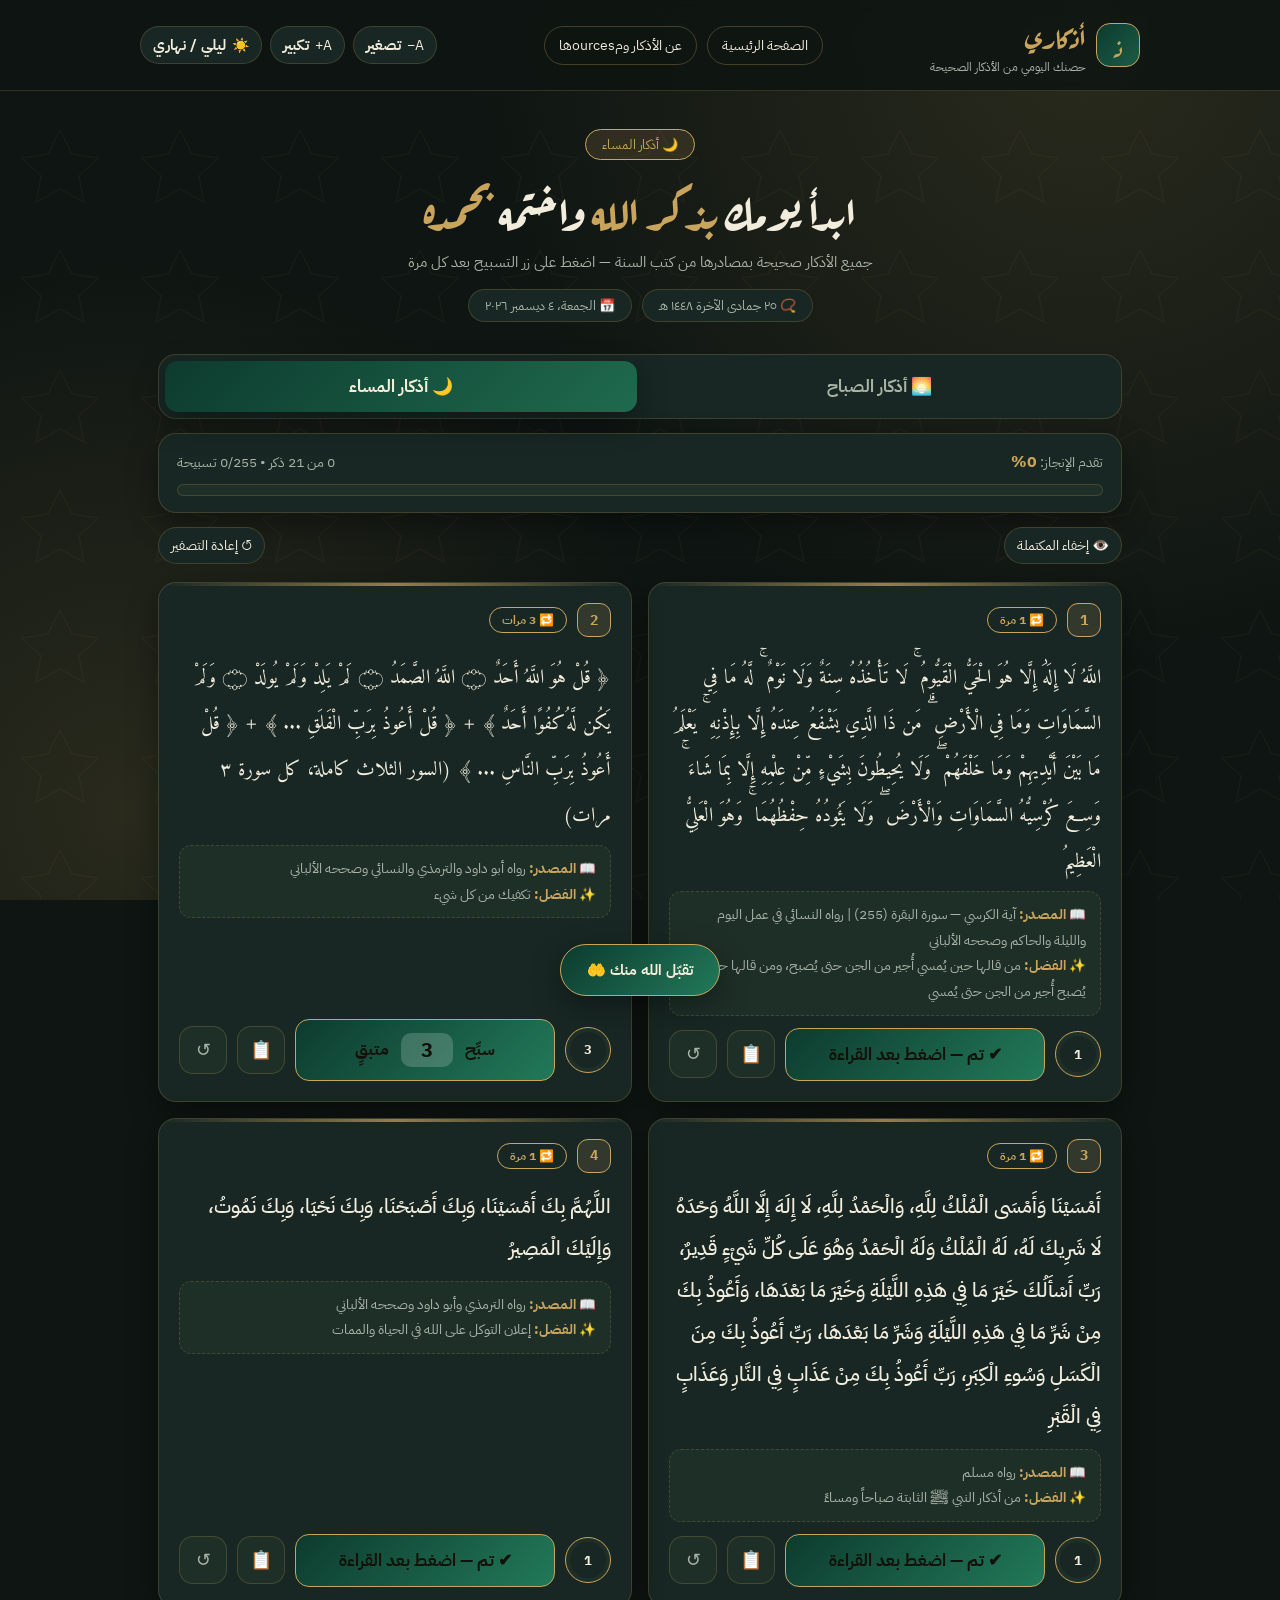
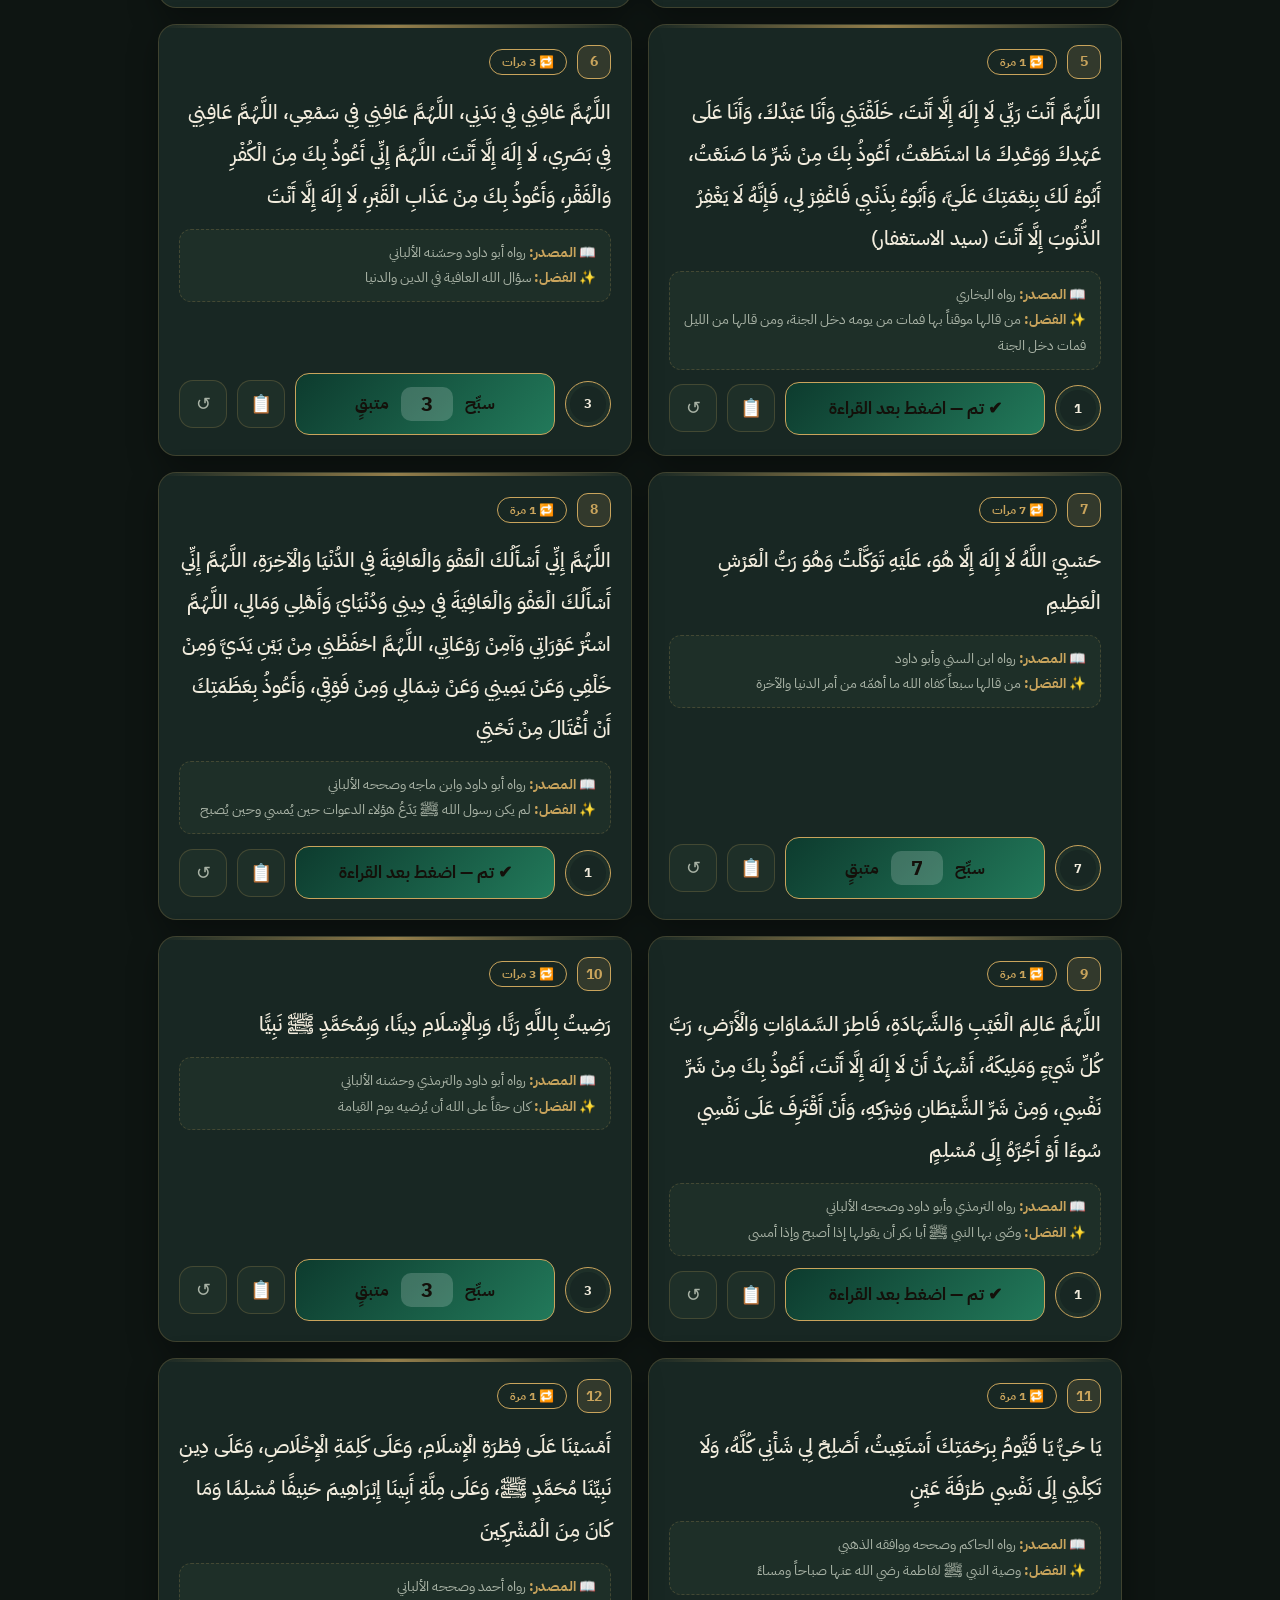
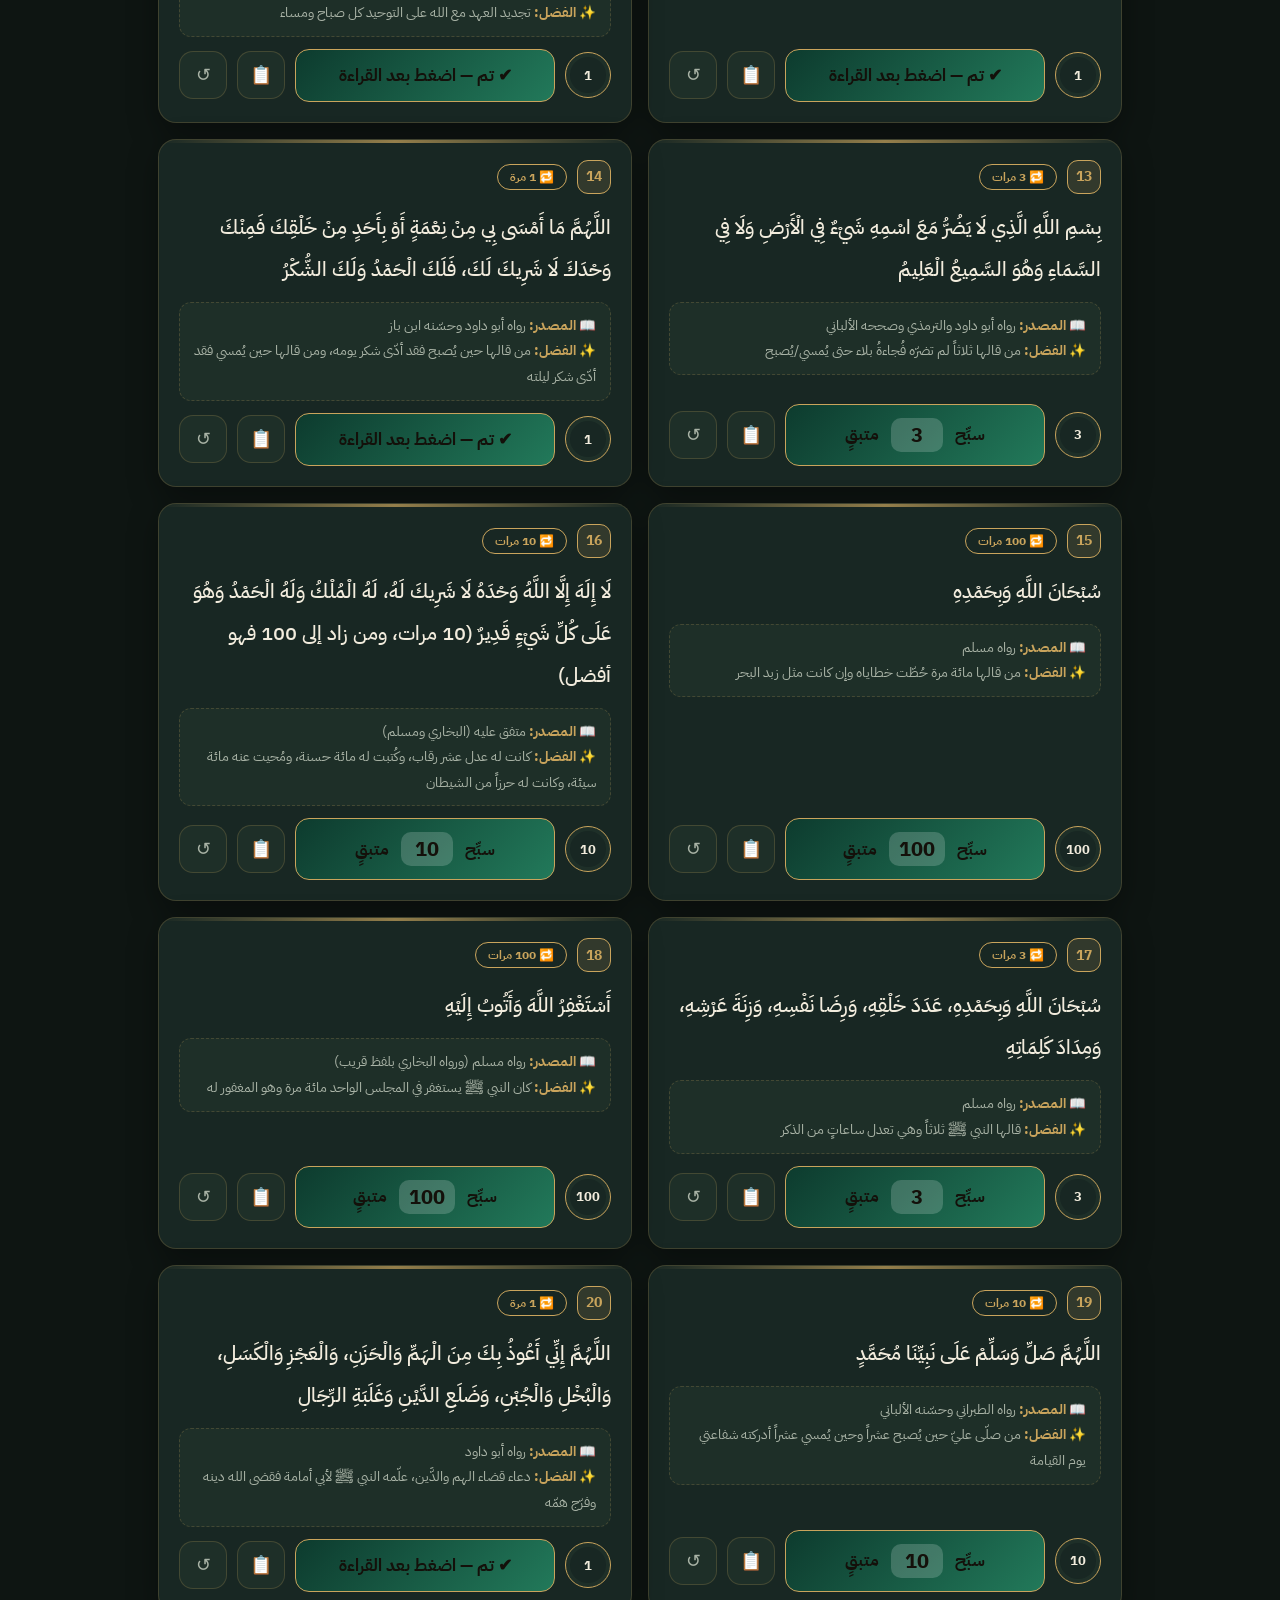
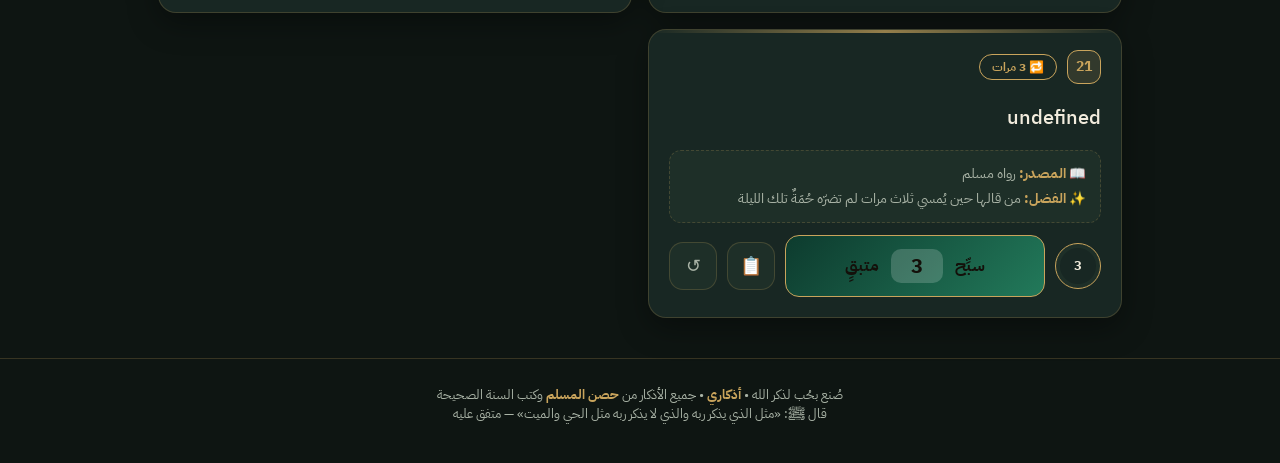
<file: index.html>
<!DOCTYPE html>
<html lang="ar" dir="rtl" data-theme="dark">
<head>
<meta charset="UTF-8">
<meta name="viewport" content="width=device-width, initial-scale=1.0">
<title>أذكاري | أذكار الصباح والمساء</title>
<meta name="description" content="موقع أذكاري - أذكار الصباح والمساء الصحيحة بمصادرها مع مسبحة إلكترونية لكل ذكر">
<meta name="theme-color" content="#0d3b2e">
<link rel="manifest" href="manifest.json">
<link rel="apple-touch-icon" href="icon.svg">
<link rel="preconnect" href="https://fonts.googleapis.com">
<link rel="preconnect" href="https://fonts.gstatic.com" crossorigin>
<!-- خط ثمانية: IBM Plex Sans Arabic (الخط المعتمد في هوية ثمانية) + خط أميري للنصوص القرآنية -->
<link href="https://fonts.googleapis.com/css2?family=IBM+Plex+Sans+Arabic:wght@300;400;500;600;700&family=Amiri+Quran&family=Aref+Ruqaa:wght@400;700&display=swap" rel="stylesheet">
<style>
  :root{
    --text-size: 20px;
    --radius: 18px;
    --gold: #c9a45c;
    --gold-soft: rgba(201,164,92,.15);
    --transition: .25s ease;
  }
  html[data-theme="dark"]{
    --bg: #0e1512;
    --bg2: #14201a;
    --card: #182723;
    --card2: #1e2f28;
    --ink: #f2ecdd;
    --muted: #a9b3a6;
    --line: rgba(201,164,92,.22);
    --shadow: 0 10px 30px rgba(0,0,0,.35);
    --header-bg: rgba(14,21,18,.88);
    --pattern-opacity: .05;
    --btn-ink: #14100a;
  }
  html[data-theme="light"]{
    --bg: #f7f3e8;
    --bg2: #fffdf6;
    --card: #ffffff;
    --card2: #faf5e9;
    --ink: #2b2620;
    --muted: #7a7264;
    --line: rgba(160,120,50,.28);
    --shadow: 0 10px 25px rgba(120,90,30,.12);
    --header-bg: rgba(247,243,232,.92);
    --pattern-opacity: .06;
    --btn-ink: #fffdf6;
  }
  *{box-sizing:border-box;margin:0;padding:0}
  body{
    font-family:'IBM Plex Sans Arabic',Tahoma,sans-serif;
    background:var(--bg);
    color:var(--ink);
    min-height:100vh;
    transition:background var(--transition),color var(--transition);
    background-image:
      radial-gradient(circle at 85% 5%, var(--gold-soft), transparent 45%),
      radial-gradient(circle at 10% 90%, var(--gold-soft), transparent 40%);
    background-attachment:fixed;
  }
  body::before{
    content:"";
    position:fixed;inset:0;pointer-events:none;z-index:0;
    opacity:var(--pattern-opacity);
    background-image:url("data:image/svg+xml,%3Csvg xmlns='http://www.w3.org/2000/svg' width='120' height='120' viewBox='0 0 120 120'%3E%3Cpath d='M60 10l12 24 26 4-19 18 5 26-24-13-24 13 5-26-19-18 26-4z' fill='none' stroke='%23c9a45c' stroke-width='1.5'/%3E%3C/svg%3E");
    background-size:120px 120px;
  }
  header{
    position:sticky;top:0;z-index:50;
    background:var(--header-bg);
    backdrop-filter:blur(12px);
    border-bottom:1px solid var(--line);
  }
  .wrap{max-width:1000px;margin:0 auto;padding:0 18px;position:relative;z-index:1}
  .topbar{display:flex;align-items:center;justify-content:space-between;gap:10px;padding:14px 0;flex-wrap:wrap}
  .page-nav{display:flex;gap:10px}
  .page-nav a{
    color:#f2ecdd;text-decoration:none;padding:8px 14px;border:1px solid rgba(201,164,92,.3);
    border-radius:50px;font-size:14px;transition:.2s;font-family:inherit;
  }
  .page-nav a:hover{border-color:#c9a45c;color:#c9a45c;background:rgba(201,164,92,.15)}
  .logo{display:flex;align-items:center;gap:10px}
  .logo .mark{
    width:44px;height:44px;border-radius:14px;display:grid;place-items:center;
    background:linear-gradient(135deg,#0d3b2e,#1c5c46);
    border:1px solid var(--gold);color:var(--gold);
    font-family:'Aref Ruqaa',serif;font-size:26px;line-height:1;
  }
  html[data-theme="light"] .logo .mark{color:#f7f3e8}
  .logo h1{font-family:'Aref Ruqaa',serif;font-size:28px;color:var(--gold)}
  .logo small{display:block;font-family:'IBM Plex Sans Arabic';font-size:12px;color:var(--muted);font-weight:400}
  .controls{display:flex;align-items:center;gap:8px;flex-wrap:wrap}
  .ctl{
    display:flex;align-items:center;gap:6px;
    background:var(--card);border:1px solid var(--line);color:var(--ink);
    border-radius:999px;padding:7px 12px;font-size:14px;cursor:pointer;
    font-family:inherit;transition:var(--transition);
  }
  .ctl:hover{border-color:var(--gold);transform:translateY(-1px)}
  .ctl b{font-size:15px}
  .hero{text-align:center;padding:38px 18px 10px}
  .hero .pill{
    display:inline-block;border:1px solid var(--gold);color:var(--gold);
    border-radius:999px;padding:5px 16px;font-size:13px;margin-bottom:14px;background:var(--gold-soft);
  }
  .hero h2{font-family:'Aref Ruqaa',serif;font-size:clamp(30px,5vw,46px);line-height:1.5}
  .hero h2 span{color:var(--gold)}
  .hero p{color:var(--muted);margin-top:8px;font-size:15px}
  .dates{display:flex;gap:10px;justify-content:center;margin-top:16px;flex-wrap:wrap}
  .dates span{background:var(--card);border:1px solid var(--line);border-radius:999px;padding:6px 16px;font-size:13px;color:var(--muted)}
  .tabs{
    display:flex;background:var(--card);border:1px solid var(--line);
    border-radius:18px;padding:6px;margin:22px 0 6px;gap:6px;
  }
  .tab{
    flex:1;border:none;background:transparent;color:var(--muted);
    font-family:inherit;font-size:17px;font-weight:700;
    padding:13px;border-radius:13px;cursor:pointer;transition:var(--transition);
    display:flex;align-items:center;justify-content:center;gap:8px;
  }
  .tab.active{background:linear-gradient(135deg,#0d3b2e,#1f6a4e);color:#f5eeda;box-shadow:var(--shadow)}
  html[data-theme="light"] .tab.active{color:#fff}
  .progress-box{background:var(--card);border:1px solid var(--line);border-radius:var(--radius);padding:16px 18px;margin:14px 0;box-shadow:var(--shadow)}
  .progress-row{display:flex;justify-content:space-between;align-items:center;font-size:14px;color:var(--muted);margin-bottom:10px;gap:8px;flex-wrap:wrap}
  .progress-row strong{color:var(--gold);font-size:16px}
  .bar{height:12px;background:var(--card2);border:1px solid var(--line);border-radius:999px;overflow:hidden}
  .bar i{display:block;height:100%;width:0;border-radius:999px;background:linear-gradient(90deg,#8a6d2f,var(--gold),#e8cf8f);transition:width .5s ease}
  .tools{display:flex;gap:8px;margin:12px 0 4px;flex-wrap:wrap}
  .tools .ghost{margin-inline-start:auto}
  .grid{display:grid;gap:16px;padding:14px 0 40px}
  @media(min-width:700px){.grid{grid-template-columns:1fr 1fr}}
  .card{
    background:var(--card);border:1px solid var(--line);border-radius:var(--radius);
    padding:20px;box-shadow:var(--shadow);position:relative;overflow:hidden;
    transition:var(--transition);display:flex;flex-direction:column;gap:12px;
  }
  .card::before{content:"";position:absolute;top:0;right:0;left:0;height:3px;background:linear-gradient(90deg,transparent,var(--gold),transparent);opacity:.7}
  .card.done{border-color:var(--gold);background:linear-gradient(180deg,var(--card),var(--gold-soft))}
  .card.done .dhikr{opacity:.75}
  .card-top{display:flex;align-items:center;gap:10px}
  .num{
    min-width:34px;height:34px;border-radius:11px;display:grid;place-items:center;
    background:var(--gold-soft);border:1px solid var(--gold);color:var(--gold);
    font-weight:700;font-size:14px;
  }
  .badge{font-size:12px;color:var(--muted);border:1px solid var(--line);border-radius:999px;padding:3px 12px}
  .badge.rep{color:var(--gold);border-color:var(--gold);font-weight:700}
  .done-tag{margin-inline-start:auto;font-size:12px;color:#2e7d4f;font-weight:700;display:none}
  html[data-theme="dark"] .done-tag{color:#7fd6a4}
  .card.done .done-tag{display:inline}
  .dhikr{font-size:var(--text-size);line-height:2.1;font-weight:500}
  .dhikr.quran{font-family:'Amiri Quran',serif;line-height:2.3}
  .meta{background:var(--card2);border:1px dashed var(--line);border-radius:12px;padding:10px 14px;font-size:13.5px;color:var(--muted);line-height:1.9}
  .meta strong{color:var(--gold)}
  .actions{display:flex;align-items:center;gap:10px;margin-top:auto;flex-wrap:wrap}
  .counter{
    flex:1;display:flex;align-items:center;justify-content:center;gap:12px;
    border:none;cursor:pointer;font-family:inherit;color:var(--btn-ink);
    background:linear-gradient(135deg,#0d3b2e,#22795a);
    border-radius:14px;padding:13px;font-size:17px;font-weight:700;
    transition:var(--transition);border:1px solid var(--gold);
  }
  html[data-theme="light"] .counter{color:#fff}
  .counter:hover{transform:translateY(-2px);box-shadow:var(--shadow)}
  .counter:active{transform:scale(.97)}
  .counter:disabled{opacity:.55;cursor:default;transform:none}
  .counter .left{
    background:rgba(255,255,255,.18);border-radius:10px;min-width:52px;padding:2px 10px;font-size:20px;
  }
  .icon-btn{
    width:48px;height:48px;border-radius:14px;border:1px solid var(--line);
    background:var(--card2);color:var(--muted);cursor:pointer;font-size:18px;transition:var(--transition);
  }
  .icon-btn:hover{color:var(--gold);border-color:var(--gold)}
  .ring{width:46px;height:46px;border-radius:50%;display:grid;place-items:center;font-size:13px;font-weight:700;flex-shrink:0;
    background:conic-gradient(var(--gold) calc(var(--p,0)*1%), var(--card2) 0);border:1px solid var(--gold)}
  .ring span{background:var(--card);border-radius:50%;width:36px;height:36px;display:grid;place-items:center}
  footer{text-align:center;color:var(--muted);font-size:13px;padding:26px 16px 40px;border-top:1px solid var(--line)}
  footer b{color:var(--gold)}
  .toast{
    position:fixed;bottom:24px;right:50%;transform:translateX(50%) translateY(120px);
    background:linear-gradient(135deg,#0d3b2e,#22795a);color:#f5eeda;
    padding:14px 26px;border-radius:999px;border:1px solid var(--gold);
    font-weight:700;z-index:99;transition:transform .4s ease;box-shadow:var(--shadow);font-size:15px;
  }
  .toast.show{transform:translateX(50%) translateY(0)}
  .empty{text-align:center;color:var(--muted);padding:50px 20px;font-size:16px}
</style>
</head>
<body>
<header>
  <div class="wrap topbar">
    <div class="logo">
      <div class="mark">ذ</div>
      <h1>أذكاري<small>حصنك اليومي من الأذكار الصحيحة</small></h1>
    </div>
    <nav class="page-nav">
      <a href="welcome.html">الصفحة الرئيسية</a>
      <a href="about.html">عن الأذكار ومourcesها</a>
    </nav>
    <div class="controls">
      <button class="ctl" id="fontMinus" title="تصغير الخط">A− <b>تصغير</b></button>
      <button class="ctl" id="fontPlus" title="تكبير الخط">A+ <b>تكبير</b></button>
      <button class="ctl" id="themeBtn" title="تبديل الثيم">🌙 <b>ليلي / نهاري</b></button>
    </div>
  </div>
</header>

<div class="wrap">
  <section class="hero">
    <div class="pill" id="greeting">🌅 أذكار الصباح</div>
    <h2>ابدأ يومك <span>بذكر الله</span> واختمه <span>بحمده</span></h2>
    <p>جميع الأذكار صحيحة بمصادرها من كتب السنة — اضغط على زر التسبيح بعد كل مرة</p>
    <div class="dates"><span id="hijri">—</span><span id="greg">—</span></div>
  </section>

  <nav class="tabs">
    <button class="tab active" data-tab="morning">🌅 أذكار الصباح</button>
    <button class="tab" data-tab="evening">🌙 أذكار المساء</button>
  </nav>

  <div class="progress-box">
    <div class="progress-row">
      <span>تقدم الإنجاز: <strong id="pct">0%</strong></span>
      <span id="count">0 من 0 ذكر</span>
    </div>
    <div class="bar"><i id="barFill"></i></div>
  </div>

  <div class="tools">
    <button class="ctl" id="hideDone">👁️ إخفاء المكتملة</button>
    <button class="ctl ghost" id="resetBtn">↺ إعادة التصفير</button>
  </div>

  <main class="grid" id="grid"></main>
</div>

<footer>
  صُنع بحُب لذكر الله • <b>أذكاري</b> • جميع الأذكار من <b>حصن المسلم</b> وكتب السنة الصحيحة<br>
  قال ﷺ: «مثل الذي يذكر ربه والذي لا يذكر ربه مثل الحي والميت» — متفق عليه
</footer>

<div class="toast" id="toast">تقبّل الله منك 🤲</div>

<script>
const ADHKAR = [
 {id:"kursi", quran:true, repeat:1, both:true,
  text:"اللَّهُ لَا إِلَٰهَ إِلَّا هُوَ الْحَيُّ الْقَيُّومُ ۚ لَا تَأْخُذُهُ سِنَةٌ وَلَا نَوْمٌ ۚ لَّهُ مَا فِي السَّمَاوَاتِ وَمَا فِي الْأَرْضِ ۗ مَن ذَا الَّذِي يَشْفَعُ عِندَهُ إِلَّا بِإِذْنِهِ ۚ يَعْلَمُ مَا بَيْنَ أَيْدِيهِمْ وَمَا خَلْفَهُمْ ۖ وَلَا يُحِيطُونَ بِشَيْءٍ مِّنْ عِلْمِهِ إِلَّا بِمَا شَاءَ ۚ وَسِعَ كُرْسِيُّهُ السَّمَاوَاتِ وَالْأَرْضَ ۖ وَلَا يَئُودُهُ حِفْظُهُمَا ۚ وَهُوَ الْعَلِيُّ الْعَظِيمُ",
  source:"آية الكرسي — سورة البقرة (255) | رواه النسائي في عمل اليوم والليلة والحاكم وصححه الألباني",
  virtue:"من قالها حين يُمسي أُجير من الجن حتى يُصبح، ومن قالها حين يُصبح أُجير من الجن حتى يُمسي"},
 {id:"ikhlas", quran:true, repeat:3, both:true,
  text:"﴿ قُلْ هُوَ اللَّهُ أَحَدٌ ۝ اللَّهُ الصَّمَدُ ۝ لَمْ يَلِدْ وَلَمْ يُولَدْ ۝ وَلَمْ يَكُن لَّهُ كُفُوًا أَحَدٌ ﴾ + ﴿ قُلْ أَعُوذُ بِرَبِّ الْفَلَقِ ... ﴾ + ﴿ قُلْ أَعُوذُ بِرَبِّ النَّاسِ ... ﴾ (السور الثلاث كاملة، كل سورة ٣ مرات)",
  source:"رواه أبو داود والترمذي والنسائي وصححه الألباني",
  virtue:"تكفيك من كل شيء"},
 {id:"malik", repeat:1,
  m:"أَصْبَحْنَا وَأَصْبَحَ الْمُلْكُ لِلَّهِ، وَالْحَمْدُ لِلَّهِ، لَا إِلَهَ إِلَّا اللَّهُ وَحْدَهُ لَا شَرِيكَ لَهُ، لَهُ الْمُلْكُ وَلَهُ الْحَمْدُ وَهُوَ عَلَى كُلِّ شَيْءٍ قَدِيرٌ، رَبِّ أَسْأَلُكَ خَيْرَ مَا فِي هَذَا الْيَوْمِ وَخَيْرَ مَا بَعْدَهُ، وَأَعُوذُ بِكَ مِنْ شَرِّ مَا فِي هَذَا الْيَوْمِ وَشَرِّ مَا بَعْدَهُ، رَبِّ أَعُوذُ بِكَ مِنَ الْكَسَلِ وَسُوءِ الْكِبَرِ، رَبِّ أَعُوذُ بِكَ مِنْ عَذَابٍ فِي النَّارِ وَعَذَابٍ فِي الْقَبْرِ",
  e:"أَمْسَيْنَا وَأَمْسَى الْمُلْكُ لِلَّهِ، وَالْحَمْدُ لِلَّهِ، لَا إِلَهَ إِلَّا اللَّهُ وَحْدَهُ لَا شَرِيكَ لَهُ، لَهُ الْمُلْكُ وَلَهُ الْحَمْدُ وَهُوَ عَلَى كُلِّ شَيْءٍ قَدِيرٌ، رَبِّ أَسْأَلُكَ خَيْرَ مَا فِي هَذِهِ اللَّيْلَةِ وَخَيْرَ مَا بَعْدَهَا، وَأَعُوذُ بِكَ مِنْ شَرِّ مَا فِي هَذِهِ اللَّيْلَةِ وَشَرِّ مَا بَعْدَهَا، رَبِّ أَعُوذُ بِكَ مِنَ الْكَسَلِ وَسُوءِ الْكِبَرِ، رَبِّ أَعُوذُ بِكَ مِنْ عَذَابٍ فِي النَّارِ وَعَذَابٍ فِي الْقَبْرِ",
  source:"رواه مسلم", virtue:"من أذكار النبي ﷺ الثابتة صباحاً ومساءً"},
 {id:"bika", repeat:1,
  m:"اللَّهُمَّ بِكَ أَصْبَحْنَا، وَبِكَ أَمْسَيْنَا، وَبِكَ نَحْيَا، وَبِكَ نَمُوتُ، وَإِلَيْكَ النُّشُورُ",
  e:"اللَّهُمَّ بِكَ أَمْسَيْنَا، وَبِكَ أَصْبَحْنَا، وَبِكَ نَحْيَا، وَبِكَ نَمُوتُ، وَإِلَيْكَ الْمَصِيرُ",
  source:"رواه الترمذي وأبو داود وصححه الألباني", virtue:"إعلان التوكل على الله في الحياة والممات"},
 {id:"sayyid", repeat:1, both:true,
  text:"اللَّهُمَّ أَنْتَ رَبِّي لَا إِلَهَ إِلَّا أَنْتَ، خَلَقْتَنِي وَأَنَا عَبْدُكَ، وَأَنَا عَلَى عَهْدِكَ وَوَعْدِكَ مَا اسْتَطَعْتُ، أَعُوذُ بِكَ مِنْ شَرِّ مَا صَنَعْتُ، أَبُوءُ لَكَ بِنِعْمَتِكَ عَلَيَّ، وَأَبُوءُ بِذَنْبِي فَاغْفِرْ لِي، فَإِنَّهُ لَا يَغْفِرُ الذُّنُوبَ إِلَّا أَنْتَ (سيد الاستغفار)",
  source:"رواه البخاري", virtue:"من قالها موقناً بها فمات من يومه دخل الجنة، ومن قالها من الليل فمات دخل الجنة"},
 {id:"aafini", repeat:3, both:true,
  text:"اللَّهُمَّ عَافِنِي فِي بَدَنِي، اللَّهُمَّ عَافِنِي فِي سَمْعِي، اللَّهُمَّ عَافِنِي فِي بَصَرِي، لَا إِلَهَ إِلَّا أَنْتَ، اللَّهُمَّ إِنِّي أَعُوذُ بِكَ مِنَ الْكُفْرِ وَالْفَقْرِ، وَأَعُوذُ بِكَ مِنْ عَذَابِ الْقَبْرِ، لَا إِلَهَ إِلَّا أَنْتَ",
  source:"رواه أبو داود وحسّنه الألباني", virtue:"سؤال الله العافية في الدين والدنيا"},
 {id:"hasbi", repeat:7, both:true,
  text:"حَسْبِيَ اللَّهُ لَا إِلَهَ إِلَّا هُوَ، عَلَيْهِ تَوَكَّلْتُ وَهُوَ رَبُّ الْعَرْشِ الْعَظِيمِ",
  source:"رواه ابن السني وأبو داود", virtue:"من قالها سبعاً كفاه الله ما أهمّه من أمر الدنيا والآخرة"},
 {id:"aafiyah", repeat:1, both:true,
  text:"اللَّهُمَّ إِنِّي أَسْأَلُكَ الْعَفْوَ وَالْعَافِيَةَ فِي الدُّنْيَا وَالْآخِرَةِ، اللَّهُمَّ إِنِّي أَسْأَلُكَ الْعَفْوَ وَالْعَافِيَةَ فِي دِينِي وَدُنْيَايَ وَأَهْلِي وَمَالِي، اللَّهُمَّ اسْتُرْ عَوْرَاتِي وَآمِنْ رَوْعَاتِي، اللَّهُمَّ احْفَظْنِي مِنْ بَيْنِ يَدَيَّ وَمِنْ خَلْفِي وَعَنْ يَمِينِي وَعَنْ شِمَالِي وَمِنْ فَوْقِي، وَأَعُوذُ بِعَظَمَتِكَ أَنْ أُغْتَالَ مِنْ تَحْتِي",
  source:"رواه أبو داود وابن ماجه وصححه الألباني", virtue:"لم يكن رسول الله ﷺ يَدَعُ هؤلاء الدعوات حين يُمسي وحين يُصبح"},
 {id:"aalim", repeat:1, both:true,
  text:"اللَّهُمَّ عَالِمَ الْغَيْبِ وَالشَّهَادَةِ، فَاطِرَ السَّمَاوَاتِ وَالْأَرْضِ، رَبَّ كُلِّ شَيْءٍ وَمَلِيكَهُ، أَشْهَدُ أَنْ لَا إِلَهَ إِلَّا أَنْتَ، أَعُوذُ بِكَ مِنْ شَرِّ نَفْسِي، وَمِنْ شَرِّ الشَّيْطَانِ وَشِرْكِهِ، وَأَنْ أَقْتَرِفَ عَلَى نَفْسِي سُوءًا أَوْ أَجُرَّهُ إِلَى مُسْلِمٍ",
  source:"رواه الترمذي وأبو داود وصححه الألباني", virtue:"وصّى بها النبي ﷺ أبا بكر أن يقولها إذا أصبح وإذا أمسى"},
 {id:"raditu", repeat:3, both:true,
  text:"رَضِيتُ بِاللَّهِ رَبًّا، وَبِالْإِسْلَامِ دِينًا، وَبِمُحَمَّدٍ ﷺ نَبِيًّا",
  source:"رواه أبو داود والترمذي وحسّنه الألباني", virtue:"كان حقاً على الله أن يُرضيه يوم القيامة"},
 {id:"hayyu", repeat:1, both:true,
  text:"يَا حَيُّ يَا قَيُّومُ بِرَحْمَتِكَ أَسْتَغِيثُ، أَصْلِحْ لِي شَأْنِي كُلَّهُ، وَلَا تَكِلْنِي إِلَى نَفْسِي طَرْفَةَ عَيْنٍ",
  source:"رواه الحاكم وصححه ووافقه الذهبي", virtue:"وصية النبي ﷺ لفاطمة رضي الله عنها صباحاً ومساءً"},
 {id:"fitrah", repeat:1,
  m:"أَصْبَحْنَا عَلَى فِطْرَةِ الْإِسْلَامِ، وَعَلَى كَلِمَةِ الْإِخْلَاصِ، وَعَلَى دِينِ نَبِيِّنَا مُحَمَّدٍ ﷺ، وَعَلَى مِلَّةِ أَبِينَا إِبْرَاهِيمَ حَنِيفًا مُسْلِمًا وَمَا كَانَ مِنَ الْمُشْرِكِينَ",
  e:"أَمْسَيْنَا عَلَى فِطْرَةِ الْإِسْلَامِ، وَعَلَى كَلِمَةِ الْإِخْلَاصِ، وَعَلَى دِينِ نَبِيِّنَا مُحَمَّدٍ ﷺ، وَعَلَى مِلَّةِ أَبِينَا إِبْرَاهِيمَ حَنِيفًا مُسْلِمًا وَمَا كَانَ مِنَ الْمُشْرِكِينَ",
  source:"رواه أحمد وصححه الألباني", virtue:"تجديد العهد مع الله على التوحيد كل صباح ومساء"},
 {id:"bismillah", repeat:3, both:true,
  text:"بِسْمِ اللَّهِ الَّذِي لَا يَضُرُّ مَعَ اسْمِهِ شَيْءٌ فِي الْأَرْضِ وَلَا فِي السَّمَاءِ وَهُوَ السَّمِيعُ الْعَلِيمُ",
  source:"رواه أبو داود والترمذي وصححه الألباني", virtue:"من قالها ثلاثاً لم تضرّه فُجاءةُ بلاء حتى يُمسي/يُصبح"},
 {id:"niamah", repeat:1,
  m:"اللَّهُمَّ مَا أَصْبَحَ بِي مِنْ نِعْمَةٍ أَوْ بِأَحَدٍ مِنْ خَلْقِكَ فَمِنْكَ وَحْدَكَ لَا شَرِيكَ لَكَ، فَلَكَ الْحَمْدُ وَلَكَ الشُّكْرُ",
  e:"اللَّهُمَّ مَا أَمْسَى بِي مِنْ نِعْمَةٍ أَوْ بِأَحَدٍ مِنْ خَلْقِكَ فَمِنْكَ وَحْدَكَ لَا شَرِيكَ لَكَ، فَلَكَ الْحَمْدُ وَلَكَ الشُّكْرُ",
  source:"رواه أبو داود وحسّنه ابن باز", virtue:"من قالها حين يُصبح فقد أدّى شكر يومه، ومن قالها حين يُمسي فقد أدّى شكر ليلته"},
 {id:"subhan100", repeat:100, both:true,
  text:"سُبْحَانَ اللَّهِ وَبِحَمْدِهِ",
  source:"رواه مسلم", virtue:"من قالها مائة مرة حُطّت خطاياه وإن كانت مثل زبد البحر"},
 {id:"tahlil", repeat:10, both:true,
  text:"لَا إِلَهَ إِلَّا اللَّهُ وَحْدَهُ لَا شَرِيكَ لَهُ، لَهُ الْمُلْكُ وَلَهُ الْحَمْدُ وَهُوَ عَلَى كُلِّ شَيْءٍ قَدِيرٌ (10 مرات، ومن زاد إلى 100 فهو أفضل)",
  source:"متفق عليه (البخاري ومسلم)", virtue:"كانت له عدل عشر رقاب، وكُتبت له مائة حسنة، ومُحيت عنه مائة سيئة، وكانت له حرزاً من الشيطان"},
 {id:"subhan3", repeat:3, both:true,
  text:"سُبْحَانَ اللَّهِ وَبِحَمْدِهِ، عَدَدَ خَلْقِهِ، وَرِضَا نَفْسِهِ، وَزِنَةَ عَرْشِهِ، وَمِدَادَ كَلِمَاتِهِ",
  source:"رواه مسلم", virtue:"قالها النبي ﷺ ثلاثاً وهي تعدل ساعاتٍ من الذكر"},
 {id:"istighfar", repeat:100, both:true,
  text:"أَسْتَغْفِرُ اللَّهَ وَأَتُوبُ إِلَيْهِ",
  source:"رواه مسلم (ورواه البخاري بلفظ قريب)", virtue:"كان النبي ﷺ يستغفر في المجلس الواحد مائة مرة وهو المغفور له"},
 {id:"salah", repeat:10, both:true,
  text:"اللَّهُمَّ صَلِّ وَسَلِّمْ عَلَى نَبِيِّنَا مُحَمَّدٍ",
  source:"رواه الطبراني وحسّنه الألباني", virtue:"من صلّى عليّ حين يُصبح عشراً وحين يُمسي عشراً أدركته شفاعتي يوم القيامة"},
 {id:"hamm", repeat:1, both:true,
  text:"اللَّهُمَّ إِنِّي أَعُوذُ بِكَ مِنَ الْهَمِّ وَالْحَزَنِ، وَالْعَجْزِ وَالْكَسَلِ، وَالْبُخْلِ وَالْجُبْنِ، وَضَلَعِ الدَّيْنِ وَغَلَبَةِ الرِّجَالِ",
  source:"رواه أبو داود", virtue:"دعاء قضاء الهم والدَّين، علّمه النبي ﷺ لأبي أمامة فقضى الله دينه وفرّج همّه"},
 {id:"kalimat", repeat:3, eveningOnly:true,
  text:"أَعُوذُ بِكَلِمَاتِ اللَّهِ التَّامَّاتِ مِنْ شَرِّ مَا خَلَقَ",
  source:"رواه مسلم", virtue:"من قالها حين يُمسي ثلاث مرات لم تضرّه حُمَةٌ تلك الليلة"},
 {id:"ilm", repeat:1, morningOnly:true,
  text:"اللَّهُمَّ إِنِّي أَسْأَلُكَ عِلْمًا نَافِعًا، وَرِزْقًا طَيِّبًا، وَعَمَلًا مُتَقَبَّلًا",
  source:"رواه ابن ماجه وصححه الألباني", virtue:"كان النبي ﷺ يقولها إذا صلّى الصبح حين يُسلّم"}
];

const $ = s => document.querySelector(s);
const grid = $("#grid");
let tab = (new Date().getHours() >= 4 && new Date().getHours() < 17) ? "morning" : "evening";
let hideDone = false;
let fontSize = parseInt(localStorage.getItem("adhkari-font") || "20", 10);
if(!Number.isFinite(fontSize)) fontSize = 20;
fontSize = Math.min(30, Math.max(14, fontSize));
let left = {}; // remaining per dhikr id

function todayKey(){
  const d = new Date();
  const mm = String(d.getMonth()+1).padStart(2,"0");
  const dd = String(d.getDate()).padStart(2,"0");
  return d.getFullYear()+"-"+mm+"-"+dd;
}
function storeKey(){ return "adhkari-"+todayKey()+"-"+tab; }
function loadLeft(list){
  try{
    const saved = JSON.parse(localStorage.getItem(storeKey()) || "{}");
    left = {};
    list.forEach(d => { left[d.id] = (typeof saved[d.id] === "number") ? saved[d.id] : d.repeat; });
  }catch{ left = {}; list.forEach(d => left[d.id] = d.repeat); }
}
function save(){ localStorage.setItem(storeKey(), JSON.stringify(left)); }

function visibleList(){
  return ADHKAR.filter(d => {
    if(tab === "morning" && d.eveningOnly) return false;
    if(tab === "evening" && d.morningOnly) return false;
    return true;
  });
}
function textOf(d){ return d.both ? d.text : (tab === "morning" ? d.m : d.e); }

function applyFont(){ document.documentElement.style.setProperty("--text-size", fontSize + "px"); }
function applyTheme(t){
  document.documentElement.dataset.theme = t;
  localStorage.setItem("adhkari-theme", t);
  const btn = $("#themeBtn");
  const icon = t === "dark" ? "☀️ " : "🌙 ";
  const first = btn.childNodes[0];
  if(first && first.nodeType === 3){ first.textContent = icon; }
  else{ btn.insertBefore(document.createTextNode(icon), btn.firstChild); }
}

function toast(msg){
  const t = $("#toast"); t.textContent = msg; t.classList.add("show");
  clearTimeout(t._h); t._h = setTimeout(()=>t.classList.remove("show"), 2200);
}

function render(){
  const list = visibleList();
  loadLeftIfNeeded(list);
  grid.innerHTML = "";
  let shown = 0;
  list.forEach((d, i) => {
    const rem = left[d.id];
    const done = rem <= 0;
    if(hideDone && done) return;
    shown++;
    const card = document.createElement("article");
    card.className = "card" + (done ? " done" : "");
    const pctRing = Math.round(((d.repeat - rem) / d.repeat) * 100);
    card.innerHTML = `
      <div class="card-top">
        <div class="num">${i+1}</div>
        <span class="badge rep">🔁 ${d.repeat} ${d.repeat === 1 ? "مرة" : "مرات"}</span>
        <span class="done-tag">✔ تم بحمد الله</span>
      </div>
      <p class="dhikr ${d.quran ? "quran" : ""}">${textOf(d)}</p>
      <div class="meta"><strong>📖 المصدر:</strong> ${d.source}<br><strong>✨ الفضل:</strong> ${d.virtue}</div>
      <div class="actions">
        <div class="ring" style="--p:${pctRing}"><span>${done ? "✔" : rem}</span></div>
        <button class="counter" ${done ? "disabled" : ""}>
          ${d.repeat === 1 ? (done ? "تم الذكر بحمد الله" : "✔ تم — اضغط بعد القراءة")
            : (done ? "اكتمل العدد بحمد الله" : `سبِّح <span class="left">${rem}</span> متبقٍ`)}
        </button>
        <button class="icon-btn" title="نسخ الذكر">📋</button>
        <button class="icon-btn" title="إعادة هذا الذكر">↺</button>
      </div>`;
    const [btn, copyBtn, resetOne] = card.querySelectorAll("button");
    btn.onclick = () => {
      if(left[d.id] > 0){
        left[d.id]--;
        if(navigator.vibrate) navigator.vibrate(15);
        save(); render();
        if(left[d.id] === 0){
          toast("✔ أحسنت! أتممت هذا الذكر");
          checkAllDone();
        }
      }
    };
    copyBtn.onclick = async () => {
      const txt = textOf(d);
      try{
        if(navigator.clipboard && window.isSecureContext !== false){
          await navigator.clipboard.writeText(txt);
        }else{ throw new Error("no-clipboard"); }
        toast("📋 تم نسخ الذكر");
      }catch{
        try{
          const ta = document.createElement("textarea");
          ta.value = txt;
          ta.style.position = "fixed"; ta.style.opacity = "0";
          document.body.appendChild(ta); ta.select();
          document.execCommand("copy"); ta.remove();
          toast("📋 تم نسخ الذكر");
        }catch{ toast("تعذّر النسخ"); }
      }
    };
    resetOne.onclick = () => { left[d.id] = d.repeat; save(); render(); };
    grid.appendChild(card);
  });
  if(shown === 0){
    grid.innerHTML = `<div class="empty">🎉 ما شاء الله! أتممت جميع الأذكار<br>تقبّل الله منك وجعله في ميزان حسناتك</div>`;
  }
  updateProgress(list);
}

let loadedFor = "";
function loadLeftIfNeeded(list){
  const k = storeKey();
  if(loadedFor !== k){ loadLeft(list); loadedFor = k; }
}

function updateProgress(list){
  const total = list.reduce((s,d)=>s+d.repeat,0);
  const doneCount = list.reduce((s,d)=>s+(d.repeat - left[d.id]),0);
  const finished = list.filter(d=>left[d.id] <= 0).length;
  const pct = total ? Math.round(doneCount/total*100) : 0;
  $("#pct").textContent = pct + "%";
  $("#barFill").style.width = pct + "%";
  $("#count").textContent = `${finished} من ${list.length} ذكر • ${doneCount}/${total} تسبيحة`;
}

function checkAllDone(){
  const list = visibleList();
  if(list.every(d => left[d.id] <= 0)) setTimeout(()=>toast("🎉 تقبّل الله! أتممت أذكار " + (tab === "morning" ? "الصباح" : "المساء")), 400);
}

// tabs
document.querySelectorAll(".tab").forEach(b => b.onclick = () => {
  document.querySelectorAll(".tab").forEach(x => x.classList.remove("active"));
  b.classList.add("active");
  tab = b.dataset.tab;
  $("#greeting").textContent = tab === "morning" ? "🌅 أذكار الصباح" : "🌙 أذكار المساء";
  render();
});

// controls
$("#fontPlus").onclick = () => { if(fontSize < 30){ fontSize += 2; localStorage.setItem("adhkari-font", fontSize); applyFont(); } };
$("#fontMinus").onclick = () => { if(fontSize > 14){ fontSize -= 2; localStorage.setItem("adhkari-font", fontSize); applyFont(); } };
$("#themeBtn").onclick = () => applyTheme(document.documentElement.dataset.theme === "dark" ? "light" : "dark");
$("#resetBtn").onclick = () => {
  visibleList().forEach(d => left[d.id] = d.repeat);
  save(); render(); toast("↺ تم تصفير العدادات");
};
$("#hideDone").onclick = (e) => {
  hideDone = !hideDone;
  e.currentTarget.innerHTML = hideDone ? "👁️ إظهار الكل" : "👁️ إخفاء المكتملة";
  render();
};

// dates
try{
  $("#hijri").textContent = "📿 " + new Intl.DateTimeFormat("ar-SA-u-ca-islamic",{day:"numeric",month:"long",year:"numeric"}).format(new Date());
}catch{ $("#hijri").textContent = "📿 التاريخ الهجري"; }
$("#greg").textContent = "📅 " + new Intl.DateTimeFormat("ar-EG",{weekday:"long",day:"numeric",month:"long",year:"numeric"}).format(new Date());

// init
applyFont();
applyTheme(localStorage.getItem("adhkari-theme") || "dark");
document.querySelector(`.tab[data-tab="${tab}"]`).classList.add("active");
document.querySelector(`.tab[data-tab="${tab === "morning" ? "evening" : "morning"}"]`).classList.remove("active");
$("#greeting").textContent = tab === "morning" ? "🌅 أذكار الصباح" : "🌙 أذكار المساء";
render();

// تثبيت خدمة العمل (Service Worker) لجعل التطبيق يعمل بدون إنترنت ويتيح تثبيته كتطبيق
if ("serviceWorker" in navigator) {
  navigator.serviceWorker.register("./service-worker.js")
    .then((reg) => console.log("✅ Service Worker تم تفعيله:", reg.scope))
    .catch((err) => console.log("❌ خطأ في تفعيل Service Worker:", err));
}

// إظهار رسالة تثبيت التطبيق على الجوال (PWA Install Prompt)
let deferredPrompt;
window.addEventListener("beforeinstallprompt", (e) => {
  e.preventDefault();
  deferredPrompt = e;
  const btn = document.createElement("button");
  btn.textContent = "📲 تثبيت تطبيق أذكاري";
  btn.style.cssText = "position:fixed;bottom:24px;right:50%;transform:translateX(50%);z-index:100;padding:12px 24px;background:#0d3b2e;color:#f5eeda;border:none;border-radius:50px;font-size:15px;font-weight:700;cursor:pointer;box-shadow:0 4px 12px rgba(0,0,0,.3);font-family:inherit;";
  btn.onclick = async () => {
    if (deferredPrompt) {
      deferredPrompt.prompt();
      const { outcome } = await deferredPrompt.userChoice;
      if (outcome === "accepted") console.log("✅ المستخدم وافق على تثبيت التطبيق");
      deferredPrompt = null;
      btn.remove();
    }
  };
  document.body.appendChild(btn);
});
</script>
</body>
</html>
</file>
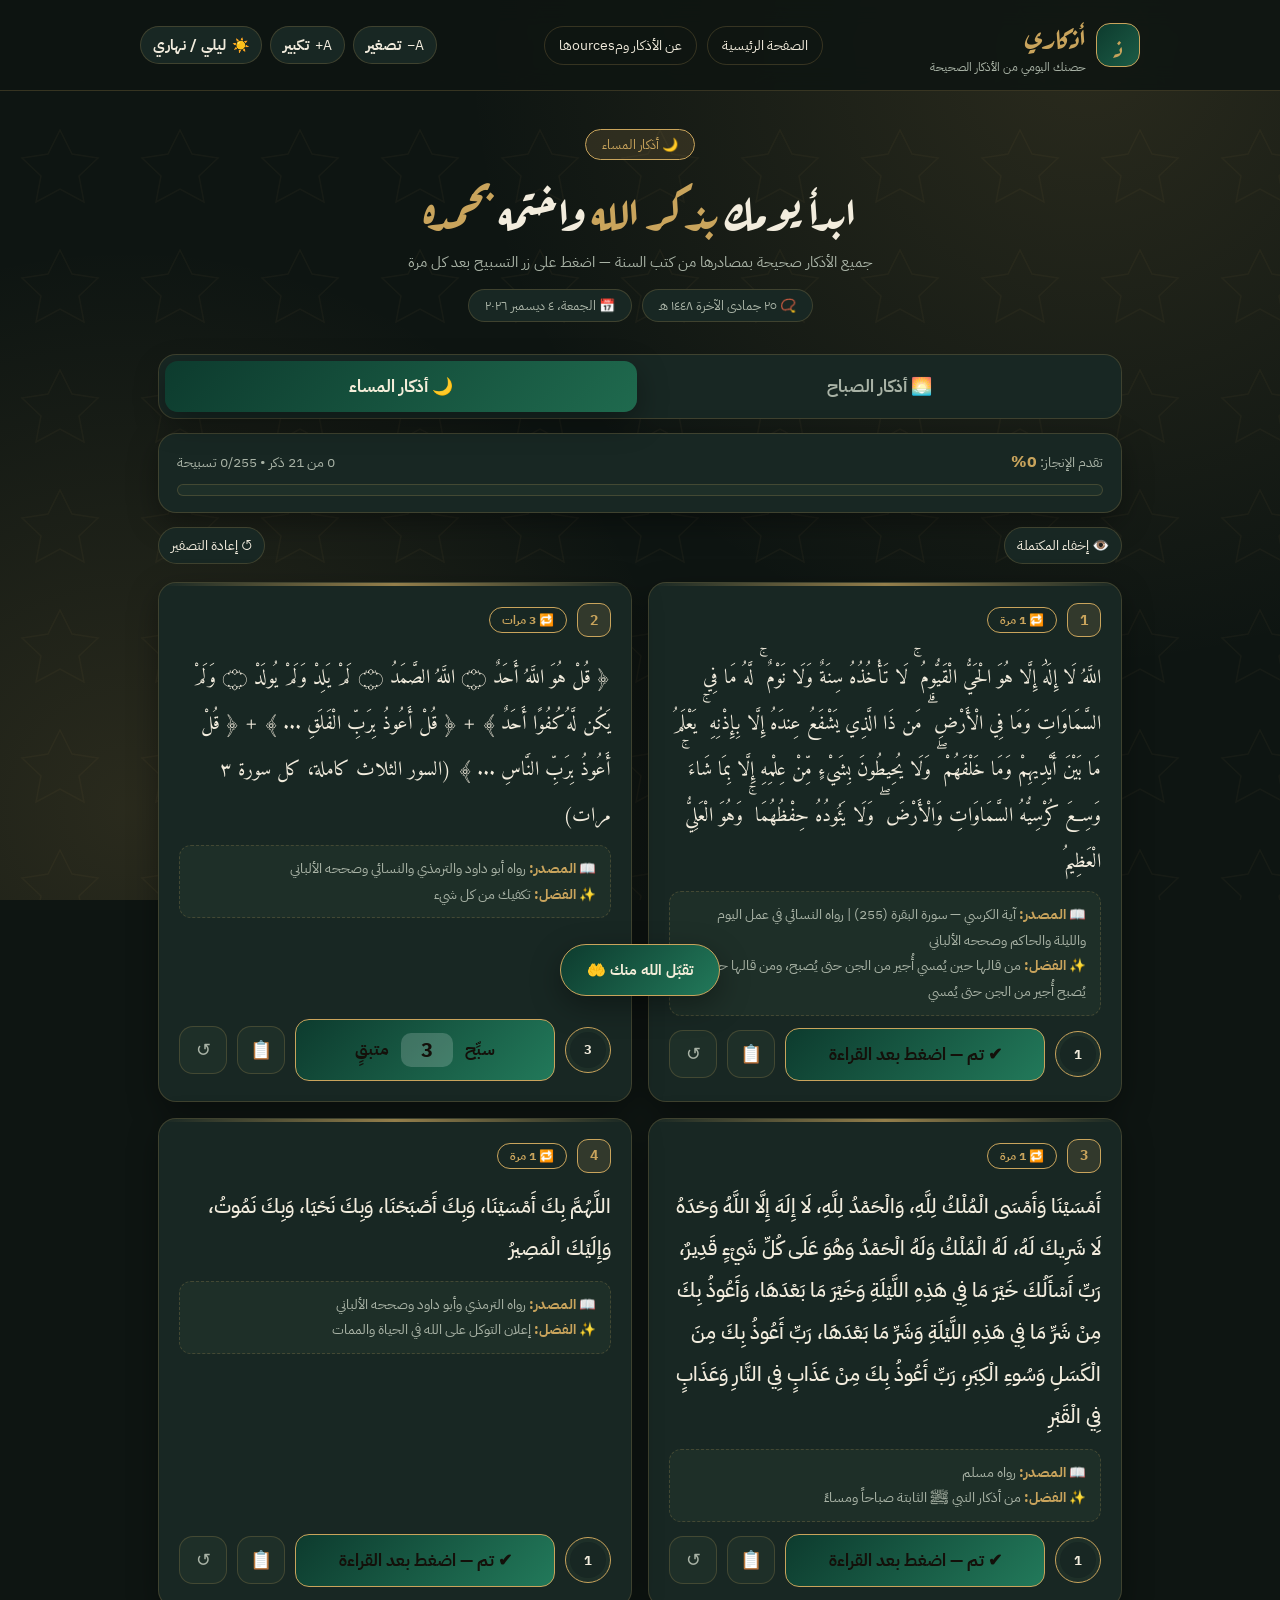
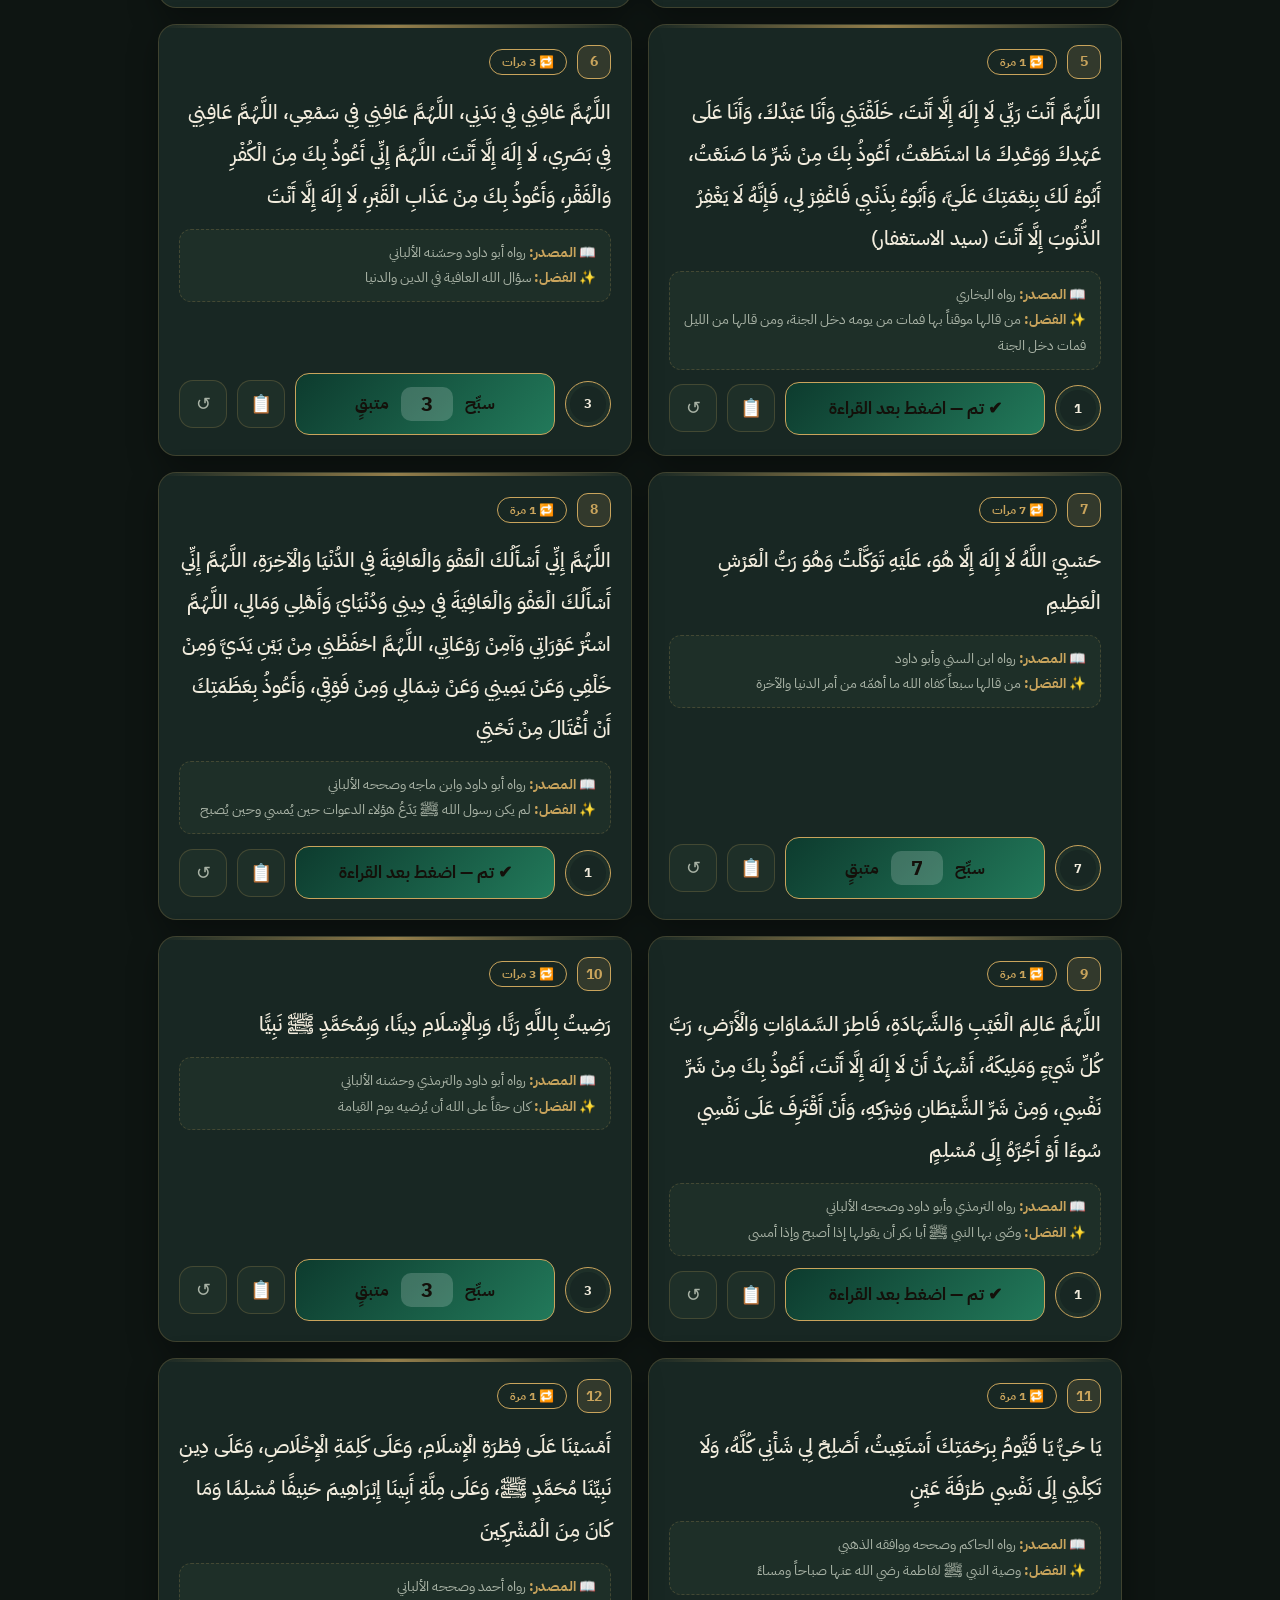
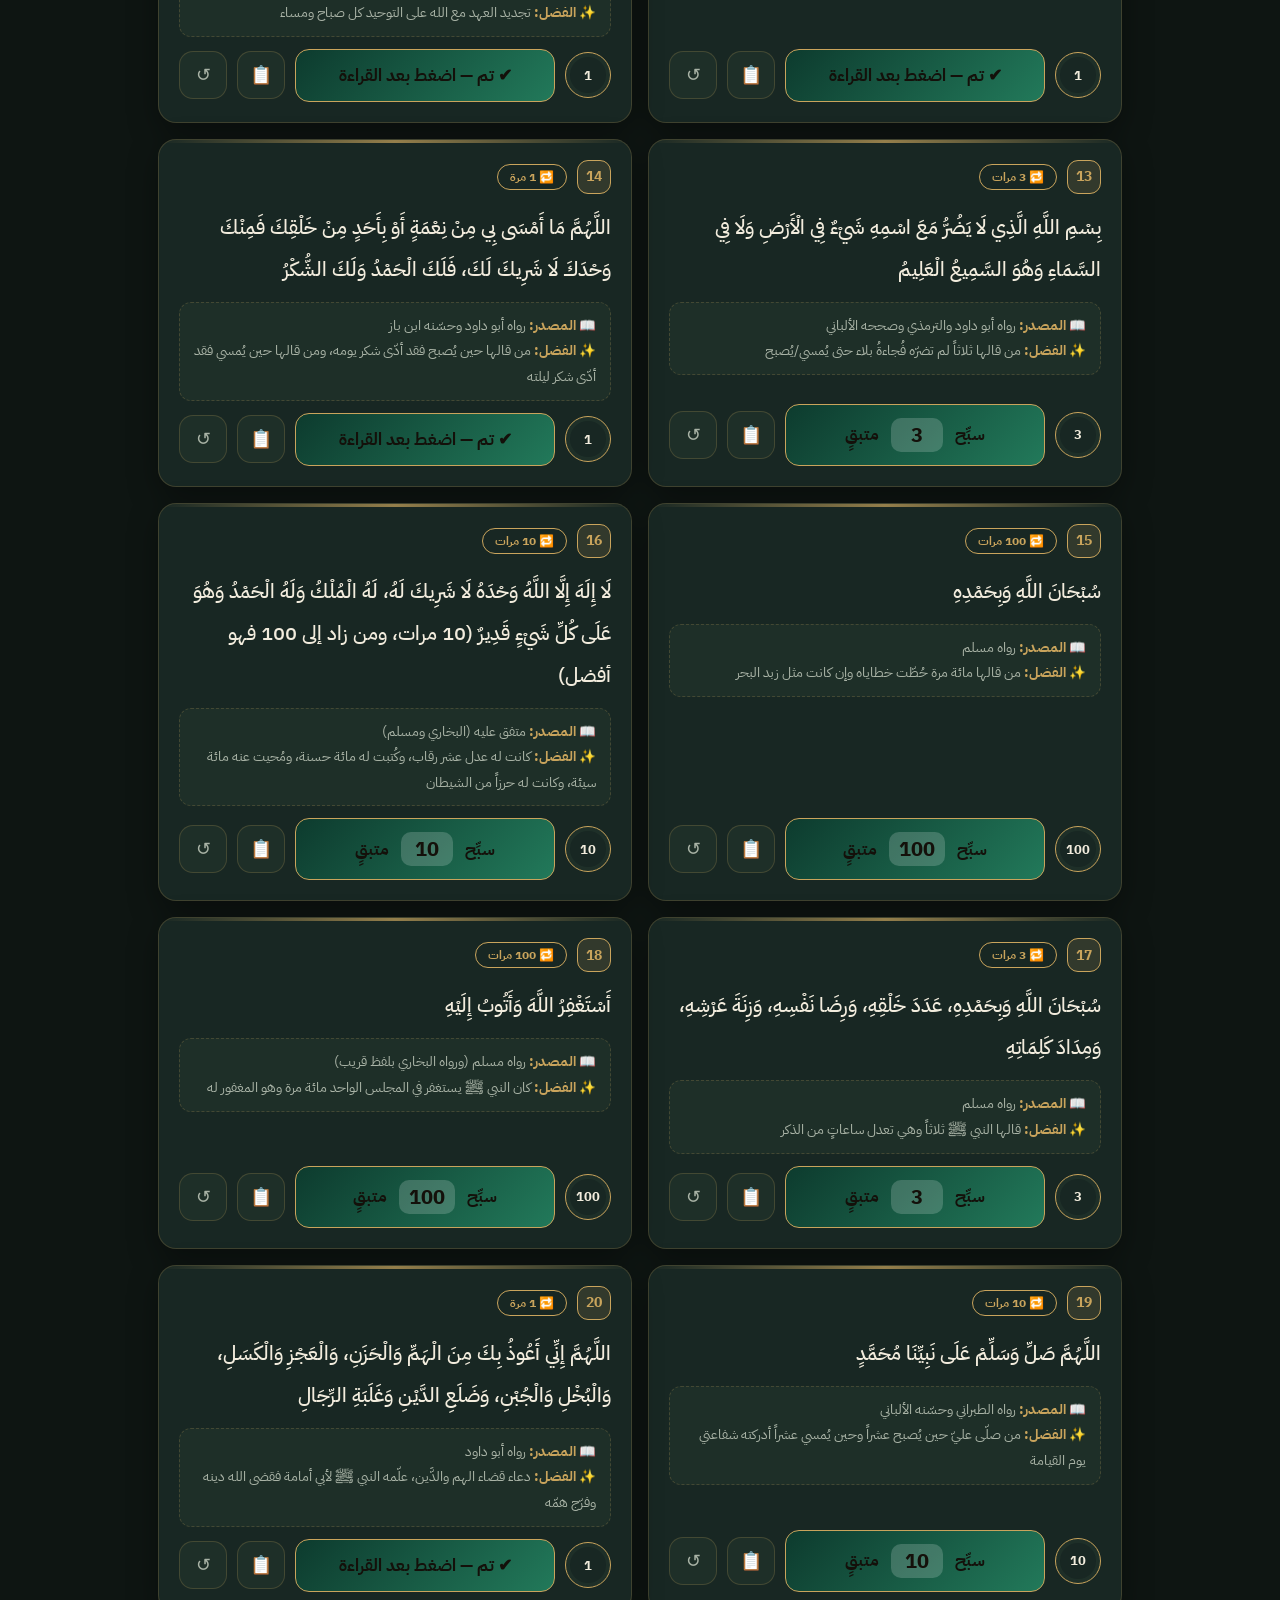
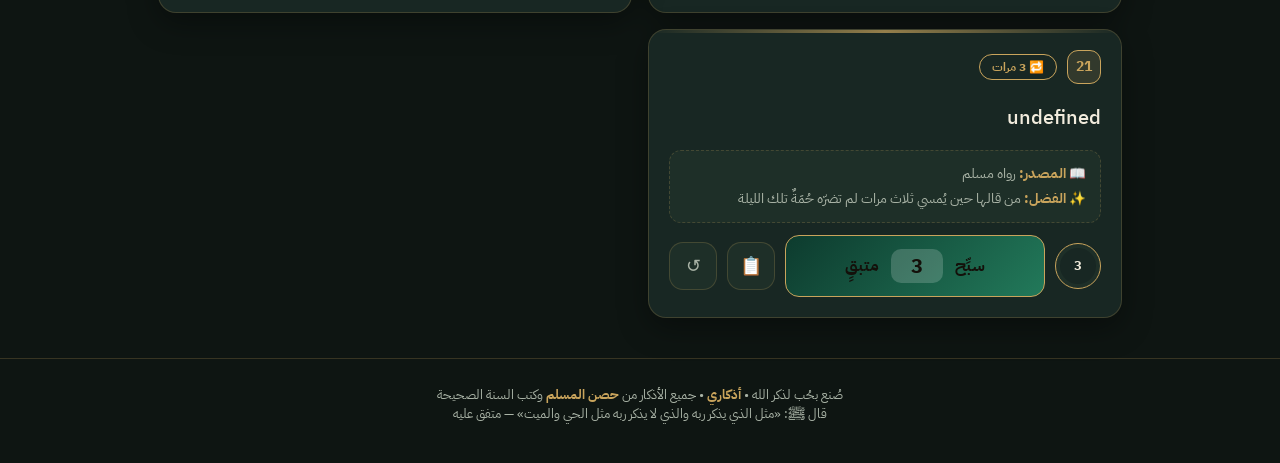
<file: azkari-upload/index.html>
<!DOCTYPE html>
<html lang="ar" dir="rtl" data-theme="dark">
<head>
<meta charset="UTF-8">
<meta name="viewport" content="width=device-width, initial-scale=1.0">
<title>أذكاري | أذكار الصباح والمساء</title>
<meta name="description" content="موقع أذكاري - أذكار الصباح والمساء الصحيحة بمصادرها مع مسبحة إلكترونية لكل ذكر">
<meta name="theme-color" content="#0d3b2e">
<link rel="manifest" href="manifest.json">
<link rel="apple-touch-icon" href="icon.svg">
<link rel="preconnect" href="https://fonts.googleapis.com">
<link rel="preconnect" href="https://fonts.gstatic.com" crossorigin>
<!-- خط ثمانية: IBM Plex Sans Arabic (الخط المعتمد في هوية ثمانية) + خط أميري للنصوص القرآنية -->
<link href="https://fonts.googleapis.com/css2?family=IBM+Plex+Sans+Arabic:wght@300;400;500;600;700&family=Amiri+Quran&family=Aref+Ruqaa:wght@400;700&display=swap" rel="stylesheet">
<style>
  :root{
    --text-size: 20px;
    --radius: 18px;
    --gold: #c9a45c;
    --gold-soft: rgba(201,164,92,.15);
    --transition: .25s ease;
  }
  html[data-theme="dark"]{
    --bg: #0e1512;
    --bg2: #14201a;
    --card: #182723;
    --card2: #1e2f28;
    --ink: #f2ecdd;
    --muted: #a9b3a6;
    --line: rgba(201,164,92,.22);
    --shadow: 0 10px 30px rgba(0,0,0,.35);
    --header-bg: rgba(14,21,18,.88);
    --pattern-opacity: .05;
    --btn-ink: #14100a;
  }
  html[data-theme="light"]{
    --bg: #f7f3e8;
    --bg2: #fffdf6;
    --card: #ffffff;
    --card2: #faf5e9;
    --ink: #2b2620;
    --muted: #7a7264;
    --line: rgba(160,120,50,.28);
    --shadow: 0 10px 25px rgba(120,90,30,.12);
    --header-bg: rgba(247,243,232,.92);
    --pattern-opacity: .06;
    --btn-ink: #fffdf6;
  }
  *{box-sizing:border-box;margin:0;padding:0}
  body{
    font-family:'IBM Plex Sans Arabic',Tahoma,sans-serif;
    background:var(--bg);
    color:var(--ink);
    min-height:100vh;
    transition:background var(--transition),color var(--transition);
    background-image:
      radial-gradient(circle at 85% 5%, var(--gold-soft), transparent 45%),
      radial-gradient(circle at 10% 90%, var(--gold-soft), transparent 40%);
    background-attachment:fixed;
  }
  body::before{
    content:"";
    position:fixed;inset:0;pointer-events:none;z-index:0;
    opacity:var(--pattern-opacity);
    background-image:url("data:image/svg+xml,%3Csvg xmlns='http://www.w3.org/2000/svg' width='120' height='120' viewBox='0 0 120 120'%3E%3Cpath d='M60 10l12 24 26 4-19 18 5 26-24-13-24 13 5-26-19-18 26-4z' fill='none' stroke='%23c9a45c' stroke-width='1.5'/%3E%3C/svg%3E");
    background-size:120px 120px;
  }
  header{
    position:sticky;top:0;z-index:50;
    background:var(--header-bg);
    backdrop-filter:blur(12px);
    border-bottom:1px solid var(--line);
  }
  .wrap{max-width:1000px;margin:0 auto;padding:0 18px;position:relative;z-index:1}
  .topbar{display:flex;align-items:center;justify-content:space-between;gap:10px;padding:14px 0;flex-wrap:wrap}
  .logo{display:flex;align-items:center;gap:10px}
  .logo .mark{
    width:44px;height:44px;border-radius:14px;display:grid;place-items:center;
    background:linear-gradient(135deg,#0d3b2e,#1c5c46);
    border:1px solid var(--gold);color:var(--gold);
    font-family:'Aref Ruqaa',serif;font-size:26px;line-height:1;
  }
  html[data-theme="light"] .logo .mark{color:#f7f3e8}
  .logo h1{font-family:'Aref Ruqaa',serif;font-size:28px;color:var(--gold)}
  .logo small{display:block;font-family:'IBM Plex Sans Arabic';font-size:12px;color:var(--muted);font-weight:400}
  .controls{display:flex;align-items:center;gap:8px;flex-wrap:wrap}
  .ctl{
    display:flex;align-items:center;gap:6px;
    background:var(--card);border:1px solid var(--line);color:var(--ink);
    border-radius:999px;padding:7px 12px;font-size:14px;cursor:pointer;
    font-family:inherit;transition:var(--transition);
  }
  .ctl:hover{border-color:var(--gold);transform:translateY(-1px)}
  .ctl b{font-size:15px}
  .hero{text-align:center;padding:38px 18px 10px}
  .hero .pill{
    display:inline-block;border:1px solid var(--gold);color:var(--gold);
    border-radius:999px;padding:5px 16px;font-size:13px;margin-bottom:14px;background:var(--gold-soft);
  }
  .hero h2{font-family:'Aref Ruqaa',serif;font-size:clamp(30px,5vw,46px);line-height:1.5}
  .hero h2 span{color:var(--gold)}
  .hero p{color:var(--muted);margin-top:8px;font-size:15px}
  .dates{display:flex;gap:10px;justify-content:center;margin-top:16px;flex-wrap:wrap}
  .dates span{background:var(--card);border:1px solid var(--line);border-radius:999px;padding:6px 16px;font-size:13px;color:var(--muted)}
  .tabs{
    display:flex;background:var(--card);border:1px solid var(--line);
    border-radius:18px;padding:6px;margin:22px 0 6px;gap:6px;
  }
  .tab{
    flex:1;border:none;background:transparent;color:var(--muted);
    font-family:inherit;font-size:17px;font-weight:700;
    padding:13px;border-radius:13px;cursor:pointer;transition:var(--transition);
    display:flex;align-items:center;justify-content:center;gap:8px;
  }
  .tab.active{background:linear-gradient(135deg,#0d3b2e,#1f6a4e);color:#f5eeda;box-shadow:var(--shadow)}
  html[data-theme="light"] .tab.active{color:#fff}
  .progress-box{background:var(--card);border:1px solid var(--line);border-radius:var(--radius);padding:16px 18px;margin:14px 0;box-shadow:var(--shadow)}
  .progress-row{display:flex;justify-content:space-between;align-items:center;font-size:14px;color:var(--muted);margin-bottom:10px;gap:8px;flex-wrap:wrap}
  .progress-row strong{color:var(--gold);font-size:16px}
  .bar{height:12px;background:var(--card2);border:1px solid var(--line);border-radius:999px;overflow:hidden}
  .bar i{display:block;height:100%;width:0;border-radius:999px;background:linear-gradient(90deg,#8a6d2f,var(--gold),#e8cf8f);transition:width .5s ease}
  .tools{display:flex;gap:8px;margin:12px 0 4px;flex-wrap:wrap}
  .tools .ghost{margin-inline-start:auto}
  .grid{display:grid;gap:16px;padding:14px 0 40px}
  @media(min-width:700px){.grid{grid-template-columns:1fr 1fr}}
  .card{
    background:var(--card);border:1px solid var(--line);border-radius:var(--radius);
    padding:20px;box-shadow:var(--shadow);position:relative;overflow:hidden;
    transition:var(--transition);display:flex;flex-direction:column;gap:12px;
  }
  .card::before{content:"";position:absolute;top:0;right:0;left:0;height:3px;background:linear-gradient(90deg,transparent,var(--gold),transparent);opacity:.7}
  .card.done{border-color:var(--gold);background:linear-gradient(180deg,var(--card),var(--gold-soft))}
  .card.done .dhikr{opacity:.75}
  .card-top{display:flex;align-items:center;gap:10px}
  .num{
    min-width:34px;height:34px;border-radius:11px;display:grid;place-items:center;
    background:var(--gold-soft);border:1px solid var(--gold);color:var(--gold);
    font-weight:700;font-size:14px;
  }
  .badge{font-size:12px;color:var(--muted);border:1px solid var(--line);border-radius:999px;padding:3px 12px}
  .badge.rep{color:var(--gold);border-color:var(--gold);font-weight:700}
  .done-tag{margin-inline-start:auto;font-size:12px;color:#2e7d4f;font-weight:700;display:none}
  html[data-theme="dark"] .done-tag{color:#7fd6a4}
  .card.done .done-tag{display:inline}
  .dhikr{font-size:var(--text-size);line-height:2.1;font-weight:500}
  .dhikr.quran{font-family:'Amiri Quran',serif;line-height:2.3}
  .meta{background:var(--card2);border:1px dashed var(--line);border-radius:12px;padding:10px 14px;font-size:13.5px;color:var(--muted);line-height:1.9}
  .meta strong{color:var(--gold)}
  .actions{display:flex;align-items:center;gap:10px;margin-top:auto;flex-wrap:wrap}
  .counter{
    flex:1;display:flex;align-items:center;justify-content:center;gap:12px;
    border:none;cursor:pointer;font-family:inherit;color:var(--btn-ink);
    background:linear-gradient(135deg,#0d3b2e,#22795a);
    border-radius:14px;padding:13px;font-size:17px;font-weight:700;
    transition:var(--transition);border:1px solid var(--gold);
  }
  html[data-theme="light"] .counter{color:#fff}
  .counter:hover{transform:translateY(-2px);box-shadow:var(--shadow)}
  .counter:active{transform:scale(.97)}
  .counter:disabled{opacity:.55;cursor:default;transform:none}
  .counter .left{
    background:rgba(255,255,255,.18);border-radius:10px;min-width:52px;padding:2px 10px;font-size:20px;
  }
  .icon-btn{
    width:48px;height:48px;border-radius:14px;border:1px solid var(--line);
    background:var(--card2);color:var(--muted);cursor:pointer;font-size:18px;transition:var(--transition);
  }
  .icon-btn:hover{color:var(--gold);border-color:var(--gold)}
  .ring{width:46px;height:46px;border-radius:50%;display:grid;place-items:center;font-size:13px;font-weight:700;flex-shrink:0;
    background:conic-gradient(var(--gold) calc(var(--p,0)*1%), var(--card2) 0);border:1px solid var(--gold)}
  .ring span{background:var(--card);border-radius:50%;width:36px;height:36px;display:grid;place-items:center}
  footer{text-align:center;color:var(--muted);font-size:13px;padding:26px 16px 40px;border-top:1px solid var(--line)}
  footer b{color:var(--gold)}
  .toast{
    position:fixed;bottom:24px;right:50%;transform:translateX(50%) translateY(120px);
    background:linear-gradient(135deg,#0d3b2e,#22795a);color:#f5eeda;
    padding:14px 26px;border-radius:999px;border:1px solid var(--gold);
    font-weight:700;z-index:99;transition:transform .4s ease;box-shadow:var(--shadow);font-size:15px;
  }
  .toast.show{transform:translateX(50%) translateY(0)}
  .empty{text-align:center;color:var(--muted);padding:50px 20px;font-size:16px}
  .page-nav{display:flex;gap:10px}
  .page-nav a{
    color:var(--ink);text-decoration:none;padding:8px 14px;border:1px solid var(--line);
    border-radius:50px;font-size:14px;transition:var(--transition);font-family:inherit;
  }
  .page-nav a:hover{border-color:var(--gold);color:var(--gold);background:var(--gold-soft)}
</style>
</head>
<body>
<header>
  <div class="wrap topbar">
    <div class="logo">
      <div class="mark">ذ</div>
      <h1>أذكاري<small>حصنك اليومي من الأذكار الصحيحة</small></h1>
    </div>
    <nav class="page-nav">
      <a href="../welcome.html">الصفحة الرئيسية</a>
      <a href="../about.html">عن الأذكار ومourcesها</a>
    </nav>
    <div class="controls">
      <button class="ctl" id="fontMinus" title="تصغير الخط">A− <b>تصغير</b></button>
      <button class="ctl" id="fontPlus" title="تكبير الخط">A+ <b>تكبير</b></button>
      <button class="ctl" id="themeBtn" title="تبديل الثيم">🌙 <b>ليلي / نهاري</b></button>
    </div>
  </div>
</header>

<div class="wrap">
  <section class="hero">
    <div class="pill" id="greeting">🌅 أذكار الصباح</div>
    <h2>ابدأ يومك <span>بذكر الله</span> واختمه <span>بحمده</span></h2>
    <p>جميع الأذكار صحيحة بمصادرها من كتب السنة — اضغط على زر التسبيح بعد كل مرة</p>
    <div class="dates"><span id="hijri">—</span><span id="greg">—</span></div>
  </section>

  <nav class="tabs">
    <button class="tab active" data-tab="morning">🌅 أذكار الصباح</button>
    <button class="tab" data-tab="evening">🌙 أذكار المساء</button>
  </nav>

  <div class="progress-box">
    <div class="progress-row">
      <span>تقدم الإنجاز: <strong id="pct">0%</strong></span>
      <span id="count">0 من 0 ذكر</span>
    </div>
    <div class="bar"><i id="barFill"></i></div>
  </div>

  <div class="tools">
    <button class="ctl" id="hideDone">👁️ إخفاء المكتملة</button>
    <button class="ctl ghost" id="resetBtn">↺ إعادة التصفير</button>
  </div>

  <main class="grid" id="grid"></main>
</div>

<footer>
  صُنع بحُب لذكر الله • <b>أذكاري</b> • جميع الأذكار من <b>حصن المسلم</b> وكتب السنة الصحيحة<br>
  قال ﷺ: «مثل الذي يذكر ربه والذي لا يذكر ربه مثل الحي والميت» — متفق عليه
</footer>

<div class="toast" id="toast">تقبّل الله منك 🤲</div>

<script>
const ADHKAR = [
 {id:"kursi", quran:true, repeat:1, both:true,
  text:"اللَّهُ لَا إِلَٰهَ إِلَّا هُوَ الْحَيُّ الْقَيُّومُ ۚ لَا تَأْخُذُهُ سِنَةٌ وَلَا نَوْمٌ ۚ لَّهُ مَا فِي السَّمَاوَاتِ وَمَا فِي الْأَرْضِ ۗ مَن ذَا الَّذِي يَشْفَعُ عِندَهُ إِلَّا بِإِذْنِهِ ۚ يَعْلَمُ مَا بَيْنَ أَيْدِيهِمْ وَمَا خَلْفَهُمْ ۖ وَلَا يُحِيطُونَ بِشَيْءٍ مِّنْ عِلْمِهِ إِلَّا بِمَا شَاءَ ۚ وَسِعَ كُرْسِيُّهُ السَّمَاوَاتِ وَالْأَرْضَ ۖ وَلَا يَئُودُهُ حِفْظُهُمَا ۚ وَهُوَ الْعَلِيُّ الْعَظِيمُ",
  source:"آية الكرسي — سورة البقرة (255) | رواه النسائي في عمل اليوم والليلة والحاكم وصححه الألباني",
  virtue:"من قالها حين يُمسي أُجير من الجن حتى يُصبح، ومن قالها حين يُصبح أُجير من الجن حتى يُمسي"},
 {id:"ikhlas", quran:true, repeat:3, both:true,
  text:"﴿ قُلْ هُوَ اللَّهُ أَحَدٌ ۝ اللَّهُ الصَّمَدُ ۝ لَمْ يَلِدْ وَلَمْ يُولَدْ ۝ وَلَمْ يَكُن لَّهُ كُفُوًا أَحَدٌ ﴾ + ﴿ قُلْ أَعُوذُ بِرَبِّ الْفَلَقِ ... ﴾ + ﴿ قُلْ أَعُوذُ بِرَبِّ النَّاسِ ... ﴾ (السور الثلاث كاملة، كل سورة ٣ مرات)",
  source:"رواه أبو داود والترمذي والنسائي وصححه الألباني",
  virtue:"تكفيك من كل شيء"},
 {id:"malik", repeat:1,
  m:"أَصْبَحْنَا وَأَصْبَحَ الْمُلْكُ لِلَّهِ، وَالْحَمْدُ لِلَّهِ، لَا إِلَهَ إِلَّا اللَّهُ وَحْدَهُ لَا شَرِيكَ لَهُ، لَهُ الْمُلْكُ وَلَهُ الْحَمْدُ وَهُوَ عَلَى كُلِّ شَيْءٍ قَدِيرٌ، رَبِّ أَسْأَلُكَ خَيْرَ مَا فِي هَذَا الْيَوْمِ وَخَيْرَ مَا بَعْدَهُ، وَأَعُوذُ بِكَ مِنْ شَرِّ مَا فِي هَذَا الْيَوْمِ وَشَرِّ مَا بَعْدَهُ، رَبِّ أَعُوذُ بِكَ مِنَ الْكَسَلِ وَسُوءِ الْكِبَرِ، رَبِّ أَعُوذُ بِكَ مِنْ عَذَابٍ فِي النَّارِ وَعَذَابٍ فِي الْقَبْرِ",
  e:"أَمْسَيْنَا وَأَمْسَى الْمُلْكُ لِلَّهِ، وَالْحَمْدُ لِلَّهِ، لَا إِلَهَ إِلَّا اللَّهُ وَحْدَهُ لَا شَرِيكَ لَهُ، لَهُ الْمُلْكُ وَلَهُ الْحَمْدُ وَهُوَ عَلَى كُلِّ شَيْءٍ قَدِيرٌ، رَبِّ أَسْأَلُكَ خَيْرَ مَا فِي هَذِهِ اللَّيْلَةِ وَخَيْرَ مَا بَعْدَهَا، وَأَعُوذُ بِكَ مِنْ شَرِّ مَا فِي هَذِهِ اللَّيْلَةِ وَشَرِّ مَا بَعْدَهَا، رَبِّ أَعُوذُ بِكَ مِنَ الْكَسَلِ وَسُوءِ الْكِبَرِ، رَبِّ أَعُوذُ بِكَ مِنْ عَذَابٍ فِي النَّارِ وَعَذَابٍ فِي الْقَبْرِ",
  source:"رواه مسلم", virtue:"من أذكار النبي ﷺ الثابتة صباحاً ومساءً"},
 {id:"bika", repeat:1,
  m:"اللَّهُمَّ بِكَ أَصْبَحْنَا، وَبِكَ أَمْسَيْنَا، وَبِكَ نَحْيَا، وَبِكَ نَمُوتُ، وَإِلَيْكَ النُّشُورُ",
  e:"اللَّهُمَّ بِكَ أَمْسَيْنَا، وَبِكَ أَصْبَحْنَا، وَبِكَ نَحْيَا، وَبِكَ نَمُوتُ، وَإِلَيْكَ الْمَصِيرُ",
  source:"رواه الترمذي وأبو داود وصححه الألباني", virtue:"إعلان التوكل على الله في الحياة والممات"},
 {id:"sayyid", repeat:1, both:true,
  text:"اللَّهُمَّ أَنْتَ رَبِّي لَا إِلَهَ إِلَّا أَنْتَ، خَلَقْتَنِي وَأَنَا عَبْدُكَ، وَأَنَا عَلَى عَهْدِكَ وَوَعْدِكَ مَا اسْتَطَعْتُ، أَعُوذُ بِكَ مِنْ شَرِّ مَا صَنَعْتُ، أَبُوءُ لَكَ بِنِعْمَتِكَ عَلَيَّ، وَأَبُوءُ بِذَنْبِي فَاغْفِرْ لِي، فَإِنَّهُ لَا يَغْفِرُ الذُّنُوبَ إِلَّا أَنْتَ (سيد الاستغفار)",
  source:"رواه البخاري", virtue:"من قالها موقناً بها فمات من يومه دخل الجنة، ومن قالها من الليل فمات دخل الجنة"},
 {id:"aafini", repeat:3, both:true,
  text:"اللَّهُمَّ عَافِنِي فِي بَدَنِي، اللَّهُمَّ عَافِنِي فِي سَمْعِي، اللَّهُمَّ عَافِنِي فِي بَصَرِي، لَا إِلَهَ إِلَّا أَنْتَ، اللَّهُمَّ إِنِّي أَعُوذُ بِكَ مِنَ الْكُفْرِ وَالْفَقْرِ، وَأَعُوذُ بِكَ مِنْ عَذَابِ الْقَبْرِ، لَا إِلَهَ إِلَّا أَنْتَ",
  source:"رواه أبو داود وحسّنه الألباني", virtue:"سؤال الله العافية في الدين والدنيا"},
 {id:"hasbi", repeat:7, both:true,
  text:"حَسْبِيَ اللَّهُ لَا إِلَهَ إِلَّا هُوَ، عَلَيْهِ تَوَكَّلْتُ وَهُوَ رَبُّ الْعَرْشِ الْعَظِيمِ",
  source:"رواه ابن السني وأبو داود", virtue:"من قالها سبعاً كفاه الله ما أهمّه من أمر الدنيا والآخرة"},
 {id:"aafiyah", repeat:1, both:true,
  text:"اللَّهُمَّ إِنِّي أَسْأَلُكَ الْعَفْوَ وَالْعَافِيَةَ فِي الدُّنْيَا وَالْآخِرَةِ، اللَّهُمَّ إِنِّي أَسْأَلُكَ الْعَفْوَ وَالْعَافِيَةَ فِي دِينِي وَدُنْيَايَ وَأَهْلِي وَمَالِي، اللَّهُمَّ اسْتُرْ عَوْرَاتِي وَآمِنْ رَوْعَاتِي، اللَّهُمَّ احْفَظْنِي مِنْ بَيْنِ يَدَيَّ وَمِنْ خَلْفِي وَعَنْ يَمِينِي وَعَنْ شِمَالِي وَمِنْ فَوْقِي، وَأَعُوذُ بِعَظَمَتِكَ أَنْ أُغْتَالَ مِنْ تَحْتِي",
  source:"رواه أبو داود وابن ماجه وصححه الألباني", virtue:"لم يكن رسول الله ﷺ يَدَعُ هؤلاء الدعوات حين يُمسي وحين يُصبح"},
 {id:"aalim", repeat:1, both:true,
  text:"اللَّهُمَّ عَالِمَ الْغَيْبِ وَالشَّهَادَةِ، فَاطِرَ السَّمَاوَاتِ وَالْأَرْضِ، رَبَّ كُلِّ شَيْءٍ وَمَلِيكَهُ، أَشْهَدُ أَنْ لَا إِلَهَ إِلَّا أَنْتَ، أَعُوذُ بِكَ مِنْ شَرِّ نَفْسِي، وَمِنْ شَرِّ الشَّيْطَانِ وَشِرْكِهِ، وَأَنْ أَقْتَرِفَ عَلَى نَفْسِي سُوءًا أَوْ أَجُرَّهُ إِلَى مُسْلِمٍ",
  source:"رواه الترمذي وأبو داود وصححه الألباني", virtue:"وصّى بها النبي ﷺ أبا بكر أن يقولها إذا أصبح وإذا أمسى"},
 {id:"raditu", repeat:3, both:true,
  text:"رَضِيتُ بِاللَّهِ رَبًّا، وَبِالْإِسْلَامِ دِينًا، وَبِمُحَمَّدٍ ﷺ نَبِيًّا",
  source:"رواه أبو داود والترمذي وحسّنه الألباني", virtue:"كان حقاً على الله أن يُرضيه يوم القيامة"},
 {id:"hayyu", repeat:1, both:true,
  text:"يَا حَيُّ يَا قَيُّومُ بِرَحْمَتِكَ أَسْتَغِيثُ، أَصْلِحْ لِي شَأْنِي كُلَّهُ، وَلَا تَكِلْنِي إِلَى نَفْسِي طَرْفَةَ عَيْنٍ",
  source:"رواه الحاكم وصححه ووافقه الذهبي", virtue:"وصية النبي ﷺ لفاطمة رضي الله عنها صباحاً ومساءً"},
 {id:"fitrah", repeat:1,
  m:"أَصْبَحْنَا عَلَى فِطْرَةِ الْإِسْلَامِ، وَعَلَى كَلِمَةِ الْإِخْلَاصِ، وَعَلَى دِينِ نَبِيِّنَا مُحَمَّدٍ ﷺ، وَعَلَى مِلَّةِ أَبِينَا إِبْرَاهِيمَ حَنِيفًا مُسْلِمًا وَمَا كَانَ مِنَ الْمُشْرِكِينَ",
  e:"أَمْسَيْنَا عَلَى فِطْرَةِ الْإِسْلَامِ، وَعَلَى كَلِمَةِ الْإِخْلَاصِ، وَعَلَى دِينِ نَبِيِّنَا مُحَمَّدٍ ﷺ، وَعَلَى مِلَّةِ أَبِينَا إِبْرَاهِيمَ حَنِيفًا مُسْلِمًا وَمَا كَانَ مِنَ الْمُشْرِكِينَ",
  source:"رواه أحمد وصححه الألباني", virtue:"تجديد العهد مع الله على التوحيد كل صباح ومساء"},
 {id:"bismillah", repeat:3, both:true,
  text:"بِسْمِ اللَّهِ الَّذِي لَا يَضُرُّ مَعَ اسْمِهِ شَيْءٌ فِي الْأَرْضِ وَلَا فِي السَّمَاءِ وَهُوَ السَّمِيعُ الْعَلِيمُ",
  source:"رواه أبو داود والترمذي وصححه الألباني", virtue:"من قالها ثلاثاً لم تضرّه فُجاءةُ بلاء حتى يُمسي/يُصبح"},
 {id:"niamah", repeat:1,
  m:"اللَّهُمَّ مَا أَصْبَحَ بِي مِنْ نِعْمَةٍ أَوْ بِأَحَدٍ مِنْ خَلْقِكَ فَمِنْكَ وَحْدَكَ لَا شَرِيكَ لَكَ، فَلَكَ الْحَمْدُ وَلَكَ الشُّكْرُ",
  e:"اللَّهُمَّ مَا أَمْسَى بِي مِنْ نِعْمَةٍ أَوْ بِأَحَدٍ مِنْ خَلْقِكَ فَمِنْكَ وَحْدَكَ لَا شَرِيكَ لَكَ، فَلَكَ الْحَمْدُ وَلَكَ الشُّكْرُ",
  source:"رواه أبو داود وحسّنه ابن باز", virtue:"من قالها حين يُصبح فقد أدّى شكر يومه، ومن قالها حين يُمسي فقد أدّى شكر ليلته"},
 {id:"subhan100", repeat:100, both:true,
  text:"سُبْحَانَ اللَّهِ وَبِحَمْدِهِ",
  source:"رواه مسلم", virtue:"من قالها مائة مرة حُطّت خطاياه وإن كانت مثل زبد البحر"},
 {id:"tahlil", repeat:10, both:true,
  text:"لَا إِلَهَ إِلَّا اللَّهُ وَحْدَهُ لَا شَرِيكَ لَهُ، لَهُ الْمُلْكُ وَلَهُ الْحَمْدُ وَهُوَ عَلَى كُلِّ شَيْءٍ قَدِيرٌ (10 مرات، ومن زاد إلى 100 فهو أفضل)",
  source:"متفق عليه (البخاري ومسلم)", virtue:"كانت له عدل عشر رقاب، وكُتبت له مائة حسنة، ومُحيت عنه مائة سيئة، وكانت له حرزاً من الشيطان"},
 {id:"subhan3", repeat:3, both:true,
  text:"سُبْحَانَ اللَّهِ وَبِحَمْدِهِ، عَدَدَ خَلْقِهِ، وَرِضَا نَفْسِهِ، وَزِنَةَ عَرْشِهِ، وَمِدَادَ كَلِمَاتِهِ",
  source:"رواه مسلم", virtue:"قالها النبي ﷺ ثلاثاً وهي تعدل ساعاتٍ من الذكر"},
 {id:"istighfar", repeat:100, both:true,
  text:"أَسْتَغْفِرُ اللَّهَ وَأَتُوبُ إِلَيْهِ",
  source:"رواه مسلم (ورواه البخاري بلفظ قريب)", virtue:"كان النبي ﷺ يستغفر في المجلس الواحد مائة مرة وهو المغفور له"},
 {id:"salah", repeat:10, both:true,
  text:"اللَّهُمَّ صَلِّ وَسَلِّمْ عَلَى نَبِيِّنَا مُحَمَّدٍ",
  source:"رواه الطبراني وحسّنه الألباني", virtue:"من صلّى عليّ حين يُصبح عشراً وحين يُمسي عشراً أدركته شفاعتي يوم القيامة"},
 {id:"hamm", repeat:1, both:true,
  text:"اللَّهُمَّ إِنِّي أَعُوذُ بِكَ مِنَ الْهَمِّ وَالْحَزَنِ، وَالْعَجْزِ وَالْكَسَلِ، وَالْبُخْلِ وَالْجُبْنِ، وَضَلَعِ الدَّيْنِ وَغَلَبَةِ الرِّجَالِ",
  source:"رواه أبو داود", virtue:"دعاء قضاء الهم والدَّين، علّمه النبي ﷺ لأبي أمامة فقضى الله دينه وفرّج همّه"},
 {id:"kalimat", repeat:3, eveningOnly:true,
  text:"أَعُوذُ بِكَلِمَاتِ اللَّهِ التَّامَّاتِ مِنْ شَرِّ مَا خَلَقَ",
  source:"رواه مسلم", virtue:"من قالها حين يُمسي ثلاث مرات لم تضرّه حُمَةٌ تلك الليلة"},
 {id:"ilm", repeat:1, morningOnly:true,
  text:"اللَّهُمَّ إِنِّي أَسْأَلُكَ عِلْمًا نَافِعًا، وَرِزْقًا طَيِّبًا، وَعَمَلًا مُتَقَبَّلًا",
  source:"رواه ابن ماجه وصححه الألباني", virtue:"كان النبي ﷺ يقولها إذا صلّى الصبح حين يُسلّم"}
];

const $ = s => document.querySelector(s);
const grid = $("#grid");
let tab = (new Date().getHours() >= 4 && new Date().getHours() < 17) ? "morning" : "evening";
let hideDone = false;
let fontSize = parseInt(localStorage.getItem("adhkari-font") || "20", 10);
if(!Number.isFinite(fontSize)) fontSize = 20;
fontSize = Math.min(30, Math.max(14, fontSize));
let left = {}; // remaining per dhikr id

function todayKey(){
  const d = new Date();
  const mm = String(d.getMonth()+1).padStart(2,"0");
  const dd = String(d.getDate()).padStart(2,"0");
  return d.getFullYear()+"-"+mm+"-"+dd;
}
function storeKey(){ return "adhkari-"+todayKey()+"-"+tab; }
function loadLeft(list){
  try{
    const saved = JSON.parse(localStorage.getItem(storeKey()) || "{}");
    left = {};
    list.forEach(d => { left[d.id] = (typeof saved[d.id] === "number") ? saved[d.id] : d.repeat; });
  }catch{ left = {}; list.forEach(d => left[d.id] = d.repeat); }
}
function save(){ localStorage.setItem(storeKey(), JSON.stringify(left)); }

function visibleList(){
  return ADHKAR.filter(d => {
    if(tab === "morning" && d.eveningOnly) return false;
    if(tab === "evening" && d.morningOnly) return false;
    return true;
  });
}
function textOf(d){ return d.both ? d.text : (tab === "morning" ? d.m : d.e); }

function applyFont(){ document.documentElement.style.setProperty("--text-size", fontSize + "px"); }
function applyTheme(t){
  document.documentElement.dataset.theme = t;
  localStorage.setItem("adhkari-theme", t);
  const btn = $("#themeBtn");
  const icon = t === "dark" ? "☀️ " : "🌙 ";
  const first = btn.childNodes[0];
  if(first && first.nodeType === 3){ first.textContent = icon; }
  else{ btn.insertBefore(document.createTextNode(icon), btn.firstChild); }
}

function toast(msg){
  const t = $("#toast"); t.textContent = msg; t.classList.add("show");
  clearTimeout(t._h); t._h = setTimeout(()=>t.classList.remove("show"), 2200);
}

function render(){
  const list = visibleList();
  loadLeftIfNeeded(list);
  grid.innerHTML = "";
  let shown = 0;
  list.forEach((d, i) => {
    const rem = left[d.id];
    const done = rem <= 0;
    if(hideDone && done) return;
    shown++;
    const card = document.createElement("article");
    card.className = "card" + (done ? " done" : "");
    const pctRing = Math.round(((d.repeat - rem) / d.repeat) * 100);
    card.innerHTML = `
      <div class="card-top">
        <div class="num">${i+1}</div>
        <span class="badge rep">🔁 ${d.repeat} ${d.repeat === 1 ? "مرة" : "مرات"}</span>
        <span class="done-tag">✔ تم بحمد الله</span>
      </div>
      <p class="dhikr ${d.quran ? "quran" : ""}">${textOf(d)}</p>
      <div class="meta"><strong>📖 المصدر:</strong> ${d.source}<br><strong>✨ الفضل:</strong> ${d.virtue}</div>
      <div class="actions">
        <div class="ring" style="--p:${pctRing}"><span>${done ? "✔" : rem}</span></div>
        <button class="counter" ${done ? "disabled" : ""}>
          ${d.repeat === 1 ? (done ? "تم الذكر بحمد الله" : "✔ تم — اضغط بعد القراءة")
            : (done ? "اكتمل العدد بحمد الله" : `سبِّح <span class="left">${rem}</span> متبقٍ`)}
        </button>
        <button class="icon-btn" title="نسخ الذكر">📋</button>
        <button class="icon-btn" title="إعادة هذا الذكر">↺</button>
      </div>`;
    const [btn, copyBtn, resetOne] = card.querySelectorAll("button");
    btn.onclick = () => {
      if(left[d.id] > 0){
        left[d.id]--;
        if(navigator.vibrate) navigator.vibrate(15);
        save(); render();
        if(left[d.id] === 0){
          toast("✔ أحسنت! أتممت هذا الذكر");
          checkAllDone();
        }
      }
    };
    copyBtn.onclick = async () => {
      const txt = textOf(d);
      try{
        if(navigator.clipboard && window.isSecureContext !== false){
          await navigator.clipboard.writeText(txt);
        }else{ throw new Error("no-clipboard"); }
        toast("📋 تم نسخ الذكر");
      }catch{
        try{
          const ta = document.createElement("textarea");
          ta.value = txt;
          ta.style.position = "fixed"; ta.style.opacity = "0";
          document.body.appendChild(ta); ta.select();
          document.execCommand("copy"); ta.remove();
          toast("📋 تم نسخ الذكر");
        }catch{ toast("تعذّر النسخ"); }
      }
    };
    resetOne.onclick = () => { left[d.id] = d.repeat; save(); render(); };
    grid.appendChild(card);
  });
  if(shown === 0){
    grid.innerHTML = `<div class="empty">🎉 ما شاء الله! أتممت جميع الأذكار<br>تقبّل الله منك وجعله في ميزان حسناتك</div>`;
  }
  updateProgress(list);
}

let loadedFor = "";
function loadLeftIfNeeded(list){
  const k = storeKey();
  if(loadedFor !== k){ loadLeft(list); loadedFor = k; }
}

function updateProgress(list){
  const total = list.reduce((s,d)=>s+d.repeat,0);
  const doneCount = list.reduce((s,d)=>s+(d.repeat - left[d.id]),0);
  const finished = list.filter(d=>left[d.id] <= 0).length;
  const pct = total ? Math.round(doneCount/total*100) : 0;
  $("#pct").textContent = pct + "%";
  $("#barFill").style.width = pct + "%";
  $("#count").textContent = `${finished} من ${list.length} ذكر • ${doneCount}/${total} تسبيحة`;
}

function checkAllDone(){
  const list = visibleList();
  if(list.every(d => left[d.id] <= 0)) setTimeout(()=>toast("🎉 تقبّل الله! أتممت أذكار " + (tab === "morning" ? "الصباح" : "المساء")), 400);
}

// tabs
document.querySelectorAll(".tab").forEach(b => b.onclick = () => {
  document.querySelectorAll(".tab").forEach(x => x.classList.remove("active"));
  b.classList.add("active");
  tab = b.dataset.tab;
  $("#greeting").textContent = tab === "morning" ? "🌅 أذكار الصباح" : "🌙 أذكار المساء";
  render();
});

// controls
$("#fontPlus").onclick = () => { if(fontSize < 30){ fontSize += 2; localStorage.setItem("adhkari-font", fontSize); applyFont(); } };
$("#fontMinus").onclick = () => { if(fontSize > 14){ fontSize -= 2; localStorage.setItem("adhkari-font", fontSize); applyFont(); } };
$("#themeBtn").onclick = () => applyTheme(document.documentElement.dataset.theme === "dark" ? "light" : "dark");
$("#resetBtn").onclick = () => {
  visibleList().forEach(d => left[d.id] = d.repeat);
  save(); render(); toast("↺ تم تصفير العدادات");
};
$("#hideDone").onclick = (e) => {
  hideDone = !hideDone;
  e.currentTarget.innerHTML = hideDone ? "👁️ إظهار الكل" : "👁️ إخفاء المكتملة";
  render();
};

// dates
try{
  $("#hijri").textContent = "📿 " + new Intl.DateTimeFormat("ar-SA-u-ca-islamic",{day:"numeric",month:"long",year:"numeric"}).format(new Date());
}catch{ $("#hijri").textContent = "📿 التاريخ الهجري"; }
$("#greg").textContent = "📅 " + new Intl.DateTimeFormat("ar-EG",{weekday:"long",day:"numeric",month:"long",year:"numeric"}).format(new Date());

// init
applyFont();
applyTheme(localStorage.getItem("adhkari-theme") || "dark");
document.querySelector(`.tab[data-tab="${tab}"]`).classList.add("active");
document.querySelector(`.tab[data-tab="${tab === "morning" ? "evening" : "morning"}"]`).classList.remove("active");
$("#greeting").textContent = tab === "morning" ? "🌅 أذكار الصباح" : "🌙 أذكار المساء";
render();

// تثبيت خدمة العمل (Service Worker) لجعل التطبيق يعمل بدون إنترنت ويتيح تثبيته كتطبيق
if ("serviceWorker" in navigator) {
  navigator.serviceWorker.register("./service-worker.js")
    .then((reg) => console.log("✅ Service Worker تم تفعيله:", reg.scope))
    .catch((err) => console.log("❌ خطأ في تفعيل Service Worker:", err));
}

// إظهار رسالة تثبيت التطبيق على الجوال (PWA Install Prompt)
let deferredPrompt;
window.addEventListener("beforeinstallprompt", (e) => {
  e.preventDefault();
  deferredPrompt = e;
  const btn = document.createElement("button");
  btn.textContent = "📲 تثبيت تطبيق أذكاري";
  btn.style.cssText = "position:fixed;bottom:24px;right:50%;transform:translateX(50%);z-index:100;padding:12px 24px;background:#0d3b2e;color:#f5eeda;border:none;border-radius:50px;font-size:15px;font-weight:700;cursor:pointer;box-shadow:0 4px 12px rgba(0,0,0,.3);font-family:inherit;";
  btn.onclick = async () => {
    if (deferredPrompt) {
      deferredPrompt.prompt();
      const { outcome } = await deferredPrompt.userChoice;
      if (outcome === "accepted") console.log("✅ المستخدم وافق على تثبيت التطبيق");
      deferredPrompt = null;
      btn.remove();
    }
  };
  document.body.appendChild(btn);
});
</script>
</body>
</html>
</file>
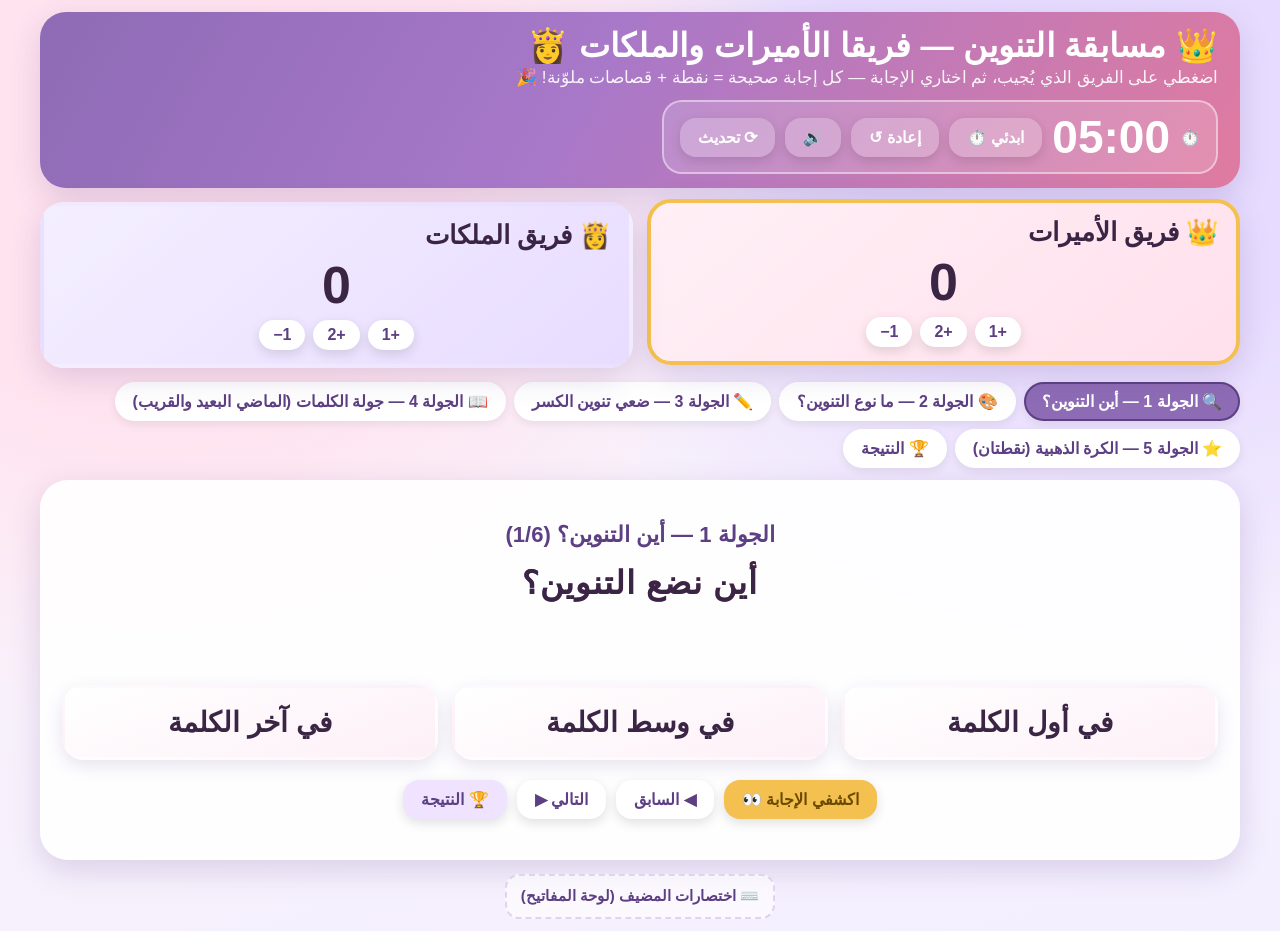
<file: competition-app/index.html>
<!DOCTYPE html>
<html lang="ar" dir="rtl">
<head>
<meta charset="UTF-8" />
<meta name="viewport" content="width=device-width, initial-scale=1.0, maximum-scale=1.0, user-scalable=no, viewport-fit=cover" />
<title>مسابقة التنوين | الأميرات × الملكات</title>

<!-- ===== خصائص التطبيق على الآيباد (PWA) ===== -->
<link rel="manifest" href="manifest.webmanifest" />
<meta name="theme-color" content="#8e6bb5" />
<meta name="mobile-web-app-capable" content="yes" />
<meta name="apple-mobile-web-app-capable" content="yes" />
<meta name="apple-mobile-web-app-status-bar-style" content="black-translucent" />
<meta name="apple-mobile-web-app-title" content="مسابقة التنوين" />
<meta name="description" content="مسابقة تفاعلية للبنات: أين التنوين؟ وما نوعه؟ مع مؤقت وتصفيق ونقاط لفريقَي الأميرات والملكات." />
<link rel="apple-touch-icon" href="icons/icon-180.png" />
<link rel="icon" href="icons/icon-192.png" />
<link rel="apple-touch-startup-image" href="icons/icon-512.png" />
<style>
  :root{
    --pink:#f7b2c4; --pink-d:#e07ba0; --purple:#8e6bb5; --purple-d:#5d3f83;
    --cream:#fff6fb; --ink:#3b2545; --gold:#f4c04f; --ok:#2e9e6b; --no:#d9534f;
    --shadow:0 10px 30px rgba(93,63,131,.18);
  }
  *{box-sizing:border-box}
  body{
    margin:0; font-family:"Tajawal","IBM Plex Sans Arabic","Segoe UI",Tahoma,sans-serif;
    background:
      radial-gradient(circle at 12% 10%, #ffe3ef 0 22%, transparent 45%),
      radial-gradient(circle at 88% 6%, #e7dcff 0 20%, transparent 45%),
      linear-gradient(160deg,#fdf3f8 0%, #f3efff 100%);
    color:var(--ink); min-height:100vh;
    padding:calc(12px + env(safe-area-inset-top)) calc(12px + env(safe-area-inset-right))
            calc(12px + env(safe-area-inset-bottom)) calc(12px + env(safe-area-inset-left));
    -webkit-text-size-adjust:100%;
  }
  button{
    -webkit-tap-highlight-color:transparent; touch-action:manipulation;
    user-select:none; -webkit-user-select:none; -webkit-touch-callout:none;
  }
  .wrap{max-width:1200px;margin:0 auto}
  header{
    display:flex;flex-wrap:wrap;gap:12px;align-items:center;justify-content:space-between;
    background:linear-gradient(120deg,var(--purple) 0%, #a878c9 45%, var(--pink-d) 100%);
    color:#fff;border-radius:26px;padding:14px 22px;box-shadow:var(--shadow);
  }
  header h1{margin:0;font-size:clamp(20px,2.6vw,34px);letter-spacing:.2px}
  header p{margin:2px 0 0;opacity:.92;font-size:clamp(13px,1.4vw,17px)}
  .timer{
    display:flex;align-items:center;gap:10px;background:rgba(255,255,255,.16);
    border:2px solid rgba(255,255,255,.45);border-radius:20px;padding:8px 16px;
  }
  .timer .t{font-size:clamp(28px,4.4vw,46px);font-weight:800;font-variant-numeric:tabular-nums;min-width:110px;text-align:center}
  .timer.warn{background:rgba(217,83,79,.85);border-color:#ffd9d7;animation:pulse .9s infinite}
  @keyframes pulse{50%{transform:scale(1.04)}}
  .btn{
    border:0;border-radius:16px;padding:10px 18px;font:inherit;font-weight:700;cursor:pointer;
    background:#fff;color:var(--purple-d);box-shadow:0 4px 12px rgba(0,0,0,.12);transition:.15s;
  }
  .btn:hover{transform:translateY(-2px)}
  .btn:active{transform:translateY(0)}
  .btn.ghost{background:rgba(255,255,255,.22);color:#fff}
  .btn.gold{background:var(--gold);color:#6b4a00}
  .teams{display:grid;grid-template-columns:1fr 1fr;gap:14px;margin:14px 0}
  .team{
    border-radius:24px;padding:14px 18px;box-shadow:var(--shadow);cursor:pointer;position:relative;
    border:4px solid transparent;transition:.2s;background:#fff;
  }
  .team.sel{border-color:var(--gold);transform:translateY(-3px)}
  .team.a{background:linear-gradient(140deg,#fff0f6,#ffe0ec)}
  .team.b{background:linear-gradient(140deg,#f4efff,#e8dcff)}
  .team h2{margin:0;font-size:clamp(18px,2.2vw,26px);display:flex;align-items:center;gap:8px}
  .score{font-size:clamp(30px,5vw,52px);font-weight:900;line-height:1.1;text-align:center;margin:6px 0}
  .pts{display:flex;gap:8px;justify-content:center;flex-wrap:wrap}
  .pts .btn{padding:6px 14px;font-size:16px}
  .roundbar{display:flex;gap:8px;flex-wrap:wrap;margin:6px 0 12px}
  .chip{
    border:2px solid #fff;background:#fff;color:var(--purple-d);border-radius:999px;
    padding:8px 16px;font:inherit;font-weight:700;cursor:pointer;box-shadow:0 3px 10px rgba(0,0,0,.08)
  }
  .chip.on{background:var(--purple);color:#fff;border-color:var(--purple-d)}
  .stage{
    background:rgba(255,255,255,.92);border-radius:28px;box-shadow:var(--shadow);padding:22px;min-height:380px;
    display:flex;flex-direction:column;gap:14px;align-items:center;justify-content:center;text-align:center
  }
  .qtitle{font-size:clamp(16px,1.8vw,22px);color:var(--purple-d);font-weight:800;margin:0}
  .word{
    font-size:clamp(38px,7.4vw,86px);font-weight:800;letter-spacing:1px;line-height:1.35;
    background:linear-gradient(120deg,var(--purple-d),var(--pink-d));-webkit-background-clip:text;background-clip:text;color:transparent;
  }
  .word.q{color:var(--ink);-webkit-text-fill-color:var(--ink);font-size:clamp(20px,2.8vw,32px);font-weight:700}
  .opts{display:grid;grid-template-columns:repeat(auto-fit,minmax(210px,1fr));gap:14px;width:100%;margin-top:6px}
  .opt{
    border:0;border-radius:22px;padding:18px 16px;font:inherit;font-weight:800;cursor:pointer;color:var(--ink);
    background:linear-gradient(160deg,#fff,#fdf0f7);box-shadow:0 6px 18px rgba(93,63,131,.14);
    font-size:clamp(18px,2.4vw,28px);transition:.15s;border:3px solid transparent
  }
  .opt:hover{border-color:var(--pink);transform:translateY(-3px)}
  .opt.right{background:linear-gradient(160deg,#d8f5e6,#b6ecd1);border-color:var(--ok);color:#0f5b3d}
  .opt.wrong{background:linear-gradient(160deg,#ffe0df,#ffd2d0);border-color:var(--no);animation:shake .35s}
  @keyframes shake{25%{transform:translateX(-7px)}75%{transform:translateX(7px)}}
  .note{margin-top:12px;font-size:clamp(14px,1.7vw,19px);color:#6b4f7d;background:#fdf3fb;border:1px dashed #d9c3ea;border-radius:16px;padding:8px 16px;display:none}
  .note.on{display:block}
  .bar{display:flex;gap:10px;flex-wrap:wrap;justify-content:center;margin-top:6px}
  .banner{font-size:clamp(20px,3.4vw,40px);font-weight:900;min-height:46px}
  .banner.ok{color:var(--ok)} .banner.no{color:var(--no)}
  .final{text-align:center;display:none}
  .final.on{display:block}
  .final h1{font-size:clamp(28px,5.6vw,64px);margin:10px 0;background:linear-gradient(120deg,var(--purple-d),var(--pink-d));-webkit-background-clip:text;background-clip:text;color:transparent}
  #tieBox{display:none;margin-top:16px}
  #tieBox.on{display:block}
  .tietxt{font-size:clamp(16px,2.2vw,24px);font-weight:800;color:#a06a1f;background:#fff6e2;border:3px dashed var(--gold);border-radius:18px;padding:10px 18px;margin:0 0 12px}
  .keys{margin-top:14px;font-size:14px;color:#7a6a86;text-align:center;line-height:1.9}
  .keys summary{cursor:pointer;font-weight:700;color:var(--purple-d);font-size:15px;padding:6px 14px;border:2px dashed #e0d3ee;border-radius:14px;display:inline-block;background:rgba(255,255,255,.6)}
  .keys .klist{margin-top:8px}
  kbd{background:#fff;border:1px solid #e0d3ee;border-bottom-width:3px;border-radius:8px;padding:2px 9px;font-family:inherit;font-weight:700;color:var(--purple-d)}
  #confetti{position:fixed;inset:0;pointer-events:none;z-index:50}
  /* ===== لافتة تثبيت التطبيق على الآيباد ===== */
  #install{
    display:none;position:fixed;left:50%;transform:translateX(-50%);
    bottom:calc(14px + env(safe-area-inset-bottom));z-index:60;width:min(92%,520px);
    background:#fff;border:3px solid var(--gold);border-radius:20px;padding:12px 16px;
    box-shadow:0 12px 30px rgba(0,0,0,.22);font-size:15px;line-height:1.6;text-align:center
  }
  #install.on{display:block}
  #install b{color:var(--purple-d)}
  #install .x{position:absolute;top:6px;left:10px;background:none;border:0;font-size:20px;color:#a08bb5;cursor:pointer}
  @media (max-width:640px){
    .teams{grid-template-columns:1fr}
    header{border-radius:20px}
  }
</style>
</head>
<body>
<canvas id="confetti"></canvas>
<div id="install">
  <button class="x" onclick="document.getElementById('install').classList.remove('on')">✕</button>
  <b>📲 تثبيت المسابقة على الآيباد:</b> اضغطي زر <b>المشاركة</b> ↑ ثم <b>«إضافة إلى الشاشة الرئيسية»</b> — بعدها تفتحينها كتطبيق كامل بدون إنترنت.
</div>
<div class="wrap">

  <header>
    <div>
      <h1>👑 مسابقة التنوين — فريقا الأميرات والملكات 👸</h1>
      <p>اضغطي على الفريق الذي يُجيب، ثم اختاري الإجابة — كل إجابة صحيحة = نقطة + قصاصات ملوّنة! 🎉</p>
    </div>
    <div class="timer" id="timerBox">
      <span>⏱️</span>
      <span class="t" id="tDisp">05:00</span>
      <button class="btn ghost" id="tStart">ابدئي ⏱️</button>
      <button class="btn ghost" id="tReset">إعادة ↺</button>
      <button class="btn ghost" id="sndBtn" title="تشغيل/إيقاف الصوت">🔊</button>
      <button class="btn ghost" id="installBtn" title="تثبيت التطبيق على الجهاز" style="display:none">📲 تثبيت</button>
      <button class="btn ghost" id="refresh" title="تحديث نسخة التطبيق">⟳ تحديث</button>
    </div>
  </header>

  <div class="teams">
    <div class="team a sel" id="teamA" data-team="A">
      <h2>👑 فريق الأميرات</h2>
      <div class="score" id="scoreA">0</div>
      <div class="pts">
        <button class="btn" data-add="1" data-team="A">+1</button>
        <button class="btn" data-add="2" data-team="A">+2</button>
        <button class="btn" data-add="-1" data-team="A"><span dir="ltr">−1</span></button>
      </div>
    </div>
    <div class="team b" id="teamB" data-team="B">
      <h2>👸 فريق الملكات</h2>
      <div class="score" id="scoreB">0</div>
      <div class="pts">
        <button class="btn" data-add="1" data-team="B">+1</button>
        <button class="btn" data-add="2" data-team="B">+2</button>
        <button class="btn" data-add="-1" data-team="B"><span dir="ltr">−1</span></button>
      </div>
    </div>
  </div>

  <div class="roundbar" id="roundbar"></div>

  <div class="stage" id="stage">
    <p class="qtitle" id="qTitle">—</p>
    <div class="word" id="qWord"></div>
    <div class="banner" id="banner"></div>
    <div class="opts" id="opts"></div>
    <div class="note" id="note"></div>
    <div class="bar">
      <button class="btn gold" id="reveal">اكشفي الإجابة 👀</button>
      <button class="btn" id="prev">◀ السابق</button>
      <button class="btn" id="next">التالي ▶</button>
      <button class="btn ghost" id="toFinal" style="background:#efe3ff;color:#5d3f83">🏆 النتيجة</button>
    </div>
  </div>

  <div class="stage final" id="final">
    <h1 id="finalTitle">🏆🏆 🏆</h1>
    <div class="word" id="finalWord"></div>
    <div id="tieBox">
      <p class="tietxt">🤝 تعادلٌ في النقاط! 🏆🏆 <b>فوزٌ للفريقين معًا</b> 🏆🏆 — أحسنتوا جميعًا!</p>
    </div>
    <div class="bar">
      <button class="btn gold" id="again">🔄 مسابقة جديدة</button>
    </div>
  </div>

  <details class="keys">
    <summary>⌨️ اختصارات المضيف (لوحة المفاتيح)</summary>
    <div class="klist">
      <kbd>مسافة</kbd> تشغيل/إيقاف المؤقّت · <kbd>F</kbd> ملء الشاشة · <kbd>Enter</kbd> السؤال التالي ·
      <kbd>A</kbd> كشف الإجابة · <kbd>1</kbd> نقطة للأميرات · <kbd>2</kbd> نقطة للملكات · <kbd>0</kbd> تصفير النقاط
    </div>
  </details>
</div>

<script>
/* ================== البيانات ================== */
const ROUNDS = [
  { title:"الجولة 1 — أين التنوين؟", emoji:"🔍", qs:[
    { q:"أين نضع التنوين؟", word:"", options:["في أول الكلمة","في وسط الكلمة","في آخر الكلمة"], a:2,
      note:"التنوين يُكتب في آخر الاسم دائمًا." },
    { q:"أيُّ كلمةٍ فيها تنوين؟", word:"", options:["دَافِقَ","جَفَانَ","نَحْو"], a:1,
      note:"جَفَانَ فيها تنوين، وننطقها: جَفَانٍ" },
    { q:"في كلمة (سَمَاءٍ) أين وُضعت علامة التنوين؟", word:"سَمَاءٍ", options:["على الألف","على الحرف الذي قبل الألف","في وسط الكلمة"], a:1,
      note:"نكتب تنوين الكسر على الحرف قبل الألف: سَمَاءٍ" },
    { q:"التنوين: ننطقه أم نكتبه؟", word:"", options:["ننطقه مثل النون ونكتبه","ننطقه مثل النون ولا نكتبه","لا ننطقه ولا نكتبه"], a:1,
      note:"التنوين نونٌ ساكنة تُنطق ولا تُكتب." },
    { q:"أيُّ جملةٍ فيها تنوين كسر؟", word:"", options:["فَكِيدُونِي جَمِيعًا","مِنْ جُوعٍ","قَدَّمَ لِشَعْرِكَ"], a:1,
      note:"مِنْ جُوعٍ فيها تنوين الكسر." },
    { q:"أيُّ كلمةٍ فيها تنوين كسر؟", word:"", options:["جَمِيعًا","خَمْسَةٍ","خَاشِعَةٌ"], a:1,
      note:"خَمْسَةٍ فيها تنوين كسر." }
  ]},
  { title:"الجولة 2 — ما نوع التنوين؟", emoji:"🎨", qs:[
    { q:"ما نوع التنوين في (جَمِيعًا)؟", word:"جَمِيعًا", options:["تنوين فتح","تنوين ضم","تنوين كسر"], a:0, note:"فتحتان فوق الحرف الأخير." },
    { q:"ما نوع التنوين في (خَاشِعَةٌ)؟", word:"خَاشِعَةٌ", options:["تنوين فتح","تنوين ضم","تنوين كسر"], a:1, note:"ضمّتان فوق الحرف الأخير." },
    { q:"ما نوع التنوين في (خَمْسَةٍ)؟", word:"خَمْسَةٍ", options:["تنوين فتح","تنوين ضم","تنوين كسر"], a:2, note:"كسرتان تحت الحرف الأخير." },
    { q:"ما نوع التنوين في (مِنْ جُوعٍ)؟", word:"مِنْ جُوعٍ", options:["تنوين فتح","تنوين ضم","تنوين كسر"], a:2, note:"كسرتان تحت الحرف الأخير." },
    { q:"ما نوع التنوين في (تَارًا)؟", word:"تَارًا", options:["تنوين فتح","تنوين ضم","تنوين كسر"], a:0, note:"فتحتان فوق الألف." }
  ]},
  { title:"الجولة 3 — ضعي تنوين الكسر", emoji:"✏️", qs:[
    { q:"اختاري الكلمة الصحيحة:", word:"دَافِقَ", options:["دَافِقٍ","دَافِقًا","دَافِقٌ"], a:0, note:"كسرتان: دَافِقٍ" },
    { q:"اختاري الكلمة الصحيحة:", word:"جَفَانَ", options:["جَفَانٍ","جَفَانًا","جَفَانٌ"], a:0, note:"كسرتان: جَفَانٍ" },
    { q:"اختاري الكلمة الصحيحة:", word:"سَمَاء", options:["سَمَاءٍ","سَمَاءً","سَمَاءٌ"], a:0, note:"نكتب الكسرة على الحرف قبل الألف: سَمَاءٍ" },
    { q:"اختاري الكلمة الصحيحة:", word:"غُيُورَ", options:["غُيُورٍ","غُيُورًا","غُيُورٌ"], a:0, note:"كسرتان: غُيُورٍ" },
    { q:"اختاري الكلمة الصحيحة:", word:"قُدُورَ", options:["قُدُورٍ","قُدُورًا","قُدُورٌ"], a:0, note:"كسرتان: قُدُورٍ" }
  ]},
  { title:"الجولة 4 — جولة الكلمات (الماضي البعيد والقريب)", emoji:"📖", qs:[
    { q:"هل في هذه الكلمة تنوين؟", word:"عَظُمَ حِكْمَتَهُ", options:["نعم — فتح","نعم — كسر","لا يوجد تنوين"], a:2,
      note:"لا تنوين فيها: عَظُمَ حِكْمَتَهُ." },
    { q:"هل في هذه الكلمة تنوين؟", word:"لَا أُضِيعُ عَمَلَ", options:["نعم — فتح","نعم — كسر","لا يوجد تنوين"], a:2,
      note:"لا تنوين فيها: لَا أُضِيعُ عَمَلَ." },
    { q:"هل في هذه الكلمة تنوين؟", word:"وَلَا يَغُوتُ وَيَغُوثُ", options:["نعم — فتح","نعم — كسر","لا يوجد تنوين"], a:2,
      note:"لا تنوين فيها." },
    { q:"هل في هذه الكلمة تنوين؟", word:"يَسْأَلُكَ", options:["نعم — فتح","نعم — كسر","لا يوجد تنوين"], a:2,
      note:"لا تنوين فيها." },
    { q:"هل في هذه الكلمة تنوين؟", word:"سَمَاءً", options:["نعم — فتح","نعم — كسر","لا يوجد تنوين"], a:0,
      note:"تنوين فتح." },
    { q:"هل في هذه الكلمة تنوين؟", word:"جَمِيعًا", options:["نعم — فتح","نعم — كسر","لا يوجد تنوين"], a:0,
      note:"تنوين فتح." },
    { q:"هل في هذه الجملة تنوين؟", word:"فَكِيدُونِي جَمِيعًا", options:["نعم — فتح","نعم — كسر","لا يوجد تنوين"], a:0,
      note:"جَمِيعًا حالٌ منصوبة، وتنوينها فتح." },
    { q:"هل في هذه الكلمة تنوين؟", word:"خَمْسَةٍ", options:["نعم — فتح","نعم — كسر","لا يوجد تنوين"], a:1,
      note:"تنوين كسر." }
  ]},
  { title:"الجولة 5 — الكرة الذهبية (نقطتان)", emoji:"⭐", pts:2, qs:[
    { q:"اختاري الكلمة التي فيها تنوين كسر:", word:"", options:["خَاشِعَةٌ","خَمْسَةٍ","جَمِيعًا"], a:1, note:"خَمْسَةٍ" },
    { q:"اختاري الكلمة التي فيها تنوين فتح:", word:"", options:["عَيْنٍ","تَارًا","مِنْ جُوعٍ"], a:1, note:"تَارًا" },
    { q:"اختاري الجملة التي فيها تنوين كسر:", word:"", options:["فَكِيدُونِي جَمِيعًا","مِنْ جُوعٍ","نَاصِيَةٌ"], a:1, note:"مِنْ جُوعٍ" }
  ]}
];

/* ================== الحالة ================== */
let rIdx=0, qIdx=0, answered=false, selected="A";
const scores={A:0,B:0};
const $=id=>document.getElementById(id);
const stage=$("stage"), finalBox=$("final");

/* ============ المؤقّت ============ */
let timeLeft=300, timerId=null;
function drawTime(){const m=Math.floor(Math.abs(timeLeft)/60), s=Math.abs(timeLeft)%60;
  $("tDisp").textContent=String(m).padStart(2,"0")+":"+String(s).padStart(2,"0");
  $("timerBox").classList.toggle("warn", timeLeft<=30 && timeLeft>0);}
function tick(){ if(timeLeft>0){timeLeft--; drawTime(); if(timeLeft===0){ stopTimer(); } } }
function startTimer(){ if(timerId) return; timerId=setInterval(tick,1000); $("tStart").textContent="إيقاف ⏸️"; }
function stopTimer(){ clearInterval(timerId); timerId=null; $("tStart").textContent="ابدئي ⏱️"; }
$("tStart").onclick=()=>timerId?stopTimer():startTimer();
$("tReset").onclick=()=>{stopTimer(); timeLeft=300; drawTime();};

/* ============ النقاط والفريق ============ */
function drawScores(){ $("scoreA").textContent=scores.A; $("scoreB").textContent=scores.B; }
function pickTeam(t){ selected=t; $("teamA").classList.toggle("sel",t==="A"); $("teamB").classList.toggle("sel",t==="B"); }
$("teamA").onclick=()=>pickTeam("A"); $("teamB").onclick=()=>pickTeam("B");
document.querySelectorAll("[data-add]").forEach(b=>b.onclick=e=>{
  e.stopPropagation(); const t=b.dataset.team, v=parseInt(b.dataset.add,10);
  scores[t]=Math.max(0,scores[t]+v); drawScores();
  if(tieWinner!==null || (scores.A===scores.B && finalBox.classList.contains("on"))){ tieWinner=null; showFinal(); }
});

/* ============ العرض ============ */
function buildRounds(){
  $("roundbar").innerHTML=ROUNDS.map((r,i)=>`<button class="chip ${i===0?"on":""}" data-i="${i}">${r.emoji} ${r.title}</button>`).join("")
   + `<button class="chip" data-final="1">🏆 النتيجة</button>`;
  $("roundbar").querySelectorAll(".chip").forEach(c=>c.onclick=()=>{
    if(c.dataset.final){ showFinal(); return; }
    rIdx=+c.dataset.i; qIdx=0; render();
    document.querySelectorAll("#roundbar .chip").forEach(x=>x.classList.remove("on")); c.classList.add("on");
  });
}
function render(){
  const r=ROUNDS[rIdx], q=r.qs[qIdx];
  stage.style.display="flex"; finalBox.classList.remove("on");
  $("qTitle").textContent=`${r.title}  (${qIdx+1}/${r.qs.length})`;
  const w=$("qWord");
  if(q.word){ w.textContent=q.word; w.classList.remove("q"); } else { w.textContent=q.q; w.classList.add("q"); }
  $("banner").textContent=""; $("banner").className="banner";
  $("note").classList.remove("on");
  $("opts").innerHTML=q.options.map((o,i)=>`<button class="opt" data-i="${i}">${o}</button>`).join("");
  $("opts").querySelectorAll(".opt").forEach(b=>b.onclick=()=>choose(b));
  answered=false;
}
function choose(btn){
  if(answered) return;
  const r=ROUNDS[rIdx], q=r.qs[qIdx], i=+btn.dataset.i;
  if(i===q.a){
    answered=true; btn.classList.add("right");
    const pts=r.pts||1; scores[selected]+=pts; drawScores();
    $("banner").textContent="🎉 أحسنتِ! إجابة صحيحة — "+(selected==="A"?"الأميرات":"الملكات")+" +"+pts;
    $("banner").className="banner ok";
    $("note").textContent="✅ "+q.note; $("note").classList.add("on");
    clapSound(); confetti();
  }else{
    btn.classList.add("wrong");
    $("banner").textContent="🙂 حاولي مرة أخرى…"; $("banner").className="banner no";
    setTimeout(()=>btn.classList.remove("wrong"),500);
  }
}
$("reveal").onclick=()=>{ const q=ROUNDS[rIdx].qs[qIdx];
  $("opts").querySelectorAll(".opt").forEach(b=>{ if(+b.dataset.i===q.a) b.classList.add("right"); });
  $("note").textContent="✅ "+q.note; $("note").classList.add("on"); };
$("next").onclick=()=>{ const r=ROUNDS[rIdx]; if(qIdx<r.qs.length-1){qIdx++;render();} else if(rIdx<ROUNDS.length-1){rIdx++;qIdx=0;render();
  document.querySelectorAll("#roundbar .chip").forEach((x,i)=>x.classList.toggle("on",i===rIdx));} else showFinal(); };
$("prev").onclick=()=>{ if(qIdx>0){qIdx--;render();} };
$("toFinal").onclick=()=>showFinal();
$("again").onclick=()=>{ scores.A=scores.B=0; tieWinner=null; drawScores(); timeLeft=300; drawTime(); rIdx=0;qIdx=0; render();
  document.querySelectorAll("#roundbar .chip").forEach((x,i)=>x.classList.toggle("on",i===0)); stage.style.display="flex"; };

/* ============ النتيجة (والتعادل = فوز للفريقين) ============ */
let tieWinner=null, tieHow="", rolling=false;
function showFinal(){
  stage.style.display="none"; finalBox.classList.add("on");
  const tie = scores.A===scores.B;
  $("tieBox").classList.toggle("on", tie);
  if(tie){
    $("finalWord").textContent = "🤝 تعادل " + scores.A + " : " + scores.B + " — 🏆🏆 فوزٌ للفريقين معًا! 🏆🏆";
    winnerSound();
  }else{
    const w = scores.A>scores.B ? "الأميرات" : "الملكات";
    $("finalWord").textContent = (w==="الأميرات"?"👑 فريق الأميرات فاز! 👑":"👸 فريق الملكات فازت! 👸") + "  —  " + scores.A + " : " + scores.B;
    winnerSound(); confetti();
  }
}

/* ============ الأصوات: تصفيق خفيف للإجابة + نغمة الفائز ============ */
let AC=null;
const ac=()=>{ if(!AC){ try{ AC=new (window.AudioContext||window.webkitAudioContext)(); }catch(e){} } return AC; };
let soundOn=true;
try{ soundOn = localStorage.getItem("mos_sound") !== "off"; }catch(e){}
function setSound(on){
  soundOn=!!on;
  try{ localStorage.setItem("mos_sound", soundOn?"on":"off"); }catch(e){}
  $("sndBtn").textContent = soundOn ? "🔊" : "🔇";
  $("sndBtn").title = soundOn ? "إيقاف الصوت" : "تشغيل الصوت";
}
$("sndBtn").onclick = ()=> setSound(!soundOn);
setSound(soundOn);

/* تصفيق خفيف (نقرات يد هادئة) عند الإجابة الصحيحة */
function clap(vol, freq){
  const c=ac(); if(!c) return;
  const dur=0.07, len=Math.floor(c.sampleRate*dur);
  const buf=c.createBuffer(1,len,c.sampleRate), d=buf.getChannelData(0);
  for(let i=0;i<len;i++){ d[i]=(Math.random()*2-1)*Math.pow(1-i/len,2.4); }
  const src=c.createBufferSource(); src.buffer=buf;
  const hp=c.createBiquadFilter(); hp.type="bandpass"; hp.frequency.value=freq; hp.Q.value=0.8;
  const g=c.createGain(); g.gain.value=vol;
  src.connect(hp); hp.connect(g); g.connect(c.destination); src.start();
}
function clapSound(){
  if(!soundOn) return;
  const c=ac(); if(!c) return;
  if(c.state==="suspended") c.resume();
  const N=9;
  for(let i=0;i<N;i++){
    const t = 0.02 + i*0.055 + Math.random()*0.03;
    setTimeout(()=>clap(0.10+Math.random()*0.07, 1400+Math.random()*1800), t*1000);
  }
}

/* نغمة انتصار هادئة عند حسم النتيجة */
function winnerSound(){
  if(!soundOn) return;
  const c=ac(); if(!c) return;
  if(c.state==="suspended") c.resume();
  const notes=[523.25, 659.25, 783.99, 1046.50];   // دو - مي - صول - دو (أعلى)
  notes.forEach((f,i)=>{
    const t0=c.currentTime+i*0.14;
    const o=c.createOscillator(), g=c.createGain();
    o.type="triangle"; o.frequency.setValueAtTime(f,t0);
    g.gain.setValueAtTime(0.0001,t0);
    g.gain.exponentialRampToValueAtTime(0.16,t0+0.04);
    g.gain.exponentialRampToValueAtTime(0.0001,t0+0.5);
    o.connect(g); g.connect(c.destination); o.start(t0); o.stop(t0+0.55);
  });
  // جرس خفيف في النهاية
  const t1=c.currentTime+0.62;
  const b=c.createOscillator(), bg=c.createGain();
  b.type="sine"; b.frequency.setValueAtTime(1568,t1);
  bg.gain.setValueAtTime(0.0001,t1);
  bg.gain.exponentialRampToValueAtTime(0.14,t1+0.03);
  bg.gain.exponentialRampToValueAtTime(0.0001,t1+0.9);
  b.connect(bg); bg.connect(c.destination); b.start(t1); b.stop(t1+1);
}

/* ============ القصاصات ============ */
const cv=$("confetti"), ctx=cv.getContext("2d"); let parts=[], rafId=null;
function sizeCanvas(){ cv.width=innerWidth; cv.height=innerHeight; }
addEventListener("resize",sizeCanvas); sizeCanvas();
const COLORS=["#f7b2c4","#8e6bb5","#f4c04f","#6fd3a0","#7fb8ff","#ff9a8b"];
function confetti(){
  for(let i=0;i<140;i++) parts.push({
    x:Math.random()*cv.width, y:-20-Math.random()*120, w:8+Math.random()*9, h:8+Math.random()*9,
    vy:2.5+Math.random()*3.5, vx:(Math.random()-0.5)*2.4, a:Math.random()*Math.PI, va:(Math.random()-0.5)*0.25,
    c:COLORS[(Math.random()*COLORS.length)|0] });
  if(!rafId) loop();
}
function loop(){
  ctx.clearRect(0,0,cv.width,cv.height);
  parts=parts.filter(p=>p.y<cv.height+40);
  for(const p of parts){ p.x+=p.vx; p.y+=p.vy; p.a+=p.va; p.vy+=0.02;
    ctx.save(); ctx.translate(p.x,p.y); ctx.rotate(p.a); ctx.fillStyle=p.c; ctx.fillRect(-p.w/2,-p.h/2,p.w,p.h); ctx.restore(); }
  if(parts.length){ rafId=requestAnimationFrame(loop); } else { rafId=null; ctx.clearRect(0,0,cv.width,cv.height); }
}

/* ============ لوحة المفاتيح ============ */
addEventListener("keydown",e=>{
  if(e.code==="Space"){ e.preventDefault(); timerId?stopTimer():startTimer(); }
  if(e.key==="Enter"){ $("next").click(); }
  if(e.key.toLowerCase()==="a"){ $("reveal").click(); }
  if(e.key.toLowerCase()==="f"){ if(!document.fullscreenElement) document.documentElement.requestFullscreen?.(); else document.exitFullscreen?.(); }
  if(e.key==="1"){ scores.A++; drawScores(); }
  if(e.key==="2"){ scores.B++; drawScores(); }
  if(e.key==="0"){ scores.A=scores.B=0; tieWinner=null; drawScores(); }
});

/* ============ التطبيق على الآيباد (PWA) ============ */
const APP_VERSION = "v5";
if ("serviceWorker" in navigator) {
  window.addEventListener("load", () => {
    navigator.serviceWorker.register("sw.js?v=" + APP_VERSION).catch(()=>{});
  });
}
$("refresh").onclick = async () => {
  try{
    if(window.caches){ const ks=await caches.keys(); await Promise.all(ks.map(k=>caches.delete(k))); }
    if(navigator.serviceWorker){ const rs=await navigator.serviceWorker.getRegistrations(); await Promise.all(rs.map(r=>r.unregister())); }
  }catch(e){}
  location.reload();
};
(function(){
  const ua = navigator.userAgent;
  const isIOS = /iPad|iPhone|iPod/.test(ua) || (navigator.platform === "MacIntel" && navigator.maxTouchPoints > 1);
  const standalone = window.navigator.standalone || (navigator.matchMedia && navigator.matchMedia("(display-mode: standalone)").matches);
  const online = location.protocol === "https:" || location.protocol === "http:";
  if (isIOS && !standalone && online) {
    setTimeout(() => document.getElementById("install").classList.add("on"), 1500);
  }
})();

/* ============ تثبيت التطبيق على الجهاز ============ */
let deferredPrompt=null;
const isIOSDevice = ()=> /iPad|iPhone|iPod/.test(navigator.userAgent) || (navigator.platform==="MacIntel" && navigator.maxTouchPoints>1);
const isStandalone = ()=> window.navigator.standalone || (navigator.matchMedia && navigator.matchMedia("(display-mode: standalone)").matches);
function syncInstallBtn(){
  const show = (isIOSDevice() && !isStandalone()) || !!deferredPrompt;
  $("installBtn").style.display = show ? "inline-block" : "none";
}
window.addEventListener("beforeinstallprompt", e=>{ e.preventDefault(); deferredPrompt=e; syncInstallBtn(); });
$("installBtn").onclick = async ()=>{
  if(isStandalone()){ alert("التطبيق مثبَّت بالفعل على جهازك ✅\nافتحيه من أيقونة الشاشة الرئيسية."); return; }
  if(isIOSDevice()){
    alert("لتثبيت المسابقة على الآيباد:\n\n1) اضغطي زر المشاركة ↑ (أعلى يسار الشاشة في سفاري)\n2) اختاري «إضافة إلى الشاشة الرئيسية»\n3) اضغطي «إضافة»\n\nثم ستجدينها بأيقونة التاج 👑 على شاشتك، وتعمل بدون إنترنت.");
    return;
  }
  if(deferredPrompt){ deferredPrompt.prompt(); try{ await deferredPrompt.userChoice; }catch(e){} deferredPrompt=null; syncInstallBtn(); return; }
  alert("لتثبيت التطبيق: افتحي قائمة المتصفح (⋮) واختاري «تثبيت التطبيق» أو «إضافة إلى الشاشة الرئيسية».");
};
syncInstallBtn();

/* ============ البداية ============ */
buildRounds(); drawScores(); drawTime(); pickTeam("A"); render();
</script>
</body>
</html>
</file>
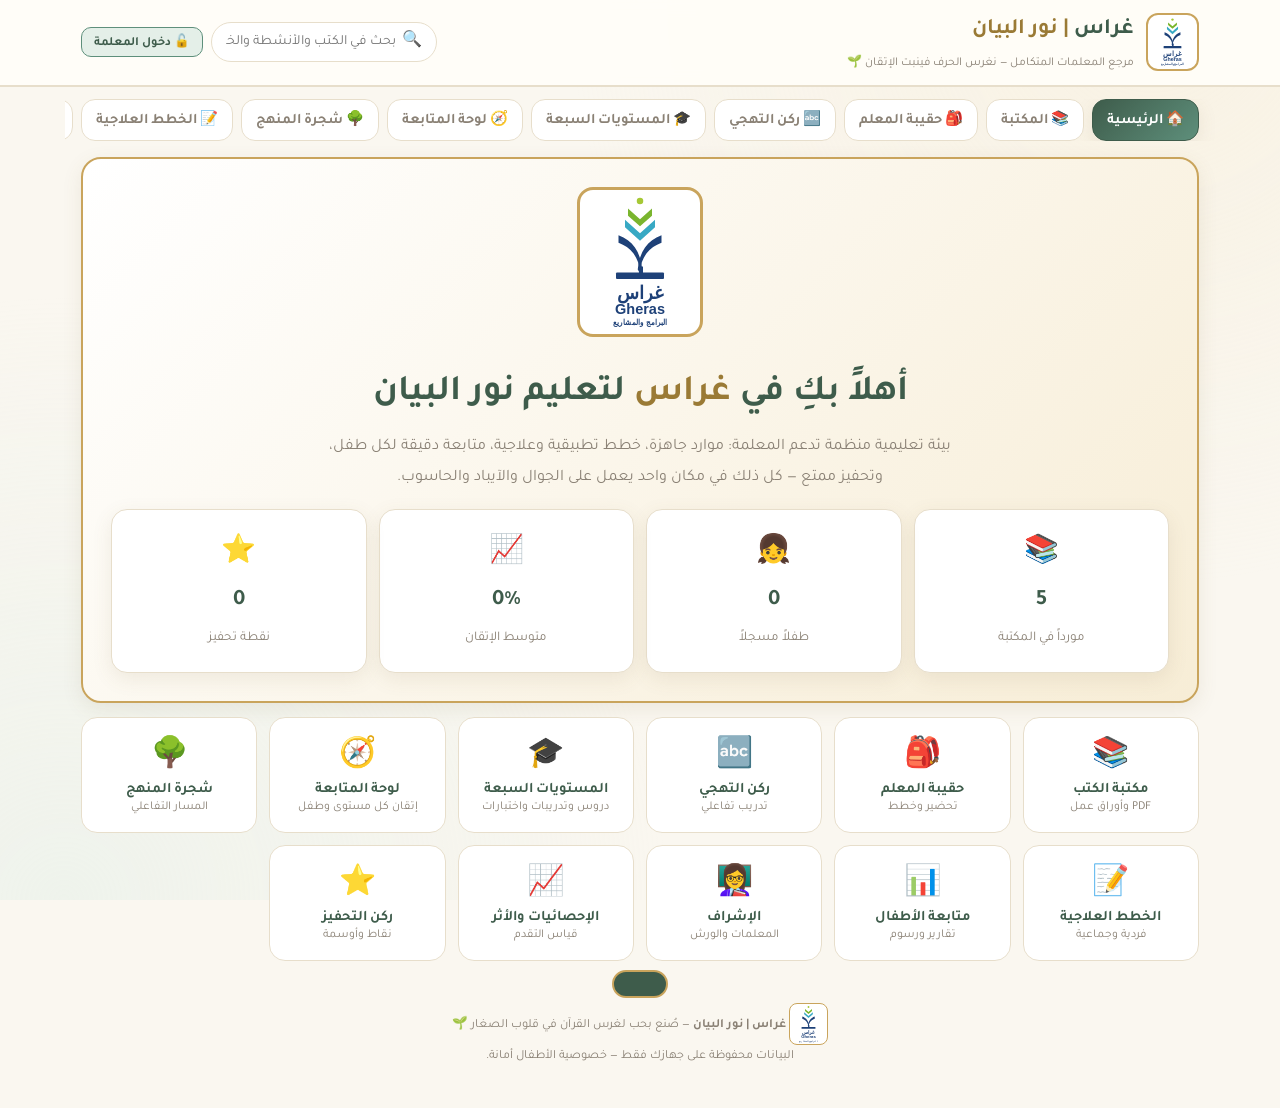
<file: nour-albayan/index.html>
<!DOCTYPE html>
<html lang="ar" dir="rtl">
<head>
<meta charset="UTF-8">
<meta name="viewport" content="width=device-width, initial-scale=1.0">
<title>غراس | منهج نور البيان — مرجع المعلمات المتكامل</title>
<meta name="description" content="موقع غراس التعليمي: مكتبة نور البيان، حقيبة المعلم، ركن التهجي، الخطط العلاجية، متابعة الأطفال، ركن التحفيز">
<link rel="icon" href="assets/ghiras-logo.svg">
<link rel="preconnect" href="https://fonts.googleapis.com">
<link rel="preconnect" href="https://fonts.gstatic.com" crossorigin>
<link href="https://fonts.googleapis.com/css2?family=Cairo:wght@400;600;700;800&family=Tajawal:wght@400;500;700;800&display=swap" rel="stylesheet">
<link rel="stylesheet" href="css/style.css">
</head>
<body>

<header class="top">
  <div class="top-in">
    <div class="brand">
      <img id="logoImg" src="assets/ghiras-logo.svg" alt="شعار غراس">
      <h1>غراس <span>| نور البيان</span><small>مرجع المعلمات المتكامل — نغرس الحرف فينبت الإتقان 🌱</small></h1>
    </div>
    <div class="top-tools">
      <div class="search">🔍 <input id="globalSearch" placeholder="بحث في الكتب والأنشطة والخطط..."></div>
      <button class="btn small soft" id="lockBtn" title="وضع المعلمة">🔓 دخول المعلمة</button>
    </div>
  </div>
</header>

<nav class="tabs" id="tabs">
  <button class="tab active" data-page="home">🏠 الرئيسية</button>
  <button class="tab" data-page="library">📚 المكتبة</button>
  <button class="tab" data-page="bag">🎒 حقيبة المعلم</button>
  <button class="tab" data-page="spelling">🔤 ركن التهجي</button>
  <button class="tab" data-page="levels">🎓 المستويات السبعة</button>
  <button class="tab" data-page="dashboard">🧭 لوحة المتابعة</button>
  <button class="tab" data-page="method">🌳 شجرة المنهج</button>
  <button class="tab" data-page="plans">📝 الخطط العلاجية</button>
  <button class="tab" data-page="tracking">📊 متابعة الأطفال</button>
  <button class="tab" data-page="supervisor">👩‍🏫 الإشراف</button>
  <button class="tab" data-page="analytics">📈 الإحصائيات والأثر</button>
  <button class="tab" data-page="motivation">⭐ التحفيز</button>
  <button class="tab" data-page="admin">⚙️ الإدارة</button>
</nav>

<main>
  <!-- الرئيسية -->
  <section class="page active" id="page-home">
    <div class="hero">
      <img id="heroLogo" src="assets/ghiras-logo.svg" alt="شعار غراس">
      <h2>أهلاً بكِ في <span>غراس</span> لتعليم نور البيان</h2>
      <p>بيئة تعليمية منظمة تدعم المعلمة: موارد جاهزة، خطط تطبيقية وعلاجية، متابعة دقيقة لكل طفل، وتحفيز ممتع — كل ذلك في مكان واحد يعمل على الجوال والآيباد والحاسوب.</p>
      <div class="quick" id="homeStats"></div>
    </div>
    <div class="quick" style="margin-top:14px">
      <button class="qcard" data-go="library"><span class="ic">📚</span><b>مكتبة الكتب</b><small>PDF وأوراق عمل</small></button>
      <button class="qcard" data-go="bag"><span class="ic">🎒</span><b>حقيبة المعلم</b><small>تحضير وخطط</small></button>
      <button class="qcard" data-go="spelling"><span class="ic">🔤</span><b>ركن التهجي</b><small>تدريب تفاعلي</small></button>
      <button class="qcard" data-go="levels"><span class="ic">🎓</span><b>المستويات السبعة</b><small>دروس وتدريبات واختبارات</small></button>
      <button class="qcard" data-go="dashboard"><span class="ic">🧭</span><b>لوحة المتابعة</b><small>إتقان كل مستوى وطفل</small></button>
      <button class="qcard" data-go="method"><span class="ic">🌳</span><b>شجرة المنهج</b><small>المسار التفاعلي</small></button>
      <button class="qcard" data-go="plans"><span class="ic">📝</span><b>الخطط العلاجية</b><small>فردية وجماعية</small></button>
      <button class="qcard" data-go="tracking"><span class="ic">📊</span><b>متابعة الأطفال</b><small>تقارير ورسوم</small></button>
      <button class="qcard" data-go="supervisor"><span class="ic">👩‍🏫</span><b>الإشراف</b><small>المعلمات والورش</small></button>
      <button class="qcard" data-go="analytics"><span class="ic">📈</span><b>الإحصائيات والأثر</b><small>قياس التقدم</small></button>
      <button class="qcard" data-go="motivation"><span class="ic">⭐</span><b>ركن التحفيز</b><small>نقاط وأوسمة</small></button>
    </div>
  </section>

  <!-- المكتبة -->
  <section class="page" id="page-library">
    <div class="sec-head"><h2>📚 مكتبة الكتب والموارد</h2><span class="hint">معاينة قبل التحميل — تنظيم حسب المستوى + بحث فوري شامل</span></div>
    <div class="card" style="margin-bottom:12px"><h3>🔍 بحث متطور</h3>
      <div class="frow">
        <div><label class="fl">كلمة البحث</label><input class="in" id="advSearch" placeholder="مثال: مد، شدة، بطاقات خاطفة، بيت الحروف..."></div>
        <div><label class="fl">نوع المحتوى</label><select class="in" id="advType"><option value="all">الكل</option><option value="library">كتب وملفات</option><option value="guide">أدلة التهجي</option><option value="strat">استراتيجيات</option><option value="workshop">ورش تدريبية</option><option value="audio">وسائط صوتية</option></select></div>
      </div>
      <div id="advResults" style="margin-top:10px"></div>
    </div>
    <div class="filters" id="libFilters"></div>
    <div class="grid3" id="libGrid"></div>
    <div class="card" style="margin-top:14px"><h3>🖼️ مكتبة الملفات المصورة — أركان الصف</h3>
      <p style="font-size:13px;color:var(--muted)">صور عالية الدقة: بيت الحروف، البطاقات الخاطفة، بطاقات التلوين والخط. اضغطي معاينة ثم حمّلي أو اطبعي.</p>
      <div class="filters" id="picFilters"></div>
      <div class="grid3" id="picGrid"></div>
    </div>
    <div class="card" style="margin-top:14px"><h3>➕ إضافة مورد (للمعلمة)</h3>
      <div class="frow">
        <div><label class="fl">عنوان المورد</label><input class="in" id="libTitle" placeholder="مثال: كتاب نور البيان — المستوى الثاني"></div>
        <div><label class="fl">المستوى</label><select class="in" id="libLevel"><option>المستوى الأول — الحروف</option><option>المستوى الثاني — الحركات</option><option>المستوى الثالث — المدود والتنوين</option><option>المستوى الرابع — اللامات والقراءة</option><option>أوراق عمل وأنشطة</option><option>أدلة وخطط</option></select></div>
      </div>
      <label class="fl">وصف مختصر</label><input class="in" id="libDesc" placeholder="نبذة عن المحتوى">
      <label class="fl">ملف PDF (اختياري — يُحفظ على جهازك)</label><input type="file" id="libFile" accept=".pdf,.png,.jpg,.jpeg,.doc,.docx,.xlsx" class="in">
      <div style="margin-top:10px"><button class="btn primary" id="libAdd">📥 إضافة للمكتبة</button></div>
    </div>
  </section>

  <!-- حقيبة المعلم -->
  <section class="page" id="page-bag">
    <div class="sec-head"><h2>🎒 حقيبة المعلم</h2><span class="hint">دليل + تحضير + استراتيجيات + تقييم — كلها قابلة للطباعة</span></div>
    <div class="grid2">
      <div class="card"><h3>📖 دليل المعلمة في نور البيان</h3><div id="guideList"></div></div>
      <div class="card"><h3>🗓️ الخطط التدريسية وتوزيع الدروس</h3><div id="termPlans"></div>
        <div style="margin-top:10px"><button class="btn soft small" id="printTerm">🖨️ طباعة الخطة الفصلية</button></div></div>
    </div>
    <div class="grid2" style="margin-top:14px">
      <div class="card"><h3>📝 نموذج تحضير درس (يطبع)</h3>
        <div class="frow">
          <div><label class="fl">الدرس</label><input class="in" id="prepLesson" placeholder="مثال: حرف الباء مع الفتح"></div>
          <div><label class="fl">التاريخ</label><input class="in" type="date" id="prepDate"></div>
        </div>
        <div class="frow">
          <div><label class="fl">الأهداف</label><textarea class="in" id="prepGoals" placeholder="أن يتعرف الطفل على..."></textarea></div>
          <div><label class="fl">الأنشطة والوسائل</label><textarea class="in" id="prepActs" placeholder="بطاقات، سبورة، لعب..."></textarea></div>
        </div>
        <label class="fl">التقويم والواجب</label><input class="in" id="prepEval" placeholder="تسميع + ورقة عمل">
        <div style="margin-top:10px;display:flex;gap:8px"><button class="btn primary" id="printPrep">🖨️ طباعة التحضير</button><button class="btn" id="savePrep">💾 حفظ في المكتبة</button></div>
      </div>
      <div class="card"><h3>💡 استراتيجيات تبسيط المعلومة</h3><div id="stratList"></div>
        <h3 style="margin-top:12px">📋 نماذج التقييم والاختبارات</h3><div id="evalList"></div></div>
      <div class="card"><h3>🖨️ نماذج جاهزة للطباعة — المتابعة الميدانية</h3>
        <p style="font-size:13px;color:var(--muted)">كل نموذج يطبع فوراً بمقاس A4.</p>
        <div class="grid2" id="printModels"></div>
      </div>
    </div>
    <div class="card" style="margin-top:14px"><h3>📅 سير الخطط الأسبوعية للمعلمات</h3>
      <p style="font-size:13px;color:var(--muted)">تُعبأ من صفحة «الإشراف» وتُعرض هنا للمعلمة للمتابعة والطباعة.</p>
      <div id="bagWeekly"></div>
      <div style="margin-top:8px"><button class="btn soft small" id="printWeekly">🖨️ طباعة الخطط الأسبوعية</button></div>
    </div>
  </section>

  <!-- ركن التهجي -->
  <section class="page" id="page-spelling">
    <div class="sec-head"><h2>🔤 ركن التهجي</h2><span class="hint">من الحرف إلى الكلمة — تدريب تفاعلي ناطق</span></div>
    <div class="card"><h3>١) بطاقات الحروف — اضغطي الحرف ليسمعه الطفل 🔊</h3><div class="letters" id="letterCards"></div>
      <div style="text-align:center"><button class="btn soft" id="speakAbjad">🔊 تسميع الحروف كاملة</button></div></div>
    <div class="grid2" style="margin-top:14px">
      <div class="card"><h3>٢) لعبة: أين الحرف؟ 🎯</h3><p style="font-size:13px;color:var(--muted)">اسمعي الصوت واختاري الحرف الصحيح من البطاقات.</p>
        <div style="text-align:center"><button class="btn gold" id="quizNew">▶️ سؤال جديد</button> <button class="btn soft" id="quizHear">🔊 استمعي مجدداً</button></div>
        <div class="quiz-opts" id="quizOpts"></div><div class="score" id="quizScore"></div></div>
      <div class="card"><h3>٣) ركّبي المقطع 🧩</h3>
        <div class="frow">
          <div><label class="fl">الحرف</label><select class="in" id="sylLetter"></select></div>
          <div><label class="fl">الحركة</label><select class="in" id="sylHarakah"><option value="َ">فتحة ( َ )</option><option value="ُ">ضمة ( ُ )</option><option value="ِ">كسرة ( ِ )</option><option value="ْ">سكون ( ْ )</option><option value="ً">تنوين فتح</option><option value="ٌ">تنوين ضم</option><option value="ٍ">تنوين كسر</option></select></div>
        </div>
        <div style="text-align:center;margin:10px 0"><div id="sylOut" style="font-size:56px;color:var(--green-dark)">بَ</div>
        <button class="btn soft" id="sylSpeak">🔊 انطقي المقطع</button> <button class="btn" id="sylPrint">🖨️ ورقة عمل مقاطع</button></div></div>
    </div>
    <div class="grid2" style="margin-top:14px">
      <div class="card"><h3>٤) تهجية كلمات 🌟</h3><div id="wordSteps"></div>
        <div style="text-align:center;margin-top:8px"><button class="btn gold" id="wordNew">🔄 كلمة جديدة</button> <button class="btn soft" id="wordSpeak">🔊 استمعي للكلمة</button></div></div>
      <div class="card"><h3>٥) تقييم سريع لمستوى التهجي ✅</h3>
        <label class="fl">اسم الطفل (يُحفظ عند المعلمة فقط)</label><input class="in" id="evName" placeholder="اسم الطفل">
        <div id="evChecks"></div>
        <div style="margin-top:10px;display:flex;gap:8px"><button class="btn primary" id="evSave">💾 حفظ التقييم</button><button class="btn" id="evPrint">🖨️ طباعة ورقة التقييم</button></div>
        <h3 style="margin-top:12px">⚠️ معالجة الأخطاء الشائعة</h3><div id="mistakes"></div></div>
    </div>
    <div class="grid2" style="margin-top:14px">
      <div class="card"><h3>📖 بنك أدلة التهجي التفاعلية</h3><p style="font-size:13px;color:var(--muted)">الركائز الأساسية: شرح ركيزة التهجي، مواضع الحروف، الحركات، المدود، الشدات — حمّلي الدليل أو اعرضيه وشاركيه.</p><div id="spellGuides"></div></div>
      <div class="card"><h3>🎧 وسائط التهجي المسموعة — عزل صوتي (بدون موسيقى) 🎙️</h3>
        <p style="font-size:13px;color:var(--muted)">نطق بشري عبر جهازك (أكابيلا، بلا مؤثرات) لتدريب المعلمات والأطفال على النطق والتجويد. يمكن رفع مقطع صوتي خاص بك.</p>
        <div id="audioList"></div>
        <div class="frow"><div><label class="fl">عنوان المقطع</label><input class="in" id="audTitle" placeholder="مثال: نطق الحروف المفخمة"></div>
        <div><label class="fl">نص النطق / الوصف</label><input class="in" id="audText" placeholder="النص الذي سيُنطق عند الضغط"></div></div>
        <div style="display:flex;gap:8px;margin-top:8px;flex-wrap:wrap"><button class="btn primary small" id="audAdd">➕ إضافة مقطع ناطق</button>
        <label class="btn small" style="cursor:pointer">🎤 رفع ملف صوتي<input type="file" id="audFile" accept="audio/*" hidden></label></div>
      </div>
    </div>
  </section>

  <!-- المستويات السبعة -->
  <section class="page" id="page-levels">
    <div class="sec-head"><h2>🎓 المستويات السبعة لنور البيان</h2><span class="hint">كل مستوى قسم مستقل: دروس مرتبة ← تدريبات تفاعلية ← اختبار ← تقرير إتقان</span></div>
    <div id="levelsHub"></div>
    <div id="levelDetail" style="display:none"></div>
  </section>

  <!-- لوحة المتابعة -->
  <section class="page" id="page-dashboard">
    <div class="sec-head"><h2>🧭 لوحة المتابعة الشاملة</h2><span class="hint">تربط المستويات السبعة بالأطفال والمعلمات — صورة واحدة واضحة</span></div>
    <div id="dashZone"></div>
  </section>

  <!-- شجرة المنهج -->
  <section class="page" id="page-method">
    <div class="sec-head"><h2>🌳 شجرة منهجية نور البيان</h2><span class="hint">مسار تفاعلي من فتح الحروف حتى التهجي السريع — اعرضي المهارة الحالية وشاركيها</span></div>
    <div class="card"><h3>المسار التفاعلي للطالب</h3>
      <p style="font-size:13px;color:var(--muted)">اضغطي أي مرحلة لعرض مهاراتها وأنشطتها، وحددي «المهارة الحالية» لتُحفظ وتُشارك مع الأهل أو الموجهة.</p>
      <div class="tree" id="methodTree"></div>
      <div id="methodDetail" style="margin-top:12px"></div>
      <div style="display:flex;gap:8px;margin-top:10px;flex-wrap:wrap"><button class="btn gold small" id="methodShare">📤 مشاركة المهارة الحالية</button><button class="btn soft small" id="methodPrint">🖨️ طباعة المسار</button></div>
    </div>
  </section>

  <!-- الخطط العلاجية -->
  <section class="page" id="page-plans">
    <div class="sec-head"><h2>📝 الخطط العلاجية</h2><span class="hint">خطة فردية لكل طفل: مهارات ← أهداف ← أنشطة ← مدة ← نتائج</span></div>
    <div class="grid2">
      <div class="card"><h3>➕ إعداد خطة علاجية جديدة</h3>
        <div class="frow">
          <div><label class="fl">الطفل</label><select class="in" id="planChild"></select></div>
          <div><label class="fl">المدة (أسابيع)</label><input class="in" type="number" id="planWeeks" value="4" min="1" max="12"></div>
        </div>
        <label class="fl">المهارات المحتاجة علاجاً</label><div id="planSkills"></div>
        <label class="fl">الأهداف العلاجية</label><textarea class="in" id="planGoals" placeholder="مثال: إتقان الحروف المتشابهة (ب ت ث) نطقاً وكتابة خلال 4 أسابيع"></textarea>
        <label class="fl">الأنشطة المناسبة</label><textarea class="in" id="planActs" placeholder="بطاقات + لعبة + ورقة عمل يومية..."></textarea>
        <div style="margin-top:10px;display:flex;gap:8px;flex-wrap:wrap">
          <button class="btn primary" id="planSave">💾 حفظ الخطة</button>
          <button class="btn" id="planTemplate1">📄 نموذج: الحروف المتشابهة</button>
          <button class="btn" id="planTemplate2">📄 نموذج: المدود</button>
        </div></div>
      <div class="card"><h3>📂 الخطط المحفوظة</h3><div id="planList" class="grid2"></div></div>
    </div>
  </section>

  <!-- المتابعة -->
  <section class="page" id="page-tracking">
    <div class="sec-head"><h2>📊 متابعة الأطفال</h2><span class="hint">بيانات محمية — تظهر بعد دخول المعلمة 🔒</span></div>
    <div id="trackingZone"></div>
  </section>

  <!-- التحفيز -->
  <section class="page" id="page-motivation">
    <div class="sec-head"><h2>⭐ ركن تحفيز الأطفال</h2><span class="hint">نقاط • أوسمة • تحديات • شهادات فورية • صدارة • بطاقات يومية 🎉</span></div>
    <div class="card" style="margin-bottom:14px"><h3>🏆 لوحة الصدارة والتميز — فصل الشهر / معلمة الشهر / الطفل المتقن</h3><div id="leaderboard"></div></div>
    <div class="grid2">
      <div class="card"><h3>🏆 لوحة الإنجازات (بالأسماء المستعارة)</h3><div class="board" id="achBoard"></div>
        <h3 style="margin-top:12px">🎯 التحدي الأسبوعي</h3><div id="challengeBox"></div></div>
      <div class="card"><h3>➕ منح نقاط وأوسمة + شهادة فورية</h3>
        <div class="frow">
          <div><label class="fl">الطفل</label><select class="in" id="motChild"></select></div>
          <div><label class="fl">النقاط</label><input class="in" type="number" id="motPts" value="5" min="1" max="50"></div>
        </div>
        <label class="fl">السبب</label><input class="in" id="motReason" placeholder="مثال: أتقن تهجية كلمات الدرس">
        <div style="display:flex;gap:8px;margin-top:10px;flex-wrap:wrap"><button class="btn gold" id="motAdd">⭐ منح النقاط</button><button class="btn primary" id="certAuto">🎓 إصدار شهادة إتقان فورية</button></div>
        <label class="fl">الأوسمة</label><div class="filters" id="badgeBtns"></div>
        <h3 style="margin-top:12px">💬 عبارات تشجيعية</h3><div id="praiseBox" style="font-size:20px;text-align:center;color:var(--gold-dark);min-height:60px"></div>
        <div style="text-align:center"><button class="btn soft small" id="praiseNew">💬 عبارة جديدة</button> <button class="btn small" id="certPrint">🖨️ طباعة شهادة تقدير</button></div></div>
    </div>
    <div class="card" style="margin-top:14px"><h3>💌 بطاقات التحفيز اليومية — جاهزة للطباعة والمشاركة</h3>
      <p style="font-size:13px;color:var(--muted)">ملصقات شكر لمسابقات القراءة والخط — اطبعيها أو شاركيها واتساب.</p>
      <div class="grid3" id="dailyCards"></div>
    </div>
  </section>

  <!-- الإشراف -->
  <section class="page" id="page-supervisor">
    <div class="sec-head"><h2>👩‍🏫 لوحة الإشراف (الموجهة / المدربة)</h2><span class="hint">متابعة المعلمات • الخطط الأسبوعية • السجل المهني • تقييم الأداء • ورش التطوير المهني</span></div>
    <div id="supervisorZone"></div>
    <div class="card" style="margin-top:14px"><h3>📁 السجل المهني لكل معلمة — متابعة قابلة للقياس</h3>
      <p style="font-size:13px;color:var(--muted)">ليس مجرد رفع ملفات: ٥ محاور مُدرَّجة + توصيات تتحول لخطوات تُتابَع + مقارنة الأول باللاحق + تقرير مهني يطبع.</p>
      <div id="trecordZone"></div>
    </div>
    <div class="card" style="margin-top:14px"><h3>🎥 ورش العمل والتطوير المهني — مكتبة الفيديو</h3>
      <p style="font-size:13px;color:var(--muted)">حقائب وتسجيلات: كيفية تدريس المنهج وإدارة الصفوف لرفع كفاءة المعلمات المستجدات.</p>
      <div class="grid3" id="workshopGrid"></div>
      <div class="frow"><div><label class="fl">عنوان الورشة</label><input class="in" id="wsTitle" placeholder="مثال: إدارة الحلقة بفعالية"></div>
      <div><label class="fl">رابط الفيديو (يوتيوب / درايف)</label><input class="in" id="wsUrl" placeholder="https://..."></div></div>
      <label class="fl">الوصف والمدة</label><input class="in" id="wsDesc" placeholder="نبذة + المدة">
      <div style="margin-top:8px"><button class="btn primary small" id="wsAdd">➕ إضافة ورشة</button></div>
    </div>
  </section>

  <!-- الإحصائيات -->
  <section class="page" id="page-analytics">
    <div class="sec-head"><h2>📈 إحصائيات الأداء وقياس الأثر</h2><span class="hint">إتقان كل طفل لكل مهارة • تحويل تلقائي للعلاجي • تقدم المعلمات فصلياً</span></div>
    <div class="grid2">
      <div class="card"><h3>👧 نسبة إتقان كل طفل لكل مهارة</h3><div id="anKids"></div></div>
      <div class="card"><h3>👩‍🏫 مؤشرات تقدم المعلمات — التقرير الفصلي</h3><div id="anTeachers"></div>
        <div style="margin-top:8px"><button class="btn soft small" id="anPrint">🖨️ طباعة تقرير الأثر</button></div></div>
    </div>
    <div class="card" style="margin-top:14px"><h3>⚠️ تحويل تلقائي للخطط العلاجية</h3><p style="font-size:13px;color:var(--muted)">أي طفل تقل نسبة إتقانه عن 60٪ في مهارة يُقترح له خطة علاجية بنقرة واحدة.</p><div id="anReferral"></div></div>
  </section>

  <!-- الإدارة -->
  <section class="page" id="page-admin">
    <div class="sec-head"><h2>⚙️ لوحة تحكم المسؤولة</h2><span class="hint">إضافة المحتوى • الشعار • النسخ الاحتياطي • كلمة الدخول</span></div>
    <div id="adminZone"></div>
  </section>
</main>

<div class="modal-bg" id="modalBg"><div class="modal" id="modalBox"></div></div>
<div class="toast" id="toast"></div>
<div id="print-area"></div>

<footer>
  <img id="footLogo" src="assets/ghiras-logo.svg" alt="غراس"> <b>غراس | نور البيان</b> — صُنع بحب لغرس القرآن في قلوب الصغار 🌱<br>
  البيانات محفوظة على جهازك فقط — خصوصية الأطفال أمانة.
</footer>

<script src="js/app.js"></script>
</body>
</html>
</file>
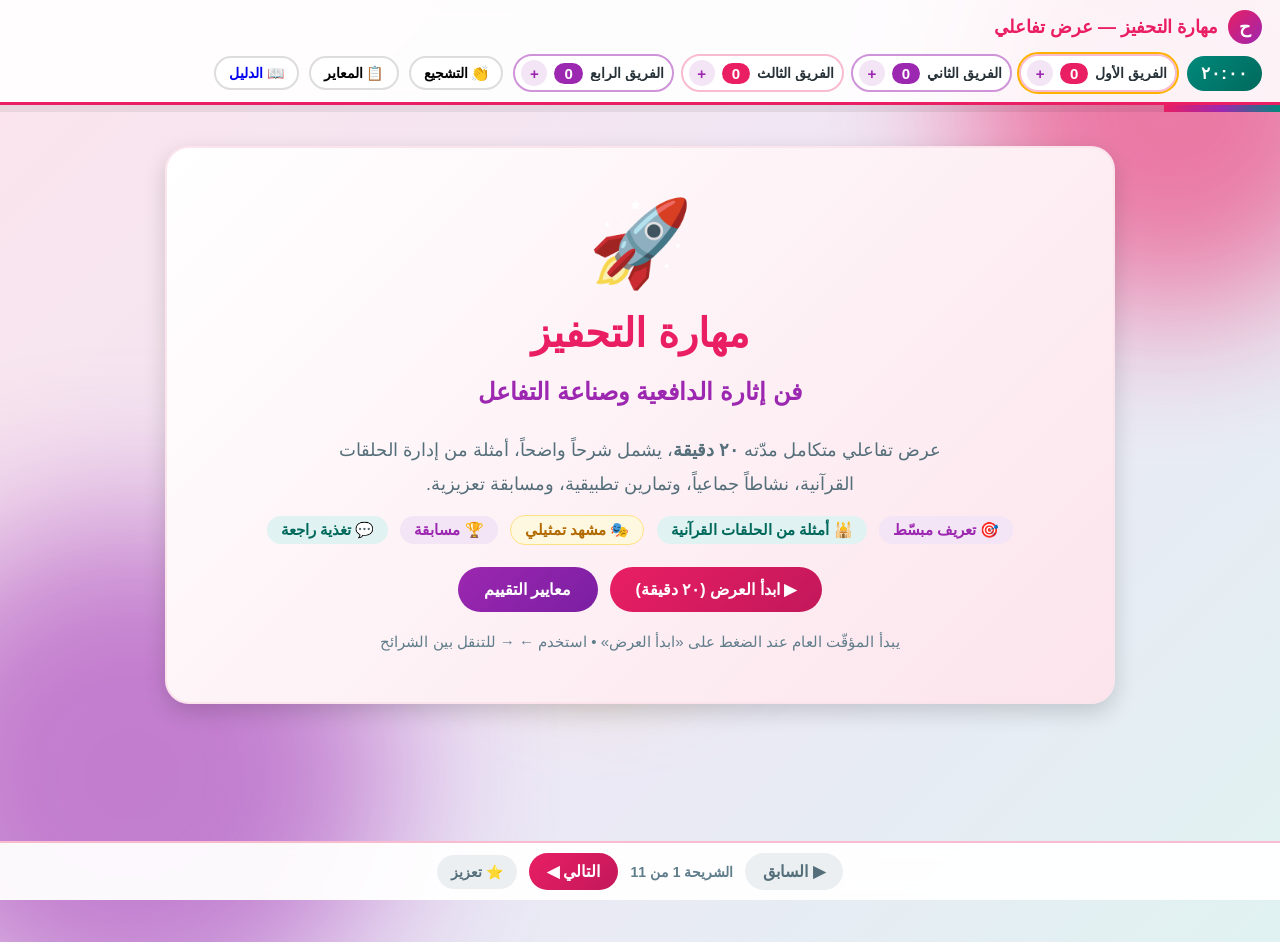
<file: tarhim/index.html>
<!DOCTYPE html>
<html lang="ar" dir="rtl">
<head>
<meta charset="UTF-8">
<meta name="viewport" content="width=device-width, initial-scale=1.0">
<title>عرض تفاعلي: مهارة التحفيز (٢٠ دقيقة)</title>
<style>
  * { box-sizing: border-box; margin: 0; padding: 0; }
  :root {
    --pink: #e91e63;
    --pink-light: #f8bbd0;
    --purple: #9c27b0;
    --teal: #00897b;
    --gold: #ffb300;
    --green: #2e7d32;
    --red: #c62828;
    --dark: #263238;
    --cream: #fff8e1;
    --white: #ffffff;
    --shadow: 0 8px 22px rgba(0,0,0,0.16);
  }
  html { scroll-behavior: smooth; }
  body {
    font-family: 'Segoe UI', 'Tahoma', 'Arial', sans-serif;
    background: linear-gradient(135deg, #fce4ec 0%, #ede7f6 55%, #e0f2f1 100%);
    min-height: 100vh;
    direction: rtl;
    color: var(--dark);
    overflow-x: hidden;
  }
  .deco { position: fixed; z-index: -1; border-radius: 50%; opacity: .55; pointer-events: none; }
  .d1 { top: -12%; right: -8%; width: 420px; height: 420px; background: var(--pink); filter: blur(70px); }
  .d2 { bottom: -15%; left: -10%; width: 520px; height: 520px; background: var(--purple); filter: blur(80px); }
  .d3 { top: 40%; left: 35%; width: 300px; height: 300px; background: var(--gold); filter: blur(60px); opacity: .35; }

  /* ===== Header ===== */
  header {
    background: rgba(255,255,255,.9);
    backdrop-filter: blur(10px);
    border-bottom: 3px solid var(--pink);
    padding: 10px 18px;
    position: sticky; top: 0; z-index: 100;
    display: flex; justify-content: space-between; align-items: center;
    flex-wrap: wrap; gap: 10px;
  }
  .logo { display: flex; align-items: center; gap: 10px; font-weight: 800; font-size: 18px; color: var(--pink); }
  .mark { width: 34px; height: 34px; border-radius: 50%; background: linear-gradient(135deg,var(--pink),var(--purple)); color:#fff; display: grid; place-items: center; font-weight: bold; }
  .head-tools { display: flex; align-items: center; gap: 10px; flex-wrap: wrap; }
  .timer-badge {
    font-weight: 800; font-size: 17px; color: #fff; background: linear-gradient(135deg,var(--teal),#00695c);
    padding: 7px 14px; border-radius: 40px; letter-spacing: 1px;
  }
  .timer-badge.warn { background: linear-gradient(135deg,#ef6c00,#e65100); animation: pulse 1s infinite; }
  .timer-badge.over { background: linear-gradient(135deg,#c62828,#b71c1c); animation: pulse .6s infinite; }
  @keyframes pulse { 50% { transform: scale(1.06); } }
  .mini-team {
    display:flex; align-items:center; gap:7px; background:#fff; border:2px solid var(--pink-light);
    border-radius: 40px; padding: 4px 8px 4px 6px; font-weight: 800; font-size: 14px;
  }
  .mini-team.b { border-color: #ce93d8; }
  .mini-team .pts { background: var(--pink); color:#fff; border-radius: 20px; padding: 2px 10px; font-size: 15px; }
  .mini-team.b .pts { background: var(--purple); }
  .mini-team .plus {
    border:none; background:#f3e5f5; color:var(--purple); border-radius:50%; width:26px; height:26px;
    cursor:pointer; font-weight:900; font-size:15px; transition:.2s;
  }
  .mini-team .plus:hover { background: var(--purple); color:#fff; transform: scale(1.15); }
  .header-teams { display:flex; gap:7px; flex-wrap:wrap; align-items:center; }
  .mini-team .tn { max-width:96px; overflow:hidden; text-overflow:ellipsis; white-space:nowrap; }
  .tool-btn {
    border: 2px solid #ddd; background: #fff; border-radius: 40px; padding: 7px 13px;
    font-family: inherit; font-weight: 700; font-size: 14px; cursor: pointer; transition: .2s;
  }
  .tool-btn:hover { border-color: var(--pink); color: var(--pink); }
  .tool-btn.on { background: var(--pink); color: #fff; border-color: var(--pink); }

  /* slide progress */
  .topbar { position: sticky; top: 0; z-index: 99; height: 7px; background: rgba(0,0,0,.07); }
  .topbar > div { height: 100%; width: 0%; background: linear-gradient(90deg,var(--pink),var(--purple),var(--teal)); transition: width .5s; }

  /* ===== Slides ===== */
  .slide { display: none; min-height: calc(100vh - 70px); padding: 34px 18px 110px; animation: fade .5s; }
  .slide.active { display: block; }
  @keyframes fade { from { opacity: 0; transform: translateY(22px); } to { opacity: 1; transform: none; } }

  .wrap { max-width: 950px; margin: 0 auto; }
  .card {
    background: #fff; border-radius: 24px; padding: 28px; box-shadow: var(--shadow);
    border: 2px solid #fce4ec; margin-bottom: 22px;
  }
  .card.gold { border-color: var(--gold); background: #fffdf5; }
  .card.teal { border-color: var(--teal); }
  .card.purple { border-color: var(--purple); }

  h1 { font-size: 40px; line-height: 1.4; color: var(--pink); }
  h2 { font-size: 28px; color: var(--purple); margin-bottom: 14px; line-height: 1.5; }
  h3 { font-size: 20px; color: var(--teal); margin-bottom: 10px; }
  p, li { font-size: 18px; line-height: 1.9; }
  ul { padding-right: 22px; }
  .muted { color: #607d8b; font-size: 15px; }
  .chip { display:inline-block; background:#f3e5f5; color:var(--purple); border-radius:30px; padding:5px 14px; font-weight:700; font-size:15px; margin:4px; }
  .chip.gold { background:#fff8e1; color:#b26a00; border:1px solid #ffe082; }
  .chip.teal { background:#e0f2f1; color:#00695c; }

  .slide-head { display:flex; justify-content:space-between; align-items:center; gap:12px; flex-wrap:wrap; margin-bottom:18px; }
  .time-tag { background:#e0f2f1; color:#00695c; border:2px solid #80cbc4; border-radius:30px; padding:5px 14px; font-weight:800; font-size:15px; white-space:nowrap; }
  .step-tag { background:#fce4ec; color:var(--pink); border-radius:30px; padding:5px 14px; font-weight:800; font-size:14px; }

  .btn {
    padding: 13px 26px; border: none; border-radius: 50px; font-size: 16px;
    font-weight: 700; cursor: pointer; transition: .22s; font-family: inherit;
    display: inline-flex; align-items: center; gap: 8px; color: #fff;
  }
  .btn-pink { background: linear-gradient(135deg,var(--pink),#c2185b); }
  .btn-purple { background: linear-gradient(135deg,var(--purple),#7b1fa2); }
  .btn-teal { background: linear-gradient(135deg,var(--teal),#00695c); }
  .btn-gold { background: linear-gradient(135deg,#fbc02d,#f9a825); color: var(--dark); }
  .btn-ghost { background:#eceff1; color:#546e7a; }
  .btn:hover { transform: translateY(-3px); box-shadow: 0 8px 18px rgba(0,0,0,.2); }
  .btn-group { display:flex; gap:12px; justify-content:center; flex-wrap:wrap; margin-top:18px; }

  /* navigation */
  .nav {
    position: fixed; bottom: 0; left: 0; right: 0; z-index: 98;
    background: rgba(255,255,255,.95); backdrop-filter: blur(8px);
    border-top: 2px solid #f8bbd0; padding: 10px 16px;
    display:flex; justify-content:center; align-items:center; gap:12px; flex-wrap:wrap;
  }
  .nav .label { font-weight:800; font-size:14px; color:#607d8b; }

  /* ===== elements ===== */
  .grid2 { display:grid; grid-template-columns: repeat(auto-fit, minmax(230px,1fr)); gap: 16px; }
  .grid3 { display:grid; grid-template-columns: repeat(auto-fit, minmax(200px,1fr)); gap: 14px; }

  .flip {
    background: linear-gradient(135deg,#fff,#fce4ec); border: 2px solid var(--pink-light);
    border-radius: 20px; padding: 20px; cursor: pointer; transition: .3s; text-align:center;
  }
  .flip:hover { transform: translateY(-6px); box-shadow: var(--shadow); }
  .flip .ico { font-size: 42px; display:block; margin-bottom: 8px; }
  .flip .ttl { font-weight: 900; font-size: 20px; color: var(--pink); }
  .flip .back { display:none; margin-top: 12px; font-size: 16px; line-height: 1.8; color:#455a64; }
  .flip.open .back { display:block; animation: fade .3s; }
  .flip.open { background: linear-gradient(135deg,#fff8e1,#fff); border-color: var(--gold); }

  .poll-row { display:flex; gap:10px; flex-wrap:wrap; justify-content:center; margin-top:14px; }
  .poll {
    background:#fff; border:2px solid #e0e0e0; border-radius:18px; padding:14px 18px; cursor:pointer;
    font-size:30px; transition:.2s; text-align:center; min-width:96px;
  }
  .poll small { display:block; font-size:13px; font-weight:700; color:#607d8b; margin-top:4px; }
  .poll:hover { border-color: var(--pink); transform: translateY(-4px); }
  .poll .cnt { display:none; font-weight:900; color:var(--pink); font-size:20px; }

  /* scenario cards */
  .scen { background:#fff; border:2px solid #b2dfdb; border-radius:20px; padding:18px; }
  .scen .q { font-weight:800; color:#00695c; margin-bottom:8px; font-size:17px; }
  .scen .a { display:none; background:#e8f5e9; border:1px dashed #81c784; border-radius:14px; padding:12px; margin-top:10px; font-size:16px; line-height:1.8; }
  .scen.open .a { display:block; animation: fade .35s; }
  .scen .q::before { content:"🧭 "; }

  /* matching game */
  .match { background:#fff; border:2px solid #e1bee7; border-radius:18px; padding:16px; }
  .match.done { border-color: var(--green); background:#f1f8e9; }
  .match .ex { font-size:19px; font-weight:800; margin-bottom:10px; color:#4a148c; }
  .match .opts { display:flex; gap:7px; flex-wrap:wrap; }
  .match .opts button {
    border:2px solid #e0e0e0; background:#fafafa; border-radius:30px; padding:7px 12px;
    font-family:inherit; font-size:14px; font-weight:700; cursor:pointer; transition:.2s;
  }
  .match .opts button:hover { border-color: var(--purple); color: var(--purple); }
  .match .opts button.ok { background:#e8f5e9; border-color:var(--green); color:var(--green); }
  .match .opts button.no { background:#ffebee; border-color:var(--red); color:var(--red); animation: shake .3s; }
  @keyframes shake { 25%{transform:translateX(-5px)} 75%{transform:translateX(5px)} }

  /* roles */
  .roles { display:grid; grid-template-columns: repeat(auto-fit,minmax(170px,1fr)); gap:12px; }
  .role { background:linear-gradient(135deg,#f3e5f5,#fff); border:2px dashed var(--purple); border-radius:18px; padding:16px; text-align:center; }
  .role .nm { font-weight:900; font-size:18px; color:var(--purple); min-height:28px; }
  .role .em { font-size:34px; }

  .checklist label { display:flex; gap:10px; align-items:flex-start; background:#fff; border:2px solid #eceff1;
    border-radius:14px; padding:12px 14px; margin-bottom:9px; cursor:pointer; font-size:16px; line-height:1.7; transition:.2s; }
  .checklist label:hover { border-color: var(--teal); }
  .checklist input { margin-top:6px; width:19px; height:19px; accent-color: var(--teal); }
  .checklist label.done { background:#e0f2f1; border-color:var(--teal); }

  .big-timer { font-size: 54px; font-weight: 900; color: var(--purple); text-align:center; letter-spacing:3px; }
  .big-timer.small { font-size: 34px; }

  /* feedback notes */
  .note-input { display:flex; gap:10px; flex-wrap:wrap; }
  .note-input input[type=text] {
    flex:1; min-width:200px; padding:13px 16px; border:2px solid #e0e0e0; border-radius:16px;
    font-family:inherit; font-size:16px;
  }
  .note-input input[type=text]:focus { outline:none; border-color: var(--pink); }
  .notes { display:flex; flex-wrap:wrap; gap:10px; margin-top:14px; }
  .note {
    background:#fffde7; border:2px solid #ffe082; border-radius:16px; padding:12px 14px;
    font-size:16px; max-width:300px; animation: fade .35s; position:relative;
  }
  .note b { color:#b26a00; }
  .reacts { display:flex; gap:8px; flex-wrap:wrap; margin-top:14px; }
  .react { border:2px solid #eceff1; background:#fff; border-radius:30px; padding:8px 14px;
    font-family:inherit; font-size:15px; font-weight:700; cursor:pointer; transition:.2s; }
  .react:hover { border-color:var(--pink); transform:translateY(-3px); }

  /* quiz */
  .quiz-q { background:#fff3e0; border:3px solid #ffe082; border-radius:20px; padding:24px; }
  .quiz-text { font-size:23px; font-weight:900; margin-bottom:20px; min-height:60px; }
  .quiz-opts { display:grid; grid-template-columns:repeat(auto-fit,minmax(210px,1fr)); gap:12px; }
  .qopt {
    background:#fff; border:2px solid #e0e0e0; border-radius:16px; padding:15px;
    font-size:17px; font-weight:700; cursor:pointer; transition:.2s; font-family:inherit; color:var(--dark);
  }
  .qopt:hover { border-color: var(--pink); color: var(--pink); transform: translateY(-3px); }
  .qopt.correct { border-color: var(--green); color: var(--green); background:#e8f5e9; }
  .qopt.wrong { border-color: var(--red); color: var(--red); background:#ffebee; animation: shake .3s; }
  .quiz-fb { font-size:20px; font-weight:900; text-align:center; margin-top:16px; min-height:32px; }
  .quiz-fb.ok { color: var(--green); }
  .quiz-fb.no { color: var(--red); }
  .turn-tag { font-weight:900; font-size:16px; color:#fff; background:var(--pink); border-radius:30px; padding:6px 16px; display:inline-block; }
  .turn-tag.b { background: var(--purple); }

  /* plan */
  .plan-item { display:flex; gap:12px; align-items:flex-start; background:#fff; border:2px solid #f3e5f5;
    border-radius:16px; padding:14px; margin-bottom:10px; cursor:pointer; transition:.2s; }
  .plan-item:hover { border-color: var(--purple); }
  .plan-item.done { background:#f3e5f5; border-color: var(--purple); }
  .plan-item .n { background:var(--purple); color:#fff; width:30px; height:30px; border-radius:50%;
    display:grid; place-items:center; font-weight:900; flex:none; }
  .plan-item.done .n { background: var(--green); }

  .result-row { display:flex; justify-content:space-between; align-items:center; background:#fff;
    border:2px solid #fce4ec; border-radius:18px; padding:16px 20px; margin-bottom:12px; font-weight:800; font-size:19px; }
  .result-row .v { font-size:30px; color: var(--pink); }
  .result-row.b .v { color: var(--purple); }

  /* modal */
  .modal {
    position: fixed; inset:0; background: rgba(0,0,0,.6); z-index: 200;
    display:none; padding: 24px; overflow:auto;
  }
  .modal.open { display:block; }
  .modal .box { background:#fff; max-width: 860px; margin: 30px auto; border-radius: 24px; padding: 26px; animation: fade .3s; }
  .modal table { width:100%; border-collapse: collapse; margin-top: 14px; }
  .modal th, .modal td { border: 1px solid #e0e0e0; padding: 10px; font-size: 15px; line-height: 1.7; text-align: right; }
  .modal th { background: linear-gradient(135deg,var(--pink),var(--purple)); color:#fff; font-size:16px; }
  .modal tr:nth-child(even) td { background:#faf7fc; }
  .modal .pts { font-weight:900; color:var(--pink); }

  .confetti { position: fixed; width: 11px; height: 11px; top: -12px; z-index: 999; pointer-events: none; animation: fall 2.4s linear forwards; }
  @keyframes fall { to { transform: translateY(112vh) rotate(760deg); opacity:.9; } }
  .hidden { display: none !important; }

  .banner { background: linear-gradient(135deg,#fff8e1,#fff); border: 2px dashed var(--gold);
    border-radius: 18px; padding: 14px 18px; font-weight: 700; color:#b26a00; margin-bottom: 18px; font-size:16px; }
  .banner b { color:#e65100; }

  /* ===== زخارف هندسية وشرائط ===== */
  .ribbon-strip { height:10px; border-radius:10px; margin:0 0 16px;
    background: linear-gradient(90deg,var(--pink) 0%,var(--pink-light) 25%,#f3e5f5 50%,#ce93d8 75%,var(--pink) 100%); }
  .geo { display:inline-grid; place-items:center; width:44px; height:44px; border-radius:50%; background:#f3e5f5; vertical-align:middle; margin-left:8px; }
  .role .geo { margin:0 auto 8px; display:grid; }

  /* ===== إدارة أسماء المشاركين (شريحة ٧) ===== */
  .pname-row { display:flex; gap:10px; flex-wrap:wrap; margin-top:12px; }
  .pname-row input { flex:1; min-width:220px; padding:13px 16px; border:2px solid #e1bee7; border-radius:16px; font-family:inherit; font-size:16px; background:#fff; }
  .pname-row input:focus { outline:none; border-color:var(--purple); }
  .plist { display:flex; flex-direction:column; gap:8px; margin-top:12px; }
  .prow { display:flex; align-items:center; gap:10px; background:linear-gradient(135deg,#f3e5f5,#fff); border:2px solid #e1bee7; border-radius:14px; padding:9px 14px; animation:fade .3s; }
  .prow .idx { background:var(--purple); color:#fff; width:28px; height:28px; border-radius:50%; display:grid; place-items:center; font-weight:900; font-size:14px; flex:none; }
  .prow .pn { flex:1; font-weight:800; font-size:17px; color:#4a148c; word-break:break-word; }
  .prow .pempty { color:#9e9e9e; font-size:15px; font-style:italic; }
  .mini-btn { border:2px solid #e0e0e0; background:#fff; border-radius:30px; padding:6px 13px; font-family:inherit; font-size:14px; font-weight:700; cursor:pointer; transition:.2s; flex:none; }
  .mini-btn:hover { transform:translateY(-2px); }
  .mini-btn.edit { border-color:#ffb300; color:#b26a00; } .mini-btn.edit:hover { background:#fff8e1; }
  .mini-btn.del { border-color:var(--red); color:var(--red); } .mini-btn.del:hover { background:#ffebee; }
  .mini-btn.clear { border-color:var(--red); color:var(--red); margin-top:12px; } .mini-btn.clear:hover { background:#ffebee; }

  /* ===== الفرق الأربعة (شريحة ٩) ===== */
  .teams { display:grid; grid-template-columns:repeat(auto-fit,minmax(215px,1fr)); gap:12px; margin-bottom:16px; }
  .tm-card { border-radius:18px; padding:14px; background:#fff; border:2px solid #f8bbd0; transition:.2s; }
  .tm-card.tm0 { border-color:var(--pink); background:linear-gradient(150deg,#fff,#fce4ec); }
  .tm-card.tm1 { border-color:#ce93d8; background:linear-gradient(150deg,#fff,#f3e5f5); }
  .tm-card.tm2 { border-style:dashed; border-color:#f48fb1; background:#fff; }
  .tm-card.tm3 { border-style:dashed; border-color:#ba68c8; background:#fff; }
  .tm-card.turn { box-shadow:0 0 0 3px rgba(233,30,99,.25), var(--shadow); transform:translateY(-3px); }
  .tm-head { display:flex; align-items:center; gap:8px; margin-bottom:8px; }
  .tm-name { flex:1; min-width:0; border:none; border-bottom:2px dashed #e1bee7; background:transparent; font-family:inherit; font-weight:900; font-size:17px; color:#4a148c; padding:4px 2px; }
  .tm-name:focus { outline:none; border-bottom-color:var(--pink); }
  .tm-pts { background:var(--pink); color:#fff; border-radius:20px; padding:2px 11px; font-weight:900; font-size:15px; flex:none; }
  .tm-card.tm1 .tm-pts, .tm-card.tm3 .tm-pts { background:var(--purple); }
  .mem-row { display:flex; gap:7px; margin:8px 0; }
  .mem-row input { flex:1; min-width:0; padding:9px 12px; border:2px solid #eceff1; border-radius:12px; font-family:inherit; font-size:14px; }
  .mem-row input:focus { outline:none; border-color:var(--pink); }
  .mlist { display:flex; flex-direction:column; gap:5px; margin-bottom:8px; }
  .mrow { display:flex; align-items:center; gap:7px; background:#fff; border:1.5px solid #f3e5f5; border-radius:12px; padding:5px 10px; font-size:14px; animation:fade .25s; }
  .mrow .mn { flex:1; font-weight:700; color:#546e7a; word-break:break-word; }
  .tm-card .mini-btn { padding:4px 10px; font-size:13px; }
  .reg-line { font-size:13.5px; font-weight:700; color:#9e9e9e; background:#fafafa; border:1.5px dashed #e0e0e0;
    border-radius:12px; padding:7px 10px; margin-bottom:8px; transition:.2s; }
  .reg-line.on { color:var(--green); background:#e8f5e9; border-color:#a5d6a7; }

  @media (max-width: 640px) {
    h1 { font-size: 30px; }
    h2 { font-size: 22px; }
    .card { padding: 20px; }
    .big-timer { font-size: 42px; }
  }
</style>
</head>
<body>

<div class="deco d1"></div>
<div class="deco d2"></div>
<div class="deco d3"></div>

<header>
  <div class="logo"><div class="mark">ح</div>مهارة التحفيز — عرض تفاعلي</div>
  <div class="head-tools">
    <span class="timer-badge" id="globalTimer" title="الوقت المحدد: ٢٠ دقيقة">٢٠:٠٠</span>
    <span class="header-teams" id="headerTeams"></span>
    <button class="tool-btn" id="cheerBtn" onclick="toggleCheer()">👏 التشجيع</button>
    <button class="tool-btn" onclick="openModal()">📋 المعاير</button>
    <a class="tool-btn" href="guide.html" target="_blank" style="text-decoration:none;display:inline-block;">📖 الدليل</a>
  </div>
</header>
<div class="topbar"><div id="slideBar"></div></div>

<!-- ============ 1) الافتتاح ============ -->
<section class="slide active" id="s1" data-min="1">
  <div class="wrap">
    <div class="card" style="text-align:center; padding-top:46px; padding-bottom:46px; background:linear-gradient(135deg,#ffffff,#fce4ec);">
      <div style="font-size:84px; margin-bottom:12px;">🚀</div>
      <h1>مهارة التحفيز</h1>
      <p style="font-size:24px; color:var(--purple); font-weight:800; margin:8px 0 18px;">فن إثارة الدافعية وصناعة التفاعل</p>
      <p style="max-width:620px; margin:0 auto 10px; color:#546e7a;">
        عرض تفاعلي متكامل مدّته <b>٢٠ دقيقة</b>، يشمل شرحاً واضحاً، أمثلة من إدارة الحلقات القرآنية،
        نشاطاً جماعياً، وتمارين تطبيقية، ومسابقة تعزيزية.
      </p>
      <div>
        <span class="chip">🎯 تعريف مبسّط</span>
        <span class="chip teal">🕌 أمثلة من الحلقات القرآنية</span>
        <span class="chip gold">🎭 مشهد تمثيلي</span>
        <span class="chip">🏆 مسابقة</span>
        <span class="chip teal">💬 تغذية راجعة</span>
      </div>
      <div class="btn-group">
        <button class="btn btn-pink" onclick="begin()">▶ ابدأ العرض (٢٠ دقيقة)</button>
        <button class="btn btn-purple" onclick="openModal()">معايير التقييم</button>
      </div>
      <p class="muted" style="margin-top:16px;">يبدأ المؤقّت العام عند الضغط على «ابدأ العرض» • استخدم ← → للتنقل بين الشرائح</p>
    </div>
  </div>
</section>

<!-- ============ 2) التهيئة ============ -->
<section class="slide" id="s2" data-min="2">
  <div class="wrap">
    <div class="slide-head">
      <span class="step-tag">الشريحة ٢ · تهيئة وتسخين</span>
      <span class="time-tag">⏱ ٢:٠٠ دقيقة</span>
    </div>
    <div class="card teal" style="text-align:center;">
      <h2>🤝 مشاركة الجميع تبدأ من هنا</h2>
      <p style="margin-bottom:6px;"><b>سؤال التهيئة:</b> ما الموقف الصغير الذي رفع دافعيتِ/دافعيتك اليوم؟</p>
      <p class="muted">اضغط على الانطباع الذي يناسبك — تظهر نتائج الجميع فوراً على الشاشة (تغذية راجعة مباشرة).</p>
      <div class="poll-row">
        <div class="poll" onclick="vote(this)">😊<small>تشجيع وصلني</small><span class="cnt">0</span></div>
        <div class="poll" onclick="vote(this)">🎯<small>هدف واضح</small><span class="cnt">0</span></div>
        <div class="poll" onclick="vote(this)">👥<small>عمل جماعي</small><span class="cnt">0</span></div>
        <div class="poll" onclick="vote(this)">🏅<small>تقدير ونجمة</small><span class="cnt">0</span></div>
        <div class="poll" onclick="vote(this)">☕<small>راحة كافية</small><span class="cnt">0</span></div>
      </div>
      <div id="pollSummary" class="banner hidden" style="margin-top:18px; text-align:right;"></div>
      <div class="btn-group">
        <button class="btn btn-teal" onclick="award(10,turn())">⭐ تعزيز للمشارك الأول</button>
        <button class="btn btn-ghost" onclick="go(2)">التالي ←</button>
      </div>
    </div>
  </div>
</section>

<!-- ============ 3) التعريف والأهداف ============ -->
<section class="slide" id="s3" data-min="2">
  <div class="wrap">
    <div class="slide-head">
      <span class="step-tag">الشريحة ٣ · وضوح عرض المهارة</span>
      <span class="time-tag">⏱ ٢:٠٠ دقيقة</span>
    </div>
    <div class="card">
      <h2>📖 ما مهارة التحفيز؟ <span class="chip gold">لغة مبسّطة</span></h2>
      <p style="background:#f8f9fa; border-radius:16px; padding:16px; border-right:6px solid var(--pink);">
        <b>تعريف مبسّط:</b> قدرة معلّم الحلقة ومشرفها على <b>إيقاظ الدافع الداخلي</b> لدى الحافظين وتوجيه طاقتهم
        نحو هدف معلوم، عبر كلمات وتقدير وفرص نجاح <b>متكررة</b>، لا عبر التهديد أو الإجبار.
      </p>
      <div class="grid2" style="margin-top:16px;">
        <div class="scen" style="border-color:#f8bbd0;">
          <div class="q" style="color:var(--pink);">أمثلة من الحلقة القرآنية</div>
          <ul style="font-size:16px;">
            <li>«لاحظتُ انتظام حفظك يا خالد… واصل بحفظك الجديد».</li>
            <li>«من أخطأ في التلاوة نمنحة فرصة ثانية بعد الاستماع».</li>
            <li>وسام حفظ على لوحة الحلقة + ذكر إسمهم في كشف المتميزين.</li>
          </ul>
        </div>
        <div class="scen" style="border-color:#b2dfdb;">
          <div class="q">أهداف المهارة (ما سيتقنه المتدرب)</div>
          <ul style="font-size:16px;">
            <li>أن يميّز بين التحفيز الداخلي والخارجي.</li>
            <li>أن يختار أسلوب التحفيز المناسب لكل موقف.</li>
            <li>أن يبني جملة تحفيزية فعّالة في ١٠ ثوانٍ.</li>
          </ul>
        </div>
      </div>
      <div class="btn-group">
        <button class="btn btn-pink" onclick="quickCheck()">⚡ تمرين سريع (١٠ ثوانٍ)</button>
        <button class="btn btn-ghost" onclick="go(3)">التالي ←</button>
      </div>
      <div id="quickBox" class="banner hidden" style="margin-top:14px; text-align:right;"></div>
    </div>
  </div>
</section>

<!-- ============ 4) العناصر ============ -->
<section class="slide" id="s4" data-min="2">
  <div class="wrap">
    <div class="slide-head">
      <span class="step-tag">الشريحة ٤ · مرونة وأساليب إبداعية</span>
      <span class="time-tag">⏱ ٢:٠٠ دقيقة</span>
    </div>
    <div class="card purple">
      <h2>🧩 عناصر التحفيز الأربعة <span class="muted">اضغط على كل بطاقة لقلبها</span></h2>
      <div class="grid2">
        <div class="flip" onclick="this.classList.toggle('open')">
          <span class="ico">👁️</span><div class="ttl">الاعتراف الفردي</div>
          <div class="back">أن يشعر كل متعلم بأنك <b>رأيته شخصياً</b>.<br>مثال: «الفكرة من فمك يا نورة، سجّلناها على اللوحة».</div>
        </div>
        <div class="flip" onclick="this.classList.toggle('open')">
          <span class="ico">👏</span><div class="ttl">التقدير العلني</div>
          <div class="back">إشادة علنية بالمحاولة لا بالنتيجة فقط.<br>مثال: «أقدّر تعب جدول أسبوعيّك… تقدّم واضح».</div>
        </div>
        <div class="flip" onclick="this.classList.toggle('open')">
          <span class="ico">⛰️</span><div class="ttl">التحدي الممكن</div>
          <div class="back">هدف <b>قريب الإمكانية</b> يثير الحماس دون إحباط.<br>مثال: «٩ من ١٠ حافظين ختموا… هل نلحق بالعاشر؟».</div>
        </div>
        <div class="flip" onclick="this.classList.toggle('open')">
          <span class="ico">⚖️</span><div class="ttl">الإنصاف والاستمرارية</div>
          <div class="back">عدالة في الفرص وثبات في التقدير.<br>مثال: منح «نجمة محاولة» لمن أخطأ لكنه جرّب.</div>
        </div>
      </div>
      <div class="btn-group">
        <button class="btn btn-gold" onclick="award(10,turn()); toast('👏 تعزيز: مشارك فتح البطاقة الأولى')">🌟 تعزيز للمشارك الأول</button>
        <button class="btn btn-ghost" onclick="go(4)">التالي ←</button>
      </div>
    </div>
  </div>
</section>

<!-- ============ 5) الأنماط + تطبيق مطابقة ============ -->
<section class="slide" id="s5" data-min="2">
  <div class="wrap">
    <div class="slide-head">
      <span class="step-tag">الشريحة ٥ · تطبيق عملي (مطابقة)</span>
      <span class="time-tag">⏱ ٢:٠٠ دقيقة</span>
    </div>
    <div class="card gold">
      <h2>🎯 أنماط التحفيز: صِل المثال بنمطه</h2>
      <p class="muted">أمام كل مثال أربعة أنماط — اختر النمط الصحيح. الإجابة الصحيحة = <b>٥ نقاط</b> للفريق الحاضر.</p>
      <div class="grid2" id="matchWrap" style="margin-top:14px;"></div>
      <div class="btn-group">
        <span class="turn-tag" id="turnTag">الدور: الفريق الأول</span>
        <button class="btn btn-purple" onclick="switchTurn()">🔁 تبديل الدور</button>
        <button class="btn btn-ghost" onclick="go(5)">التالي ←</button>
      </div>
    </div>
  </div>
</section>

<!-- ============ 6) الربط بالواقع المدرسي ============ -->
<section class="slide" id="s6" data-min="3">
  <div class="wrap">
    <div class="slide-head">
      <span class="step-tag">الشريحة ٦ · التطبيق العملي في الحلقات القرآنية</span>
      <span class="time-tag">⏱ ٣:٠٠ دقيقة</span>
    </div>
    <div class="card teal">
      <h2>🕌 مواقف من إدارة حلقاتنا القرآنية… ما الحلّ التحفيزي؟</h2>
      <p class="muted">اقرأ الموقف، اطلب من المتدربين اقتراح حلّهم، ثم اضغط «الحلّ الموصى به» للمقارنة.</p>
      <div class="grid3" style="margin-top:14px;">
        <div class="scen">
          <div class="q">حافظٌ متقن لكنه يتلكّأ في الإقراء أمام الحلقة خوفاً من الخطأ.</div>
          <button class="btn btn-teal" style="padding:8px 16px; font-size:14px;" onclick="this.parentElement.classList.add('open')">الحلّ الموصى به</button>
          <div class="a">«لا نصحّح أمام الجميع الآن… أقرِئني بهدوء، ثم نقرأ سوياً. الخطأ <b>دليل محاولة</b>».<br>+ تدريب خاص معه قبل الإقراء العلني بدقائق.</div>
        </div>
        <div class="scen">
          <div class="q">فوضى وضجيج في حلقة تحفيظ الأطفال النشطين قبل حفظهم.</div>
          <button class="btn btn-teal" style="padding:8px 16px; font-size:14px;" onclick="this.parentElement.classList.add('open')">الحلّ الموصى به</button>
          <div class="a">اتفاق مكتوب بين الحافظين + <b>نقاط جماعية للحلقة</b> تُضاف عند الإتقان وتُخصم عند الضجيج، مع مهلة ٣ دقائق للهدوء قبل بدء الحفظ.</div>
        </div>
        <div class="scen">
          <div class="q">معلّم حلقة مبتدئ متحفّظ ولا يشارك في لقاء المشرفين.</div>
          <button class="btn btn-teal" style="padding:8px 16px; font-size:14px;" onclick="this.parentElement.classList.add('open')">الحلّ الموصى به</button>
          <div class="a">تكليفه بـ<b>أدوار صغيرة</b> (إقحام حافظ معيّن، تسجيل الحفظ)، ثم تقدير علني لدوره: «التزامك جعل الحلقة منضبطة».</div>
        </div>
      </div>
      <div class="btn-group">
        <button class="btn btn-pink" onclick="award(15,turn()); toast('🏅 تعزيز: ١٥ نقطة لاقتراح واقعي من ميدان الحلقة')">🏅 تعزيز اقتراح ميداني</button>
        <button class="btn btn-ghost" onclick="go(6)">التالي ←</button>
      </div>
    </div>
  </div>
</section>

<!-- ============ 7) النشاط الجماعي ============ -->
<section class="slide" id="s7" data-min="4">
  <div class="wrap">
    <div class="slide-head">
      <span class="step-tag">الشريحة ٧ · التكامل والتفاعل الجماعي</span>
      <span class="time-tag">⏱ ٤:٠٠ دقيقة</span>
    </div>
    <div class="card purple">
      <div class="ribbon-strip"></div>
      <h2><span class="geo"><svg width="24" height="24" viewBox="0 0 24 24"><polygon points="12,2 15,9 22,9 16.5,13.5 18.5,21 12,16.5 5.5,21 7.5,13.5 2,9 9,9" fill="#e91e63"/></svg></span>ورشة عمل: مشهد تمثيلي «حلقة تحفيظ محفّزة»</h2>
      <p>تُقسَّم المتدربات إلى مجموعات، وتُضاف أسماء المشاركين في القائمة أدناه، ثم تُوزَّع الأدوار بينهن يدوياً ليمثّلن موقفاً في <b>٣ دقائق</b>:</p>

      <div class="roles" style="margin:14px 0;">
        <div class="role"><span class="geo"><svg width="30" height="30" viewBox="0 0 24 24"><polygon points="12,2 15,9 22,9 16.5,13.5 18.5,21 12,16.5 5.5,21 7.5,13.5 2,9 9,9" fill="none" stroke="#9c27b0" stroke-width="2" stroke-linejoin="round"/></svg></span><div class="nm">معلّم الحلقة</div><small class="muted">يصنع الأمان ويبتكر التعزيز</small></div>
        <div class="role"><span class="geo"><svg width="30" height="30" viewBox="0 0 24 24"><circle cx="12" cy="12" r="9" fill="none" stroke="#e91e63" stroke-width="2"/><circle cx="12" cy="12" r="3.5" fill="#e91e63"/></svg></span><div class="nm">حافظ متردّد</div><small class="muted">يحتاج فرصة ثانية وتشجيعاً</small></div>
        <div class="role"><span class="geo"><svg width="30" height="30" viewBox="0 0 24 24"><path d="M4 5 h16 v10 l-8 4 -8 -4 z" fill="none" stroke="#9c27b0" stroke-width="2" stroke-linejoin="round"/></svg></span><div class="nm">مشرف الحلقة والملاحظ</div><small class="muted">يرصد ويوثّق الملاحظات</small></div>
      </div>

      <h3>◆ أسماء المشاركين — أنتِ تتحكمين بها بالكامل</h3>
      <p class="muted">أضيفي الأسماء يدوياً، وعدّليها أو احذفيها في أي وقت — لا تُدرج أي أسماء تلقائياً عند فتح العرض أو تحديثه.</p>
      <div class="pname-row">
        <input type="text" id="pName" placeholder="اكتبي الاسم هنا" onkeydown="if(event.key==='Enter')addParticipant()">
        <button class="btn btn-purple" id="pAddBtn" onclick="addParticipant()">➕ إضافة الاسم</button>
        <button class="btn btn-ghost hidden" id="pCancelBtn" onclick="cancelEdit()">إلغاء التعديل</button>
      </div>
      <div class="plist" id="pList"></div>
      <button class="mini-btn clear" onclick="clearParticipants()">🗑 حذف جميع الأسماء</button>

      <div class="btn-group" style="margin-top:14px;">
        <button class="btn btn-gold" onclick="startRoleTimer()">⏱ ابدأ ٣ دقائق</button>
        <button class="btn btn-ghost" onclick="resetRoleTimer()">إعادة</button>
      </div>
      <div class="big-timer" id="roleTimer" style="margin:12px 0;">٠٣:٠٠</div>

      <div class="checklist">
        <h3>✅ معايير نجاح المشهد (يحددها الملاحظ)</h3>
        <label onclick="this.classList.toggle('done')"><input type="checkbox"> استخدم المعلّم جملة تحفيزية واحدة على الأقل.</label>
        <label onclick="this.classList.toggle('done')"><input type="checkbox"> قدّم «فرصة ثانية» بعد الخطأ في التلاوة بدل التصحيح المباشر.</label>
        <label onclick="this.classList.toggle('done')"><input type="checkbox"> شمل التحفيز كل الأدوار لا طالباً واحداً.</label>
        <label onclick="this.classList.toggle('done')"><input type="checkbox"> اختُتم المشهد بتقدير علني وواضح.</label>
      </div>

      <div class="btn-group">
        <button class="btn btn-pink" onclick="award(20, quizTurn); toast('⭐ ٢٠ نقطة لـ' + teamName(quizTurn))">⭐ تعزيز ٢٠ نقطة للفريق الحالي</button>
        <button class="btn btn-purple" onclick="switchTurn(); toast('🔁 الدور الآن لـ' + teamName(quizTurn))">🔁 تبديل الدور</button>
        <button class="btn btn-ghost" onclick="go(7)">التالي ←</button>
      </div>
    </div>
  </div>
</section>

<!-- ============ 8) التغذية الراجعة ============ -->
<section class="slide" id="s8" data-min="2">
  <div class="wrap">
    <div class="slide-head">
      <span class="step-tag">الشريحة ٨ · الاستفادة من التغذية الراجعة</span>
      <span class="time-tag">⏱ ٢:٠٠ دقيقة</span>
    </div>
    <div class="card">
      <h2>💬 لوحة التغذية الراجعة المباشرة</h2>
      <p class="muted">سجّل ملاحظة أحد المتدربين فتظهر للجميع فوراً، واستجب لها بردّ فوري إيجابي (هذا هو الاستفادة من التغذية الراجعة).</p>
      <div class="note-input" style="margin-top:12px;">
        <input type="text" id="noteTxt" placeholder="اكتب ملاحظة/اقتراح المتدرب أو المتدربة…" onkeydown="if(event.key==='Enter')addNote()">
        <button class="btn btn-pink" onclick="addNote()">➕ إضافة الملاحظة</button>
      </div>
      <div class="notes" id="notesBox">
        <div class="note"><b>مثال:</b> «أرى أن نقاط الحلقة الجماعية أنفع من المقارنة الفردية للحافظين»</div>
      </div>
      <h3 style="margin-top:18px;">⚡ ردود الاستجابة الفورية (اضغط لتوثيقها)</h3>
      <div class="reacts">
        <button class="react" onclick="react(this,'أُعجبت بالاقتراح وسأطبّقه')">👏 أعجبت بالاقتراح</button>
        <button class="react" onclick="react(this,'سأعيد صياغته أمام الجميع')">🔄 أعِد صياغته</button>
        <button class="react" onclick="react(this,'ملاحظة مبنية على تجربة ميدانية — نوثّقها')">📌 نوثّقها كأفضل ممارسة</button>
        <button class="react" onclick="react(this,'سؤال ممتاز — نخصّص له دقيقة')">❓ سؤال ممتاز</button>
      </div>
      <div class="btn-group">
        <button class="btn btn-gold" onclick="award(5,turn()); toast('⭐ ٥ نقاط: مشاركة في التغذية الراجعة')">⭐ تعزيز كل مشارك</button>
        <button class="btn btn-ghost" onclick="go(8)">التالي ←</button>
      </div>
    </div>
  </div>
</section>

<!-- ============ 9) المسابقة ============ -->
<section class="slide" id="s9" data-min="2">
  <div class="wrap">
    <div class="slide-head">
      <span class="step-tag">الشريحة ٩ · أنشطة وتطبيقات ومسابقة</span>
      <span class="time-tag">⏱ ٢:٠٠ دقيقة</span>
    </div>
    <div class="card gold">
      <div style="display:flex; justify-content:space-between; align-items:center; flex-wrap:wrap; gap:10px; margin-bottom:14px;">
        <h2 style="margin:0;">🏆 مسابقة سريعة (أسئلة تفاعلية)</h2>
        <span class="turn-tag" id="turnTag2">الدور: الفريق الأول</span>
      </div>

      <h3>◆ الفرق الأربعة (سمّي كل فريق وأضيفي أعضاءه بنفسك)</h3>
      <p class="muted">بطاقات الفرق قابلة للتعديل في أي وقت — لا توجد أسماء أو أعضاء تلقائيين، ولا تُحفظ الأسماء الافتراضية كأسماء نهائية.</p>
      <div class="teams" id="teamsBox"></div>
      <div style="text-align:center;">
        <button class="mini-btn clear" onclick="resetTeams()">🔄 تصفير الفرق الأربعة وتجهيز مجموعة جديدة</button>
      </div>

      <div class="quiz-q" style="margin-top:16px;">
        <div class="quiz-text" id="qText"></div>
        <div class="quiz-opts" id="qOpts"></div>
        <div class="quiz-fb" id="qFb"></div>
      </div>
      <div class="btn-group">
        <button class="btn btn-pink" id="nextQ" style="display:none;" onclick="loadQ()">السؤال التالي ▶</button>
        <button class="btn btn-ghost" onclick="go(9)">التالي ←</button>
      </div>
    </div>
  </div>
</section>

<!-- ============ 10) الخلاصة والخطة ============ -->
<section class="slide" id="s10" data-min="1">
  <div class="wrap">
    <div class="slide-head">
      <span class="step-tag">الشريحة ١٠ · الخلاصة وخطة التطبيق</span>
      <span class="time-tag">⏱ ١:٠٠ دقيقة</span>
    </div>
    <div class="card teal">
      <h2>📅 خطة التحفيز في حلقتنا خلال أسبوع (اختر ما ستبدأ به)</h2>
      <div class="plan-item" onclick="this.classList.toggle('done')"><span class="n">١</span><div><b>اليوم ١:</b> جملة تقدير علني واحدة لكل حافظ في الحلقة.</div></div>
      <div class="plan-item" onclick="this.classList.toggle('done')"><span class="n">٢</span><div><b>اليوم ٢:</b> لوحة نقاط جماعية للحلقة بدل المقارنة الفردية.</div></div>
      <div class="plan-item" onclick="this.classList.toggle('done')"><span class="n">٣</span><div><b>اليوم ٣:</b> «فرصة ثانية» واحدة على الأقل بعد الخطأ في التلاوة.</div></div>
      <div class="plan-item" onclick="this.classList.toggle('done')"><span class="n">٤</span><div><b>اليوم ٤:</b> تسليم دور قيادي (إمامة/إقحام) لحافظ متحفّظ.</div></div>
      <div class="plan-item" onclick="this.classList.toggle('done')"><span class="n">٥</span><div><b>اليوم ٥:</b> جمع تغذية راجعة من الحافظين وأولياء الأمور وتسجيلها.</div></div>
      <div class="btn-group">
        <button class="btn btn-teal" onclick="finishPlan()">✅ اعتماد الخطة</button>
        <button class="btn btn-ghost" onclick="go(10)">النتيجة النهائية ←</button>
      </div>
    </div>
  </div>
</section>

<!-- ============ 11) النتيجة ============ -->
<section class="slide" id="s11" data-min="1">
  <div class="wrap">
    <div class="slide-head">
      <span class="step-tag">الشريحة ١١ · النتيجة والختام</span>
      <span class="time-tag">⏱ ١:٠٠ دقيقة</span>
    </div>
    <div class="card" style="text-align:center; background:linear-gradient(135deg,#fff,#fff8e1); border-color:var(--gold);">
      <div style="font-size:70px;">🏅</div>
      <h2>نتيجة المشاركة والتعزيزات</h2>
      <div id="resRows"></div>
      <p id="resMsg" style="font-weight:900; font-size:20px; color:var(--purple); min-height:30px;"></p>
      <div class="banner" style="text-align:right; margin-top:16px;">
        💡 <b>خلاصة المهارة:</b> تحفيزٌ = رؤية الفرد + فرصة نجاح قريبة + تقدير متكرر + عدالة مستمرة.
      </div>
      <div class="btn-group">
        <button class="btn btn-gold" onclick="showResults()">🏆 عرض النتيجة</button>
        <button class="btn btn-purple" onclick="openModal()">📋 مراجعة معاير التقييم</button>
        <button class="btn btn-ghost" onclick="location.reload()">↺ عرض العرض من جديد</button>
      </div>
    </div>
  </div>
</section>

<!-- ====== التنقل ====== -->
<div class="nav">
  <button class="btn btn-ghost" style="padding:9px 18px;" onclick="prev()">▶ السابق</button>
  <span class="label" id="navLabel">الشريحة ١ من ١١</span>
  <button class="btn btn-pink" style="padding:9px 18px;" onclick="next()">التالي ◀</button>
  <button class="btn btn-ghost" style="padding:9px 14px; font-size:14px;" onclick="award(5,turn()); toast('⭐ تعزيز ٥ نقاط')">⭐ تعزيز</button>
</div>

<!-- ====== نافذة المعاير ====== -->
<div class="modal" id="modal" onclick="if(event.target===this)closeModal()">
  <div class="box">
    <div style="display:flex; justify-content:space-between; align-items:center; flex-wrap:wrap; gap:10px;">
      <h2 style="margin:0;">📋 ربط العرض بمعايير التقييم (٣٠ نقطة)</h2>
      <button class="btn btn-ghost" onclick="closeModal()">✕ إغلاق</button>
    </div>
    <table>
      <tr><th style="width:30%">المعيار</th><th style="width:12%">الدرجة</th><th>أين يستوفيه هذا العرض</th></tr>
      <tr><td>وضوح عرض المهارة</td><td class="pts">٤</td><td>الشريحة ٣: تعريف مبسّط بلغة سهلة + أمثلة واقعية من الحلقات القرآنية + أهداف تعلّم واضحة.</td></tr>
      <tr><td>التطبيق العملي والربط بالواقع الإداري في الحلقات القرآنية الناشئة</td><td class="pts">٤</td><td>الشريحة ٦: ثلاثة مواقف من إدارة الحلقات القرآنية (حافظ متردّد، فوضى حلقة الأطفال، معلّم مبتدئ) مع الحلول التحفيزية الموصى بها، والشريحة ١٠: خطة تطبيق ميداني أسبوعية داخل الحلقة.</td></tr>
      <tr><td>مرونة الأساليب والإبداع في العرض واختيار طرائق التقييم المبتكرة</td><td class="pts">٤</td><td>بطاقات مقلوبة (٤)، مسابقة اختيار من متعدد (٩)، تمرين سريع ١٠ ثوانٍ (٣)، استطلاع تفاعلي (٢)، مشهد تمثيلي (٧) — بدائل تقليدية للسؤال اللفظي.</td></tr>
      <tr><td>التكامل والتفاعل الجماعي</td><td class="pts">٤</td><td>استطلاع مشاركة الجميع (٢)، مطابقة تعاونية (٥)، توزيع أدوار وعمل جماعي (٧)، لوحة تغذية راجعة (٨)، تنافس بين أربعة فرق (٩).</td></tr>
      <tr><td>الالتزام بالوقت المحدد (٢٠ دقيقة)</td><td class="pts">٢</td><td>مؤقّت عام ٢٠:٠٠ في الترويسة مع إنذار لوني، وبطاقة زمنية محددة لكل شريحة مجموعها ٢٠ دقيقة.</td></tr>
      <tr><td>الاستفادة من التغذية الراجعة والمتكررة</td><td class="pts">٣</td><td>استطلاع فوري بنتائج مرئية (٢)، لوحة ملاحظات مع ردود استجابة فورية (٨)، مراجعة إجابات المسابقة لحظياً (٩).</td></tr>
      <tr><td>الضوئية التقنية والفنية</td><td class="pts">٣</td><td>ألوان متدرّجة وانتقالات ورسوم متحركة، زخارف هندسية ونجوم ودوائر وشرائط ملوّنة، صوت تصفيق تشجيع اختياري، كونفيتي للفوز.</td></tr>
      <tr><td>توفر النشاطات والتطبيقات</td><td class="pts">٣</td><td>تمرين ١٠ ثوانٍ (٣)، تطبيق مطابقة (٥)، مواقف تطبيقية (٦)، ورشة بمعايير نجاح (٧)، مسابقة (٩).</td></tr>
      <tr><td>الأنشطة التحفيزية والتعزيزات</td><td class="pts">٣</td><td>نقاط وتعزيزات لأربعة فرق في كل شريحة، نجوم وشارة تعزيز في الترويسة والتنقل، عرض نهائي للنتيجة مع كونفيتي.</td></tr>
      <tr><th>المجموع</th><th class="pts">٣٠</th><th>—</th></tr>
    </table>
    <p class="muted" style="margin-top:12px;">💡 نصيحة للتقديم: ابدأ بزر «▶ ابدأ العرض» لتشغيل المؤقّت، ووزّع التعزيزات أثناء العرض لا في نهايته.</p>
  </div>
</div>

<div id="toast" style="position:fixed; bottom:80px; right:50%; transform:translateX(50%); background:linear-gradient(135deg,var(--purple),var(--pink)); color:#fff; font-weight:800; padding:13px 24px; border-radius:40px; box-shadow:var(--shadow); z-index:300; display:none; font-size:16px;"></div>

<script>
/* ================= State ================= */
let idx = 0;
const slides = document.querySelectorAll('.slide');
/* النقاط محفوظة في الفرق الأربعة: teams (شريحة ٩) */
let started = false;
let globalLeft = 20 * 60;   // 20 minutes
let gTimer = null;

/* ================= Navigation ================= */
function render() {
  slides.forEach((s, i) => s.classList.toggle('active', i === idx));
  document.getElementById('navLabel').textContent = 'الشريحة ' + (idx + 1) + ' من ' + slides.length;
  document.getElementById('slideBar').style.width = ((idx + 1) / slides.length * 100) + '%';
  window.scrollTo({ top: 0, behavior: 'smooth' });
}
function go(i) { idx = Math.min(Math.max(i, 0), slides.length - 1); render(); }
function next() { go(idx + 1); }
function prev() { go(idx - 1); }
document.addEventListener('keydown', e => {
  if (document.getElementById('modal').classList.contains('open')) { if (e.key === 'Escape') closeModal(); return; }
  if (e.key === 'ArrowLeft') next();
  if (e.key === 'ArrowRight') prev();
});
render();

/* ================= Global timer (20 min) ================= */
function ar(n) { return String(n).replace(/\d/g, d => '٠١٢٣٤٥٦٧٨٩'[d]); }
function fmt(s) {
  const m = Math.floor(Math.abs(s) / 60), sec = Math.abs(s) % 60;
  return ar(m) + ':' + ar(String(sec).padStart(2, '0'));
}
function begin() {
  if (!started) {
    started = true;
    gTimer = setInterval(() => {
      globalLeft--;
      const el = document.getElementById('globalTimer');
      el.textContent = (globalLeft < 0 ? '+' : '') + fmt(globalLeft);
      el.classList.remove('warn', 'over');
      if (globalLeft <= 0) el.classList.add('over');
      else if (globalLeft <= 180) el.classList.add('warn');
      if (globalLeft === 0) { toast('⏱ انتهى الوقت المحدد: ٢٠ دقيقة — اختم العرض'); timeUpChime(); }
      if (globalLeft === -60) toast('⚠ تجاوزت الدقيقة الإضافية، انتقل للخلاصة');
    }, 1000);
  }
  play('start');
  go(1);
}

/* ================= Scoring / reinforcement ================= */
function award(n, team) {
  teams[team].pts += n;
  updateTeamPts();
  play('correct');
  confetti(12);
}
function turn() { return quizTurn; }
function switchTurn() {
  quizTurn = (quizTurn + 1) % teams.length;
  updateTurnTag();
}
function toast(msg) {
  const t = document.getElementById('toast');
  t.textContent = msg;
  t.style.display = 'block';
  clearTimeout(t._h);
  t._h = setTimeout(() => t.style.display = 'none', 2600);
}

/* ================= Modal ================= */
function openModal() { document.getElementById('modal').classList.add('open'); }
function closeModal() { document.getElementById('modal').classList.remove('open'); }

/* ================= Slide 2: poll ================= */
function vote(el) {
  const cnt = el.querySelector('.cnt');
  cnt.style.display = 'block';
  cnt.textContent = (parseInt(cnt.textContent) || 0) + 1;
  el.style.borderColor = '#e91e63';
  el.style.transform = 'translateY(-5px)';
  play('correct');
  const s = document.getElementById('pollSummary');
  s.classList.remove('hidden');
  s.innerHTML = '📊 <b>التغذية الراجعة المباشرة:</b> شارك ' + totalVotes() + ' من المتدربين — نبدأ التحفيز من احتياجهم الحقيقي.';
  awardSilent();
}
function totalVotes() {
  let t = 0;
  document.querySelectorAll('.poll .cnt').forEach(c => t += (parseInt(c.textContent) || 0));
  return t;
}
let silentGiven = false;
function awardSilent() { if (!silentGiven) { silentGiven = true; teams[quizTurn].pts += 5; updateTeamPts(); } }

/* ================= Slide 3: quick check ================= */
function quickCheck() {
  const b = document.getElementById('quickBox');
  b.classList.remove('hidden');
  b.innerHTML = '⚡ <b>التمرين (١٠ ثوانٍ):</b> اكتب في دفترك جملة تحفيزية واحدة لطالب تحفّظ على المشاركة — من يقرأها вслух يحصل على تعزيز.';
  play('start');
}

/* ================= Slide 5: matching game ================= */
const MATCH = [
  { ex: '«وسام حفظ على لوحة الحلقة + إشادة بالاسم»', ans: 'مادي' },
  { ex: '«كلمة شكر علنية: تعبتَ واستحققتَ التلاوة»', ans: 'معنوي' },
  { ex: '«تحدي جماعي: نختم جزء عمّ قبل الخميس»', ans: 'اجتماعي' },
  { ex: '«اختر أنت مراجعة الحفظ: جماعية أم فردية»', ans: 'ذاتي' }
];
const TYPES = ['مادي', 'معنوي', 'اجتماعي', 'ذاتي'];
function buildMatch() {
  const w = document.getElementById('matchWrap');
  w.innerHTML = '';
  MATCH.forEach((m, i) => {
    const d = document.createElement('div');
    d.className = 'match';
    d.innerHTML = '<div class="ex">' + m.ex + '</div><div class="opts"></div>';
    const o = d.querySelector('.opts');
    TYPES.forEach(t => {
      const b = document.createElement('button');
      b.textContent = t;
      b.onclick = () => answerMatch(d, b, t === m.ans, i);
      o.appendChild(b);
    });
    w.appendChild(d);
  });
}
function answerMatch(card, btn, ok, i) {
  if (card.classList.contains('done')) return;
  if (ok) {
    card.classList.add('done');
    btn.classList.add('ok');
    award(5, quizTurn);
    toast('✅ إجابة صحيحة! النمط: ' + MATCH[i].ans);
    const all = document.querySelectorAll('.match.done').length;
    if (all === MATCH.length) { toast('🎉 أتممتَ المطابقة كاملة!'); confetti(60); }
  } else {
    btn.classList.add('no');
    play('wrong');
    setTimeout(() => btn.classList.remove('no'), 600);
  }
}
buildMatch();

/* ================= Slide 7: أسماء المشاركين + مؤقّت المشهد ================= */
let pNames = [];      /* قائمة الأسماء — بلا أي أسماء افتراضية أو تلقائية */
let pEditId = null;   /* الاسم قيد التعديل حالياً */
let pSeq = 0;
function addParticipant() {
  const inp = document.getElementById('pName');
  const v = inp.value.trim();
  if (!v) { inp.focus(); return; }
  if (pEditId != null) {
    const p = pNames.find(x => x.id === pEditId);
    if (p) p.text = v;
    pEditId = null;
    document.getElementById('pAddBtn').textContent = '➕ إضافة الاسم';
    document.getElementById('pCancelBtn').classList.add('hidden');
    toast('✏️ تم تعديل الاسم');
  } else {
    pNames.push({ id: ++pSeq, text: v });
    toast('✅ تمت إضافة الاسم');
  }
  inp.value = '';
  inp.focus();
  renderP();
}
function editParticipant(id) {
  const p = pNames.find(x => x.id === id);
  if (!p) return;
  pEditId = id;
  document.getElementById('pName').value = p.text;
  document.getElementById('pAddBtn').textContent = '💾 تحديث الاسم';
  document.getElementById('pCancelBtn').classList.remove('hidden');
  document.getElementById('pName').focus();
}
function cancelEdit() {
  pEditId = null;
  document.getElementById('pName').value = '';
  document.getElementById('pAddBtn').textContent = '➕ إضافة الاسم';
  document.getElementById('pCancelBtn').classList.add('hidden');
}
function delParticipant(id) {
  pNames = pNames.filter(x => x.id !== id);
  if (pEditId === id) cancelEdit();
  renderP();
}
function clearParticipants() {
  if (!pNames.length) { toast('القائمة فارغة أصلاً'); return; }
  if (!confirm('هل تريدين حذف جميع الأسماء (' + pNames.length + ')؟')) return;
  pNames = [];
  cancelEdit();
  renderP();
  toast('🗑 تم حذف جميع الأسماء');
}
function renderP() {
  const box = document.getElementById('pList');
  box.innerHTML = '';
  if (!pNames.length) {
    const d = document.createElement('div');
    d.className = 'prow';
    const s = document.createElement('span');
    s.className = 'pempty';
    s.textContent = 'لا توجد أسماء بعد — أضيفي الاسم الأول من الخانة أعلاه';
    d.appendChild(s);
    box.appendChild(d);
    return;
  }
  pNames.forEach((p, i) => {
    const row = document.createElement('div');
    row.className = 'prow';
    const idx = document.createElement('span'); idx.className = 'idx'; idx.textContent = i + 1;
    const nm = document.createElement('span'); nm.className = 'pn'; nm.textContent = p.text;
    const be = document.createElement('button'); be.className = 'mini-btn edit'; be.textContent = '✏ تعديل'; be.onclick = () => editParticipant(p.id);
    const bd = document.createElement('button'); bd.className = 'mini-btn del'; bd.textContent = '✕ حذف'; bd.onclick = () => delParticipant(p.id);
    row.append(idx, nm, be, bd);
    box.appendChild(row);
  });
}
renderP();
let roleLeft = 180, roleIv = null;
function startRoleTimer() {
  clearInterval(roleIv);
  roleIv = setInterval(() => {
    roleLeft--;
    const el = document.getElementById('roleTimer');
    el.textContent = fmt(roleLeft);
    if (roleLeft <= 0) {
      clearInterval(roleIv);
      el.textContent = 'انتهى الوقت!';
      timeUpChime();
      confetti(50);
    }
    if (roleLeft <= 30) el.classList.add('small');
  }, 1000);
}
function resetRoleTimer() { clearInterval(roleIv); roleLeft = 180; const el = document.getElementById('roleTimer'); el.textContent = fmt(roleLeft); el.classList.remove('small'); }

/* ================= Slide 8: feedback ================= */
function addNote() {
  const i = document.getElementById('noteTxt');
  const v = i.value.trim();
  if (!v) { i.focus(); return; }
  const box = document.getElementById('notesBox');
  const n = document.createElement('div');
  n.className = 'note';
  n.innerHTML = '<b>ملاحظة:</b> ' + v.replace(/</g, '&lt;');
  box.appendChild(n);
  i.value = '';
  play('correct');
  awardSilent();
}
function react(btn, txt) {
  btn.style.borderColor = '#2e7d32';
  btn.style.background = '#e8f5e9';
  const box = document.getElementById('notesBox');
  const n = document.createElement('div');
  n.className = 'note';
  n.style.background = '#e8f5e9';
  n.style.borderColor = '#a5d6a7';
  n.innerHTML = '<b>ردّنا:</b> ' + txt;
  box.appendChild(n);
  play('correct');
}

/* ================= Slide 9: الفرق الأربعة + quiz ================= */
const TEAM_DEFAULTS = ['الفريق الأول', 'الفريق الثاني', 'الفريق الثالث', 'الفريق الرابع'];
const TEAM_SHAPES = [
  '<svg width="22" height="22" viewBox="0 0 24 24"><polygon points="12,2 15,9 22,9 16.5,13.5 18.5,21 12,16.5 5.5,21 7.5,13.5 2,9 9,9" fill="#e91e63"/></svg>',
  '<svg width="22" height="22" viewBox="0 0 24 24"><circle cx="12" cy="12" r="9" fill="none" stroke="#9c27b0" stroke-width="2.4"/><circle cx="12" cy="12" r="3.4" fill="#9c27b0"/></svg>',
  '<svg width="22" height="22" viewBox="0 0 24 24"><rect x="5" y="5" width="14" height="14" transform="rotate(45 12 12)" fill="none" stroke="#f48fb1" stroke-width="2.4"/></svg>',
  '<svg width="22" height="22" viewBox="0 0 24 24"><path d="M4 5 h16 v10 l-8 4 -8 -4 z" fill="none" stroke="#ba68c8" stroke-width="2.2" stroke-linejoin="round"/></svg>'
];
let teams = TEAM_DEFAULTS.map(n => ({ name: n, members: [], pts: 0 }));
let quizTurn = 0, mSeq = 0;
function teamName(i) { return (teams[i].name || '').trim() || TEAM_DEFAULTS[i]; }
function buildTeams() {
  const box = document.getElementById('teamsBox');
  box.innerHTML = '';
  teams.forEach((t, i) => {
    const c = document.createElement('div');
    c.className = 'tm-card tm' + i;
    c.id = 'tmCard' + i;
    const head = document.createElement('div'); head.className = 'tm-head';
    const badge = document.createElement('span'); badge.innerHTML = TEAM_SHAPES[i];
    const nameIn = document.createElement('input'); nameIn.className = 'tm-name'; nameIn.type = 'text'; nameIn.value = t.name;
    nameIn.title = 'اسم الفريق — اكتبيه بنفسك، قابل للتعديل في أي وقت';
    nameIn.oninput = () => { teams[i].name = nameIn.value; updateTurnTag(); };
    const pts = document.createElement('span'); pts.className = 'tm-pts'; pts.id = 'tmPts' + i; pts.textContent = t.pts;
    head.append(badge, nameIn, pts);
    const memRow = document.createElement('div'); memRow.className = 'mem-row';
    const mIn = document.createElement('input'); mIn.type = 'text'; mIn.id = 'mIn' + i; mIn.placeholder = 'اسم العضوة';
    mIn.onkeydown = e => { if (e.key === 'Enter') addMember(i); };
    const mAdd = document.createElement('button'); mAdd.className = 'mini-btn'; mAdd.textContent = 'إضافة عضو'; mAdd.onclick = () => addMember(i);
    memRow.append(mIn, mAdd);
    const mList = document.createElement('div'); mList.className = 'mlist'; mList.id = 'mList' + i;
    const reg = document.createElement('div'); reg.className = 'reg-line'; reg.id = 'regLine' + i;
    const clr = document.createElement('button'); clr.className = 'mini-btn del'; clr.textContent = 'حذف جميع الأعضاء'; clr.onclick = () => clearMembers(i);
    c.append(head, memRow, mList, reg, clr);
    box.appendChild(c);
  });
  teams.forEach((t, i) => { renderMembers(i); renderReg(i); });
  updateTurnTag();
}
function renderMembers(i) {
  const box = document.getElementById('mList' + i);
  box.innerHTML = '';
  teams[i].members.forEach(m => {
    const row = document.createElement('div'); row.className = 'mrow';
    const nm = document.createElement('span'); nm.className = 'mn'; nm.textContent = m.text;
    const bd = document.createElement('button'); bd.className = 'mini-btn del'; bd.textContent = '✕ حذف'; bd.onclick = () => delMember(i, m.id);
    row.append(nm, bd);
    box.appendChild(row);
  });
}
function addMember(i) {
  const inp = document.getElementById('mIn' + i);
  const v = inp.value.trim();
  if (!v) { inp.focus(); return; }
  teams[i].members.push({ id: ++mSeq, text: v });
  inp.value = '';
  inp.focus();
  renderMembers(i);
  renderReg(i);
  toast('➕ تمت إضافة العضوة إلى ' + teamName(i) + ' — وسُجّل الفريق تلقائياً ✔');
}
function delMember(i, mid) {
  teams[i].members = teams[i].members.filter(m => m.id !== mid);
  renderMembers(i);
  renderReg(i);
}
function clearMembers(i) {
  const n = teams[i].members.length;
  if (!n) { toast('لا يوجد أعضاء في هذا الفريق'); return; }
  if (!confirm('حذف جميع أعضاء «' + teamName(i) + '» (' + n + ' عضوة)؟')) return;
  teams[i].members = [];
  renderMembers(i);
  renderReg(i);
  toast('🗑 تم حذف أعضاء الفريق');
}
function resetTeams() {
  if (!confirm('سيتم تصفير بيانات الفرق الأربعة (الأسماء والأعضاء والنقاط) وتجهيز مجموعة جديدة. هل تريدين المتابعة؟')) return;
  teams = TEAM_DEFAULTS.map(n => ({ name: n, members: [], pts: 0 }));
  quizTurn = 0;
  buildTeams();
  toast('🔄 تم تجهيز الفرق الأربعة لمجموعة جديدة');
}
function updateTeamPts() {
  teams.forEach((t, i) => { const el = document.getElementById('tmPts' + i); if (el) el.textContent = t.pts; });
  renderHeaderTeams();
}
function renderReg(i) {
  const r = document.getElementById('regLine' + i);
  if (!r) return;
  const on = teams[i].members.length > 0;
  r.className = 'reg-line' + (on ? ' on' : '');
  r.textContent = on
    ? '✔ مسجّل تلقائياً في لوحة النتائج (' + teams[i].members.length + ' عضوة)'
    : 'غير مسجّل بعد — أضيفي عضوة واحدة لتسجيل الفريق تلقائياً';
}
function updateTurnTag() {
  const t2 = document.getElementById('turnTag2');
  if (t2) t2.textContent = 'الدور: ' + teamName(quizTurn);
  const t1 = document.getElementById('turnTag');
  if (t1) t1.textContent = 'الدور: ' + teamName(quizTurn);
  teams.forEach((t, i) => {
    const c = document.getElementById('tmCard' + i);
    if (c) c.classList.toggle('turn', i === quizTurn);
  });
  renderHeaderTeams();
}
function renderHeaderTeams() {
  const box = document.getElementById('headerTeams');
  if (!box) return;
  box.innerHTML = '';
  teams.forEach((t, i) => {
    const s = document.createElement('span');
    s.className = 'mini-team' + (i % 2 ? ' b' : '');
    if (i === quizTurn) s.style.outline = '2px solid var(--gold)';
    const tn = document.createElement('span'); tn.className = 'tn'; tn.textContent = teamName(i);
    const p = document.createElement('span'); p.className = 'pts'; p.textContent = t.pts;
    const b = document.createElement('button'); b.className = 'plus'; b.textContent = '+';
    b.title = 'تعزيز لـ' + teamName(i);
    b.onclick = () => award(10, i);
    s.append(tn, p, b);
    box.appendChild(s);
  });
}
buildTeams();
const QS = [
  { q: 'أيُّ العبارات أقرب لتعريف التحفيز الفعّال؟', o: ['إجبار الطالب على الحفظ', 'إيقاظ الدافع الداخلي وتوجيهه', 'التوبيخ أمام الجميع'], c: 1, why: 'التحفيز يبني الدافع من الداخل لا بالضغط الخارجي.' },
  { q: 'أفضل تعزيز للحافظ المتردّد في الإقراء داخل الحلقة:', o: ['نقدّر المحاولة لا النتيجة', 'نتخطاه إلى آخر الحلقة', 'نطلب منه إعادة المحاولة أمام الجميع'], c: 0, why: 'التقدير على المحاولة يرفع الأمان النفسي ويشجّع على المحاولة الثانية.' },
  { q: 'التحفيز الجماعي يُبنى عبر:', o: ['لوحة نقاط للفريق كله', 'ترتيب الأفراد علناً', 'حرمان الفئة المتأخرة'], c: 0, why: 'الهدف الجماعي يشدّ الجميع ويجعل التكافؤ حافزاً.' },
  { q: 'عندما يخطئ حافظٌ أثناء التلاوة أمام الحلقة فالخطوة التحفيزية هي:', o: ['تصحيح فوري ومباشر', 'منح فرصة ثانية وتصحيح لاحقاً', 'إشادة بالمحاولة ثم تصحيح خاص'], c: 2, why: 'الإشادة بالمحاولة تحفظ الكرامة، والتصحيح الخاص يحفظ التعلّم.' }
];
let qi = 0, qAnswered = false;
loadQ();
function loadQ() {
  qAnswered = false;
  document.getElementById('qFb').textContent = '';
  document.getElementById('qFb').className = 'quiz-fb';
  document.getElementById('nextQ').style.display = 'none';
  if (qi >= QS.length) {
    document.getElementById('qText').textContent = '🎉 انتهت المسابقة — أحسنتم تفاعلًا!';
    document.getElementById('qOpts').innerHTML = '';
    confetti(70);
    play('win');
    return;
  }
  const q = QS[qi];
  document.getElementById('qText').textContent = (qi + 1) + '. ' + q.q;
  const w = document.getElementById('qOpts');
  w.innerHTML = '';
  q.o.forEach((opt, i) => {
    const b = document.createElement('button');
    b.className = 'qopt';
    b.textContent = opt;
    b.onclick = () => pick(b, i, q);
    w.appendChild(b);
  });
}
function pick(btn, i, q) {
  if (qAnswered) return;
  qAnswered = true;
  const opts = document.querySelectorAll('.qopt');
  opts.forEach((o, k) => { o.style.pointerEvents = 'none'; if (k === q.c) o.classList.add('correct'); });
  const fb = document.getElementById('qFb');
  if (i === q.c) {
    teams[quizTurn].pts += 10;
    updateTeamPts();
    fb.textContent = '✅ صحيح! +١٠ نقاط لـ' + teamName(quizTurn) + ' — ' + q.why;
    fb.className = 'quiz-fb ok';
    play('correct');
    confetti(12);
  } else {
    fb.textContent = '❌ ليس تماماً. ' + q.why;
    fb.className = 'quiz-fb no';
    play('wrong');
  }
  document.getElementById('nextQ').style.display = 'inline-flex';
  qi++;
  if (qi >= QS.length) document.getElementById('nextQ').textContent = 'إنهاء المسابقة 🏁';
  quizTurn = (quizTurn + 1) % teams.length;
  updateTurnTag();
}

/* ================= Slide 10: plan ================= */
function finishPlan() {
  const done = document.querySelectorAll('.plan-item.done').length;
  play(done ? 'correct' : 'wrong');
  toast(done ? '🎉 اعتمدت ' + done + ' خطوة — بداية مثالية!' : 'اختر خطوة واحدة على الأقل لتأمّل التحفيز عملياً');
  if (done) { award(10, quizTurn); confetti(40); }
}

/* ================= Slide 11: results ================= */
function renderResultRows() {
  const box = document.getElementById('resRows');
  if (!box) return;
  box.innerHTML = '';
  const max = Math.max(...teams.map(t => t.pts));
  teams.forEach((t, i) => {
    const row = document.createElement('div');
    row.className = 'result-row' + (i % 2 ? ' b' : '');
    if (t.pts === max && max > 0) row.style.borderColor = 'var(--gold)';
    const s = document.createElement('span'); s.textContent = teamName(i) + (t.members.length ? ' (' + t.members.length + ' عضوة)' : '');
    const v = document.createElement('span'); v.className = 'v'; v.textContent = t.pts;
    row.append(s, v);
    box.appendChild(row);
  });
}
function showResults() {
  renderResultRows();
  const max = Math.max(...teams.map(t => t.pts));
  const m = document.getElementById('resMsg');
  const winners = teams.filter(t => t.pts === max);
  if (max === 0) { m.textContent = '✨ هيّا نبدأ — أول إجابة صحيحة تفتح التسجيل!'; return; }
  if (winners.length === 1) {
    m.textContent = '🏆 ' + teamName(teams.indexOf(winners[0])) + ' هو الفائز بفارق الرافع!';
    confetti(90); play('win');
  } else {
    m.textContent = '🤝 تعادل مشرّف بين ' + winners.map((t) => teamName(teams.indexOf(t))).join(' و ') + ' — التحفيز مكسب للجميع!';
    confetti(60); play('win');
  }
}
renderResultRows();

/* ================= Sounds (WebAudio) ================= */
let audioCtx = null;
function initAudio() { if (!audioCtx) { try { audioCtx = new (window.AudioContext || window.webkitAudioContext)(); } catch (e) {} } }
function tone(freq, dur, type, vol, when) {
  if (!audioCtx) return;
  const o = audioCtx.createOscillator(), g = audioCtx.createGain();
  o.connect(g); g.connect(audioCtx.destination);
  o.type = type || 'sine';
  const t = audioCtx.currentTime + (when || 0);
  o.frequency.setValueAtTime(freq, t);
  g.gain.setValueAtTime(vol || 0.12, t);
  g.gain.exponentialRampToValueAtTime(0.001, t + dur);
  o.start(t); o.stop(t + dur);
}
function play(kind) {
  initAudio();
  if (!audioCtx) return;
  try {
    if (kind === 'correct') { tone(660, .16, 'sine', .14, 0); tone(880, .22, 'sine', .14, .12); }
    else if (kind === 'wrong') { tone(200, .25, 'sawtooth', .12, 0); tone(140, .3, 'sawtooth', .1, .1); }
    else if (kind === 'start') { tone(523, .14, 'triangle', .14, 0); tone(659, .14, 'triangle', .14, .1); tone(784, .2, 'triangle', .14, .2); }
    else if (kind === 'win') { [523, 659, 784, 1046].forEach((f, i) => tone(f, .25, 'square', .1, i * .12)); }
  } catch (e) {}
}

/* ================= التشجيع: صوت تصفيق خفيف (بلا موسيقى) ================= */
let cheerAudio = null, cheerOn = false;
function toggleCheer() {
  if (cheerOn) { stopCheer(); return; }
  if (!cheerAudio) {
    cheerAudio = new Audio('applause.wav');
    cheerAudio.volume = 0.9;
    cheerAudio.addEventListener('ended', () => { cheerOn = false; setCheerBtn(); });
    cheerAudio.addEventListener('error', () => { synthClap(); });
  }
  try { cheerAudio.currentTime = 0; } catch (e) {}
  const pr = cheerAudio.play();
  if (pr && pr.catch) pr.catch(() => synthClap());
  cheerOn = true;
  setCheerBtn();
}
function stopCheer() {
  if (cheerAudio) { try { cheerAudio.pause(); } catch (e) {} }
  cheerOn = false;
  setCheerBtn();
}
function setCheerBtn() {
  const b = document.getElementById('cheerBtn');
  b.classList.toggle('on', cheerOn);
  b.textContent = cheerOn ? '🔇 إيقاف التشجيع' : '👏 التشجيع';
}
function synthClap() {
  try {
    initAudio();
    if (!audioCtx) return;
    const dur = 1.6, sr = audioCtx.sampleRate, buf = audioCtx.createBuffer(1, sr * dur, sr);
    const d = buf.getChannelData(0);
    for (let i = 0; i < d.length; i++) {
      const t = i / sr;
      const env = Math.exp(-t * 2.4);
      const mod = 0.55 + 0.45 * Math.sin(t * 47) * Math.sin(t * 63);
      d[i] = (Math.random() * 2 - 1) * env * mod * 0.7;
    }
    const src = audioCtx.createBufferSource(); src.buffer = buf;
    const f = audioCtx.createBiquadFilter(); f.type = 'bandpass'; f.frequency.value = 1900; f.Q.value = 0.7;
    const g = audioCtx.createGain(); g.gain.value = 0.5;
    src.connect(f); f.connect(g); g.connect(audioCtx.destination);
    src.start();
  } catch (e) {}
}

/* ================= تنبيه انتهاء الوقت: نغمة خفيفة هادئة ================= */
function timeUpChime() {
  initAudio();
  if (!audioCtx) return;
  try {
    tone(880, .5, 'sine', .07, 0);
    tone(660, .8, 'sine', .06, .4);
  } catch (e) {}
}

/* ================= Confetti ================= */
function confetti(count) {
  const colors = ['#e91e63', '#9c27b0', '#ffb300', '#00897b', '#42a5f5'];
  for (let i = 0; i < (count || 40); i++) {
    const c = document.createElement('div');
    c.className = 'confetti';
    c.style.left = Math.random() * 100 + 'vw';
    c.style.backgroundColor = colors[Math.floor(Math.random() * colors.length)];
    c.style.borderRadius = Math.random() > .5 ? '50%' : '2px';
    c.style.animationDuration = (Math.random() * 1.6 + 1.2) + 's';
    document.body.appendChild(c);
    setTimeout(() => c.remove(), 3200);
  }
}
</script>
</body>
</html>
</file>
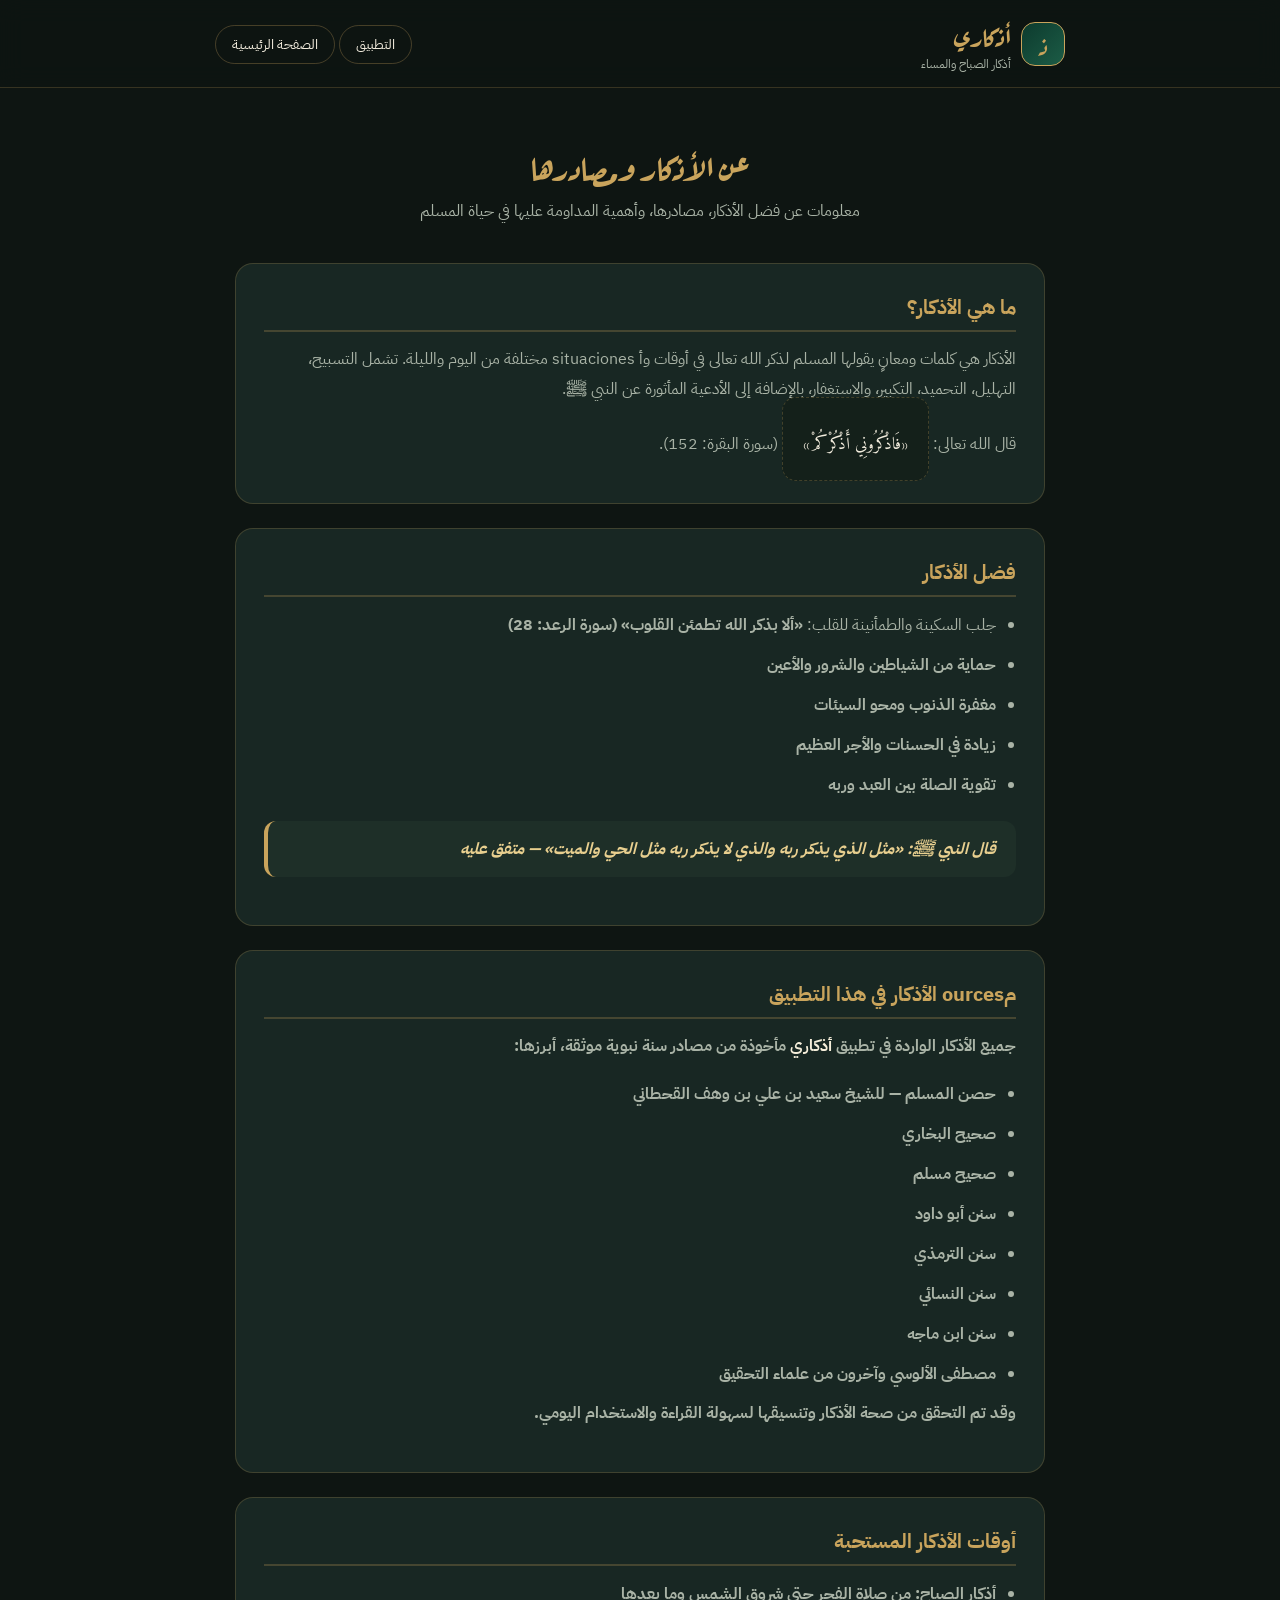
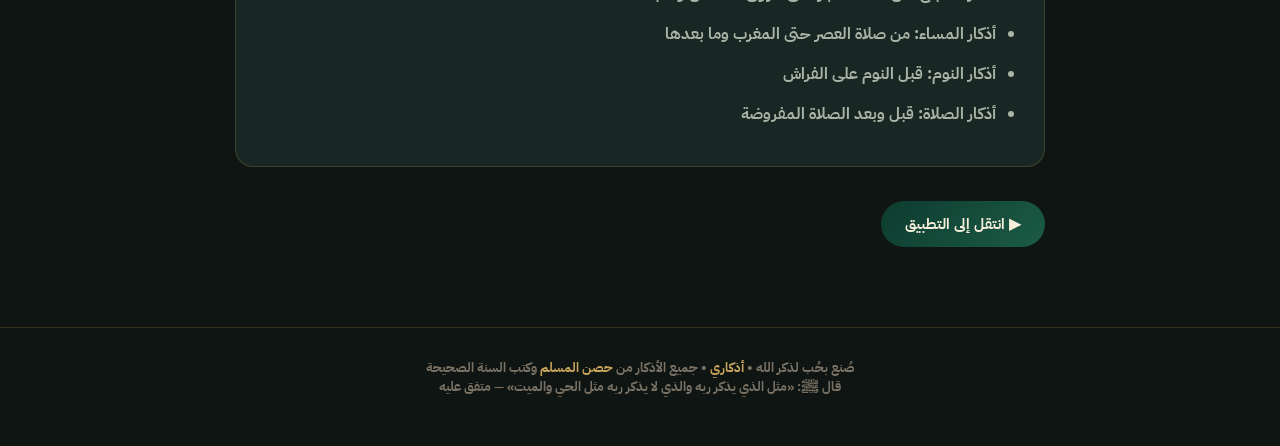
<file: about.html>
<!DOCTYPE html>
<html lang="ar" dir="rtl">
<head>
<meta charset="UTF-8">
<meta name="viewport" content="width=device-width, initial-scale=1.0">
<title>عن الأذكار ومصادرها | أذكاري</title>
<meta name="theme-color" content="#0d3b2e">
<link rel="manifest" href="manifest.json">
<link rel="apple-touch-icon" href="icon.svg">
<link rel="preconnect" href="https://fonts.googleapis.com">
<link rel="preconnect" href="https://fonts.gstatic.com" crossorigin>
<link href="https://fonts.googleapis.com/css2?family=IBM+Plex+Sans+Arabic:wght@300;400;500;600;700&family=Amiri+Quran&family=Aref+Ruqaa:wght@400;700&display=swap" rel="stylesheet">
<style>
  *{box-sizing:border-box;margin:0;padding:0}
  body{
    font-family:'IBM Plex Sans Arabic',Tahoma,sans-serif;
    background:#0e1512;
    color:#f2ecdd;
    min-height:100vh;
    display:flex;
    flex-direction:column;
  }
  header{
    background:rgba(14,21,18,.85);
    backdrop-filter:blur(12px);
    border-bottom:1px solid rgba(201,164,92,.22);
    position:sticky;
    top:0;
    z-index:50;
  }
  .wrap{max-width:850px;margin:0 auto;padding:0 20px;position:relative;z-index:1}
  .topbar{display:flex;align-items:center;justify-content:space-between;padding:14px 0;flex-wrap:wrap;gap:10px}
  .logo{display:flex;align-items:center;gap:10px}
  .mark{
    width:44px;height:44px;border-radius:14px;display:grid;place-items:center;
    background:linear-gradient(135deg,#0d3b2e,#1c5c46);
    border:1px solid #c9a45c;color:#c9a45c;
    font-family:'Aref Ruqaa',serif;font-size:26px;
  }
  .logo h1{font-family:'Aref Ruqaa',serif;font-size:26px;color:#c9a45c}
  .logo small{display:block;font-size:12px;color:#a9b3a6}
  nav a{
    color:#f2ecdd;text-decoration:none;padding:8px 16px;border:1px solid rgba(201,164,92,.3);
    border-radius:50px;font-size:14px;transition:.2s;
  }
  nav a:hover{border-color:#c9a45c;color:#c9a45c;background:rgba(201,164,92,.1)}
  .page{
    flex:1;padding:50px 20px 80px;
  }
  .page-title{font-family:'Aref Ruqaa',serif;color:#c9a45c;font-size:34px;margin-bottom:8px;text-align:center}
  .page-sub{color:#a9b3a6;text-align:center;margin-bottom:40px;font-size:16px}
  article{
    background:#182723;border:1px solid rgba(201,164,92,.22);
    border-radius:18px;padding:28px;margin-bottom:24px;
  }
  article h3{color:#c9a45c;margin-bottom:12px;font-size:20px;border-bottom:2px solid rgba(201,164,92,.25);padding-bottom:8px}
  article p{color:#a9b3a6;line-height:1.9;margin-bottom:16px;font-size:16px}
  article p strong{color:#f5eeda}
  ul{color:#a9b3a6;line-height:2;margin-right:20px}
  ul li{margin-bottom:8px}
  .quran{font-family:'Amiri Quran',serif;direction:rtl;background:#14201a;border:1px dashed rgba(201,164,92,.25);
    border-radius:14px;padding:20px;margin:20px 0;font-size:17px;line-height:2.2;color:#f2ecdd}
  .hadith{background:#1e2f28;border-left:4px solid #c9a45c;border-radius:12px;padding:16px 20px;margin:20px 0;font-style:italic;color:#e8cf8f}
  .badge{
    display:inline-block;border:1px solid #c9a45c;color:#c9a45c;
    border-radius:50px;padding:4px 12px;font-size:12px;margin:2px 4px;
  }
  .back{
    display:inline-flex;align-items:center;gap:8px;padding:12px 24px;
    background:linear-gradient(135deg,#0d3b2e,#1c5c46);color:#f5eeda;
    border:none;border-radius:50px;font-weight:700;cursor:pointer;font-family:inherit;
    font-size:15px;text-decoration:none;margin-top:10px;transition:.2s;
  }
  .back:hover{transform:translateY(-2px)}
  footer{text-align:center;color:#7a7264;font-size:13px;padding:30px 16px 50px;border-top:1px solid rgba(201,164,92,.22)}
  footer b{color:#c9a45c}
</style>
</head>
<body>
<header>
  <div class="wrap topbar">
    <div class="logo">
      <div class="mark">ذ</div>
      <div>
        <h1>أذكاري</h1>
        <small>أذكار الصباح والمساء</small>
      </div>
    </div>
    <nav>
      <a href="index.html">التطبيق</a>
      <a href="welcome.html">الصفحة الرئيسية</a>
    </nav>
  </div>
</header>

<main class="page">
  <div class="wrap">
    <h1 class="page-title">عن الأذكار ومصادرها</h1>
    <p class="page-sub">معلومات عن فضل الأذكار، مصادرها، وأهمية المداومة عليها في حياة المسلم</p>

    <article>
      <h3>ما هي الأذكار؟</h3>
      <p>الأذكار هي كلمات ومعانٍ يقولها المسلم لذكر الله تعالى في أوقات وأ situaciones مختلفة من اليوم والليلة. تشمل التسبيح، التهليل، التحميد، التكبير، والاستغفار، بالإضافة إلى الأدعية المأثورة عن النبي ﷺ.</p>
      <p>قال الله تعالى: <span class="quran">«فَاذْكُرُونِي أَذْكُرْكُمْ»</span> (سورة البقرة: 152).</p>
    </article>

    <article>
      <h3>فضل الأذكار</h3>
      <ul>
        <li>جلب السكينة والطمأنينة للقلب: <strong>«ألا بذكر الله تطمئن القلوب»</span> (سورة الرعد: 28)</li>
        <li>حماية من الشياطين والشرور والأعين</li>
        <li>مغفرة الذنوب ومحو السيئات</li>
        <li>زيادة في الحسنات والأجر العظيم</li>
        <li>تقوية الصلة بين العبد وربه</li>
      </ul>
      <div class="hadith">قال النبي ﷺ: «مثل الذي يذكر ربه والذي لا يذكر ربه مثل الحي والميت» — متفق عليه</div>
    </article>

    <article>
      <h3>مources الأذكار في هذا التطبيق</h3>
      <p>جميع الأذكار الواردة في تطبيق <strong>أذكاري</strong> مأخوذة من مصادر سنة نبوية موثقة، أبرزها:</p>
      <ul>
        <li><strong>حصن المسلم</strong> — للشيخ سعيد بن علي بن وهف القحطاني</li>
        <li><strong>صحيح البخاري</strong></li>
        <li><strong>صحيح مسلم</strong></li>
        <li><strong>سنن أبو داود</strong></li>
        <li><strong>سنن الترمذي</strong></li>
        <li><strong>سنن النسائي</strong></li>
        <li><strong>سنن ابن ماجه</strong></li>
        <li><strong>مصطفى الألوسي</strong> وآخرون من علماء التحقيق</li>
      </ul>
      <p>وقد تم التحقق من صحة الأذكار وتنسيقها لسهولة القراءة والاستخدام اليومي.</p>
    </article>

    <article>
      <h3>أوقات الأذكار المستحبة</h3>
      <ul>
        <li><strong>أذكار الصباح:</strong> من صلاة الفجر حتى شروق الشمس وما بعدها</li>
        <li><strong>أذكار المساء:</strong> من صلاة العصر حتى المغرب وما بعدها</li>
        <li><strong>أذكار النوم:</strong> قبل النوم على الفراش</li>
        <li><strong>أذكار الصلاة:</strong> قبل وبعد الصلاة المفروضة</li>
      </ul>
    </article>

    <a href="index.html" class="back">▶ انتقل إلى التطبيق</a>
  </div>
</main>

<footer>
  صُنع بحُب لذكر الله • <b>أذكاري</b> • جميع الأذكار من <b>حصن المسلم</b> وكتب السنة الصحيحة<br>
  قال ﷺ: «مثل الذي يذكر ربه والذي لا يذكر ربه مثل الحي والميت» — متفق عليه
</footer>
</body>
</html>
</file>
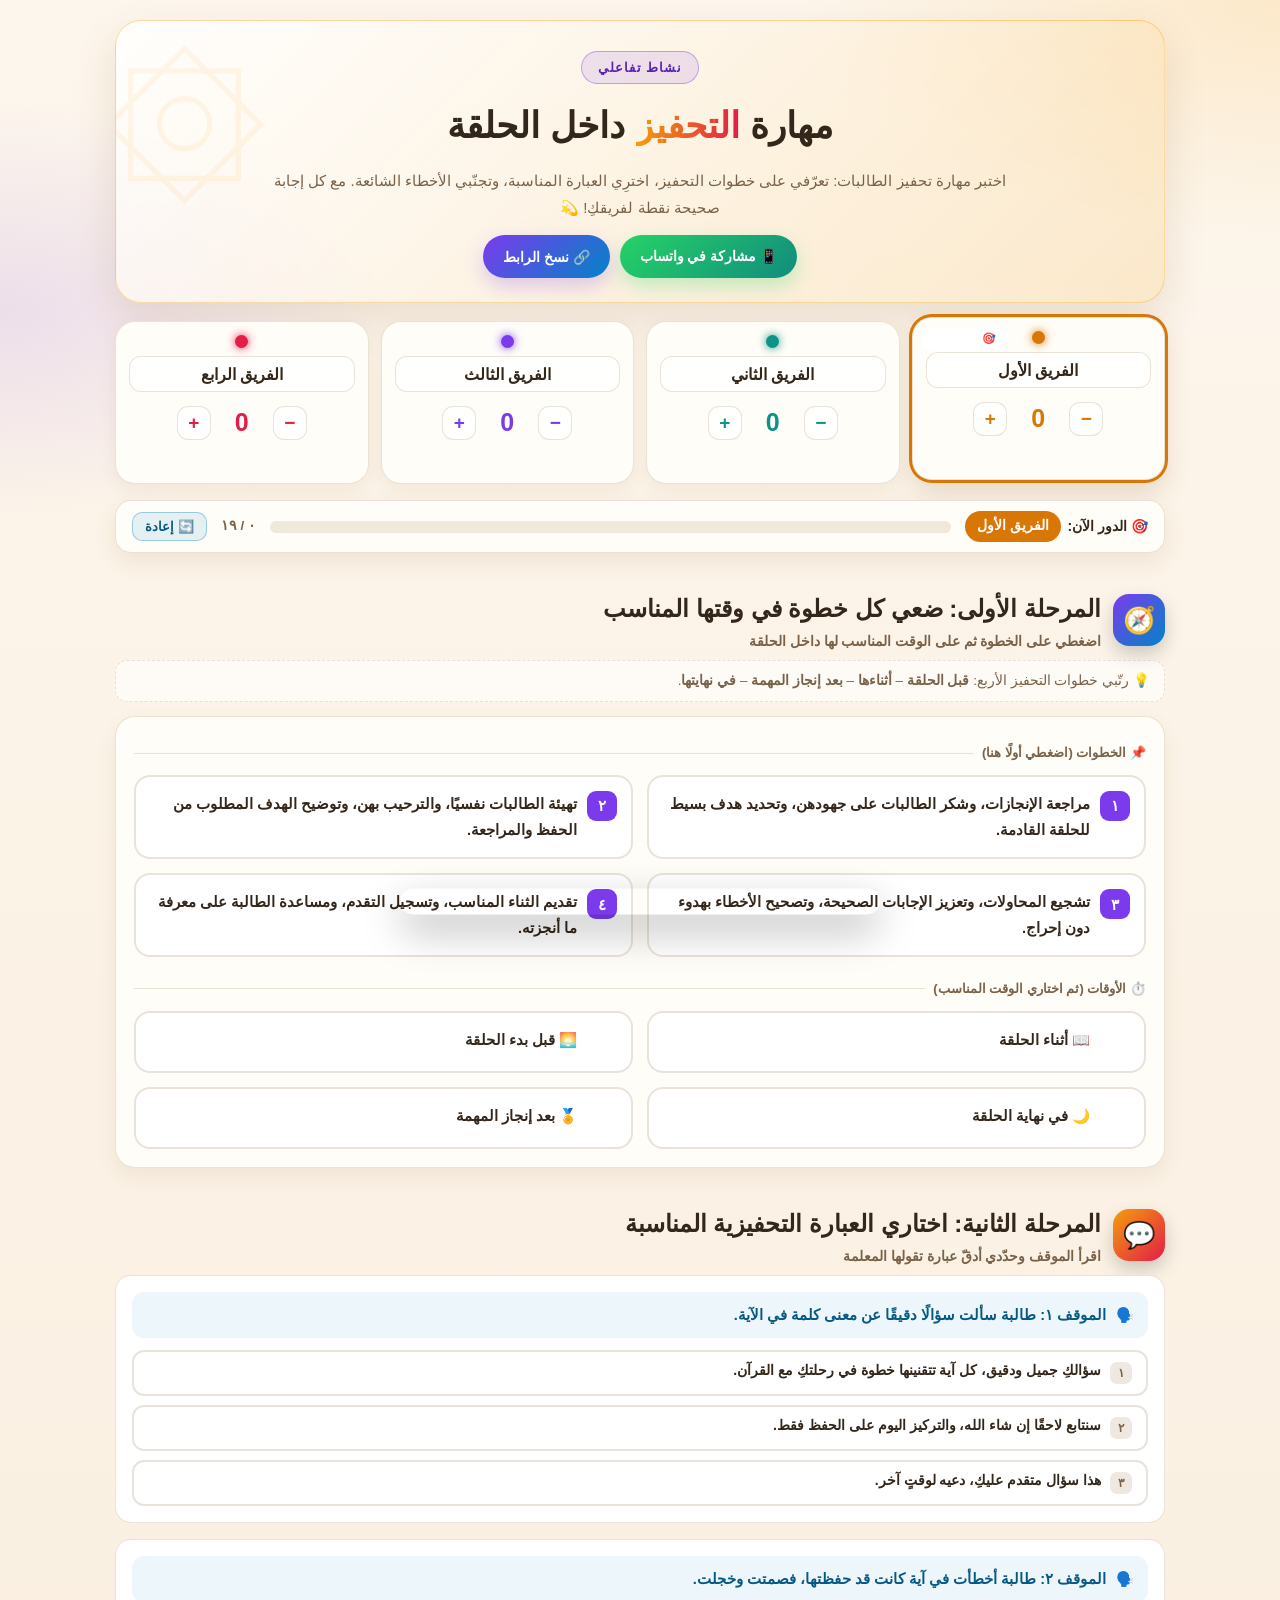
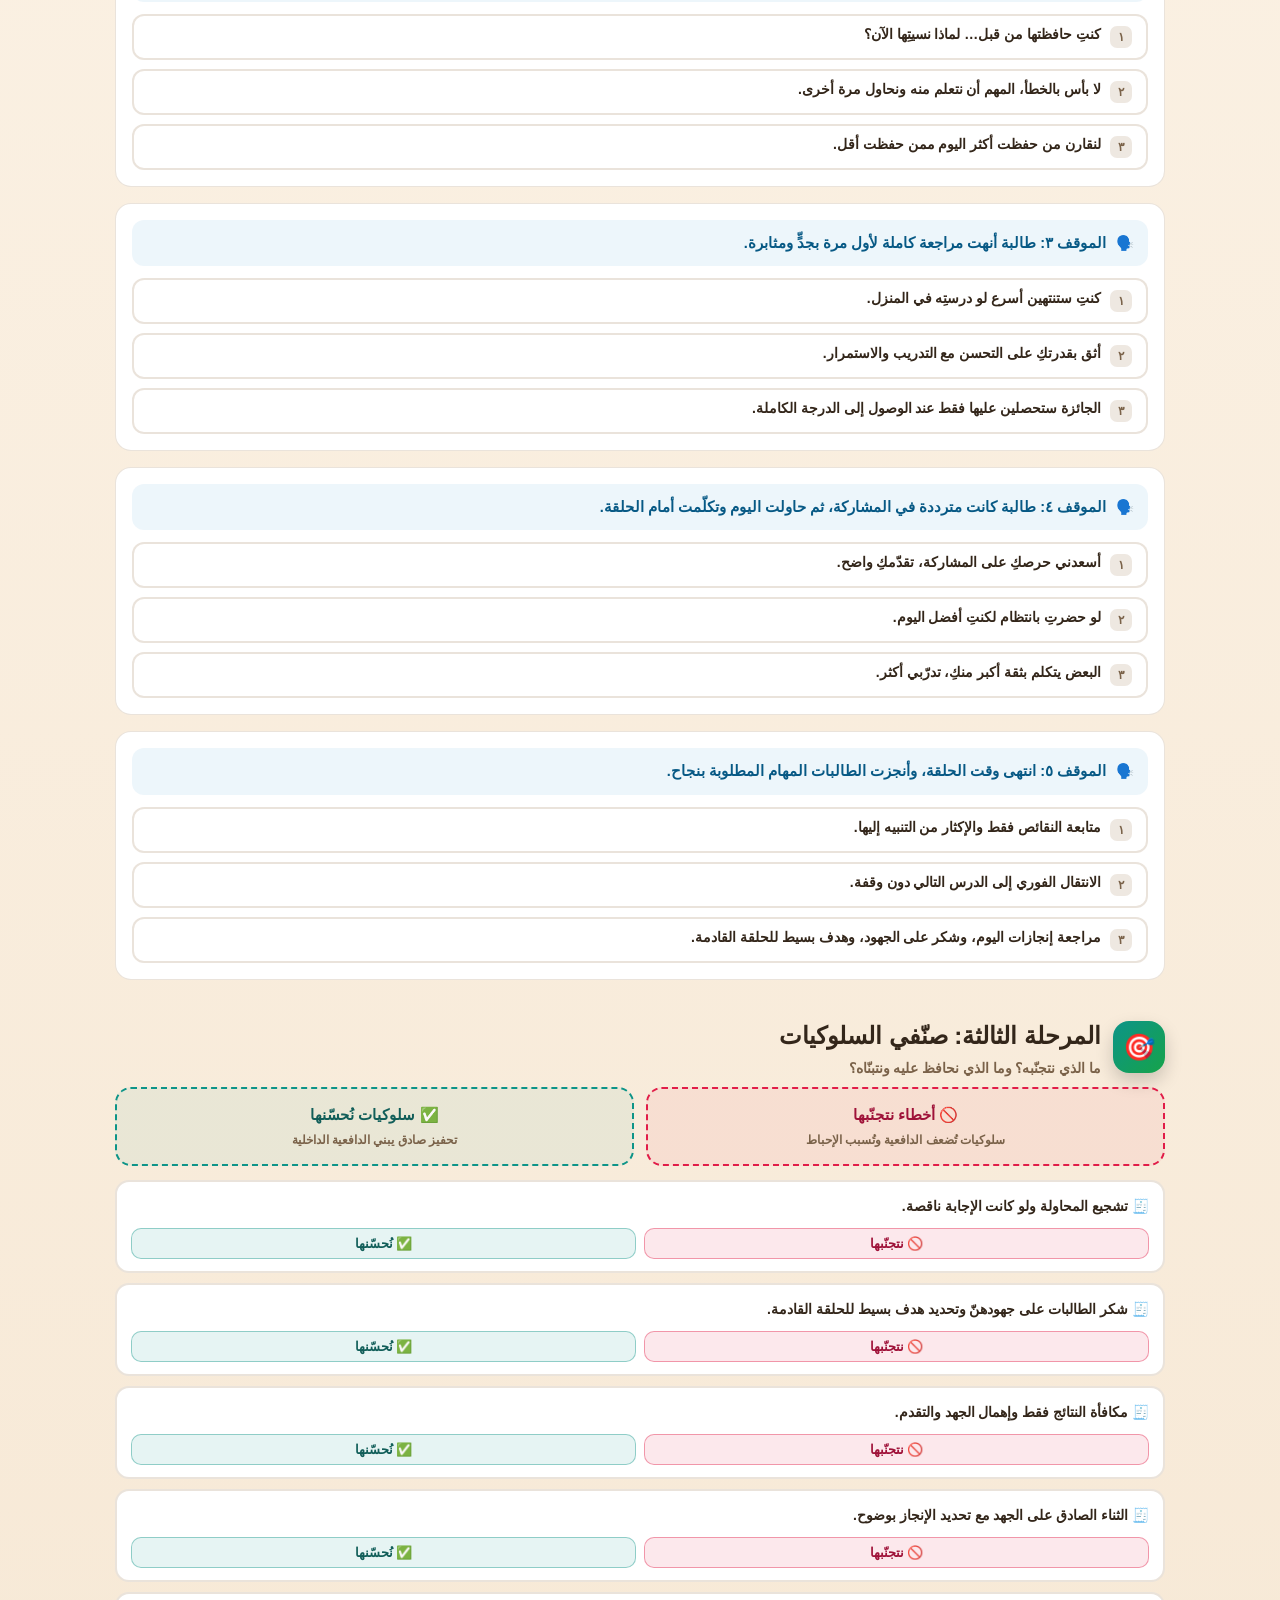
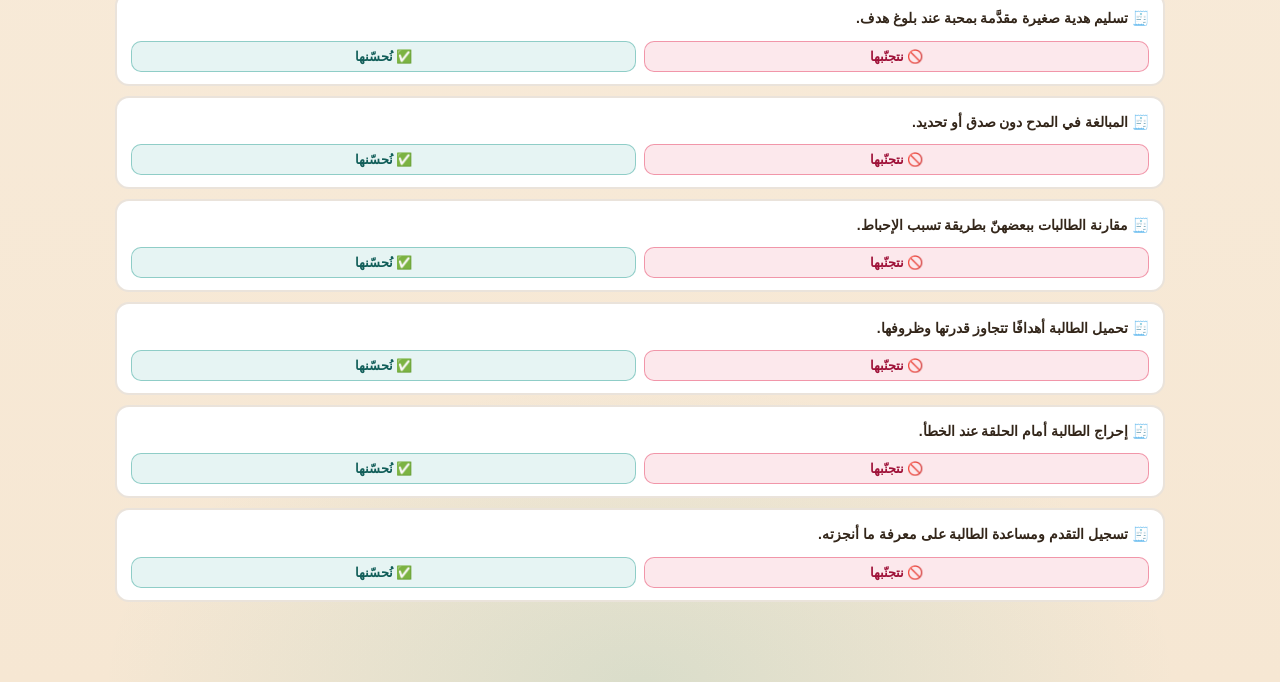
<file: tahfiz.html>
<!DOCTYPE html>
<html lang="ar" dir="rtl">
<head>
<meta charset="UTF-8">
<meta name="viewport" content="width=device-width, initial-scale=1.0">
<title>نشاط تفاعلي | مهارة التحفيز داخل الحلقة</title>
<style>
  :root{
    --bg1:#fdf6ec; --bg2:#f6e7d3;
    --ink:#33261a; --muted:#7a6249;
    --card:#fffdf8;
    --line:rgba(140,100,55,.18);
    --amber:#f59e0b; --amber-d:#b45309;
    --teal:#0d9488; --teal-d:#115e59;
    --rose:#e11d48; --rose-d:#9f1239;
    --violet:#7c3aed; --violet-d:#5b21b6;
    --sky:#0284c7; --sky-d:#075985;
    --green:#16a34a; --green-d:#14532d;
    --radius:20px;
    font-family:"Segoe UI",Tahoma,"Noto Kufi Arabic","Cairo",sans-serif;
  }
  *{box-sizing:border-box;margin:0;padding:0}
  body{
    background:
      radial-gradient(800px 400px at 100% 0%, rgba(245,158,11,.15), transparent 60%),
      radial-gradient(700px 380px at 0% 8%, rgba(124,58,237,.12), transparent 55%),
      radial-gradient(900px 500px at 50% 100%, rgba(13,148,136,.12), transparent 60%),
      linear-gradient(180deg,var(--bg1),var(--bg2));
    color:var(--ink); min-height:100vh; padding:20px 14px 70px; line-height:1.8;
  }
  .wrap{max-width:1050px;margin:auto}

  /* ===== Header ===== */
  header{
    text-align:center; padding:30px 20px 24px; border-radius:26px;
    background:linear-gradient(135deg,rgba(255,255,255,.85),rgba(245,158,11,.14));
    border:1px solid rgba(245,158,11,.35); backdrop-filter:blur(8px);
    box-shadow:0 16px 40px rgba(120,80,20,.14); position:relative; overflow:hidden;
  }
  header::before{content:"۞";position:absolute;font-size:170px;opacity:.08;left:-14px;top:-52px;color:var(--amber)}
  .kicker{
    display:inline-block;font-size:13px;font-weight:800;letter-spacing:1px;
    background:rgba(124,58,237,.12);color:var(--violet-d);
    border:1px solid rgba(124,58,237,.4);padding:4px 16px;border-radius:999px;margin-bottom:10px;
  }
  h1{font-size:clamp(23px,4.4vw,36px);font-weight:900}
  h1 .hl{background:linear-gradient(90deg,var(--amber),var(--rose));-webkit-background-clip:text;background-clip:text;color:transparent}
  header p{color:var(--muted);font-size:15px;max-width:740px;margin:8px auto 0}
  .share-row{display:flex;gap:10px;justify-content:center;flex-wrap:wrap;margin-top:14px}
  .wa-btn{
    font-family:inherit;font-size:14px;font-weight:900;cursor:pointer;text-decoration:none;display:inline-flex;align-items:center;gap:8px;
    padding:9px 20px;border-radius:999px;border:none;transition:.18s;box-shadow:0 8px 20px rgba(37,211,102,.28);
    background:linear-gradient(135deg,#25d366,#128c7e);color:#fff;
  }
  .wa-btn:hover{filter:brightness(1.07);transform:translateY(-2px)}
  .wa-btn.copy{background:linear-gradient(135deg,#7c3aed,#0284c7);box-shadow:0 8px 20px rgba(124,58,237,.25)}

  /* ===== Teams ===== */
  .teams{display:grid;grid-template-columns:repeat(4,minmax(0,1fr));gap:12px;margin-top:18px}
  @media(max-width:840px){.teams{grid-template-columns:repeat(2,minmax(0,1fr))}}
  @media(max-width:440px){.teams{grid-template-columns:1fr}}
  .team{
    border-radius:var(--radius);padding:13px;border:1.5px solid var(--line);
    background:var(--card);display:flex;flex-direction:column;gap:8px;align-items:center;
    transition:.2s;cursor:pointer;box-shadow:0 6px 18px rgba(120,80,20,.08);position:relative;
  }
  .team:hover{transform:translateY(-3px);box-shadow:0 10px 24px rgba(120,80,20,.14)}
  .team .dot{width:13px;height:13px;border-radius:50%;background:currentColor;box-shadow:0 0 10px currentColor}
  .team .turn{
    position:absolute;top:9px;left:9px;font-size:11px;font-weight:900;padding:2px 9px;border-radius:999px;
    background:currentColor;color:#fff;opacity:0;transition:.2s;
  }
  .team.active .turn{opacity:1}
  .team.active{transform:translateY(-4px);box-shadow:0 0 0 3px currentColor,0 12px 26px rgba(120,80,20,.18)}
  .t1{color:#d97706}.t2{color:#0d9488}.t3{color:#7c3aed}.t4{color:#e11d48}
  .team input.name{
    width:100%;text-align:center;font-weight:800;font-size:16px;font-family:inherit;color:var(--ink);
    background:rgba(255,255,255,.7);border:1px solid var(--line);border-radius:12px;padding:8px 10px;outline:none;
  }
  .team input.name:focus{box-shadow:0 0 0 2px currentColor;background:#fff}
  .team .score{display:flex;align-items:center;gap:10px}
  .team .score button{
    width:34px;height:34px;border-radius:11px;border:1px solid var(--line);background:rgba(255,255,255,.75);
    color:currentColor;font-size:19px;font-weight:900;cursor:pointer;font-family:inherit;transition:.15s;
  }
  .team .score button:hover{background:currentColor;color:#fff}
  .team .score button:active{transform:scale(.9)}
  .team .score .val{font-size:25px;font-weight:900;min-width:42px;text-align:center;color:currentColor}
  .team .lead{font-size:11.5px;font-weight:900;color:var(--amber-d);min-height:17px}

  /* ===== HUD ===== */
  .hud{
    position:sticky;top:8px;z-index:50;margin-top:16px;
    display:flex;align-items:center;gap:14px;flex-wrap:wrap;justify-content:space-between;
    background:rgba(255,253,248,.94);border:1px solid var(--line);border-radius:16px;
    padding:10px 16px;backdrop-filter:blur(10px);box-shadow:0 8px 22px rgba(120,80,20,.10);
  }
  .hud .turnbox{font-size:14px;font-weight:900;display:flex;align-items:center;gap:7px}
  .hud .turnbox b{padding:3px 12px;border-radius:999px;color:#fff;font-size:13.5px}
  .pbar{flex:1;min-width:150px;height:12px;background:rgba(140,100,55,.14);border-radius:99px;overflow:hidden}
  .pbar > i{
    display:block;height:100%;width:0%;border-radius:99px;
    background:linear-gradient(90deg,var(--teal),var(--amber),var(--rose));
    transition:width .5s cubic-bezier(.3,1.4,.5,1);
  }
  .hud .step{font-size:13.5px;color:var(--muted);font-weight:800}
  .hud .btn-reset{
    font-family:inherit;font-size:13px;font-weight:800;color:var(--sky-d);cursor:pointer;
    background:rgba(2,132,199,.1);border:1px solid rgba(2,132,199,.35);border-radius:10px;padding:6px 12px;
  }
  .hud .btn-reset:hover{background:rgba(2,132,199,.2)}

  /* ===== Section titles ===== */
  .sec{margin-top:34px}
  .sec-title{display:flex;align-items:center;gap:12px;margin-bottom:6px}
  .sec-title .ico{
    width:52px;height:52px;flex:none;border-radius:16px;display:grid;place-items:center;font-size:26px;color:#fff;
    box-shadow:0 8px 18px rgba(0,0,0,.18);
  }
  .sec-title h2{font-size:clamp(18px,3vw,24px);font-weight:900}
  .sec-title small{display:block;color:var(--muted);font-size:13.5px;font-weight:600}
  .sec-note{
    font-size:13.5px;color:var(--muted);background:rgba(255,255,255,.65);
    border:1px dashed var(--line);border-radius:12px;padding:8px 14px;margin-bottom:14px;
  }

  /* ===== Cards generic ===== */
  .card{
    background:var(--card);border:1px solid var(--line);border-radius:var(--radius);
    padding:18px;box-shadow:0 8px 20px rgba(120,80,20,.08);
  }

  /* ===== Activity 1: matching ===== */
  .match-grid{display:grid;grid-template-columns:1fr 1fr;gap:14px}
  @media(max-width:720px){.match-grid{grid-template-columns:1fr}}
  .m-card{
    border-radius:16px;padding:14px;cursor:pointer;user-select:none;
    border:2px solid var(--line);background:#fff;transition:.18s;
    font-size:14.5px;font-weight:700;display:flex;gap:10px;align-items:flex-start;
  }
  .m-card:hover{transform:translateY(-2px);box-shadow:0 10px 22px rgba(120,80,20,.14)}
  .m-card .badge{
    flex:none;width:30px;height:30px;border-radius:9px;display:grid;place-items:center;
    color:#fff;font-size:15px;font-weight:900;
  }
  .m-card[data-kind="q"] .badge{background:var(--violet)}
  .m-card.sel{border-color:var(--violet);background:rgba(124,58,237,.07);box-shadow:0 0 0 3px rgba(124,58,237,.18)}
  .m-card.done{opacity:.55;pointer-events:none;border-color:var(--green)}
  .m-card.done .badge{background:var(--green)}
  .m-card.wrongshake{animation:shake .4s;border-color:var(--rose);background:rgba(225,29,72,.06)}
  @keyframes shake{0%,100%{transform:translateX(0)}20%{transform:translateX(-7px)}40%{transform:translateX(7px)}60%{transform:translateX(-5px)}80%{transform:translateX(5px)}}
  .lane-label{
    grid-column:1/-1;font-size:13px;font-weight:900;color:var(--muted);
    display:flex;align-items:center;gap:8px;margin:6px 0 -4px;
  }
  .lane-label::after{content:"";flex:1;height:1px;background:var(--line)}

  /* ===== Activity 2: scenario quiz ===== */
  .quiz{display:flex;flex-direction:column;gap:16px}
  .q-item{border-radius:16px;border:1px solid var(--line);background:#fff;padding:16px}
  .q-item .scene{
    font-size:14.5px;font-weight:700;color:var(--sky-d);
    background:rgba(2,132,199,.07);border-radius:12px;padding:10px 14px;margin-bottom:12px;
    display:flex;gap:10px;align-items:flex-start;
  }
  .q-opts{display:grid;gap:9px}
  .q-opt{
    text-align:right;font-family:inherit;font-size:14px;font-weight:700;color:var(--ink);
    background:rgba(255,255,255,.8);border:2px solid var(--line);border-radius:12px;
    padding:10px 14px;cursor:pointer;transition:.16s;display:flex;gap:9px;align-items:flex-start;
  }
  .q-opt:hover{border-color:var(--amber);background:rgba(245,158,11,.07)}
  .q-opt .tick{flex:none;width:22px;height:22px;border-radius:7px;background:rgba(140,100,55,.15);display:grid;place-items:center;font-size:12px;font-weight:900;color:var(--muted)}
  .q-opt.right{border-color:var(--green);background:rgba(22,163,74,.10)}
  .q-opt.right .tick{background:var(--green);color:#fff}
  .q-opt.bad{border-color:var(--rose);background:rgba(225,29,72,.07)}
  .q-opt.bad .tick{background:var(--rose);color:#fff}
  .q-opt.locked{pointer-events:none;opacity:.75}
  .q-opt.locked.right{opacity:1}

  /* ===== Activity 3: sorting ===== */
  .sort-zone{display:flex;gap:12px;flex-wrap:wrap;margin-bottom:14px}
  .basket{
    flex:1;min-width:210px;border-radius:16px;padding:12px;text-align:center;
    border:2px dashed;transition:.2s;
  }
  .basket.avoid{border-color:var(--rose);background:rgba(225,29,72,.06)}
  .basket.keep{border-color:var(--teal);background:rgba(13,148,136,.06)}
  .basket.hot{box-shadow:0 0 0 4px rgba(0,0,0,.08);transform:scale(1.02)}
  .basket h3{font-size:15px;font-weight:900;margin-bottom:2px}
  .basket.avoid h3{color:var(--rose-d)}
  .basket.keep h3{color:var(--teal-d)}
  .basket p{font-size:12px;color:var(--muted);font-weight:600}
  .sort-card{
    border-radius:14px;border:2px solid var(--line);background:#fff;padding:12px 14px;
    font-size:14px;font-weight:700;margin-bottom:10px;transition:.18s;
  }
  .sort-card .btns{display:flex;gap:8px;margin-top:9px}
  .sort-card .btns button{
    flex:1;font-family:inherit;font-size:13px;font-weight:900;padding:7px 10px;border-radius:10px;cursor:pointer;transition:.15s;
  }
  .btn-avoid{color:var(--rose-d);background:rgba(225,29,72,.1);border:1.5px solid rgba(225,29,72,.4)}
  .btn-avoid:hover{background:rgba(225,29,72,.22)}
  .btn-keep{color:var(--teal-d);background:rgba(13,148,136,.1);border:1.5px solid rgba(13,148,136,.4)}
  .btn-keep:hover{background:rgba(13,148,136,.22)}
  .sort-card.ok{border-color:var(--green);background:rgba(22,163,74,.08);opacity:.7;pointer-events:none}
  .sort-card.no{animation:shake .4s;border-color:var(--rose);background:rgba(225,29,72,.07)}
  .sort-card .why{font-size:12.5px;font-weight:700;color:var(--muted);margin-top:7px;display:none}
  .sort-card.ok .why,.sort-card.no .why{display:block}

  /* ===== Feedback toast ===== */
  .toast{
    position:fixed;bottom:22px;right:50%;transform:translate(50%,140%);
    z-index:200;max-width:92vw;width:min(480px,92vw);
    border-radius:16px;padding:13px 18px;color:#fff;font-weight:800;font-size:14.5px;
    box-shadow:0 16px 40px rgba(0,0,0,.28);transition:transform .35s cubic-bezier(.3,1.5,.5,1);
    display:flex;gap:10px;align-items:center;
  }
  .toast.show{transform:translate(50%,0)}
  .toast.good{background:linear-gradient(135deg,var(--green),var(--teal))}
  .toast.oops{background:linear-gradient(135deg,var(--rose),var(--amber-d))}
  .toast .t-ico{font-size:22px}

  /* ===== Finale ===== */
  .finale{
    display:none;margin-top:38px;text-align:center;padding:38px 22px;border-radius:26px;
    background:linear-gradient(135deg,rgba(255,255,255,.9),rgba(22,163,74,.12));
    border:2px solid rgba(22,163,74,.4);box-shadow:0 20px 50px rgba(20,120,60,.18);
    position:relative;overflow:hidden;
  }
  .finale.show{display:block;animation:pop .5s cubic-bezier(.3,1.6,.5,1)}
  @keyframes pop{from{opacity:0;transform:scale(.85)}to{opacity:1;transform:scale(1)}}
  .finale .big-star{font-size:64px;line-height:1;animation:float 2.4s ease-in-out infinite}
  @keyframes float{0%,100%{transform:translateY(0)}50%{transform:translateY(-9px)}}
  .finale h2{font-size:clamp(20px,3.6vw,28px);font-weight:900;margin:8px 0}
  .rank{display:flex;gap:10px;justify-content:center;flex-wrap:wrap;margin:14px 0}
  .rank .badge{
    border-radius:14px;padding:10px 18px;font-weight:900;color:#fff;box-shadow:0 8px 18px rgba(0,0,0,.14);
  }
  .rank .badge small{display:block;font-size:11.5px;opacity:.9;font-weight:700}
  .rank .badge span{font-size:20px}
  .finale p{color:var(--muted);font-weight:700;font-size:15px;max-width:620px;margin:0 auto}
  .finale .quote{
    margin-top:16px;font-size:16px;font-weight:900;color:var(--violet-d);
    background:rgba(124,58,237,.08);border:1px dashed rgba(124,58,237,.4);
    border-radius:14px;padding:12px 16px;display:inline-block;
  }
  .finale button{
    margin-top:18px;font-family:inherit;font-size:15px;font-weight:900;color:#fff;cursor:pointer;
    background:linear-gradient(135deg,var(--violet),var(--sky));border:none;border-radius:14px;padding:11px 26px;
    box-shadow:0 10px 24px rgba(124,58,237,.32);
  }
  .finale button:hover{filter:brightness(1.08)}

  /* ===== Confetti ===== */
  .confetti{position:fixed;inset:0;pointer-events:none;z-index:300;overflow:hidden}
  .confetti i{position:absolute;top:-14px;width:10px;height:16px;border-radius:2px;animation:fall linear forwards}
  @keyframes fall{to{transform:translateY(110vh) rotate(720deg);opacity:.9}}
</style>
</head>
<body>
<div class="wrap">

  <header>
    <span class="kicker">نشاط تفاعلي</span>
    <h1>مهارة <span class="hl">التحفيز</span> داخل الحلقة</h1>
    <p>اختبر مهارة تحفيز الطالبات: تعرّفي على خطوات التحفيز، اخترِي العبارة المناسبة، وتجنّبي الأخطاء الشائعة. مع كل إجابة صحيحة نقطة لفريقكِ! 💫</p>
    <div class="share-row">
      <a class="wa-btn" id="waShare" href="#" target="_blank" rel="noopener">📱 مشاركة في واتساب</a>
      <button class="wa-btn copy" id="copyLink">🔗 نسخ الرابط</button>
    </div>
  </header>

  <!-- ===== الفرق الأربعة ===== -->
  <div class="teams" id="teams">
    <div class="team t1 active" data-i="0"><span class="turn">🎯 دور الفريق</span><span class="dot"></span>
      <input class="name" data-i="0" placeholder="اسم الفريق الأول ✏️">
      <div class="score"><button data-d="-1" title="خصم نقطة">−</button><span class="val" id="s0">0</span><button data-d="1" title="إضافة نقطة">+</button></div>
      <span class="lead" id="l0"></span>
    </div>
    <div class="team t2" data-i="1"><span class="turn">🎯 دور الفريق</span><span class="dot"></span>
      <input class="name" data-i="1" placeholder="اسم الفريق الثاني ✏️">
      <div class="score"><button data-d="-1" title="خصم نقطة">−</button><span class="val" id="s1">0</span><button data-d="1" title="إضافة نقطة">+</button></div>
      <span class="lead" id="l1"></span>
    </div>
    <div class="team t3" data-i="2"><span class="turn">🎯 دور الفريق</span><span class="dot"></span>
      <input class="name" data-i="2" placeholder="اسم الفريق الثالث ✏️">
      <div class="score"><button data-d="-1" title="خصم نقطة">−</button><span class="val" id="s2">0</span><button data-d="1" title="إضافة نقطة">+</button></div>
      <span class="lead" id="l2"></span>
    </div>
    <div class="team t4" data-i="3"><span class="turn">🎯 دور الفريق</span><span class="dot"></span>
      <input class="name" data-i="3" placeholder="اسم الفريق الرابع ✏️">
      <div class="score"><button data-d="-1" title="خصم نقطة">−</button><span class="val" id="s3">0</span><button data-d="1" title="إضافة نقطة">+</button></div>
      <span class="lead" id="l3"></span>
    </div>
  </div>

  <div class="hud">
    <div class="turnbox">🎯 الدور الآن: <b id="turnName">الفريق الأول</b></div>
    <div class="pbar"><i id="pfill"></i></div>
    <div class="step" id="stepTxt">٠ / ١٥</div>
    <button class="btn-reset" onclick="resetAll()">🔄 إعادة</button>
  </div>

  <!-- ===== المرحلة 1: ترتيب خطوات التحفيز ===== -->
  <section class="sec">
    <div class="sec-title">
      <div class="ico" style="background:linear-gradient(135deg,#7c3aed,#0284c7)">🧭</div>
      <div><h2>المرحلة الأولى: ضعي كل خطوة في وقتها المناسب</h2>
      <small>اضغطي على الخطوة ثم على الوقت المناسب لها داخل الحلقة</small></div>
    </div>
    <div class="sec-note">💡 رتّبي خطوات التحفيز الأربع: <b>قبل الحلقة</b> – <b>أثناءها</b> – <b>بعد إنجاز المهمة</b> – <b>في نهايتها</b>.</div>
    <div class="card">
      <div class="match-grid" id="matchGrid"></div>
    </div>
  </section>

  <!-- ===== المرحلة 2: العبارة التحفيزية المناسبة ===== -->
  <section class="sec">
    <div class="sec-title">
      <div class="ico" style="background:linear-gradient(135deg,#f59e0b,#e11d48)">💬</div>
      <div><h2>المرحلة الثانية: اختاري العبارة التحفيزية المناسبة</h2>
      <small>اقرأ الموقف وحدّدي أدقّ عبارة تقولها المعلمة</small></div>
    </div>
    <div class="quiz" id="quizBox"></div>
  </section>

  <!-- ===== المرحلة 3: تجنّبي الأخطاء ===== -->
  <section class="sec">
    <div class="sec-title">
      <div class="ico" style="background:linear-gradient(135deg,#0d9488,#16a34a)">🎯</div>
      <div><h2>المرحلة الثالثة: صنّفي السلوكيات</h2>
      <small>ما الذي نتجنّبه؟ وما الذي نحافظ عليه ونتبنّاه؟</small></div>
    </div>
    <div class="sort-zone">
      <div class="basket avoid"><h3>🚫 أخطاء نتجنّبها</h3><p>سلوكيات تُضعف الدافعية وتُسبب الإحباط</p></div>
      <div class="basket keep"><h3>✅ سلوكيات نُحسّنها</h3><p>تحفيز صادق يبني الدافعية الداخلية</p></div>
    </div>
    <div id="sortBox"></div>
  </section>

  <!-- ===== النتيجة ===== -->
  <div class="finale" id="finale">
    <div class="big-star">🏆</div>
    <h2 id="finTitle">أحسنتنَّ يا معلمات!</h2>
    <div class="rank" id="finRank"></div>
    <p id="finMsg"></p>
    <div class="quote" id="finQuote"></div>
    <br>
    <button onclick="resetAll()">🔁 إعادة النشاط</button>
  </div>

</div>

<div class="toast" id="toast"><span class="t-ico"></span><span id="toastTxt"></span></div>
<div class="confetti" id="confetti"></div>

<script>
/* ================= النصوص التحفيزية ================= */
const PRAISE = [
  "بارك الله فيكِ، اجتهادكِ اليوم يستحق التقدير.",
  "تقدّمكِ واضح، استمري وفقكِ الله.",
  "أحسنتِ في تصحيح خطئكِ بنفسكِ.",
  "أثق بقدرتكِ على التحسن مع التدريب والاستمرار.",
  "أسعدني حرصكِ على المراجعة.",
  "كل آية تتقنينها خطوة جميلة في رحلتكِ مع القرآن."
];
const ITSLIKE = "لا بأس بالخطأ، المهم أن نتعلم منه ونحاول مرة أخرى.";

/* ===== نشاط ١: مطابقة الخطوات بأوقاتها ===== */
const steps = [
  {id:"s1", txt:"تهيئة الطالبات نفسيًا، والترحيب بهن، وتوضيح الهدف المطلوب من الحفظ والمراجعة.", when:"before"},
  {id:"s2", txt:"تشجيع المحاولات، وتعزيز الإجابات الصحيحة، وتصحيح الأخطاء بهدوء دون إحراج.", when:"during"},
  {id:"s3", txt:"تقديم الثناء المناسب، وتسجيل التقدم، ومساعدة الطالبة على معرفة ما أنجزته.", when:"after"},
  {id:"s4", txt:"مراجعة الإنجازات، وشكر الطالبات على جهودهن، وتحديد هدف بسيط للحلقة القادمة.", when:"end"}
];
const whens = [
  {id:"before", label:"🌅 قبل بدء الحلقة"},
  {id:"during", label:"📖 أثناء الحلقة"},
  {id:"after",  label:"🏅 بعد إنجاز المهمة"},
  {id:"end",    label:"🌙 في نهاية الحلقة"}
];

/* ===== نشاط ٢: المواقف واختيار العبارة ===== */
const scenes = [
  {
    scene:"طالبة أخطأت في آية كانت قد حفظتها، فصمتت وخجلت.",
    opts:[
      {t:"لا بأس بالخطأ، المهم أن نتعلم منه ونحاول مرة أخرى.", right:true},
      {t:"كنتِ حافظتها من قبل… لماذا نسيتِها الآن؟", right:false},
      {t:"لنقارن من حفظت أكثر اليوم ممن حفظت أقل.", right:false}
    ]
  },
  {
    scene:"طالبة أنهت مراجعة كاملة لأول مرة بجدٍّ ومثابرة.",
    opts:[
      {t:"أثق بقدرتكِ على التحسن مع التدريب والاستمرار.", right:true},
      {t:"الجائزة ستحصلين عليها فقط عند الوصول إلى الدرجة الكاملة.", right:false},
      {t:"كنتِ ستنتهين أسرع لو درستِه في المنزل.", right:false}
    ]
  },
  {
    scene:"طالبة كانت مترددة في المشاركة، ثم حاولت اليوم وتكلّمت أمام الحلقة.",
    opts:[
      {t:"أسعدني حرصكِ على المشاركة، تقدّمكِ واضح.", right:true},
      {t:"لو حضرتِ بانتظام لكنتِ أفضل اليوم.", right:false},
      {t:"البعض يتكلم بثقة أكبر منكِ، تدرّبي أكثر.", right:false}
    ]
  },
  {
    scene:"انتهى وقت الحلقة، وأنجزت الطالبات المهام المطلوبة بنجاح.",
    opts:[
      {t:"مراجعة إنجازات اليوم، وشكر على الجهود، وهدف بسيط للحلقة القادمة.", right:true},
      {t:"الانتقال الفوري إلى الدرس التالي دون وقفة.", right:false},
      {t:"متابعة النقائص فقط والإكثار من التنبيه إليها.", right:false}
    ]
  },
  {
    scene:"طالبة سألت سؤالًا دقيقًا عن معنى كلمة في الآية.",
    opts:[
      {t:"سؤالكِ جميل ودقيق، كل آية تتقنينها خطوة في رحلتكِ مع القرآن.", right:true},
      {t:"هذا سؤال متقدم عليكِ، دعيه لوقتٍ آخر.", right:false},
      {t:"سنتابع لاحقًا إن شاء الله، والتركيز اليوم على الحفظ فقط.", right:false}
    ]
  }
];

/* ===== نشاط ٣: تصنيف السلوكيات ===== */
const behaviors = [
  {t:"مقارنة الطالبات ببعضهنّ بطريقة تسبب الإحباط.", good:false, why:"المقارنة تُشعر الطالبة بالإحباط وتُضعف دافعها الداخلي."},
  {t:"الثناء الصادق على الجهد مع تحديد الإنجاز بوضوح.", good:true,  why:"المدح المحدد والصادق يُرسّخ القيمة ويرفع الثقة."},
  {t:"إحراج الطالبة أمام الحلقة عند الخطأ.", good:false, why:"الإحراج يربط الحفظ بالخوف بدلًا من الحب."},
  {t:"تشجيع المحاولة ولو كانت الإجابة ناقصة.", good:true,  why:"تشجيع المحاولة يبني الشجاعة ويقلّل التردد."},
  {t:"مكافأة النتائج فقط وإهمال الجهد والتقدم.", good:false, why:"التركيز على النتيجة وحدها يجعل الطالبة تهتم بالمكافأة لا بالتعلّم."},
  {t:"تسجيل التقدم ومساعدة الطالبة على معرفة ما أنجزته.", good:true,  why:"رؤية تقدّمها بعينها تُغذّي الدافعية وتمنحها إحساسًا بالإنجاز."},
  {t:"المبالغة في المدح دون صدق أو تحديد.", good:false, why:"المبالغة تفقد الثقة وتجعل المديح بلا قيمة."},
  {t:"تسليم هدية صغيرة مقدَّمة بمحبة عند بلوغ هدف.", good:true,  why:"المكافأة المتواضعة مع تنمية الدافعية الداخلية تدعم الاستمرار."},
  {t:"تحميل الطالبة أهدافًا تتجاوز قدرتها وظروفها.", good:false, why:"الأهداف البعيدة تسبب الإحباط والتوقف."},
  {t:"شكر الطالبات على جهودهنّ وتحديد هدف بسيط للحلقة القادمة.", good:true,  why:"الخاتمة الإيجابية تترك أثرًا حلوًا وتُشجّع على العودة."}
];

/* ================= الحالة والفرق ================= */
const TOTAL = steps.length + scenes.length + behaviors.length;
const NAMES = ["الفريق الأول","الفريق الثاني","الفريق الثالث","الفريق الرابع"];
const COLORS = ["#d97706","#0d9488","#7c3aed","#e11d48"];
const KEY = "nashat-tahfiz-teams";
let state = {names:[...NAMES], scores:[0,0,0,0], active:0, solved:0};
try{ const raw=localStorage.getItem(KEY); if(raw){ state=Object.assign(state, JSON.parse(raw)); } }catch(e){}
function save(){ try{ localStorage.setItem(KEY, JSON.stringify(state)); }catch(e){} }

let solved = state.solved || 0;
const pfill=document.getElementById("pfill"), stepTxt=document.getElementById("stepTxt");
let selStep=null;

function shuffle(a){a=a.slice();for(let i=a.length-1;i>0;i--){const j=Math.floor(Math.random()*(i+1));[a[i],a[j]]=[a[j],a[i]];}return a;}
const arabicNum = n => String(n).replace(/\d/g, d => "٠١٢٣٤٥٦٧٨٩"[d]);
const tname = i => state.names[i] || NAMES[i];

/* ===== عدّاد التقدّم + إضافة نقطة للفريق النشط ===== */
function addScore(){
  solved++;
  state.solved = solved;
  state.scores[state.active]++;
  save(); renderBoard();
  pfill.style.width = (solved/TOTAL*100)+"%";
  stepTxt.textContent = arabicNum(solved)+" / "+arabicNum(TOTAL);
  if(solved===TOTAL) finish();
}

/* ===== عرض لوحة الفرق ===== */
function renderBoard(){
  state.scores.forEach((s,i)=>{ const e=document.getElementById("s"+i); if(e) e.textContent=s; });
  const max=Math.max(...state.scores);
  state.scores.forEach((s,i)=>{
    const e=document.getElementById("l"+i);
    if(e) e.textContent = (s===max && s>0) ? "⭐ متصدّر الآن" : "";
  });
  document.querySelectorAll(".team").forEach((t,i)=>t.classList.toggle("active", i===state.active));
  const tn=document.getElementById("turnName");
  if(tn){ tn.textContent = tname(state.active); tn.style.background = COLORS[state.active]; }
  const rank=document.getElementById("finRank");
  if(rank){
    const order=state.scores.map((s,i)=>({i,s})).sort((a,b)=>b.s-a.s);
    rank.innerHTML = order.map((o,n)=>{
      const medal = n===0?"🥇":n===1?"🥈":n===2?"🥉":"🎖️";
      return '<div class="badge" style="background:'+COLORS[o.i]+'"><small>'+medal+" "+tname(o.i)+'</small><span>'+arabicNum(o.s)+" نقطة</span></div>";
    }).join("");
  }
}

/* ===== إدارة الفرق ===== */
document.querySelectorAll(".team").forEach((team,i)=>{
  const inp=team.querySelector(".name");
  inp.value = state.names[i] || "";
  inp.placeholder = `اسم ${NAMES[i]} ✏️`;
  inp.addEventListener("input",()=>{ state.names[i]=inp.value.trim(); save(); renderBoard(); });
  inp.addEventListener("keydown",e=>{ if(e.key==="Enter"){ inp.blur(); toast(true,"تم حفظ اسم: "+tname(i)+" ✨"); confetti(20); } });
  team.addEventListener("click",e=>{
    if(e.target.tagName==="INPUT" || e.target.tagName==="BUTTON") return;
    state.active=i; save(); renderBoard();
    toast(true, "🎯 الدور الآن على "+tname(i));
  });
  team.querySelectorAll(".score button").forEach(b=>{
    b.addEventListener("click",()=>{
      state.scores[i]=Math.max(0, state.scores[i] + (+b.dataset.d));
      save(); renderBoard();
      if(+b.dataset.d>0){ toast(true,"🎉 +1 نقطة لـ"+tname(i)); confetti(16); }
    });
  });
});

/* ================= التنبيهات والاحتفال ================= */
let toastTimer;
function toast(good,msg){
  const el=document.getElementById("toast");
  el.className="toast show "+(good?"good":"oops");
  el.querySelector(".t-ico").textContent=good?"🌟":"💪";
  document.getElementById("toastTxt").textContent=msg;
  clearTimeout(toastTimer); toastTimer=setTimeout(()=>el.classList.remove("show"),3200);
}
function confetti(n=40){
  const box=document.getElementById("confetti"), colors=["#f59e0b","#e11d48","#0d9488","#7c3aed","#0284c7","#16a34a"];
  for(let i=0;i<n;i++){
    const p=document.createElement("i");
    p.style.left=Math.random()*100+"vw";
    p.style.background=colors[Math.floor(Math.random()*colors.length)];
    p.style.animationDuration=(1.8+Math.random()*2)+"s";
    p.style.animationDelay=(Math.random()*.6)+"s";
    box.appendChild(p); setTimeout(()=>p.remove(),4600);
  }
}
const pick=a=>a[Math.floor(Math.random()*a.length)];

/* ================= نشاط ١ ================= */
function buildMatch(){
  const g=document.getElementById("matchGrid"); g.innerHTML="";
  const qLane=document.createElement("div"); qLane.className="lane-label"; qLane.textContent="📌 الخطوات (اضغطي أولًا هنا)";
  const wLane=document.createElement("div"); wLane.className="lane-label"; wLane.textContent="⏱️ الأوقات (ثم اختاري الوقت المناسب)";
  g.appendChild(qLane);
  shuffle(steps).forEach((s,i)=>{
    const d=document.createElement("div");
    d.className="m-card"; d.dataset.kind="q"; d.dataset.id=s.id;
    d.innerHTML='<span class="badge">'+arabicNum(i+1)+'</span><span>'+s.txt+"</span>";
    d.onclick=()=>{
      if(d.classList.contains("done"))return;
      g.querySelectorAll('.m-card[data-kind="q"]').forEach(x=>x.classList.remove("sel"));
      d.classList.add("sel"); selStep=s;
    };
    g.appendChild(d);
  });
  g.appendChild(wLane);
  shuffle(whens).forEach(w=>{
    const d=document.createElement("div");
    d.className="m-card"; d.dataset.kind="w"; d.dataset.id=w.id;
    d.innerHTML='<span class="badge">✓</span><span>'+w.label+"</span>";
    d.onclick=()=>{
      if(!selStep){ toast(false,"اختاري أولًا الخطوة من الأعلى ثم وقتها المناسب."); return; }
      if(selStep.when===w.id){
        d.classList.add("done");
        const q=g.querySelector('.m-card[data-id="'+selStep.id+'"]');
        q.classList.remove("sel"); q.classList.add("done");
        toast(true, tname(state.active)+": "+pick(PRAISE)); confetti(16);
        addScore(); selStep=null;
      }else{
        d.classList.add("wrongshake");
        setTimeout(()=>d.classList.remove("wrongshake"),450);
        toast(false,ITSLIKE);
      }
    };
    g.appendChild(d);
  });
}

/* ================= نشاط ٢ ================= */
function buildQuiz(){
  const box=document.getElementById("quizBox"); box.innerHTML="";
  shuffle(scenes).forEach((q,qi)=>{
    const item=document.createElement("div"); item.className="q-item";
    const scene=document.createElement("div"); scene.className="scene";
    scene.innerHTML="<span>🗣️</span><span><b>الموقف "+arabicNum(qi+1)+":</b> "+q.scene+"</span>";
    item.appendChild(scene);
    const opts=document.createElement("div"); opts.className="q-opts";
    shuffle(q.opts).forEach((o,oi)=>{
      const b=document.createElement("button"); b.className="q-opt";
      b.innerHTML='<span class="tick">'+arabicNum(oi+1)+'</span><span>'+o.t+"</span>";
      b.onclick=()=>{
        if(item.dataset.done) return;
        item.dataset.done="1";
        opts.querySelectorAll(".q-opt").forEach(x=>x.classList.add("locked"));
        if(o.right){
          b.classList.add("right");
          toast(true, tname(state.active)+": "+pick(PRAISE)); confetti(22);
          addScore();
        }else{
          b.classList.add("bad");
          [...opts.children].find(x=>x!==b && x.lastElementChild.textContent===q.opts.find(k=>k.right).t).classList.add("right");
          toast(false,ITSLIKE);
        }
      };
      opts.appendChild(b);
    });
    item.appendChild(opts); box.appendChild(item);
  });
}

/* ================= نشاط ٣ ================= */
function buildSort(){
  const box=document.getElementById("sortBox"); box.innerHTML="";
  shuffle(behaviors).forEach(b=>{
    const c=document.createElement("div"); c.className="sort-card";
    c.innerHTML="<div>🧾 "+b.t+"</div>"+
      '<div class="btns"><button class="btn-avoid">🚫 نتجنّبها</button><button class="btn-keep">✅ نُحسّنها</button></div>'+
      '<div class="why"></div>';
    const why=c.querySelector(".why");
    c.querySelector(".btn-avoid").onclick=()=>judge(c,b,b.good?null:"avoid",why);
    c.querySelector(".btn-keep").onclick=()=>judge(c,b,b.good?"keep":null,why);
    box.appendChild(c);
  });
}
function judge(card,b,ok,why){
  if(card.classList.contains("ok")) return;
  if(ok){
    card.classList.add("ok"); why.textContent="✅ "+b.why;
    toast(true, tname(state.active)+": "+pick(PRAISE)); confetti(16);
    addScore();
  }else{
    card.classList.add("no"); why.textContent="❌ "+b.why;
    toast(false,ITSLIKE);
    setTimeout(()=>card.classList.remove("no"),900);
  }
}

/* ================= النتيجة النهائية ================= */
function finish(){
  const f=document.getElementById("finale");
  const order=state.scores.map((s,i)=>({i,s})).sort((a,b)=>b.s-a.s);
  const max=order[0].s;
  const winners=order.filter(o=>o.s===max).map(o=>tname(o.i));
  document.getElementById("finTitle").textContent =
    winners.length>1 ? "🏆 تعادل مشرّف بين: "+winners.join(" و ")
                     : "🏆 الفائز: "+winners[0]+" — "+arabicNum(max)+" نقطة";
  document.getElementById("finMsg").textContent =
    "أنجزتُم "+arabicNum(TOTAL)+" نشاطًا في مهارة التحفيز. تذكّرنَّ: التحفيز الصادق يبني الدافعية الداخلية، والكلمة الطيبة قد تُغيّر رحلة طالبة كاملة مع القرآن.";
  document.getElementById("finQuote").textContent="«"+pick(PRAISE)+"»";
  f.classList.add("show"); confetti(140);
  f.scrollIntoView({behavior:"smooth"});
}

/* ================= إعادة ضبط النشاط ================= */
function resetAll(){
  solved=0; selStep=null; state.solved=0; save();
  pfill.style.width="0%"; stepTxt.textContent="٠ / "+arabicNum(TOTAL);
  document.getElementById("finale").classList.remove("show");
  buildMatch(); buildQuiz(); buildSort(); renderBoard();
  window.scrollTo({top:0,behavior:"smooth"});
  toast(true,"جاهز! ابدأوا ونتمنّى التوفيق 🌟");
}

/* ================= مشاركة الرابط ================= */
(function(){
  const SHORT = "https://is.gd/c9rjNC";
  const msg = "🌟 نشاط تفاعلي: مهارة التحفيز داخل الحلقة (4 فرق — 3 مراحل — 15 نشاطًا)\n" + SHORT;
  const wa = document.getElementById("waShare");
  if(wa) wa.href = "https://wa.me/?text=" + encodeURIComponent(msg);
  const cp = document.getElementById("copyLink");
  if(cp) cp.addEventListener("click", async ()=>{
    try{ await navigator.clipboard.writeText(SHORT); toast(true,"تم نسخ الرابط القصير ✔ جاهز للمشاركة"); }
    catch(e){ prompt("انسخي الرابط يدويًا:", SHORT); }
  });
})();

/* ================= تشغيل ================= */
renderBoard();
buildMatch(); buildQuiz(); buildSort();
pfill.style.width=(solved/TOTAL*100)+"%";
stepTxt.textContent=arabicNum(solved)+" / "+arabicNum(TOTAL);
</script>
</body>
</html>
</file>
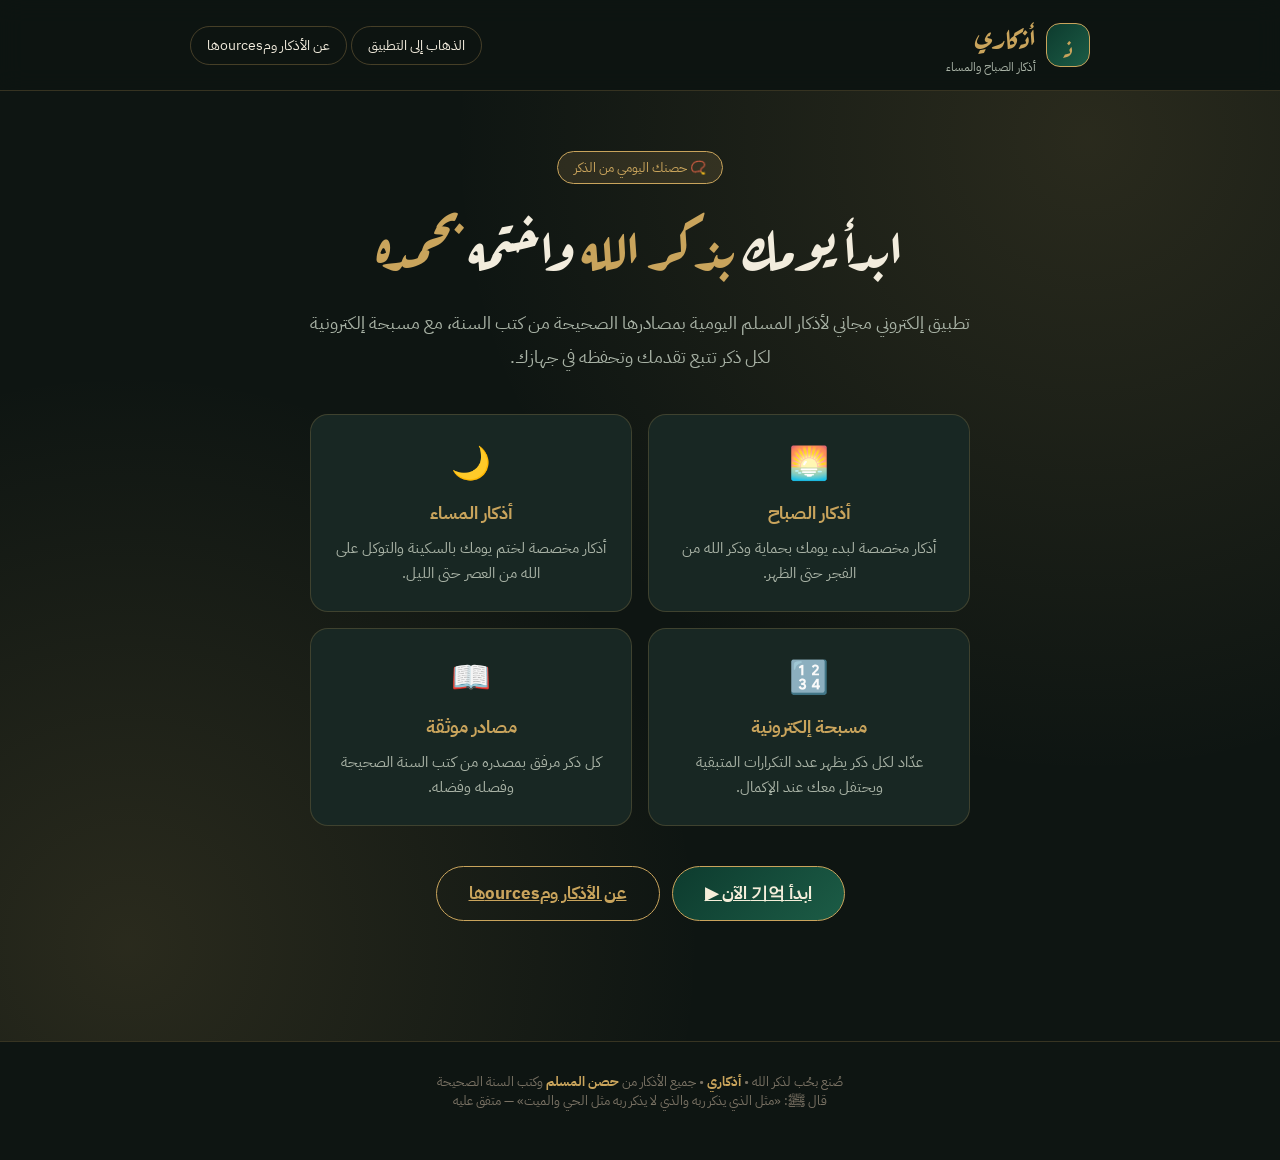
<file: welcome.html>
<!DOCTYPE html>
<html lang="ar" dir="rtl">
<head>
<meta charset="UTF-8">
<meta name="viewport" content="width=device-width, initial-scale=1.0">
<title>مرحباً بك في أذكاري</title>
<meta name="theme-color" content="#0d3b2e">
<link rel="manifest" href="manifest.json">
<link rel="apple-touch-icon" href="icon.svg">
<link rel="preconnect" href="https://fonts.googleapis.com">
<link rel="preconnect" href="https://fonts.gstatic.com" crossorigin>
<link href="https://fonts.googleapis.com/css2?family=IBM+Plex+Sans+Arabic:wght@300;400;500;600;700&family=Aref+Ruqaa:wght@400;700&display=swap" rel="stylesheet">
<style>
  *{box-sizing:border-box;margin:0;padding:0}
  html{scroll-behavior:smooth}
  body{
    font-family:'IBM Plex Sans Arabic',Tahoma,sans-serif;
    background:#0e1512;
    color:#f2ecdd;
    min-height:100vh;
    display:flex;
    flex-direction:column;
  }
  header{
    background:rgba(14,21,18,.85);
    backdrop-filter:blur(12px);
    border-bottom:1px solid rgba(201,164,92,.22);
    position:sticky;
    top:0;
    z-index:50;
  }
  .wrap{max-width:900px;margin:0 auto;padding:0 20px;position:relative;z-index:1}
  .topbar{display:flex;align-items:center;justify-content:space-between;padding:14px 0;flex-wrap:wrap;gap:10px}
  .logo{display:flex;align-items:center;gap:10px}
  .mark{
    width:44px;height:44px;border-radius:14px;display:grid;place-items:center;
    background:linear-gradient(135deg,#0d3b2e,#1c5c46);
    border:1px solid #c9a45c;color:#c9a45c;
    font-family:'Aref Ruqaa',serif;font-size:26px;
  }
  .logo h1{font-family:'Aref Ruqaa',serif;font-size:28px;color:#c9a45c}
  .logo small{display:block;font-size:12px;color:#a9b3a6}
  nav a{
    color:#f2ecdd;text-decoration:none;padding:8px 16px;border:1px solid rgba(201,164,92,.3);
    border-radius:50px;font-size:14px;transition:.2s;
  }
  nav a:hover{border-color:#c9a45c;color:#c9a45c;background:rgba(201,164,92,.1)}
  .hero{
    flex:1;display:flex;align-items:center;justify-content:center;text-align:center;
    padding:60px 20px;background-image:
      radial-gradient(circle at 85% 5%, rgba(201,164,92,.15), transparent 45%),
      radial-gradient(circle at 10% 90%, rgba(201,164,92,.15), transparent 40%);
  }
  .hero-content{max-width:700px}
  .badge{
    display:inline-block;border:1px solid #c9a45c;color:#c9a45c;
    border-radius:50px;padding:6px 16px;font-size:13px;margin-bottom:16px;background:rgba(201,164,92,.15);
  }
  h2{font-family:'Aref Ruqaa',serif;font-size:clamp(32px,7vw,56px);line-height:1.6;margin-bottom:16px}
  h2 span{color:#c9a45c}
  p.lead{color:#a9b3a6;font-size:18px;line-height:1.9;margin-bottom:30px}
  .features{display:grid;gap:16px;margin:40px 0}
  @media(min-width:600px){.features{grid-template-columns:1fr 1fr}}
  .feat{
    background:#182723;border:1px solid rgba(201,164,92,.22);border-radius:18px;
    padding:24px;text-align:center;
  }
  .feat .icon{font-size:32px;margin-bottom:12px;display:block}
  .feat h3{color:#c9a45c;margin-bottom:10px;font-size:18px}
  .feat p{color:#a9b3a6;font-size:15px;line-height:1.7}
  .cta-group{display:flex;gap:12px;justify-content:center;flex-wrap:wrap;margin-bottom:60px}
  .btn{
    padding:14px 32px;border-radius:50px;font-size:17px;font-weight:700;
    font-family:inherit;cursor:pointer;border:none;transition:.25s;display:inline-flex;
    align-items:center;gap:8px;
  }
  .btn-primary{
    background:linear-gradient(135deg,#0d3b2e,#1c5c46);color:#f5eeda;border:1px solid #c9a45c;
  }
  .btn-primary:hover{transform:translateY(-2px);box-shadow:0 10px 30px rgba(0,0,0,.35)}
  .btn-outline{
    background:transparent;color:#c9a45c;border:1px solid #c9a45c;
  }
  .btn-outline:hover{background:rgba(201,164,92,.15);color:#f5eeda}
  footer{text-align:center;color:#7a7264;font-size:13px;padding:30px 16px 50px;border-top:1px solid rgba(201,164,92,.22)}
  footer b{color:#c9a45c}
</style>
</head>
<body>
<header>
  <div class="wrap topbar">
    <div class="logo">
      <div class="mark">ذ</div>
      <div>
        <h1>أذكاري</h1>
        <small>أذكار الصباح والمساء</small>
      </div>
    </div>
    <nav>
      <a href="index.html">الذهاب إلى التطبيق</a>
      <a href="about.html">عن الأذكار ومourcesها</a>
    </nav>
  </div>
</header>

<main class="hero">
  <div class="wrap hero-content">
    <div class="badge">📿 حصنك اليومي من الذكر</div>
    <h2>ابدأ يومك <span>بذكر الله</span> واختمه <span>بحمده</span></h2>
    <p class="lead">تطبيق إلكتروني مجاني لأذكار المسلم اليومية بمصادرها الصحيحة من كتب السنة، مع مسبحة إلكترونية لكل ذكر تتبع تقدمك وتحفظه في جهازك.</p>
    <div class="features">
      <div class="feat">
        <span class="icon">🌅</span>
        <h3>أذكار الصباح</h3>
        <p>أذكار مخصصة لبدء يومك بحماية وذكر الله من الفجر حتى الظهر.</p>
      </div>
      <div class="feat">
        <span class="icon">🌙</span>
        <h3>أذكار المساء</h3>
        <p>أذكار مخصصة لختم يومك بالسكينة والتوكل على الله من العصر حتى الليل.</p>
      </div>
      <div class="feat">
        <span class="icon">🔢</span>
        <h3>مسبحة إلكترونية</h3>
        <p>عدّاد لكل ذكر يظهر عدد التكرارات المتبقية ويحتفل معك عند الإكمال.</p>
      </div>
      <div class="feat">
        <span class="icon">📖</span>
        <h3>مصادر موثقة</h3>
        <p>كل ذكر مرفق بمصدره من كتب السنة الصحيحة وفصله وفضله.</p>
      </div>
    </div>
    <div class="cta-group">
      <a href="index.html" class="btn btn-primary">ابدأ 기억 الآن ▶</a>
      <a href="about.html" class="btn btn-outline">عن الأذكار ومourcesها</a>
    </div>
  </div>
</main>

<footer>
  صُنع بحُب لذكر الله • <b>أذكاري</b> • جميع الأذكار من <b>حصن المسلم</b> وكتب السنة الصحيحة<br>
  قال ﷺ: «مثل الذي يذكر ربه والذي لا يذكر ربه مثل الحي والميت» — متفق عليه
</footer>
</body>
</html>
</file>
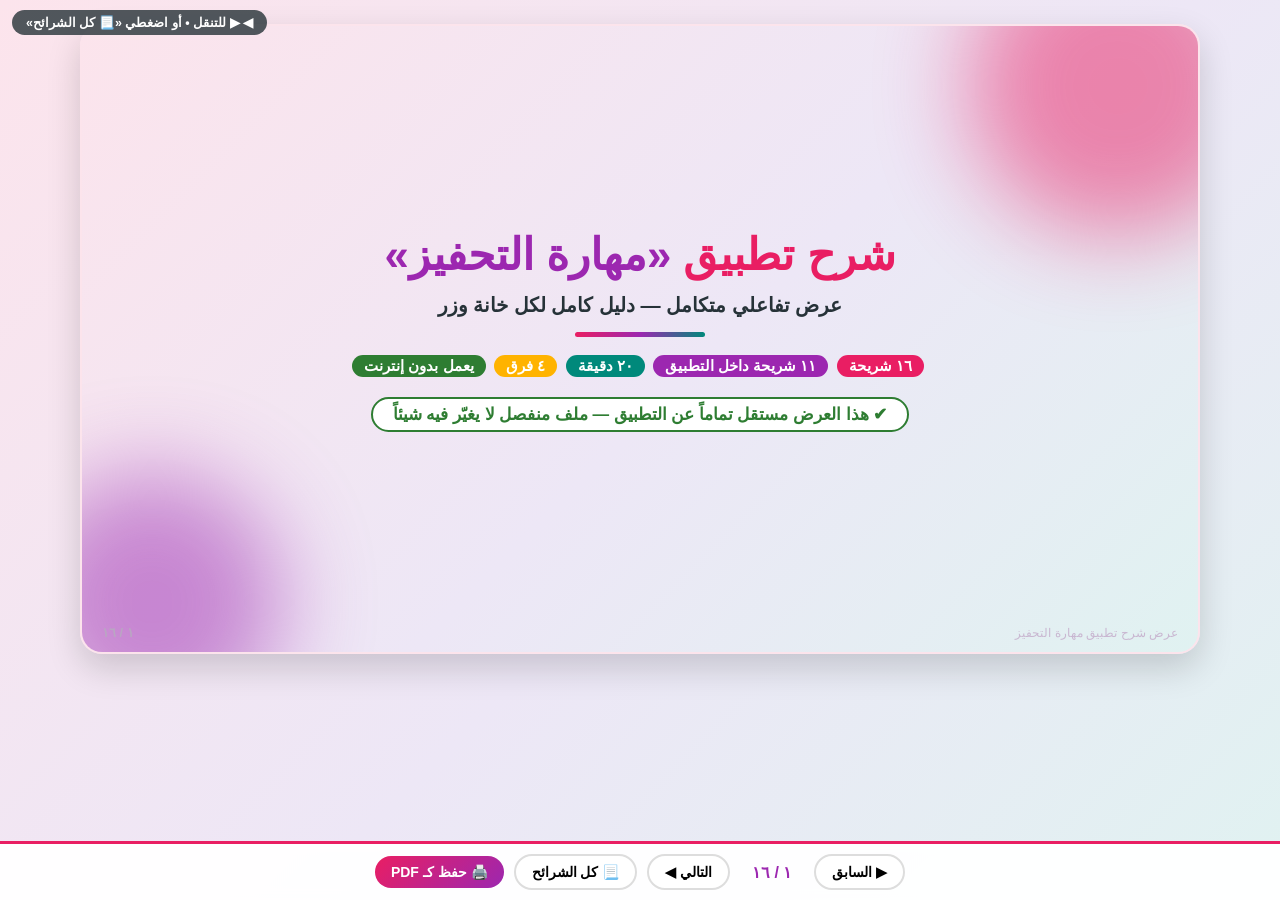
<file: tarhim/deck.html>
<!DOCTYPE html>
<html lang="ar" dir="rtl">
<head>
<meta charset="UTF-8">
<meta name="viewport" content="width=device-width, initial-scale=1.0">
<title>شرح تطبيق «مهارة التحفيز» — عرض كامل (قابل للتحويل إلى PDF)</title>
<style>
  * { box-sizing: border-box; margin: 0; padding: 0; }
  :root {
    --pink: #e91e63; --pink-light: #f8bbd0; --purple: #9c27b0;
    --teal: #00897b; --gold: #ffb300; --green: #2e7d32; --red: #c62828;
    --dark: #263238; --shadow: 0 14px 34px rgba(0,0,0,.16);
  }
  html { scroll-behavior: smooth; }
  body {
    font-family: 'Segoe UI', 'Tahoma', 'Arial', sans-serif;
    background: linear-gradient(135deg, #fce4ec 0%, #ede7f6 55%, #e0f2f1 100%);
    background-attachment: fixed; color: var(--dark); min-height: 100vh;
  }

  /* ================= slide frame ================= */
  .deck { padding: 24px 12px 100px; }
  .slide {
    position: relative; display: none; flex-direction: column; justify-content: center;
    width: min(1120px, 94vw); aspect-ratio: 297 / 167;
    margin: 0 auto 26px; background: #fff; border-radius: 22px;
    border: 2px solid #fce4ec; box-shadow: var(--shadow); overflow: hidden;
    padding: clamp(16px, 3vh, 38px) clamp(18px, 3.2vw, 52px) 48px;
    font-size: clamp(12.5px, 1.5vw, 17.5px);
  }
  .slide.active { display: flex; animation: fade .45s; }
  body.allmode .slide { display: flex; }
  @keyframes fade { from { opacity: 0; transform: translateY(16px); } to { opacity: 1; transform: none; } }

  .shead { display: flex; align-items: center; gap: 12px; margin-bottom: .7em; }
  .sn {
    min-width: 1.9em; height: 1.9em; border-radius: 50%;
    background: linear-gradient(135deg, var(--pink), var(--purple));
    color: #fff; display: grid; place-items: center;
    font-weight: 800; font-size: .95em;
  }
  .shead h2 { font-size: 1.6em; color: var(--pink); font-weight: 800; }
  .shead h2 small { display: block; font-size: .55em; color: #999; font-weight: 600; }

  .pg { position: absolute; bottom: 12px; left: 20px; font-size: .72em; color: #b9a6c2; font-weight: 700; }
  .ft { position: absolute; bottom: 12px; right: 20px; font-size: .7em; color: #c9b7d1; }

  .g2 { display: grid; grid-template-columns: 1fr 1fr; gap: .75em; }
  .g3 { display: grid; grid-template-columns: 1fr 1fr 1fr; gap: .75em; }
  .g4 { display: grid; grid-template-columns: 1fr 1fr 1fr 1fr; gap: .7em; }

  .box { background: #fdf3f7; border-radius: 14px; border-right: 5px solid var(--pink); padding: .7em .9em; }
  .box.p { background: #f8f0fc; border-color: var(--purple); }
  .box.t { background: #e9f6f4; border-color: var(--teal); }
  .box.y { background: #fff8e1; border-color: var(--gold); }
  .box.g { background: #eef7ee; border-color: var(--green); }
  .box h3 { font-size: 1.05em; color: var(--purple); margin-bottom: .3em; display: flex; gap: .45em; align-items: center; }
  .box p, .box li { font-size: .93em; line-height: 1.75; }
  .box ul { padding-right: 1.3em; }

  .lead { font-size: 1.08em; line-height: 1.85; margin-bottom: .6em; }
  .lead b, li b { color: var(--pink); }

  .pill {
    display: inline-block; background: var(--pink); color: #fff; border-radius: 30px;
    padding: .12em .8em; font-size: .85em; font-weight: 700; margin: 0 .25em .35em 0;
  }
  .pill.pp { background: var(--purple); } .pill.tl { background: var(--teal); }
  .pill.gd { background: var(--gold); } .pill.gr { background: var(--green); }

  table { width: 100%; border-collapse: collapse; font-size: .9em; }
  th, td { border: 1px solid #f3e5f5; padding: .42em .6em; text-align: right; }
  th { background: #fce4ec; color: var(--pink); font-size: .92em; }
  tr:nth-child(even) td { background: #fcf9fd; }

  .mock { display: flex; gap: .5em; flex-wrap: wrap; align-items: center; justify-content: center;
    background: linear-gradient(135deg, #fce4ec, #ede7f6); border: 1px solid #e1bee7;
    border-radius: 14px; padding: .7em; margin: .55em 0; }
  .mb { background: #fff; border: 2px solid #ddd; border-radius: 40px; padding: .3em .8em; font-weight: 700; font-size: .85em; }
  .mb.pk { border-color: var(--pink); color: var(--pink); }
  .mb.gd { border-color: var(--gold); color: #a06a00; background: #fff8e1; }
  .mteam { background: #fff; border: 2px solid var(--pink-light); border-radius: 12px;
    padding: .25em .7em; display: flex; gap: .5em; align-items: center; font-size: .85em; font-weight: 700; }
  .mteam .pts { background: var(--pink); color: #fff; border-radius: 20px; padding: 0 .6em; }
  .mteam .plus { background: #f3e5f5; color: var(--purple); border-radius: 50%; width: 1.4em; height: 1.4em; display: grid; place-items: center; }

  .note { background: #fff8e1; border: 2px dashed var(--gold); border-radius: 12px; padding: .55em .9em; font-size: .9em; margin-top: .6em; }
  .note b { color: #b8860b; }

  .steps { counter-reset: st; list-style: none; }
  .steps li { counter-increment: st; position: relative; padding: .5em 2.6em .5em .6em; margin-bottom: .5em;
    background: #fafafa; border: 1px solid #eee; border-radius: 10px; font-size: .95em; line-height: 1.7; }
  .steps li::before { content: counter(st); position: absolute; right: .55em; top: 50%; transform: translateY(-50%);
    width: 1.7em; height: 1.7em; border-radius: 50%; background: linear-gradient(135deg, var(--pink), var(--purple));
    color: #fff; display: grid; place-items: center; font-weight: 800; font-size: .85em; }

  code { background: #f3e5f5; color: var(--purple); border-radius: 6px; padding: 0 .45em; font-size: .9em; direction: ltr; display: inline-block; }

  /* cover */
  .cover { text-align: center; background: linear-gradient(135deg, #fce4ec 0%, #ede7f6 55%, #e0f2f1 100%); }
  .cover .blob1, .cover .blob2 { position: absolute; border-radius: 50%; filter: blur(46px); opacity: .5; }
  .cover .blob1 { width: 300px; height: 300px; background: var(--pink); top: -90px; right: -70px; }
  .cover .blob2 { width: 260px; height: 260px; background: var(--purple); bottom: -80px; left: -60px; }
  .cover .inner { position: relative; z-index: 2; }
  .cover h1 { font-size: 2.5em; color: var(--pink); font-weight: 900; line-height: 1.4; }
  .cover h1 span { color: var(--purple); }
  .cover .sub { font-size: 1.15em; color: var(--dark); margin-top: .35em; font-weight: 600; }
  .cover .badges { margin-top: 1em; }
  .cover .sep { width: 130px; height: 5px; border-radius: 5px; background: linear-gradient(90deg, var(--pink), var(--purple), var(--teal)); margin: .9em auto; }
  .cover .indep { display: inline-block; margin-top: .9em; background: #fff; border: 2px solid var(--green);
    color: var(--green); border-radius: 30px; padding: .35em 1.2em; font-weight: 800; font-size: .95em; }

  /* ================= nav ================= */
  .nav {
    position: fixed; bottom: 0; right: 0; left: 0; z-index: 90;
    background: rgba(255,255,255,.95); backdrop-filter: blur(6px);
    border-top: 3px solid var(--pink); padding: 10px 14px;
    display: flex; align-items: center; justify-content: center; gap: 10px; flex-wrap: wrap;
  }
  .nav button {
    border: 2px solid #ddd; background: #fff; border-radius: 40px; padding: 8px 16px;
    font-family: inherit; font-weight: 700; font-size: 14px; cursor: pointer; transition: .2s;
  }
  .nav button:hover { border-color: var(--pink); color: var(--pink); }
  .nav .pdf { background: linear-gradient(135deg, var(--pink), var(--purple)); color: #fff; border: none; }
  .nav .pdf:hover { filter: brightness(1.1); color: #fff; }
  .nav .cnt { font-weight: 800; color: var(--purple); min-width: 64px; text-align: center; }
  .hint { position: fixed; top: 10px; left: 12px; z-index: 90; background: rgba(38,50,56,.8); color: #fff;
    border-radius: 30px; padding: 5px 14px; font-size: 12.5px; font-weight: 600; }

  @media (max-width: 760px) {
    .g2, .g3, .g4 { grid-template-columns: 1fr; }
    .slide { aspect-ratio: auto; min-height: 62vh; }
    .cover h1 { font-size: 1.8em; }
  }

  /* ================= print / PDF ================= */
  @page { size: 297mm 167mm; margin: 0; }
  * { -webkit-print-color-adjust: exact !important; print-color-adjust: exact !important; }
  @media print {
    body { background: #fff; }
    .nav, .hint { display: none !important; }
    .deck { padding: 0; }
    .slide {
      display: flex !important; width: 297mm; height: 167mm; aspect-ratio: auto;
      margin: 0; border: none; border-radius: 0; box-shadow: none;
      font-size: 16.5px; page-break-after: always; break-after: page;
      animation: none !important;
    }
    .slide:last-child { page-break-after: auto; break-after: auto; }
  }
</style>
</head>
<body>

<div class="hint">◀ ▶ للتنقل • أو اضغطي «📃 كل الشرائح»</div>

<div class="deck">

  <!-- 1 -->
  <section class="slide cover active">
    <div class="blob1"></div><div class="blob2"></div>
    <div class="inner">
      <h1>شرح تطبيق <span>«مهارة التحفيز»</span></h1>
      <div class="sub">عرض تفاعلي متكامل — دليل كامل لكل خانة وزر</div>
      <div class="sep"></div>
      <div class="badges">
        <span class="pill">١٦ شريحة</span>
        <span class="pill pp">١١ شريحة داخل التطبيق</span>
        <span class="pill tl">٢٠ دقيقة</span>
        <span class="pill gd">٤ فرق</span>
        <span class="pill gr">يعمل بدون إنترنت</span>
      </div>
      <div class="indep">✔ هذا العرض مستقل تماماً عن التطبيق — ملف منفصل لا يغيّر فيه شيئاً</div>
    </div>
    <div class="pg">١ / ١٦</div>
    <div class="ft">عرض شرح تطبيق مهارة التحفيز</div>
  </section>

  <!-- 2 -->
  <section class="slide">
    <div class="shead"><span class="sn">٢</span><h2>ما هو تطبيق «مهارة التحفيز»؟<small>نظرة عامة في ٣٠ ثانية</small></h2></div>
    <p class="lead">برنامج عرض تقديمي <b>تفاعلي</b> لمعلّمات ومشرفات الحلقات القرآنيّة، يقدّم مهارة التحفيز في <b>٢٠ دقيقة</b>: شرح مبسّط + أمثلة واقعية + نشاط جماعي + مسابقة بين الفرق + نتيجة نهائية.</p>
    <div class="g3">
      <div class="box"><h3>📄 ملف واحد</h3><p>صفحة HTML واحدة تُفتح بضغطة مزدوجة في أي متصفح (كروم/إيدج/سفاري) — بدون تثبيت أي برنامج.</p></div>
      <div class="box p"><h3>🌐 بدون إنترنت</h3><p>كل شيء محلي: الشرح، الأصوات، المؤقتات — تعمل في أي مكان حتى دون اتصال.</p></div>
      <div class="box t"><h3>🎯 محتوى جاهز</h3><p>١١ شريحة مرتّبة بتوقيتها (مجموعها ٢٠ دقيقة) مع نشاطات تفاعلية في كل شريحة.</p></div>
    </div>
    <div class="note"><b>لمن؟</b> لمن تقدّم ورشة أو تدريباً عن مهارة التحفيز وتحتاج عرضاً حيّاً يشارك فيه الحضور بفاعلية عبر Zoom أو الحضور المباشر.</div>
    <div class="pg">٢ / ١٦</div><div class="ft">عرض شرح تطبيق مهارة التحفيز</div>
  </section>

  <!-- 3 -->
  <section class="slide">
    <div class="shead"><span class="sn">٣</span><h2>أبرز مزايا التطبيق<small>لماذا هذا العرض تحديداً؟</small></h2></div>
    <div class="g3">
      <div class="box"><h3>👥 أربعة فرق</h3><p>بطاقات فرق أربعة قابلة للتعديل بالكامل: الاسم، الأعضاء، النقاط — بلا أسماء تلقائية.</p></div>
      <div class="box p"><h3>⏱ مؤقّتان</h3><p>مؤقّت العرض ٢٠ دقيقة + مؤقّت مستقل ٣ دقائق للمشهد التمثيلي، مع تنبيه خفيف عند الانتهاء.</p></div>
      <div class="box t"><h3>🔊 أصوات بالاختيار</h3><p>تصفيق تشجيع وزر إيقافه — ولا أي موسيقى تلقائية تبدأ من نفسها أبداً.</p></div>
      <div class="box y"><h3>🗂 تحكّم كامل</h3><p>أنتِ تضيفين الأسماء والأعضاء وتحذفينها وتعدّلينها في أي لحظة، مع تأكيد قبل الحذف الشامل.</p></div>
      <div class="box g"><h3>📱 تتجاوب مع كل الشاشات</h3><p>تعمل على الحاسوب والأيباد والجوال بتصميم ملوّن واضح (وردي/بنفسجي/أبيض).</p></div>
      <div class="box"><h3>🏆 نتيجة فورية</h3><p>ترتيب الفرق الأربعة، إعلان الفائز، وكونفيتي احتفالي — مع كشف التعادل بإنصاف.</p></div>
    </div>
    <div class="pg">٣ / ١٦</div><div class="ft">عرض شرح تطبيق مهارة التحفيز</div>
  </section>

  <!-- 4 -->
  <section class="slide">
    <div class="shead"><span class="sn">٤</span><h2>خريطة العرض الكامل<small>الشرائح الـ ١١ داخل التطبيق بتوقيتها</small></h2></div>
    <table>
      <tr><th>الشريحة</th><th>العنوان</th><th>المدة</th><th>ماذا يحدث فيها؟</th></tr>
      <tr><td>١</td><td>الغلاف والبداية</td><td>—</td><td>عنوان العرض + زر «ابدأ العرض» + معايير التقييم</td></tr>
      <tr><td>٢</td><td>تهيئة وتسخين</td><td>٢ د</td><td>سؤال تهيئة + استطلاع انطباعات فوري بالعدّادات</td></tr>
      <tr><td>٣</td><td>وضوح عرض المهارة</td><td>٢ د</td><td>تعريف مبسّط + أمثلة من الحلقات + تمرين ١٠ ثوانٍ</td></tr>
      <tr><td>٤</td><td>مرونة وأساليب إبداعية</td><td>٢ د</td><td>أربع بطاقات مقلوبة (عناصر التحفيز الأربعة)</td></tr>
      <tr><td>٥</td><td>تطبيق عملي (مطابقة)</td><td>٢ د</td><td>مطابقة الأنماط — إجابة صحيحة = ٥ نقاط</td></tr>
      <tr><td>٦</td><td>مواقف من حلقاتنا</td><td>٣ د</td><td>ثلاثة مواقف ميدانية + «الحلّ الموصى به» القابل للطي</td></tr>
      <tr><td>٧</td><td>التكامل والتفاعل الجماعي</td><td>٤ د</td><td>ورشة المشهد التمثيلي: أسماء + أدوار + مؤقّت ٣ دقائق</td></tr>
      <tr><td>٨</td><td>التغذية الراجعة</td><td>٢ د</td><td>لوحة ملاحظات + ردود استجابة فورية</td></tr>
      <tr><td>٩</td><td>أنشطة ومسابقة</td><td>٢ د</td><td>مسابقة أسئلة + بطاقات الفرق الأربعة</td></tr>
      <tr><td>١٠</td><td>الخلاصة وخطة التطبيق</td><td>١ د</td><td>خطة تحفيز أسبوعية قابلة للاختيار</td></tr>
      <tr><td>١١</td><td>النتيجة والختام</td><td>١ د</td><td>ترتيب الفرق + الفائز + الكونفيتي</td></tr>
    </table>
    <div class="pg">٤ / ١٦</div><div class="ft">عرض شرح تطبيق مهارة التحفيز</div>
  </section>

  <!-- 5 -->
  <section class="slide">
    <div class="shead"><span class="sn">٥</span><h2>شاشة البداية والتنقل<small>الخطوة الأولى مع التطبيق</small></h2></div>
    <div class="g2">
      <div class="box">
        <h3>🚀 أزرار الشريحة الأولى</h3>
        <ul>
          <li><b>▶ ابدأ العرض (٢٠ دقيقة):</b> يدخل الشريحة الأولى ويُشغّل المؤقّت العام.</li>
          <li><b>معايير التقييم:</b> يفتح جدول التقييم (٣٠ نقطة) داخل نافذة منبثقة.</li>
          <li>أسفلها إرشاد: «استخدم ← → للتنقل».</li>
        </ul>
      </div>
      <div class="box p">
        <h3>🔽 شريط التنقل السفلي (في كل الشرائح)</h3>
        <div class="mock">
          <span class="mb">▶ السابق</span><span class="mb pk">التالي ←</span>
          <span class="mb">٣ / ١١</span><span class="mb gd">⭐ تعزيز</span>
        </div>
        <ul>
          <li><b>السابق/التالي</b> — أو مفتاحا ← → في لوحة المفاتيح.</li>
          <li><b>عدّاد الشرائح</b>: رقمك الحالي من ١١.</li>
          <li><b>⭐ تعزيز:</b> ٥ نقاط لفريق الدور + تناوب تلقائي للدور.</li>
        </ul>
      </div>
    </div>
    <div class="note"><b>شريط التقدّم:</b> خط ملوّن أعلى الشاشة يمتلئ مع تقدّمك بين الشرائح.</div>
    <div class="pg">٥ / ١٦</div><div class="ft">عرض شرح تطبيق مهارة التحفيز</div>
  </section>

  <!-- 6 -->
  <section class="slide">
    <div class="shead"><span class="sn">٦</span><h2>الترويسة العلوية<small>لوحة التحكم الدائمة أعلى كل شريحة</small></h2></div>
    <div class="mock">
      <span class="mb gd">٢٠:٠٠</span>
      <span class="mteam">الفريق الأول <span class="pts">0</span> <span class="plus">+</span></span>
      <span class="mteam">الفريق الثاني <span class="pts">20</span> <span class="plus">+</span></span>
      <span class="mteam">الفريق الثالث <span class="pts">0</span> <span class="plus">+</span></span>
      <span class="mteam">الفريق الرابع <span class="pts">0</span> <span class="plus">+</span></span>
      <span class="mb pk">👏 التشجيع</span><span class="mb">📋 المعاير</span><span class="mb">📖 الدليل</span>
    </div>
    <div class="g2">
      <div class="box"><h3>⏱ المؤقّت العام ٢٠:٠٠</h3><p>يبدأ بزر «ابدأ العرض». يتحوّل برتقالياً عند تبقّي ٣ دقائق، وأحمر مع <b>نغمة خفيفة</b> عند الانتهاء — بلا نوافذ منبثقة.</p></div>
      <div class="box p"><h3>🏅 شارات الفرق الأربع</h3><p>اسم + نقاط لكل فريق. زر <b>+</b> يضيف ١٠ نقاط فوراً. صاحب الدور بإطار ذهبي. الأسماء تُغيَّر من شريحة المسابقة.</p></div>
      <div class="box t"><h3>👏 التشجيع</h3><p>صوت تصفيق محلي عند الضغط فقط (ضغطة ثانية = إيقاف). <b>لا موسيقى تلقائية إطلاقاً.</b></p></div>
      <div class="box y"><h3>📋 المعاير &amp; 📖 الدليل</h3><p>الأول: جدول ٣٠ نقطة. الثاني: صفحة شرح كل خانة (دليل الاستخدام).</p></div>
    </div>
    <div class="pg">٦ / ١٦</div><div class="ft">عرض شرح تطبيق مهارة التحفيز</div>
  </section>

  <!-- 7 -->
  <section class="slide">
    <div class="shead"><span class="sn">٧</span><h2>الشرائح ٢ – ٤: التهيئة والشرح<small>بناء الفهم قبل التطبيق</small></h2></div>
    <div class="g3">
      <div class="box"><h3>🤝 الشريحة ٢ — تهيئة</h3><p>سؤال: «ما الموقف الذي رفع دافعيتك اليوم؟». خمسة أزرار انطباع (😊 تشجيع، 🎯 هدف، 👥 عمل، 🏅 تقدير، ☕ راحة) — الضغط يسجّل الفوتات فوراً تحته.</p></div>
      <div class="box p"><h3>📖 الشريحة ٣ — التعريف</h3><p>تعريف مبسّط للمهارة + ٣ أمثلة من الحلقات القرآنية + ٣ أهداف تعلّم + <b>تمرين سريع ١٠ ثوانٍ</b>.</p></div>
      <div class="box t"><h3>🧩 الشريحة ٤ — البطاقات المقلوبة</h3><p>أربع بطاقات تُقلَب بالضغط: الاعتراف الفردي، التقدير العلني، التحدي الممكن، الإنصاف والاستمرارية.</p></div>
    </div>
    <div class="note"><b>كل شريحة</b> تحمل بطاقة زمنية أعلى يسارها (مثل ⏱ ٢:٠٠) وتنتهي بزر «⭐ تعزيز» + «التالي».</div>
    <div class="pg">٧ / ١٦</div><div class="ft">عرض شرح تطبيق مهارة التحفيز</div>
  </section>

  <!-- 8 -->
  <section class="slide">
    <div class="shead"><span class="sn">٨</span><h2>الشرائح ٥ – ٦: التمارين التطبيقية<small>من المعرفة إلى المهارة</small></h2></div>
    <div class="g2">
      <div class="box">
        <h3>🎯 الشريحة ٥ — مطابقة</h3>
        <p>أمام كل مثال أربعة أنماط تحفيز. اختر النمط الصحيح → <b>٥ نقاط لفريق الدور</b> + صوت تأكيد، والدور ينتقل تلقائياً.</p>
        <div class="mock"><span class="mb">الدور: الفريق الأول</span><span class="mb pk">🔁 تبديل الدور</span></div>
      </div>
      <div class="box p">
        <h3>🕌 الشريحة ٦ — مواقف ميدانية</h3>
        <p>ثلاثة مواقف من إدارة الحلقات (حافظ متردّد، فوضى الأطفال، معلّم مبتدئ). بعد مناقشة المتدربات يُضغط «<b>الحلّ الموصى به</b>» للكشف عن الحل الجاهز.</p>
      </div>
    </div>
    <div class="box t"><h3>💡 الفكرة التربوية خلف الشرائح</h3><p>كل شريحة تفاعلية قصيرة تُبقي الحضور مستمعين نشطين: استطلاع ← تعريف ← قلب بطاقات ← مطابقة ← مواقف ← ورشة ← مسابقة.</p></div>
    <div class="pg">٨ / ١٦</div><div class="ft">عرض شرح تطبيق مهارة التحفيز</div>
  </section>

  <!-- 9 -->
  <section class="slide">
    <div class="shead"><span class="sn">٩</span><h2>الشريحة ٧ — ورشة المشهد التمثيلي<small>أقوى أنشطة العرض (٤ دقائق)</small></h2></div>
    <div class="g2">
      <div class="box">
        <h3>◆ لوحة الأسماء — أنتِ تتحكمين</h3>
        <ul>
          <li>خانة <b>«اكتبي الاسم هنا»</b> فارغة تماماً + «➕ إضافة الاسم» (أو Enter).</li>
          <li>لكل اسم: «✏ تعديل» و«🗑 حذف».</li>
          <li>«🗑 حذف جميع الأسماء» بسؤال تأكيد.</li>
          <li><b>لا أسماء تلقائية</b> عند الفتح أو التحديث.</li>
        </ul>
        <div class="mock"><span class="mb pk">➕ إضافة الاسم</span><span class="mb">✏ تعديل</span><span class="mb">🗑 حذف</span></div>
      </div>
      <div class="box p">
        <h3>🎭 الأدوار الثلاثة والمؤقّت</h3>
        <ul>
          <li>٣ بطاقات أدوار: <b>معلّم الحلقة</b> / <b>حافظ متردّد</b> / <b>مشرف وملاحظ</b> — تُوزَّع يدوياً.</li>
          <li>مؤقّت <b>٣ دقائق</b> مستقل: ▶ ابدأ / ⏹ إيقاف / 🔄 إعادة + نغمة خفيفة عند الانتهاء.</li>
          <li>قائمة <b>معايير نجاح</b> بتأشير ✓ يحددها الملاحظ.</li>
          <li>اختم: «🎉 تعزيز ٢٠ نقطة» + «🔁 تبديل الدور».</li>
        </ul>
      </div>
    </div>
    <div class="pg">٩ / ١٦</div><div class="ft">عرض شرح تطبيق مهارة التحفيز</div>
  </section>

  <!-- 10 -->
  <section class="slide">
    <div class="shead"><span class="sn">١٠</span><h2>الشريحة ٨ — لوحة التغذية الراجعة<small>ردّ فوري على اقتراحات المتدربات</small></h2></div>
    <div class="g2">
      <div class="box">
        <h3>💬 تسجيل الملاحظة</h3>
        <p>اكتبي ملاحظة أحد المتدربات ثم «➕ إضافة الملاحظة» — تظهر للجميع فوراً كمثال حيّ:</p>
        <div class="mock"><span class="mb">«نقاط الحلقة الجماعية أنفع من المقارنة الفردية»</span></div>
      </div>
      <div class="box p">
        <h3>⚡ ردود الاستجابة الفورية</h3>
        <div class="mock">
          <span class="mb pk">👏 أعجبت بالاقتراح</span><span class="mb">🔄 أعِد صياغته</span>
          <span class="mb gd">📌 أفضل ممارسة</span><span class="mb">❓ سؤال ممتاز</span>
        </div>
        <p>أزرار تُوثّق الردّ فوراً + «⭐ تعزيز كل مشارك».</p>
      </div>
    </div>
    <div class="note"><b>الرابط التربوي:</b> هذه الشريحة تطبّق مهارة الاستفادة من التغذية الراجعة عملياً أثناء العرض نفسه.</div>
    <div class="pg">١٠ / ١٦</div><div class="ft">عرض شرح تطبيق مهارة التحفيز</div>
  </section>

  <!-- 11 -->
  <section class="slide">
    <div class="shead"><span class="sn">١١</span><h2>الشريحة ٩ — المسابقة والفرق الأربعة<small>قلب التنافس</small></h2></div>
    <div class="g2">
      <div class="box">
        <h3>🏆 الأسئلة</h3>
        <p>أسئلة اختيار من متعدد تظهر واحداً تلو الآخر («السؤال التالي ▶»). الإجابة الصحيحة = <b>١٠ نقاط لفريق الدور</b> + مؤثر صوتي، ثم ينتقل الدور تلقائياً للفريق التالي.</p>
        <div class="mock"><span class="mb pk">السؤال التالي ▶</span><span class="mb">🔁 الدور: الفريق الثاني</span></div>
      </div>
      <div class="box p">
        <h3>◆ بطاقات الفرق الأربع</h3>
        <ul>
          <li>خانة <b>اسم الفريق</b> قابلة للتعديل (الافتراضي إرشادي: الفريق الأول… الرابع).</li>
          <li>خانة عضوة + «➕ إضافة عضو» → <b>تسجيل تلقائي</b> في لوحة النتيجة (سطر أخضر ✔).</li>
          <li>حذف لكل عضوة + «حذف جميع الأعضاء» بتأكيد.</li>
          <li>«🔄 تصفير الفرق الأربعة» لتجهيز مجموعة جديدة.</li>
        </ul>
      </div>
    </div>
    <div class="note"><b>مريح لـ Zoom:</b> البطاقات واضحة عند مشاركة الشاشة، ولا أي بيانات تُحفظ — تحديث الصفحة يبدأ كل جلسة نظيفة.</div>
    <div class="pg">١١ / ١٦</div><div class="ft">عرض شرح تطبيق مهارة التحفيز</div>
  </section>

  <!-- 12 -->
  <section class="slide">
    <div class="shead"><span class="sn">١٢</span><h2>الشريحة ١١ — النتيجة والاحتفال<small>ختام يُرضي الجميع</small></h2></div>
    <div class="g3">
      <div class="box"><h3>🏆 زر عرض النتيجة</h3><p>يعرض صفوف الفرق الأربعة مرتّبة حسب النقاط: الترتيب + الاسم + الأعضاء + النقاط — ويمكن تكراره أكثر من مرة.</p></div>
      <div class="box p"><h3>🤝 إعلان الفائز والتعادل</h3><p>يُعلن اسم الفريق الفائز، وعند التعادل يُعلَن الفائدون معاً بلا ظلم لأي فريق. الفرق غير المسجّلة تظهر «غير مسجّل».</p></div>
      <div class="box t"><h3>🎊 كونفيتي واحتفال</h3><p>احتفال ملوّن بالفريق الفائز + خلاصة المهارة: «تحفيزٌ = رؤية الفرد + فرصة نجاح قريبة + تقدير متكرر + عدالة مستمرة».</p></div>
    </div>
    <div class="pg">١٢ / ١٦</div><div class="ft">عرض شرح تطبيق مهارة التحفيز</div>
  </section>

  <!-- 13 -->
  <section class="slide">
    <div class="shead"><span class="sn">١٣</span><h2>الأصوات والمؤقتات<small>كل ما يُسمع في التطبيق</small></h2></div>
    <table>
      <tr><th>الصوت / المؤقّت</th><th>متى يعمل؟</th><th>الوصف</th></tr>
      <tr><td>👏 صوت التصفيق</td><td>عند الضغط على «👏 التشجيع» فقط</td><td>ملف محلي <code>applause.wav</code> — تصفيق خفيف مرّتين، وضغطة ثانية على الزر توقفه. لا يعمل تلقائياً أبداً.</td></tr>
      <tr><td>🔔 نغمة انتهاء الوقت</td><td>نهاية مؤقّت ٢٠ دقيقة أو مؤقّت ٣ دقائق</td><td>نغمتان لطيفتان (بدلاً من المنبّهات الحادّة) — تنبيه هادئ دون إزعاج.</td></tr>
      <tr><td>✅/❌ مؤثرات المسابقة</td><td>عند اختيار الإجابة</td><td>مؤثرات قصيرة داخل الشريحة ٩.</td></tr>
      <tr><td>⏱ المؤقّت العام</td><td>يبدأ بزر «ابدأ العرض»</td><td>عدّ تنازلي ٢٠:٠٠ + تحوّل لوني (برتقالي ← أحمر).</td></tr>
      <tr><td>⏱ مؤقّت المشهد</td><td>أزرار الشريحة ٧</td><td>عدّ تنازلي ٠٣:٠٠ مستقل لا يؤثر في المؤقّت العام.</td></tr>
    </table>
    <div class="note"><b>قاعدة ذهبية:</b> لا صوت في التطبيق يعمل إلا بضغطك أنتِ — افتتاحية العرض صامتة تماماً.</div>
    <div class="pg">١٣ / ١٦</div><div class="ft">عرض شرح تطبيق مهارة التحفيز</div>
  </section>

  <!-- 14 -->
  <section class="slide">
    <div class="shead"><span class="sn">١٤</span><h2>طريقة الاستخدام الكاملة<small>من أول فتح حتى إعلان الفائز</small></h2></div>
    <div class="g2">
      <ol class="steps">
        <li><b>افتحي الملف:</b> ضغطة مزدوجة على ملف التطبيق في المجلد — يعمل فوراً بأي متصفح.</li>
        <li><b>جهّزي الفرق:</b> من شريحة المسابقة: عدّلي أسماء الفرق الأربع وأضيفي عضواتهن (يسجّلون تلقائياً ✔).</li>
        <li><b>ابدئي:</b> زر «▶ ابدأ العرض» لتشغيل مؤقّت ٢٠ دقيقة، وتنقّلي بالتالي ← أو الأسهم.</li>
      </ol>
      <ol class="steps" start="4" style="counter-reset: st 3;">
        <li><b>أضيفي الأسماء:</b> في الشريحة ٧ عند الوصول للورشة — يدوياً فقط، مع تعديل/حذف متاح دائماً.</li>
        <li><b>شغّلي التفاعل:</b> استطلاعات، بطاقات مقلوبة، مطابقة، مسابقة — مع «⭐ تعزيز» و«👏 التشجيع» عند المناسبة.</li>
        <li><b>اختتمي:</b> الشريحة ١١ ← «🏆 عرض النتيجة» لإعلان الفائز + الكونفيتي، ثم إعادة العرض بزر «↺».</li>
      </ol>
    </div>
    <div class="note"><b>قبل كل جلسة:</b> حدّثي الصفحة F5 لتصفير كل شيء (أسماء/أعضاء/نقاط) وتجهيز مجموعة جديدة.</div>
    <div class="pg">١٤ / ١٦</div><div class="ft">عرض شرح تطبيق مهارة التحفيز</div>
  </section>

  <!-- 15 -->
  <section class="slide">
    <div class="shead"><span class="sn">١٥</span><h2>حوّلي هذا العرض إلى PDF<small>خطوات واضحة على الحاسوب والأيباد</small></h2></div>
    <div class="g2">
      <div class="box">
        <h3>🖨️ على الحاسوب (ويندوز/ماك)</h3>
        <ol class="steps">
          <li>افتحي هذا الملف في المتصفح واضغطي الزر <b>«🖨️ حفظ كـ PDF»</b> أسفل الشاشة (أو <code>Ctrl+P</code>).</li>
          <li>الوجهة: <b>«حفظ كـ PDF»</b> (Print to PDF).</li>
          <li>فعّلي خيار <b>«رسم الخلفيات»</b> (Background graphics) ليبقى التصميم ملوّناً.</li>
          <li>اضغطي «حفظ» واسمّي الملف كما تشاءين.</li>
        </ol>
        <p style="margin-top:.4em"><b>الاتجاه الأفقي مضمون تلقائياً</b> — حجم الصفحة مضبوط ٢٩٧ × ١٦٧ مم (عرض شرائح) والشرائح تُطبع واحدة في كل صفحة.</p>
      </div>
      <div class="box p">
        <h3>📱 على الأيباد (سفاري)</h3>
        <ol class="steps">
          <li>افتحي الملف في Safari.</li>
          <li>اضغطي زر المشاركة <b>⬆️</b> أعلى يمين الشاشة.</li>
          <li>اخترِ <b>«طباعة»</b>.</li>
          <li>قرصِ بإصبعين <b>تكبيراً</b> على معاينة الصفحة الصغيرة.</li>
          <li>ستظهر «<b>حفظ إلى الملفات</b>» — اضغطيها وستجدِ الـ PDF في تطبيق «الملفات».</li>
        </ol>
        <p style="margin-top:.4em"><b>النشر:</b> إن أردتِ نشر التطبيق نفسه على الإنترنت فخطوات GitHub Pages موثّقة في <b>دليل الاستخدام</b> المصاحب.</p>
      </div>
    </div>
    <div class="pg">١٥ / ١٦</div><div class="ft">عرض شرح تطبيق مهارة التحفيز</div>
  </section>

  <!-- 16 -->
  <section class="slide">
    <div class="shead"><span class="sn">١٦</span><h2>ملفات المشروع والخاتمة<small>كل ما تحتاجينه في مجلد واحد</small></h2></div>
    <div class="g2">
      <div class="box">
        <h3>📁 ملفات المشروع</h3>
        <ul>
          <li><b>عرض_مهارة_التحفيز_تفعيلي.html</b> — التطبيق نفسه (العرض التفاعلي ١١ شريحة).</li>
          <li><b>guide.html</b> — دليل الاستخدام والتفعيل (شرح كل خانة).</li>
          <li><b>applause.wav</b> — صوت التصفيق (بحذفه يتوقف الصوت).</li>
          <li><b>هذا الملف</b> — عرض شرح مستقل (للتحويل إلى PDF) — لا يعتمد على أي ملف آخر.</li>
        </ul>
      </div>
      <div class="box t">
        <h3>✨ خلاصة</h3>
        <p>تطبيق واحد يجمع: <b>الشرح + التفاعل + التنافس + التقييم</b> في ٢٠ دقيقة، بتحكّم كامل في البيانات، وأربعة فرق، وتصميم لطيف للعين — يعمل على الحاسوب والأيباد ومشارَك في Zoom.</p>
        <p style="margin-top:.5em">حمّلي هذا العرض PDF واحتفظي به كمرجع سريع أثناء التقديم 🎓</p>
      </div>
    </div>
    <div class="note"><b>تذكّر:</b> هذا العرض ملف <b>منفصل تماماً</b> عن التطبيق — تعديلك أو حذفك له لا يؤثر في التطبيق نهائياً.</div>
    <div class="pg">١٦ / ١٦</div><div class="ft">عرض شرح تطبيق مهارة التحفيز</div>
  </section>

</div>

<div class="nav">
  <button id="pv">▶ السابق</button>
  <span class="cnt" id="cnt">١ / ١٦</span>
  <button id="nx">التالي ◀</button>
  <button id="allBtn">📃 كل الشرائح</button>
  <button class="pdf" id="pdfBtn">🖨️ حفظ كـ PDF</button>
</div>

<script>
  var slides = Array.prototype.slice.call(document.querySelectorAll('.slide'));
  var i = 0, all = false;
  var arabic = function(n){ return String(n).replace(/\d/g, function(d){ return '٠١٢٣٤٥٦٧٨٩'[d]; }); };
  function upd(){ document.getElementById('cnt').textContent = arabic(i + 1) + ' / ' + arabic(slides.length); }
  function show(n){
    if (all) { i = (n + slides.length) % slides.length; slides[i].scrollIntoView({behavior:'smooth'}); upd(); return; }
    i = (n + slides.length) % slides.length;
    slides.forEach(function(s, k){ s.classList.toggle('active', k === i); });
    window.scrollTo({top:0, behavior:'smooth'}); upd();
  }
  document.getElementById('nx').onclick = function(){ show(i + 1); };
  document.getElementById('pv').onclick = function(){ show(i - 1); };
  document.addEventListener('keydown', function(e){
    if (e.key === 'ArrowLeft') show(i + 1);
    if (e.key === 'ArrowRight') show(i - 1);
  });
  document.getElementById('allBtn').onclick = function(){
    all = !all;
    document.body.classList.toggle('allmode', all);
    this.textContent = all ? '🎞️ شريحة واحدة' : '📃 كل الشرائح';
    if (all) { slides.forEach(function(s){ s.classList.add('active'); }); slides[i].scrollIntoView(); }
    else { show(i); }
  };
  document.getElementById('pdfBtn').onclick = function(){ window.print(); };
  upd();
</script>

</body>
</html>
</file>
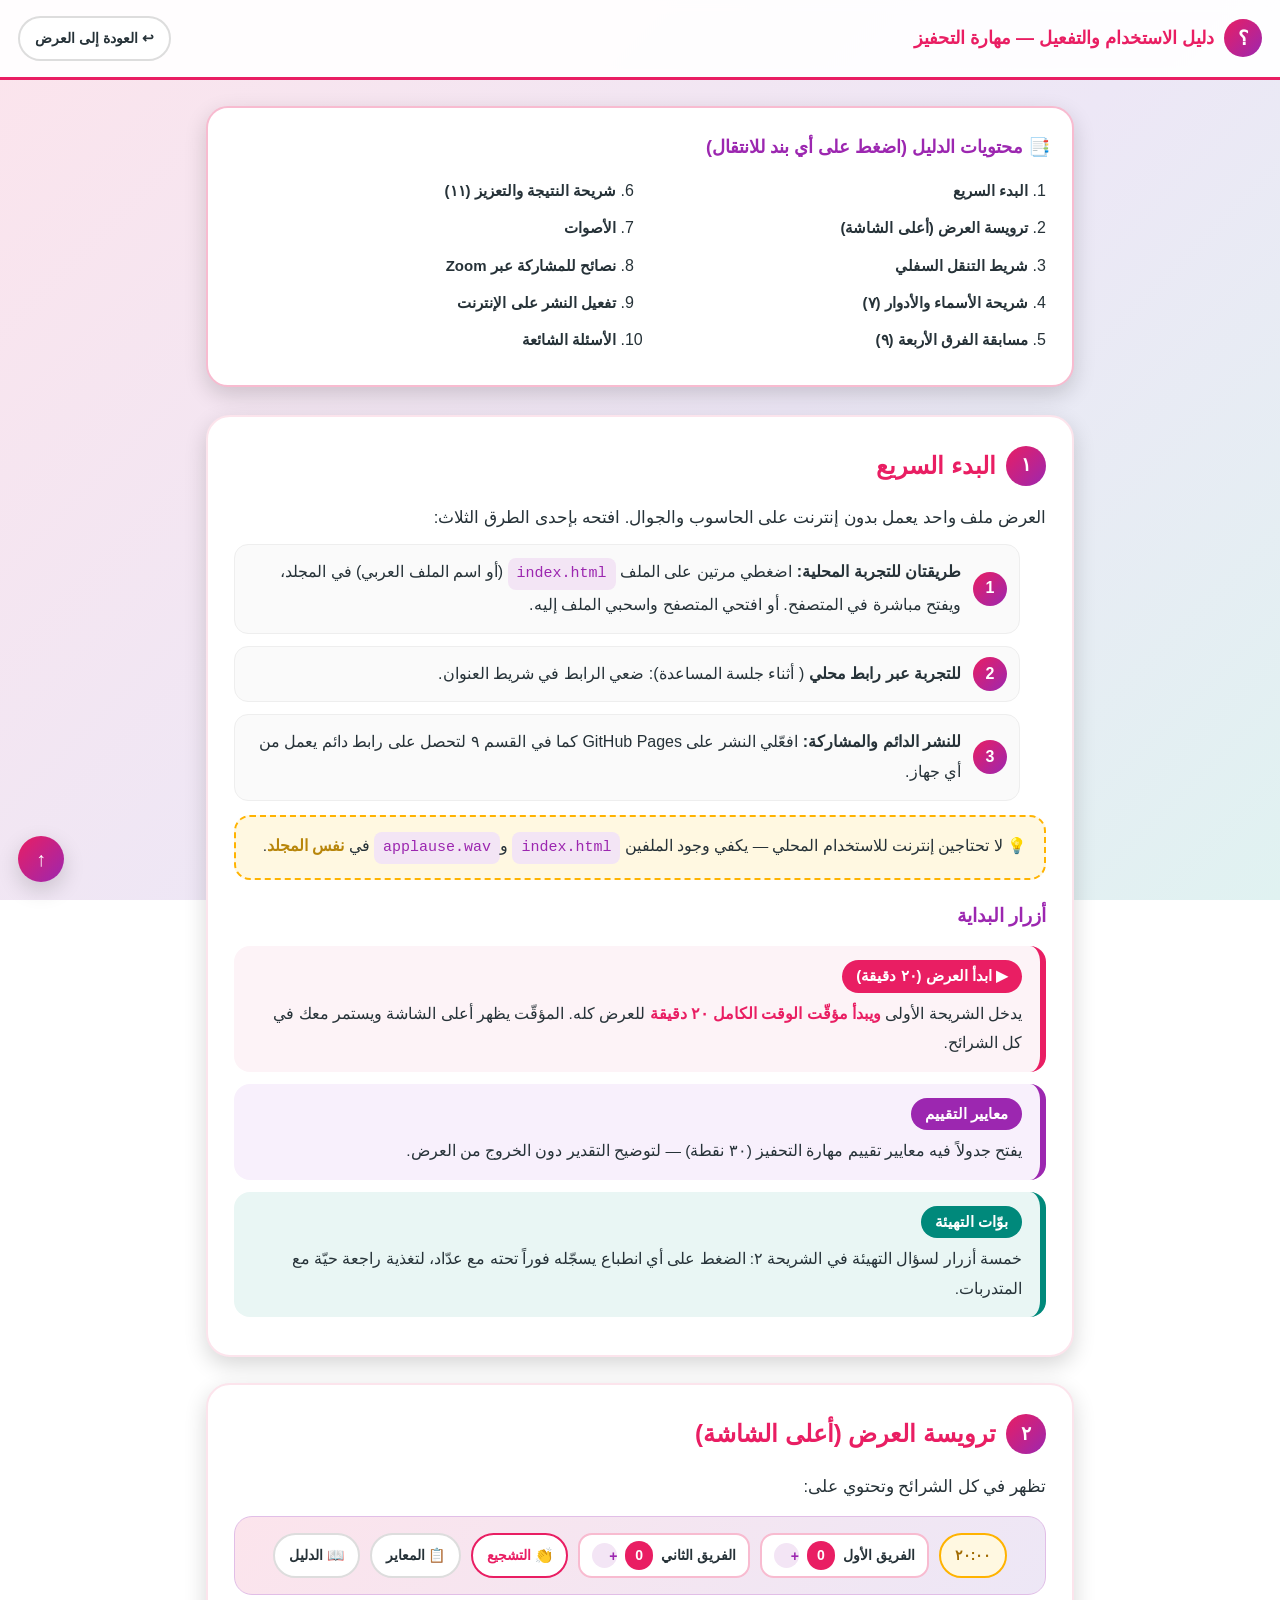
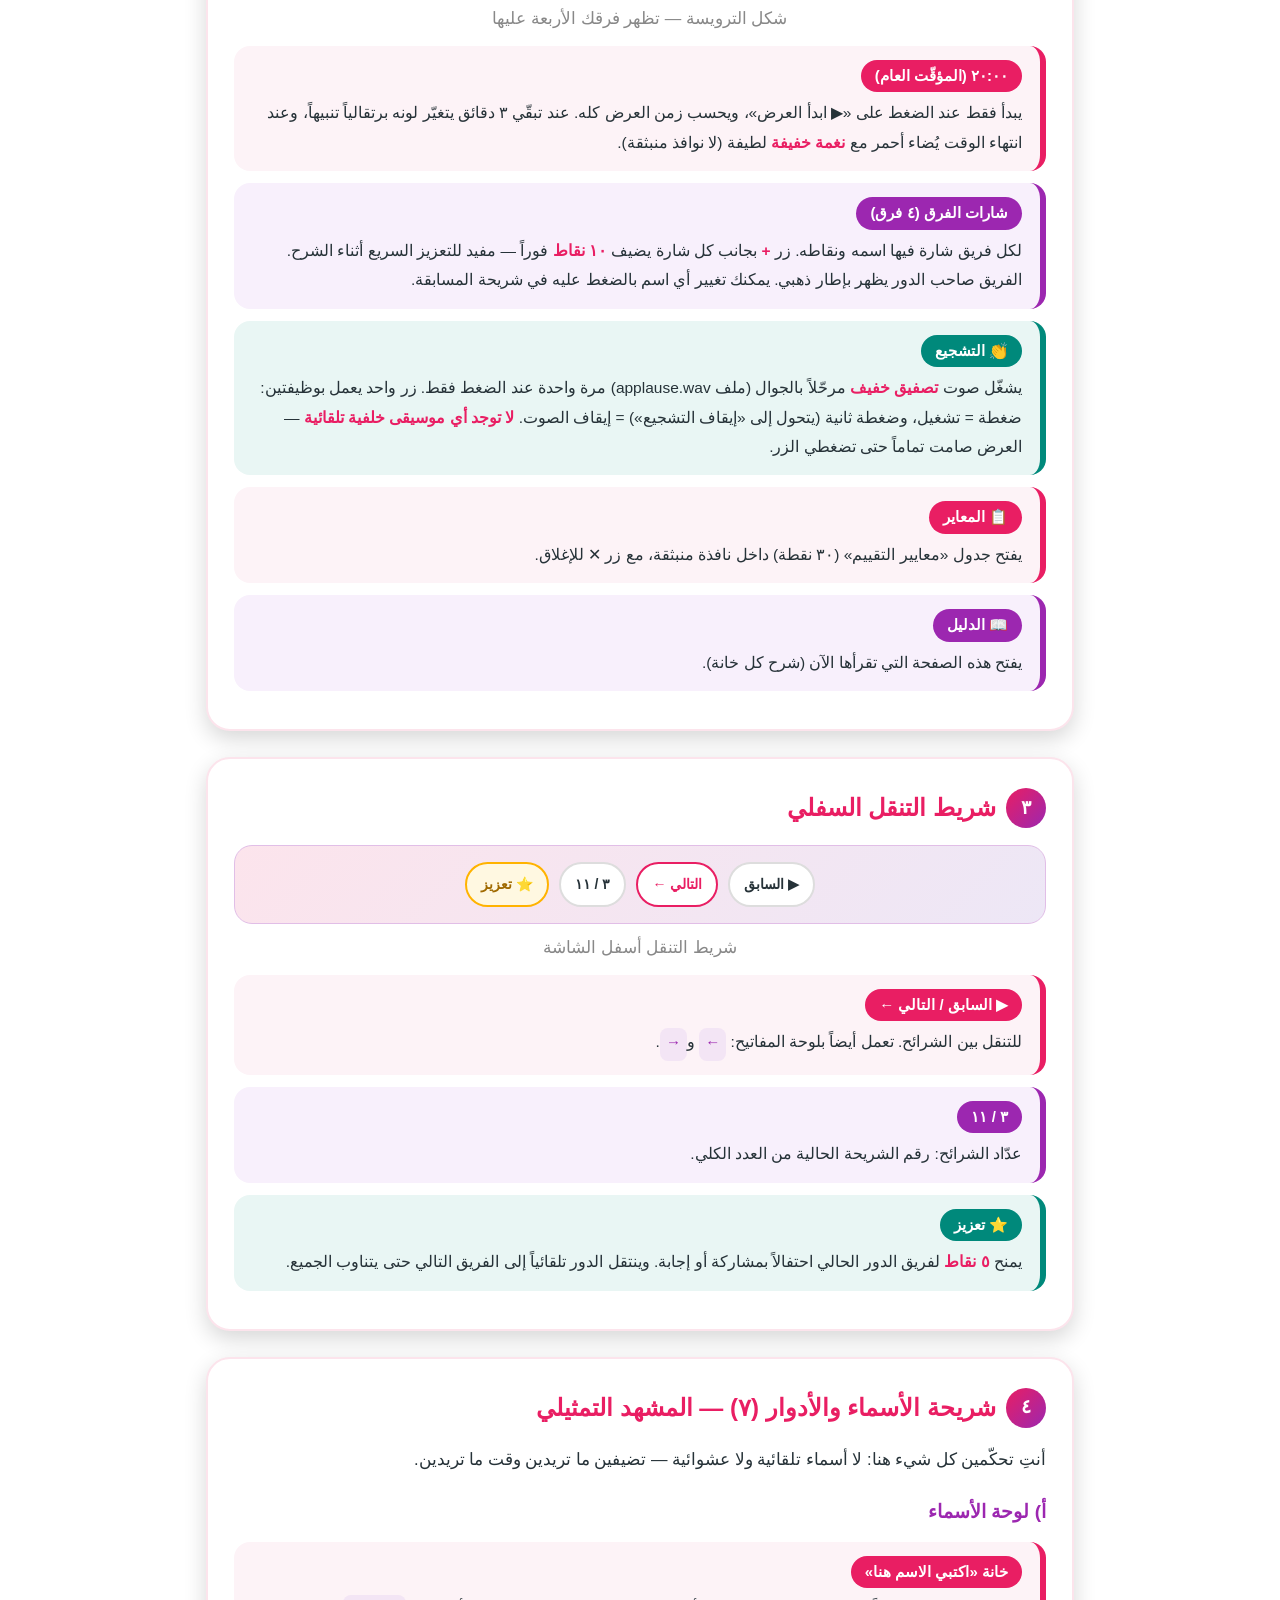
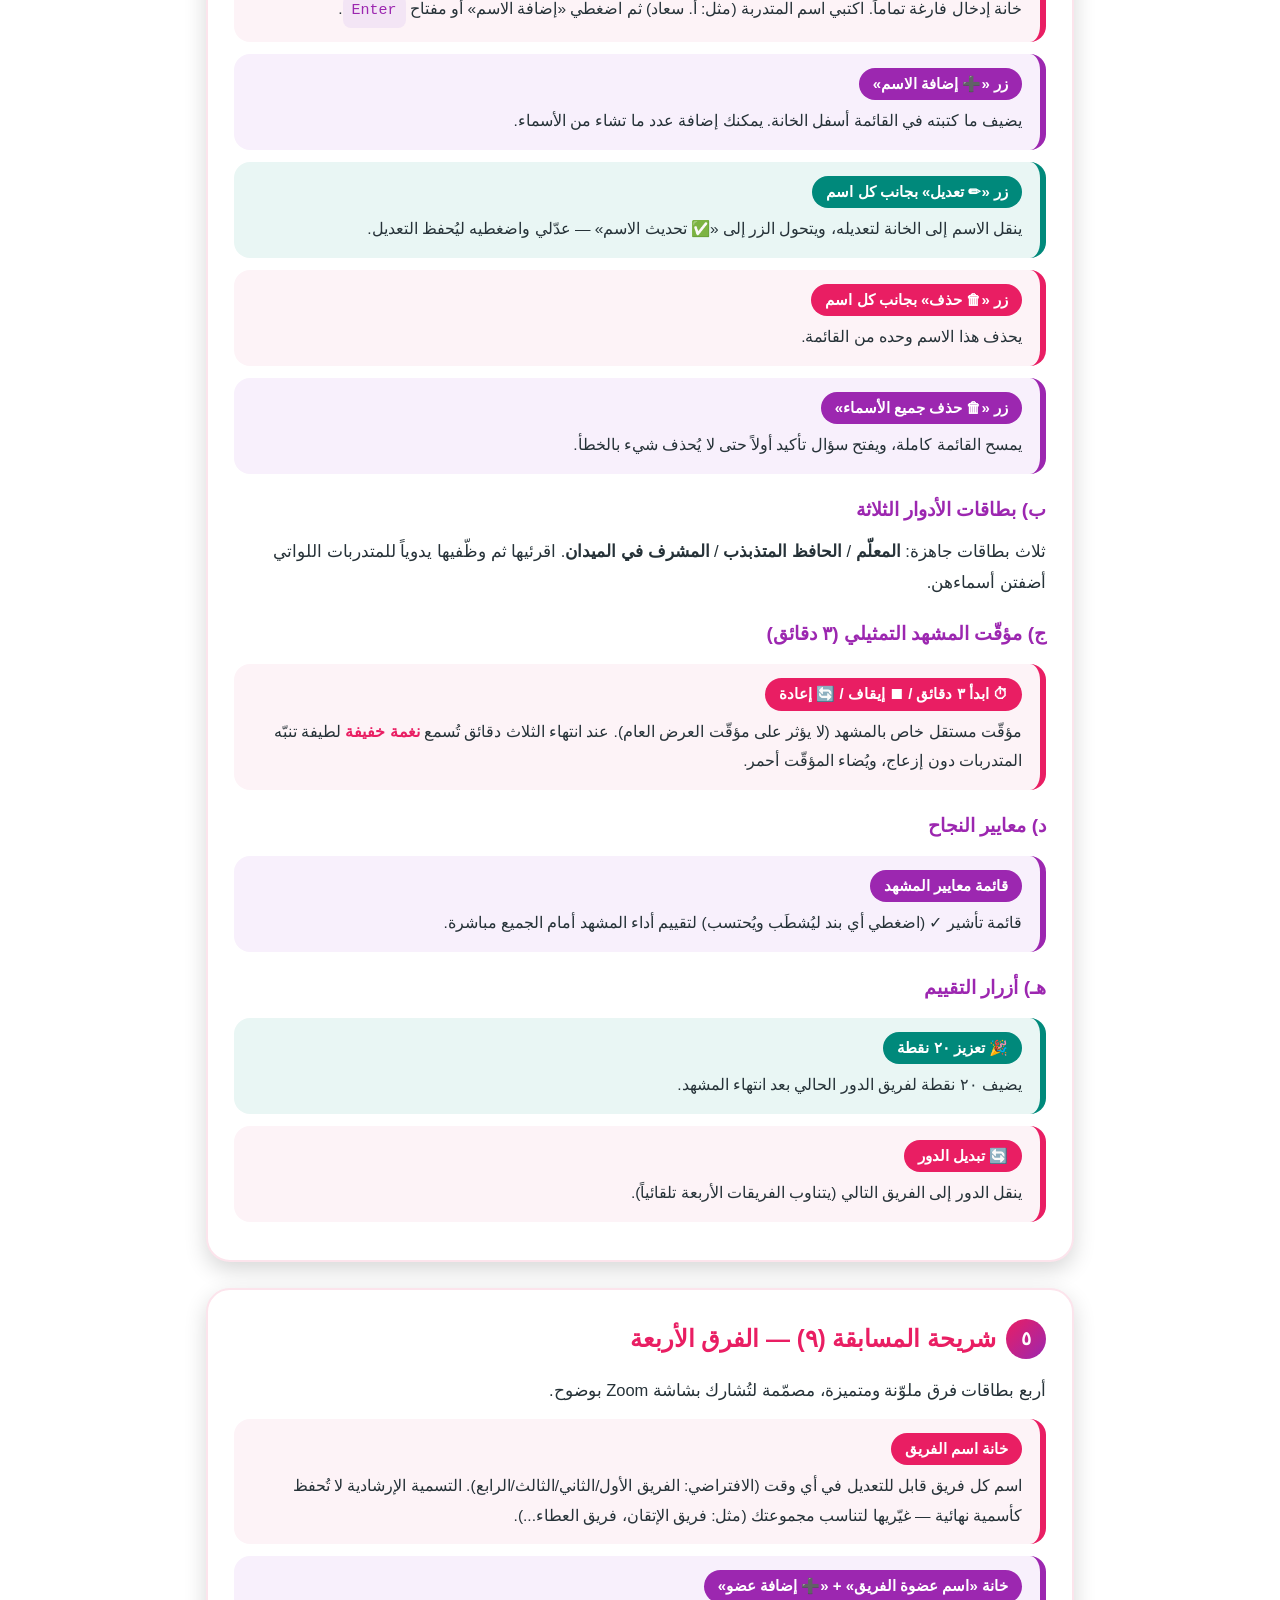
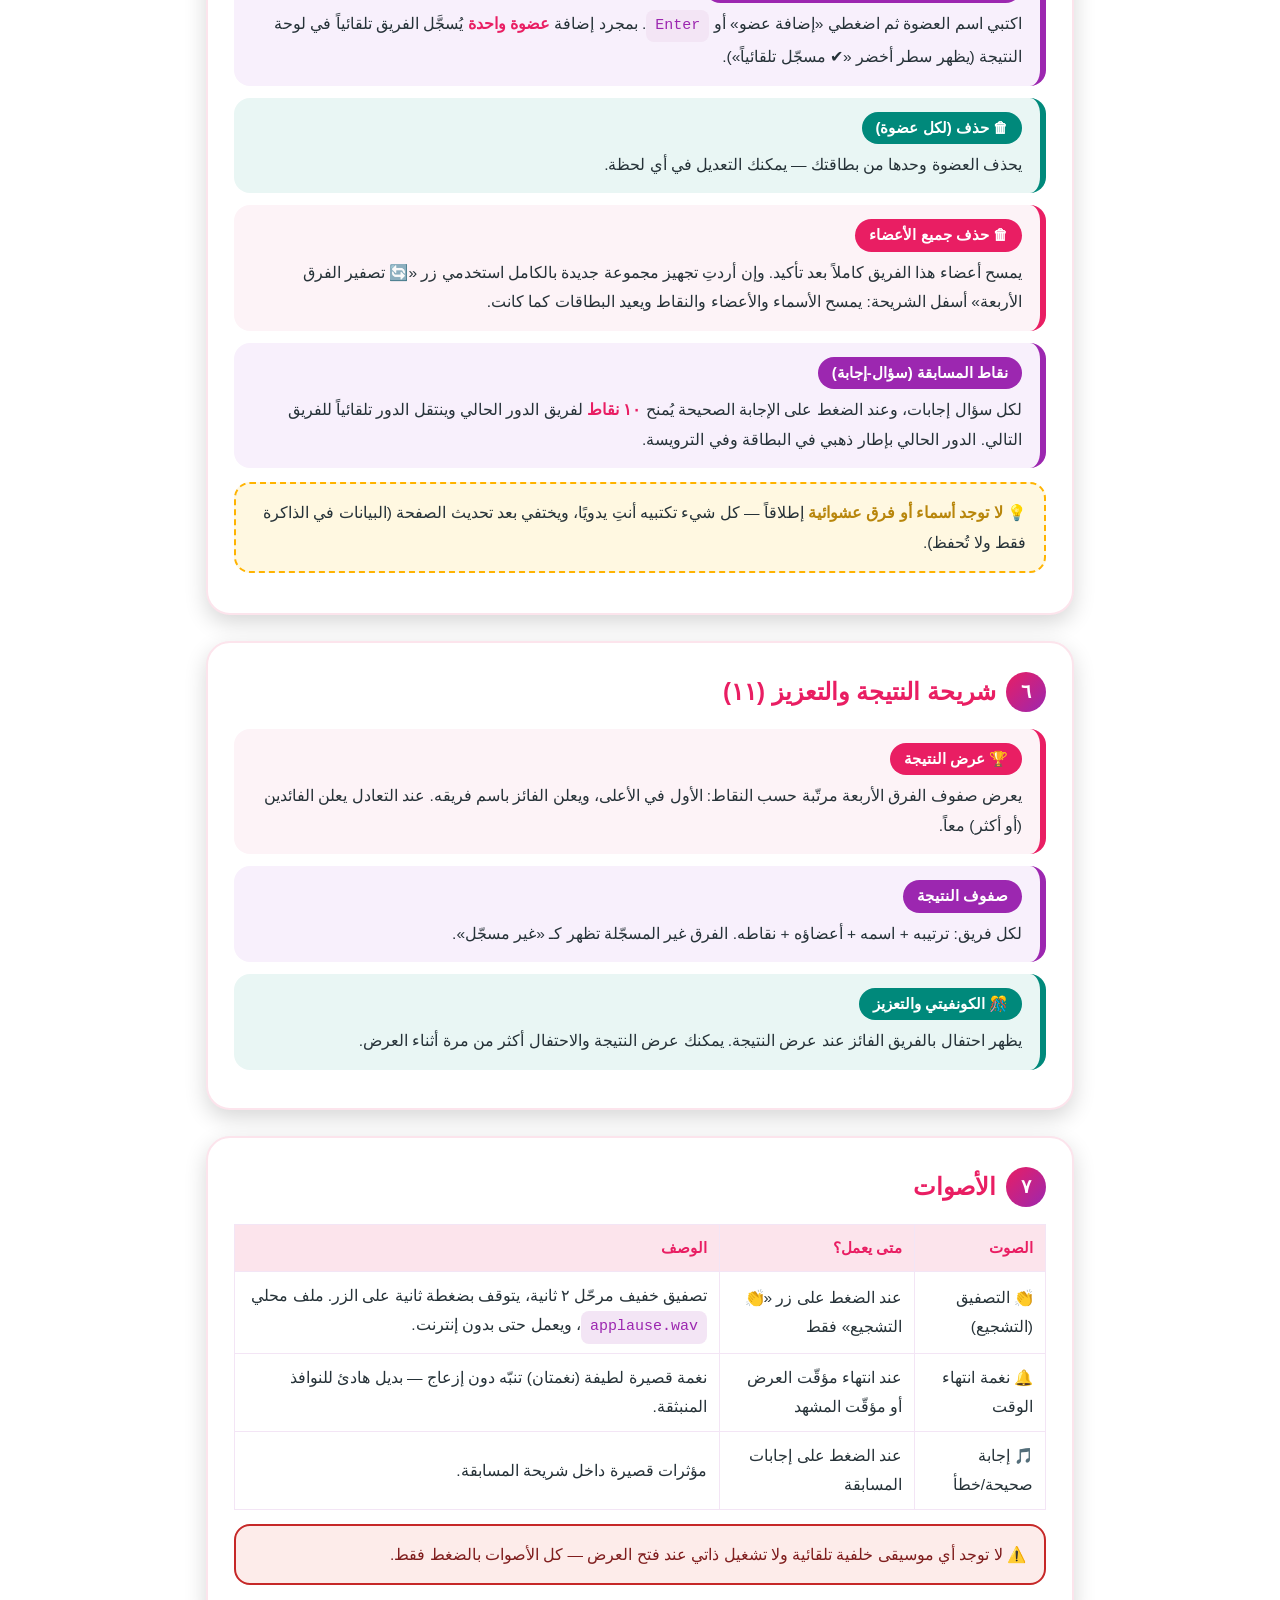
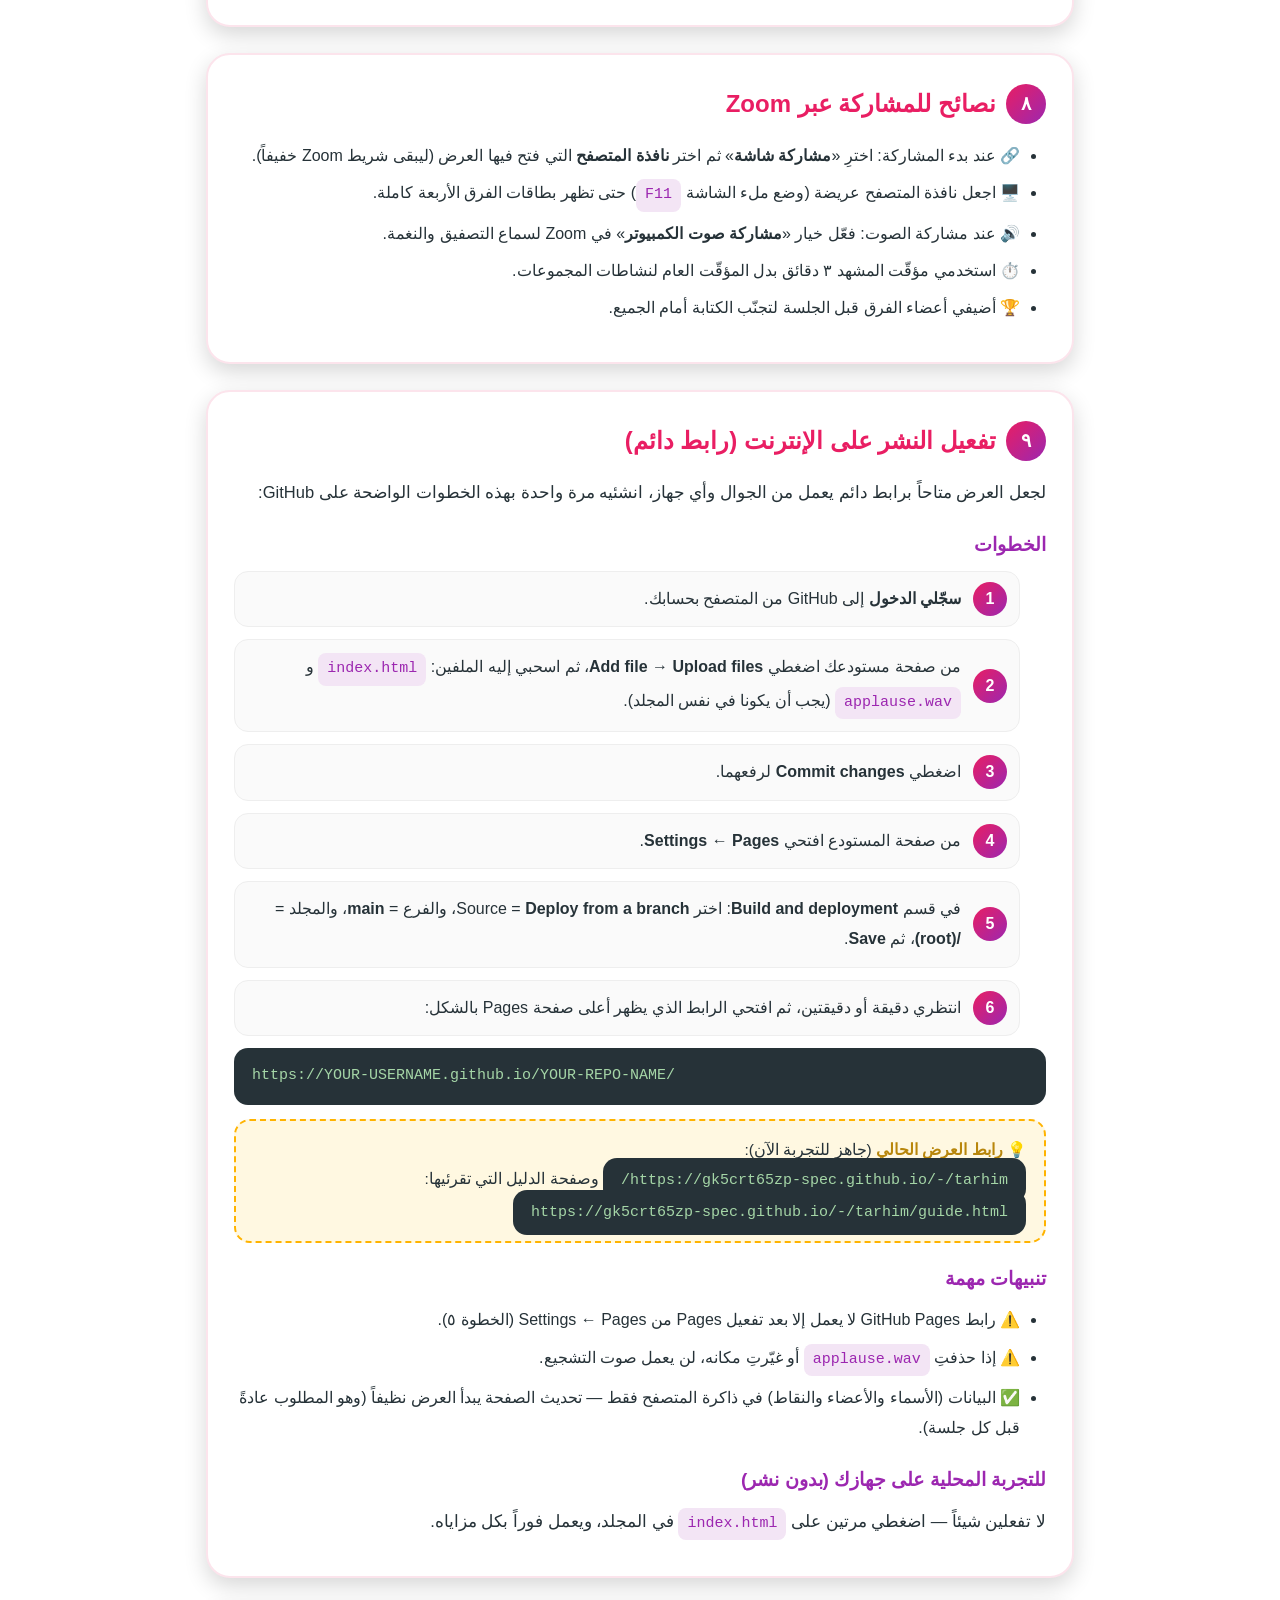
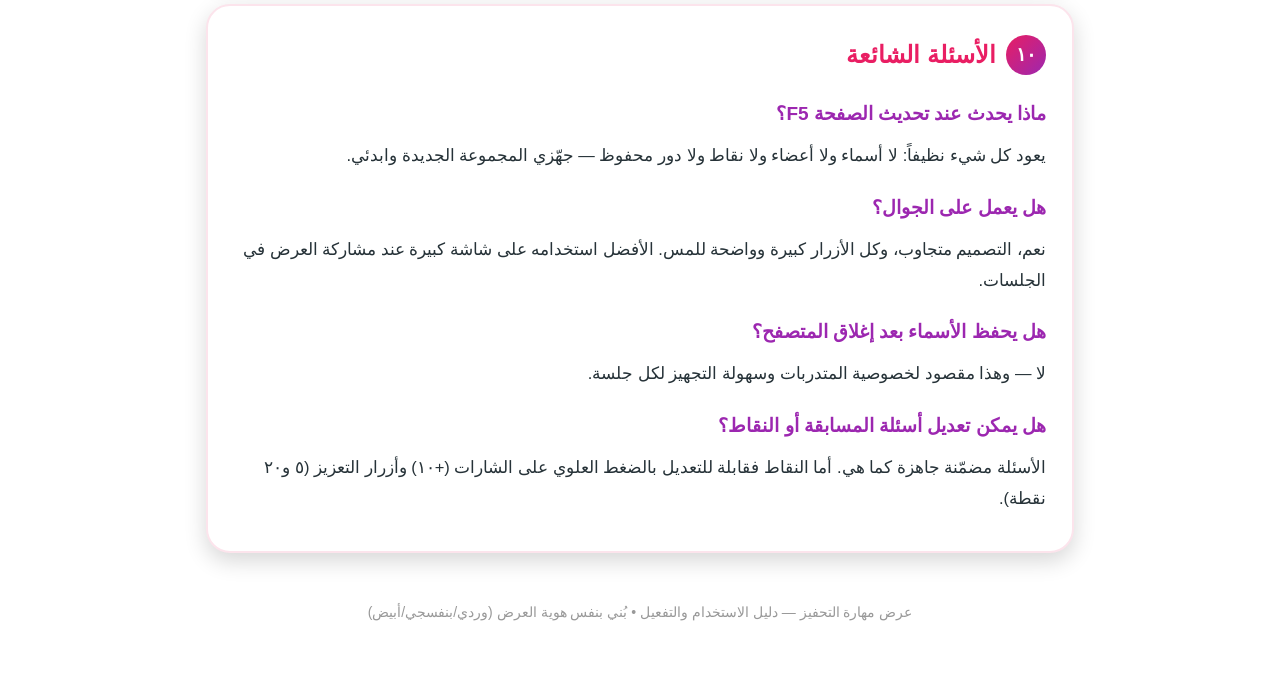
<file: tarhim/guide.html>
<!DOCTYPE html>
<html lang="ar" dir="rtl">
<head>
<meta charset="UTF-8">
<meta name="viewport" content="width=device-width, initial-scale=1.0">
<title>دليل الاستخدام والتفعيل — عرض مهارة التحفيز</title>
<style>
  * { box-sizing: border-box; margin: 0; padding: 0; }
  :root {
    --pink: #e91e63;
    --pink-light: #f8bbd0;
    --purple: #9c27b0;
    --teal: #00897b;
    --gold: #ffb300;
    --green: #2e7d32;
    --red: #c62828;
    --dark: #263238;
    --shadow: 0 8px 22px rgba(0,0,0,0.16);
  }
  html { scroll-behavior: smooth; }
  body {
    font-family: 'Segoe UI', 'Tahoma', 'Arial', sans-serif;
    background: linear-gradient(135deg, #fce4ec 0%, #ede7f6 55%, #e0f2f1 100%);
    background-attachment: fixed;
    color: var(--dark);
    line-height: 1.9;
    min-height: 100vh;
  }
  header {
    background: rgba(255,255,255,.92);
    backdrop-filter: blur(6px);
    border-bottom: 3px solid var(--pink);
    padding: 16px 18px;
    position: sticky; top: 0; z-index: 50;
    display: flex; align-items: center; justify-content: space-between; gap: 12px; flex-wrap: wrap;
  }
  .logo { display: flex; align-items: center; gap: 10px; font-weight: 800; font-size: 18px; color: var(--pink); }
  .mark {
    width: 38px; height: 38px; border-radius: 50%;
    background: linear-gradient(135deg, var(--pink), var(--purple));
    color: #fff; display: grid; place-items: center; font-weight: bold; font-size: 20px;
  }
  .back-btn {
    display: inline-block; text-decoration: none;
    border: 2px solid #ddd; background: #fff; border-radius: 40px;
    padding: 7px 15px; font-weight: 700; font-size: 14px; color: var(--dark); transition: .2s;
  }
  .back-btn:hover { border-color: var(--pink); color: var(--pink); }
  .wrap { max-width: 900px; margin: 0 auto; padding: 26px 16px 70px; }

  /* table of contents */
  .toc {
    background: #fff; border-radius: 22px; padding: 22px;
    border: 2px solid var(--pink-light); box-shadow: var(--shadow); margin-bottom: 28px;
  }
  .toc h2 { font-size: 18px; color: var(--purple); margin-bottom: 12px; }
  .toc ol { padding-right: 22px; columns: 2; column-gap: 26px; }
  .toc li { margin-bottom: 7px; break-inside: avoid; }
  .toc a { color: var(--dark); text-decoration: none; font-weight: 600; font-size: 15px; }
  .toc a:hover { color: var(--pink); }
  @media (max-width: 600px) { .toc ol { columns: 1; } }

  .card {
    background: #fff; border-radius: 24px; padding: 26px;
    box-shadow: var(--shadow); border: 2px solid #fce4ec; margin-bottom: 26px;
  }
  .card h2 {
    font-size: 24px; color: var(--pink); margin-bottom: 14px;
    display: flex; align-items: center; gap: 10px;
  }
  .num {
    min-width: 40px; height: 40px; border-radius: 50%;
    background: linear-gradient(135deg, var(--pink), var(--purple));
    color: #fff; display: grid; place-items: center; font-size: 19px; font-weight: 800;
  }
  .card h3 { font-size: 19px; color: var(--purple); margin: 18px 0 8px; }
  .card p { margin-bottom: 10px; font-size: 16.5px; }
  .card ul, .card ol { padding-right: 26px; margin-bottom: 12px; }
  .card li { margin-bottom: 7px; font-size: 16px; }

  /* field explanation block */
  .field {
    background: #fdf3f7; border-radius: 16px;
    border-right: 6px solid var(--pink);
    padding: 14px 18px; margin: 12px 0;
  }
  .field .f-name {
    display: inline-block; background: var(--pink); color: #fff;
    border-radius: 30px; padding: 2px 14px; font-weight: 700; font-size: 15px; margin-bottom: 6px;
  }
  .field.p { border-color: var(--purple); background: #f8f0fc; }
  .field.p .f-name { background: var(--purple); }
  .field.t { border-color: var(--teal); background: #e9f6f4; }
  .field.t .f-name { background: var(--teal); }
  .field .f-desc { font-size: 15.5px; }
  .field b { color: var(--pink); }

  .tip {
    background: var(--cream, #fff8e1); border: 2px dashed var(--gold);
    border-radius: 16px; padding: 14px 18px; margin: 14px 0; font-size: 15.5px;
  }
  .tip b { color: #b8860b; }
  .warn {
    background: #fdecea; border: 2px solid var(--red);
    border-radius: 16px; padding: 14px 18px; margin: 14px 0; font-size: 15.5px; color: #7f1d1d;
  }

  .steps { counter-reset: st; list-style: none; padding: 0; }
  .steps li {
    counter-increment: st; position: relative;
    padding: 12px 58px 12px 12px; margin-bottom: 12px;
    background: #fafafa; border-radius: 14px; border: 1px solid #eee;
  }
  .steps li::before {
    content: counter(st);
    position: absolute; right: 12px; top: 50%; transform: translateY(-50%);
    width: 34px; height: 34px; border-radius: 50%;
    background: linear-gradient(135deg, var(--pink), var(--purple));
    color: #fff; display: grid; place-items: center; font-weight: 800; font-size: 16px;
  }

  code {
    background: #f3e5f5; color: var(--purple);
    border-radius: 8px; padding: 2px 9px; font-size: 15px;
    direction: ltr; display: inline-block;
  }
  .link-box {
    background: var(--dark); color: #a5d6a7; border-radius: 14px;
    padding: 14px 18px; direction: ltr; text-align: left;
    font-family: Consolas, monospace; font-size: 15px; margin: 10px 0;
    word-break: break-all;
  }

  /* mock UI */
  .mock {
    background: linear-gradient(135deg, #fce4ec, #ede7f6);
    border-radius: 18px; padding: 16px; margin: 14px 0;
    display: flex; gap: 10px; flex-wrap: wrap; align-items: center; justify-content: center;
    border: 1px solid #e1bee7;
  }
  .mock-btn {
    background: #fff; border: 2px solid #ddd; border-radius: 40px;
    padding: 7px 14px; font-weight: 700; font-size: 14px;
  }
  .mock-btn.pink { border-color: var(--pink); color: var(--pink); }
  .mock-btn.gold { border-color: var(--gold); color: #a06a00; background: #fff8e1; }
  .mock-team {
    background: #fff; border: 2px solid var(--pink-light); border-radius: 14px;
    padding: 6px 12px; display: flex; gap: 8px; align-items: center; font-size: 14px; font-weight: 700;
  }
  .mock-team .pts { background: var(--pink); color: #fff; border-radius: 20px; padding: 1px 10px; font-size: 14px; }
  .mock-team .plus { border: none; background: #f3e5f5; color: var(--purple); border-radius: 50%; width: 25px; height: 25px; font-weight: 900; }

  .caption { text-align: center; font-size: 14px; color: #888; margin-top: -6px; margin-bottom: 14px; }

  table { width: 100%; border-collapse: collapse; margin: 12px 0; font-size: 15.5px; }
  th, td { border: 1px solid #f3e5f5; padding: 9px 12px; text-align: right; }
  th { background: #fce4ec; color: var(--pink); font-size: 15px; }

  footer { text-align: center; color: #999; font-size: 14px; padding: 20px; }
  .to-top {
    position: fixed; left: 18px; bottom: 18px; z-index: 60;
    width: 46px; height: 46px; border-radius: 50%; border: none; cursor: pointer;
    background: linear-gradient(135deg, var(--pink), var(--purple)); color: #fff; font-size: 20px;
    box-shadow: var(--shadow); transition: .2s;
  }
  .to-top:hover { transform: scale(1.12); }
</style>
</head>
<body>

<header>
  <div class="logo"><div class="mark">؟</div> دليل الاستخدام والتفعيل — مهارة التحفيز</div>
  <a class="back-btn" href="index.html">↩ العودة إلى العرض</a>
</header>

<div class="wrap">

  <div class="toc">
    <h2>📑 محتويات الدليل (اضغط على أي بند للانتقال)</h2>
    <ol>
      <li><a href="#s1">البدء السريع</a></li>
      <li><a href="#s2">ترويسة العرض (أعلى الشاشة)</a></li>
      <li><a href="#s3">شريط التنقل السفلي</a></li>
      <li><a href="#s4">شريحة الأسماء والأدوار (٧)</a></li>
      <li><a href="#s5">مسابقة الفرق الأربعة (٩)</a></li>
      <li><a href="#s6">شريحة النتيجة والتعزيز (١١)</a></li>
      <li><a href="#s7">الأصوات</a></li>
      <li><a href="#s8">نصائح للمشاركة عبر Zoom</a></li>
      <li><a href="#s9">تفعيل النشر على الإنترنت</a></li>
      <li><a href="#s10">الأسئلة الشائعة</a></li>
    </ol>
  </div>

  <!-- ================= 1 ================= -->
  <div class="card" id="s1">
    <h2><span class="num">١</span> البدء السريع</h2>
    <p>العرض ملف واحد يعمل بدون إنترنت على الحاسوب والجوال. افتحه بإحدى الطرق الثلاث:</p>
    <ol class="steps">
      <li><b>طريقتان للتجربة المحلية:</b> اضغطي مرتين على الملف <code>index.html</code> (أو اسم الملف العربي) في المجلد، ويفتح مباشرة في المتصفح. أو افتحي المتصفح واسحبي الملف إليه.</li>
      <li><b>للتجربة عبر رابط محلي</b> ( أثناء جلسة المساعدة): ضعي الرابط في شريط العنوان.</li>
      <li><b>للنشر الدائم والمشاركة:</b> افعّلي النشر على GitHub Pages كما في القسم ٩ لتحصل على رابط دائم يعمل من أي جهاز.</li>
    </ol>
    <div class="tip">💡 لا تحتاجين إنترنت للاستخدام المحلي — يكفي وجود الملفين <code>index.html</code> و<code>applause.wav</code> في <b>نفس المجلد</b>.</div>
    <h3>أزرار البداية</h3>
    <div class="field">
      <span class="f-name">▶ ابدأ العرض (٢٠ دقيقة)</span>
      <div class="f-desc">يدخل الشريحة الأولى <b>ويبدأ مؤقّت الوقت الكامل ٢٠ دقيقة</b> للعرض كله. المؤقّت يظهر أعلى الشاشة ويستمر معك في كل الشرائح.</div>
    </div>
    <div class="field p">
      <span class="f-name">معايير التقييم</span>
      <div class="f-desc">يفتح جدولاً فيه معايير تقييم مهارة التحفيز (٣٠ نقطة) — لتوضيح التقدير دون الخروج من العرض.</div>
    </div>
    <div class="field t">
      <span class="f-name">بوّات التهيئة</span>
      <div class="f-desc">خمسة أزرار لسؤال التهيئة في الشريحة ٢: الضغط على أي انطباع يسجّله فوراً تحته مع عدّاد، لتغذية راجعة حيّة مع المتدربات.</div>
    </div>
  </div>

  <!-- ================= 2 ================= -->
  <div class="card" id="s2">
    <h2><span class="num">٢</span> ترويسة العرض (أعلى الشاشة)</h2>
    <p>تظهر في كل الشرائح وتحتوي على:</p>
    <div class="mock">
      <span class="mock-btn gold">٢٠:٠٠</span>
      <span class="mock-team">الفريق الأول <span class="pts">0</span> <span class="plus">+</span></span>
      <span class="mock-team">الفريق الثاني <span class="pts">0</span> <span class="plus">+</span></span>
      <span class="mock-btn pink">👏 التشجيع</span>
      <span class="mock-btn">📋 المعاير</span>
      <span class="mock-btn">📖 الدليل</span>
    </div>
    <p class="caption">شكل الترويسة — تظهر فرقك الأربعة عليها</p>

    <div class="field">
      <span class="f-name">٢٠:٠٠ (المؤقّت العام)</span>
      <div class="f-desc">يبدأ فقط عند الضغط على «▶ ابدأ العرض»، ويحسب زمن العرض كله. عند تبقّي ٣ دقائق يتغيّر لونه برتقالياً تنبيهاً، وعند انتهاء الوقت يُضاء أحمر مع <b>نغمة خفيفة</b> لطيفة (لا نوافذ منبثقة).</div>
    </div>
    <div class="field p">
      <span class="f-name">شارات الفرق (٤ فرق)</span>
      <div class="f-desc">لكل فريق شارة فيها اسمه ونقاطه. زر <b>+</b> بجانب كل شارة يضيف <b>١٠ نقاط</b> فوراً — مفيد للتعزيز السريع أثناء الشرح. الفريق صاحب الدور يظهر بإطار ذهبي. يمكنك تغيير أي اسم بالضغط عليه في شريحة المسابقة.</div>
    </div>
    <div class="field t">
      <span class="f-name">👏 التشجيع</span>
      <div class="f-desc">يشغّل صوت <b>تصفيق خفيف</b> مرحّلاً بالجوال (ملف applause.wav) مرة واحدة عند الضغط فقط. زر واحد يعمل بوظيفتين: ضغطة = تشغيل، وضغطة ثانية (يتحول إلى «إيقاف التشجيع») = إيقاف الصوت. <b>لا توجد أي موسيقى خلفية تلقائية</b> — العرض صامت تماماً حتى تضغطي الزر.</div>
    </div>
    <div class="field">
      <span class="f-name">📋 المعاير</span>
      <div class="f-desc">يفتح جدول «معايير التقييم» (٣٠ نقطة) داخل نافذة منبثقة، مع زر ✕ للإغلاق.</div>
    </div>
    <div class="field p">
      <span class="f-name">📖 الدليل</span>
      <div class="f-desc">يفتح هذه الصفحة التي تقرأها الآن (شرح كل خانة).</div>
    </div>
  </div>

  <!-- ================= 3 ================= -->
  <div class="card" id="s3">
    <h2><span class="num">٣</span> شريط التنقل السفلي</h2>
    <div class="mock">
      <span class="mock-btn">▶ السابق</span>
      <span class="mock-btn pink">التالي ←</span>
      <span class="mock-btn">٣ / ١١</span>
      <span class="mock-btn gold">⭐ تعزيز</span>
    </div>
    <p class="caption">شريط التنقل أسفل الشاشة</p>
    <div class="field">
      <span class="f-name">▶ السابق / التالي ←</span>
      <div class="f-desc">للتنقل بين الشرائح. تعمل أيضاً بلوحة المفاتيح: <code>←</code> و<code>→</code>.</div>
    </div>
    <div class="field p">
      <span class="f-name">٣ / ١١</span>
      <div class="f-desc">عدّاد الشرائح: رقم الشريحة الحالية من العدد الكلي.</div>
    </div>
    <div class="field t">
      <span class="f-name">⭐ تعزيز</span>
      <div class="f-desc">يمنح <b>٥ نقاط</b> لفريق الدور الحالي احتفالاً بمشاركة أو إجابة. وينتقل الدور تلقائياً إلى الفريق التالي حتى يتناوب الجميع.</div>
    </div>
  </div>

  <!-- ================= 4 ================= -->
  <div class="card" id="s4">
    <h2><span class="num">٤</span> شريحة الأسماء والأدوار (٧) — المشهد التمثيلي</h2>
    <p>أنتِ تحكّمين كل شيء هنا: لا أسماء تلقائية ولا عشوائية — تضيفين ما تريدين وقت ما تريدين.</p>

    <h3>أ) لوحة الأسماء</h3>
    <div class="field">
      <span class="f-name">خانة «اكتبي الاسم هنا»</span>
      <div class="f-desc">خانة إدخال فارغة تماماً. اكتبي اسم المتدربة (مثل: أ. سعاد) ثم اضغطي «إضافة الاسم» أو مفتاح <code>Enter</code>.</div>
    </div>
    <div class="field p">
      <span class="f-name">زر «➕ إضافة الاسم»</span>
      <div class="f-desc">يضيف ما كتبته في القائمة أسفل الخانة. يمكنك إضافة عدد ما تشاء من الأسماء.</div>
    </div>
    <div class="field t">
      <span class="f-name">زر «✏ تعديل» بجانب كل اسم</span>
      <div class="f-desc">ينقل الاسم إلى الخانة لتعديله، ويتحول الزر إلى «✅ تحديث الاسم» — عدّلي واضغطيه ليُحفظ التعديل.</div>
    </div>
    <div class="field">
      <span class="f-name">زر «🗑 حذف» بجانب كل اسم</span>
      <div class="f-desc">يحذف هذا الاسم وحده من القائمة.</div>
    </div>
    <div class="field p">
      <span class="f-name">زر «🗑 حذف جميع الأسماء»</span>
      <div class="f-desc">يمسح القائمة كاملة، ويفتح سؤال تأكيد أولاً حتى لا يُحذف شيء بالخطأ.</div>
    </div>

    <h3>ب) بطاقات الأدوار الثلاثة</h3>
    <p>ثلاث بطاقات جاهزة: <b>المعلّم</b> / <b>الحافظ المتذبذب</b> / <b>المشرف في الميدان</b>. اقرئيها ثم وظّفيها يدوياً للمتدربات اللواتي أضفتن أسماءهن.</p>

    <h3>ج) مؤقّت المشهد التمثيلي (٣ دقائق)</h3>
    <div class="field">
      <span class="f-name">⏱ ابدأ ٣ دقائق / ⏹ إيقاف / 🔄 إعادة</span>
      <div class="f-desc">مؤقّت مستقل خاص بالمشهد (لا يؤثر على مؤقّت العرض العام). عند انتهاء الثلاث دقائق تُسمع <b>نغمة خفيفة</b> لطيفة تنبّه المتدربات دون إزعاج، ويُضاء المؤقّت أحمر.</div>
    </div>

    <h3>د) معايير النجاح</h3>
    <div class="field p">
      <span class="f-name">قائمة معايير المشهد</span>
      <div class="f-desc">قائمة تأشير ✓ (اضغطي أي بند ليُشطَب ويُحتسب) لتقييم أداء المشهد أمام الجميع مباشرة.</div>
    </div>

    <h3>هـ) أزرار التقييم</h3>
    <div class="field t">
      <span class="f-name">🎉 تعزيز ٢٠ نقطة</span>
      <div class="f-desc">يضيف ٢٠ نقطة لفريق الدور الحالي بعد انتهاء المشهد.</div>
    </div>
    <div class="field">
      <span class="f-name">🔄 تبديل الدور</span>
      <div class="f-desc">ينقل الدور إلى الفريق التالي (يتناوب الفريقات الأربعة تلقائياً).</div>
    </div>
  </div>

  <!-- ================= 5 ================= -->
  <div class="card" id="s5">
    <h2><span class="num">٥</span> شريحة المسابقة (٩) — الفرق الأربعة</h2>
    <p>أربع بطاقات فرق ملوّنة ومتميزة، مصمّمة لتُشارك بشاشة Zoom بوضوح.</p>

    <div class="field">
      <span class="f-name">خانة اسم الفريق</span>
      <div class="f-desc">اسم كل فريق قابل للتعديل في أي وقت (الافتراضي: الفريق الأول/الثاني/الثالث/الرابع). التسمية الإرشادية لا تُحفظ كأسمية نهائية — غيّريها لتناسب مجموعتك (مثل: فريق الإتقان، فريق العطاء...).</div>
    </div>
    <div class="field p">
      <span class="f-name">خانة «اسم عضوة الفريق» + «➕ إضافة عضو»</span>
      <div class="f-desc">اكتبي اسم العضوة ثم اضغطي «إضافة عضو» أو <code>Enter</code>. بمجرد إضافة <b>عضوة واحدة</b> يُسجَّل الفريق تلقائياً في لوحة النتيجة (يظهر سطر أخضر «✔ مسجّل تلقائياً»).</div>
    </div>
    <div class="field t">
      <span class="f-name">🗑 حذف (لكل عضوة)</span>
      <div class="f-desc">يحذف العضوة وحدها من بطاقتك — يمكنك التعديل في أي لحظة.</div>
    </div>
    <div class="field">
      <span class="f-name">🗑 حذف جميع الأعضاء</span>
      <div class="f-desc">يمسح أعضاء هذا الفريق كاملاً بعد تأكيد. وإن أردتِ تجهيز مجموعة جديدة بالكامل استخدمي زر «🔄 تصفير الفرق الأربعة» أسفل الشريحة: يمسح الأسماء والأعضاء والنقاط ويعيد البطاقات كما كانت.</div>
    </div>
    <div class="field p">
      <span class="f-name">نقاط المسابقة (سؤال-إجابة)</span>
      <div class="f-desc">لكل سؤال إجابات، وعند الضغط على الإجابة الصحيحة يُمنح <b>١٠ نقاط</b> لفريق الدور الحالي وينتقل الدور تلقائياً للفريق التالي. الدور الحالي بإطار ذهبي في البطاقة وفي الترويسة.</div>
    </div>
    <div class="tip">💡 <b>لا توجد أسماء أو فرق عشوائية</b> إطلاقاً — كل شيء تكتبيه أنتِ يدويًا، ويختفي بعد تحديث الصفحة (البيانات في الذاكرة فقط ولا تُحفظ).</div>
  </div>

  <!-- ================= 6 ================= -->
  <div class="card" id="s6">
    <h2><span class="num">٦</span> شريحة النتيجة والتعزيز (١١)</h2>
    <div class="field">
      <span class="f-name">🏆 عرض النتيجة</span>
      <div class="f-desc">يعرض صفوف الفرق الأربعة مرتّبة حسب النقاط: الأول في الأعلى، ويعلن الفائز باسم فريقه. عند التعادل يعلن الفائدين (أو أكثر) معاً.</div>
    </div>
    <div class="field p">
      <span class="f-name">صفوف النتيجة</span>
      <div class="f-desc">لكل فريق: ترتيبه + اسمه + أعضاؤه + نقاطه. الفرق غير المسجّلة تظهر كـ «غير مسجّل».</div>
    </div>
    <div class="field t">
      <span class="f-name">🎊 الكونفيتي والتعزيز</span>
      <div class="f-desc">يظهر احتفال بالفريق الفائز عند عرض النتيجة. يمكنك عرض النتيجة والاحتفال أكثر من مرة أثناء العرض.</div>
    </div>
  </div>

  <!-- ================= 7 ================= -->
  <div class="card" id="s7">
    <h2><span class="num">٧</span> الأصوات</h2>
    <table>
      <tr><th>الصوت</th><th>متى يعمل؟</th><th>الوصف</th></tr>
      <tr><td>👏 التصفيق (التشجيع)</td><td>عند الضغط على زر «👏 التشجيع» فقط</td><td>تصفيق خفيف مرحّل ٢ ثانية، يتوقف بضغطة ثانية على الزر. ملف محلي <code>applause.wav</code>، ويعمل حتى بدون إنترنت.</td></tr>
      <tr><td>🔔 نغمة انتهاء الوقت</td><td>عند انتهاء مؤقّت العرض أو مؤقّت المشهد</td><td>نغمة قصيرة لطيفة (نغمتان) تنبّه دون إزعاج — بديل هادئ للنوافذ المنبثقة.</td></tr>
      <tr><td>🎵 إجابة صحيحة/خطأ</td><td>عند الضغط على إجابات المسابقة</td><td>مؤثرات قصيرة داخل شريحة المسابقة.</td></tr>
    </table>
    <div class="warn">⚠️ لا توجد أي موسيقى خلفية تلقائية ولا تشغيل ذاتي عند فتح العرض — كل الأصوات بالضغط فقط.</div>
  </div>

  <!-- ================= 8 ================= -->
  <div class="card" id="s8">
    <h2><span class="num">٨</span> نصائح للمشاركة عبر Zoom</h2>
    <ul>
      <li>🔗 عند بدء المشاركة: اخترِ «<b>مشاركة شاشة</b>» ثم اختر <b>نافذة المتصفح</b> التي فتح فيها العرض (ليبقى شريط Zoom خفيفاً).</li>
      <li>🖥️ اجعل نافذة المتصفح عريضة (وضع ملء الشاشة <code>F11</code>) حتى تظهر بطاقات الفرق الأربعة كاملة.</li>
      <li>🔊 عند مشاركة الصوت: فعّل خيار «<b>مشاركة صوت الكمبيوتر</b>» في Zoom لسماع التصفيق والنغمة.</li>
      <li>⏱️ استخدمي مؤقّت المشهد ٣ دقائق بدل المؤقّت العام لنشاطات المجموعات.</li>
      <li>🏆 أضيفي أعضاء الفرق قبل الجلسة لتجنّب الكتابة أمام الجميع.</li>
    </ul>
  </div>

  <!-- ================= 9 ================= -->
  <div class="card" id="s9">
    <h2><span class="num">٩</span> تفعيل النشر على الإنترنت (رابط دائم)</h2>
    <p>لجعل العرض متاحاً برابط دائم يعمل من الجوال وأي جهاز، انشئيه مرة واحدة بهذه الخطوات الواضحة على GitHub:</p>

    <h3>الخطوات</h3>
    <ol class="steps">
      <li><b>سجّلي الدخول</b> إلى GitHub من المتصفح بحسابك.</li>
      <li>من صفحة مستودعك اضغطي <b>Add file → Upload files</b>، ثم اسحبي إليه الملفين: <code>index.html</code> و<code>applause.wav</code> (يجب أن يكونا في نفس المجلد).</li>
      <li>اضغطي <b>Commit changes</b> لرفعهما.</li>
      <li>من صفحة المستودع افتحي <b>Settings ← Pages</b>.</li>
      <li>في قسم <b>Build and deployment</b>: اختر Source = <b>Deploy from a branch</b>، والفرع = <b>main</b>، والمجلد = <b>/(root)</b>، ثم <b>Save</b>.</li>
      <li>انتظري دقيقة أو دقيقتين، ثم افتحي الرابط الذي يظهر أعلى صفحة Pages بالشكل:</li>
    </ol>
    <div class="link-box">https://YOUR-USERNAME.github.io/YOUR-REPO-NAME/</div>
    <div class="tip">💡 <b>رابط العرض الحالي</b> (جاهز للتجربة الآن):<br>
      <span class="link-box">https://gk5crt65zp-spec.github.io/-/tarhim/</span>
      وصفحة الدليل التي تقرئيها:<br>
      <span class="link-box">https://gk5crt65zp-spec.github.io/-/tarhim/guide.html</span>
    </div>
    <h3>تنبيهات مهمة</h3>
    <ul>
      <li>⚠️ رابط GitHub Pages لا يعمل إلا بعد تفعيل Pages من Settings ← Pages (الخطوة ٥).</li>
      <li>⚠️ إذا حذفتِ <code>applause.wav</code> أو غيّرتِ مكانه، لن يعمل صوت التشجيع.</li>
      <li>✅ البيانات (الأسماء والأعضاء والنقاط) في ذاكرة المتصفح فقط — تحديث الصفحة يبدأ العرض نظيفاً (وهو المطلوب عادةً قبل كل جلسة).</li>
    </ul>

    <h3>للتجربة المحلية على جهازك (بدون نشر)</h3>
    <p>لا تفعلين شيئاً — اضغطي مرتين على <code>index.html</code> في المجلد، ويعمل فوراً بكل مزاياه.</p>
  </div>

  <!-- ================= 10 ================= -->
  <div class="card" id="s10">
    <h2><span class="num">١٠</span> الأسئلة الشائعة</h2>
    <h3>ماذا يحدث عند تحديث الصفحة F5؟</h3>
    <p>يعود كل شيء نظيفاً: لا أسماء ولا أعضاء ولا نقاط ولا دور محفوظ — جهّزي المجموعة الجديدة وابدئي.</p>
    <h3>هل يعمل على الجوال؟</h3>
    <p>نعم، التصميم متجاوب، وكل الأزرار كبيرة وواضحة للمس. الأفضل استخدامه على شاشة كبيرة عند مشاركة العرض في الجلسات.</p>
    <h3>هل يحفظ الأسماء بعد إغلاق المتصفح؟</h3>
    <p>لا — وهذا مقصود لخصوصية المتدربات وسهولة التجهيز لكل جلسة.</p>
    <h3>هل يمكن تعديل أسئلة المسابقة أو النقاط؟</h3>
    <p>الأسئلة مضمّنة جاهزة كما هي. أما النقاط فقابلة للتعديل بالضغط العلوي على الشارات (+١٠) وأزرار التعزيز (٥ و٢٠ نقطة).</p>
  </div>

  <footer>عرض مهارة التحفيز — دليل الاستخدام والتفعيل • بُني بنفس هوية العرض (وردي/بنفسجي/أبيض)</footer>
</div>

<button class="to-top" onclick="window.scrollTo({top:0,behavior:'smooth'})" title="العودة للأعلى">↑</button>

</body>
</html>
</file>
<file: nour-albayan/css/style.css>
/* هوية غراس × نور البيان — ألوان فاتحة هادئة */
:root{
  --bg:#FAF7F0; --bg2:#FFFDF8; --card:#FFFFFF; --beige:#F1EAD9;
  --ink:#3E3A32; --muted:#8A8175; --line:#E7DECB;
  --green:#5E8F7B; --green-dark:#3E5C4B; --green-soft:#E4EFE8;
  --gold:#C9A45C; --gold-soft:#F7EDD6; --gold-dark:#9A7A35;
  --rose:#D9A5A0; --rose-soft:#F9E9E7; --blue:#7FA6B8; --blue-soft:#E6F0F4;
  --radius:16px; --shadow:0 6px 20px rgba(120,100,60,.10);
  --font:'Tajawal','Cairo','Segoe UI',Tahoma,Arial,sans-serif;
}
*{box-sizing:border-box;margin:0;padding:0}
body{font-family:var(--font);background:var(--bg);color:var(--ink);min-height:100vh;line-height:1.9}
body::before{content:"";position:fixed;inset:0;pointer-events:none;z-index:0;opacity:.5;
  background-image:radial-gradient(circle at 90% 0%,var(--gold-soft),transparent 40%),radial-gradient(circle at 5% 100%,var(--green-soft),transparent 40%)}
/* الترويسة */
header.top{position:sticky;top:0;z-index:50;background:rgba(255,253,248,.95);backdrop-filter:blur(10px);border-bottom:2px solid var(--line)}
.top-in{max-width:1150px;margin:0 auto;padding:10px 16px;display:flex;align-items:center;gap:14px;flex-wrap:wrap}
.brand{display:flex;align-items:center;gap:12px}
.brand img{height:58px;width:auto;border-radius:12px;border:2px solid var(--gold);background:#fff;object-fit:contain;padding:2px 6px}
.brand h1{font-size:22px;color:var(--green-dark)}
.brand h1 span{color:var(--gold-dark)}
.brand small{display:block;font-size:12px;color:var(--muted);font-weight:400}
.top-tools{margin-inline-start:auto;display:flex;gap:8px;flex-wrap:wrap;align-items:center}
.search{display:flex;align-items:center;background:#fff;border:1px solid var(--line);border-radius:999px;padding:4px 14px;gap:6px}
.search input{border:none;outline:none;background:transparent;font-family:inherit;font-size:14px;width:170px;color:var(--ink)}
/* أزرار */
.btn{font-family:inherit;border:1px solid var(--line);background:#fff;color:var(--ink);border-radius:12px;padding:9px 18px;font-size:14px;font-weight:700;cursor:pointer;transition:.2s;display:inline-flex;align-items:center;gap:6px}
.btn:hover{transform:translateY(-1px);box-shadow:var(--shadow);border-color:var(--gold)}
.btn.primary{background:linear-gradient(135deg,var(--green-dark),var(--green));color:#fff;border-color:var(--green-dark)}
.btn.gold{background:linear-gradient(135deg,#b8934a,var(--gold));color:#fff;border-color:var(--gold-dark)}
.btn.soft{background:var(--green-soft);border-color:var(--green);color:var(--green-dark)}
.btn.danger{background:var(--rose-soft);border-color:var(--rose);color:#8f4a45}
.btn.small{padding:5px 12px;font-size:12.5px;border-radius:10px}
.btn:disabled{opacity:.5;cursor:default;transform:none}
/* تبويبات */
nav.tabs{max-width:1150px;margin:12px auto 0;padding:0 16px;display:flex;gap:8px;overflow-x:auto;position:relative;z-index:1}
.tab{flex:1 0 auto;border:1px solid var(--line);background:var(--card);border-radius:14px;padding:10px 14px;font-family:inherit;font-size:14.5px;font-weight:700;color:var(--muted);cursor:pointer;white-space:nowrap;transition:.2s}
.tab.active{background:linear-gradient(135deg,var(--green-dark),var(--green));color:#fff;border-color:var(--green-dark);box-shadow:var(--shadow)}
/* المحتوى */
main{max-width:1150px;margin:0 auto;padding:16px;position:relative;z-index:1}
.page{display:none;animation:fade .3s ease}
.page.active{display:block}
@keyframes fade{from{opacity:0;transform:translateY(6px)}to{opacity:1}}
.hero{background:linear-gradient(135deg,#fff,var(--gold-soft));border:2px solid var(--gold);border-radius:20px;padding:28px;text-align:center;box-shadow:var(--shadow)}
.hero img{height:150px;width:auto;border-radius:16px;border:3px solid var(--gold);background:#fff;padding:4px 10px}
.hero h2{font-size:clamp(24px,4vw,36px);color:var(--green-dark);margin:10px 0 4px}
.hero h2 span{color:var(--gold-dark)}
.hero p{color:var(--muted);max-width:640px;margin:0 auto}
.quick{display:grid;gap:12px;margin-top:16px;grid-template-columns:repeat(auto-fit,minmax(150px,1fr))}
.qcard{background:#fff;border:1px solid var(--line);border-radius:var(--radius);padding:16px 10px;cursor:pointer;font-family:inherit;transition:.2s;text-align:center}
.qcard:hover{border-color:var(--green);transform:translateY(-3px);box-shadow:var(--shadow)}
.qcard .ic{font-size:30px}
.qcard b{display:block;font-size:14.5px;color:var(--green-dark);margin-top:6px}
.qcard small{color:var(--muted);font-size:12px}
.card{background:var(--card);border:1px solid var(--line);border-radius:var(--radius);padding:18px;box-shadow:var(--shadow)}
.card h3{color:var(--green-dark);font-size:18px;margin-bottom:8px;border-bottom:2px dashed var(--line);padding-bottom:8px}
.grid2{display:grid;gap:14px}
@media(min-width:760px){.grid2{grid-template-columns:1fr 1fr}}
.grid3{display:grid;gap:14px;grid-template-columns:repeat(auto-fill,minmax(240px,1fr))}
.sec-head{display:flex;align-items:center;gap:10px;margin:6px 0 14px;flex-wrap:wrap}
.sec-head h2{font-size:22px;color:var(--green-dark)}
.sec-head .hint{font-size:13px;color:var(--muted)}
.filters{display:flex;gap:8px;flex-wrap:wrap;margin-bottom:12px}
.chip{border:1px solid var(--line);background:#fff;border-radius:999px;padding:6px 16px;font-family:inherit;font-size:13px;cursor:pointer;color:var(--muted)}
.chip.active{background:var(--green-dark);color:#fff;border-color:var(--green-dark)}
.item{border:1px solid var(--line);border-radius:14px;padding:14px;background:#fff;display:flex;flex-direction:column;gap:8px}
.item h4{font-size:15.5px;color:var(--ink)}
.item .tag{font-size:11.5px;background:var(--beige);border-radius:999px;padding:2px 12px;color:var(--gold-dark);font-weight:700;width:fit-content}
.item .tag.g{background:var(--green-soft);color:var(--green-dark)}
.item p{font-size:13px;color:var(--muted)}
.item .row{display:flex;gap:6px;flex-wrap:wrap;margin-top:auto}
/* نماذج */
label.fl{display:block;font-size:13.5px;font-weight:700;color:var(--green-dark);margin:10px 0 4px}
input.in,select.in,textarea.in{width:100%;font-family:inherit;font-size:14px;border:1px solid var(--line);border-radius:10px;padding:9px 12px;background:#fff;color:var(--ink);outline:none}
input.in:focus,select.in:focus,textarea.in:focus{border-color:var(--green)}
textarea.in{min-height:70px;resize:vertical}
.frow{display:grid;gap:10px}
@media(min-width:640px){.frow{grid-template-columns:1fr 1fr}}
table.tbl{width:100%;border-collapse:collapse;font-size:13.5px;background:#fff;border-radius:12px;overflow:hidden}
.tbl th{background:var(--green-dark);color:#fff;padding:9px;font-weight:700}
.tbl td{border:1px solid var(--line);padding:8px;text-align:center}
.tbl tr:nth-child(even) td{background:#FCFAF3}
/* أشرطة التقدم */
.bar{height:12px;background:var(--beige);border-radius:999px;overflow:hidden;border:1px solid var(--line)}
.bar i{display:block;height:100%;background:linear-gradient(90deg,var(--green),#8FBC8F);border-radius:999px;transition:width .4s}
.skill-row{display:grid;grid-template-columns:110px 1fr 44px;gap:8px;align-items:center;font-size:13px;margin:6px 0}
.badge{display:inline-block;background:var(--gold-soft);border:1px solid var(--gold);color:var(--gold-dark);border-radius:999px;padding:2px 12px;font-size:12px;font-weight:700;margin:2px}
.board{display:flex;gap:10px;overflow-x:auto;padding:6px 2px}
.medal{background:linear-gradient(180deg,#fff,var(--gold-soft));border:2px solid var(--gold);border-radius:14px;min-width:130px;text-align:center;padding:12px 8px}
.medal .av{font-size:34px}
.medal b{display:block;font-size:14px;color:var(--green-dark)}
.medal small{color:var(--muted);font-size:11.5px}
/* بطاقات الحروف */
.letters{display:flex;gap:8px;flex-wrap:wrap;justify-content:center;margin:12px 0}
.letter{width:64px;height:74px;border-radius:14px;border:2px solid var(--gold);background:#fff;font-size:32px;font-family:inherit;cursor:pointer;color:var(--green-dark);transition:.15s}
.letter:hover{background:var(--gold-soft);transform:scale(1.06)}
.quiz-opts{display:flex;gap:10px;justify-content:center;flex-wrap:wrap;margin:10px 0}
.quiz-opts button{width:70px;height:70px;font-size:30px;border-radius:14px;border:2px solid var(--line);background:#fff;cursor:pointer;font-family:inherit}
.quiz-opts button.ok{border-color:var(--green);background:var(--green-soft)}
.quiz-opts button.no{border-color:var(--rose);background:var(--rose-soft)}
.score{font-size:18px;font-weight:800;color:var(--gold-dark);text-align:center}
/* قفل */
.lockbox{text-align:center;padding:40px 18px}
.lockbox .big{font-size:54px}
.modal-bg{position:fixed;inset:0;background:rgba(60,50,30,.45);z-index:90;display:none;align-items:center;justify-content:center;padding:16px}
.modal-bg.show{display:flex}
.modal{background:#fff;border-radius:18px;max-width:640px;width:100%;max-height:88vh;overflow:auto;padding:20px;border:2px solid var(--gold)}
.modal h3{color:var(--green-dark);margin-bottom:10px}
.toast{position:fixed;bottom:22px;right:50%;transform:translateX(50%) translateY(120px);background:var(--green-dark);color:#fff;padding:12px 26px;border-radius:999px;font-weight:700;z-index:99;transition:.35s;font-size:14px;border:2px solid var(--gold)}
.toast.show{transform:translateX(50%) translateY(0)}
footer{text-align:center;color:var(--muted);font-size:12.5px;padding:26px 14px 40px;position:relative;z-index:1}
footer img{height:42px;width:auto;border-radius:8px;vertical-align:middle;border:1px solid var(--gold);background:#fff;padding:1px 4px}
.cert{border:6px double var(--gold);border-radius:18px;padding:30px;text-align:center;background:linear-gradient(180deg,#fff,var(--gold-soft))}
.cert h2{color:var(--gold-dark);font-size:30px}
#print-area{display:none}
@media print{
  body>*{display:none!important}
  #print-area{display:block!important;position:static}
  #print-area .sheet{background:#fff;color:#000;padding:10px;font-family:Tahoma,Arial}
  #print-area table{width:100%;border-collapse:collapse;font-size:13px}
  #print-area th,#print-area td{border:1px solid #555;padding:7px;text-align:center}
}
/* === إضافات: شجرة المنهج + إشراف + إحصائيات + تحفيز + مكتبة مصورة === */
.tree{display:flex;gap:8px;overflow-x:auto;padding:14px 4px;align-items:stretch}
.tnode{min-width:150px;flex:1;background:#fff;border:2px solid var(--line);border-radius:14px;padding:12px 8px;text-align:center;cursor:pointer;transition:.2s;position:relative}
.tnode .st{font-size:30px}
.tnode b{display:block;font-size:13.5px;color:var(--green-dark);margin:4px 0}
.tnode small{font-size:11.5px;color:var(--muted)}
.tnode.done{border-color:var(--green);background:var(--green-soft)}
.tnode.current{border-color:var(--gold);background:var(--gold-soft);box-shadow:var(--shadow);transform:scale(1.03)}
.tnode .mv{font-size:11px;background:var(--green-dark);color:#fff;border-radius:999px;padding:1px 10px;margin-top:6px;display:inline-block}
.tnode:not(:last-child)::after{content:"◀";position:absolute;left:-14px;top:45%;color:var(--gold);font-size:16px}
.hbar{display:grid;grid-template-columns:130px 1fr 44px;gap:8px;align-items:center;font-size:13px;margin:5px 0}
.hbar .tr{height:11px;background:var(--beige);border-radius:999px;overflow:hidden;border:1px solid var(--line)}
.hbar .tr i{display:block;height:100%;border-radius:999px;background:linear-gradient(90deg,var(--green-dark),var(--green))}
.hbar.low .tr i{background:linear-gradient(90deg,#a4554e,#D9A5A0)}
.lead{display:grid;gap:10px;grid-template-columns:repeat(auto-fit,minmax(200px,1fr))}
.lead-card{border:2px solid var(--gold);border-radius:14px;padding:14px;text-align:center;background:linear-gradient(180deg,#fff,var(--gold-soft))}
.lead-card h4{color:var(--gold-dark)}
.mcard{border:2px dashed var(--gold);border-radius:14px;padding:16px;text-align:center;background:#fff}
.mcard .big{font-size:40px}
.audio-row{display:flex;align-items:center;gap:8px;border:1px solid var(--line);border-radius:12px;padding:8px 10px;margin-bottom:8px;background:#fff}
.audio-row b{font-size:13.5px}
.audio-row small{display:block;font-size:11.5px;color:var(--muted)}
.kv{display:flex;gap:8px;flex-wrap:wrap;margin:6px 0}
.kv .pill{background:var(--beige);border-radius:999px;padding:3px 14px;font-size:12.5px;color:var(--green-dark);font-weight:700}
.stars{color:var(--gold);letter-spacing:2px}
.pic-card img{width:100%;height:150px;object-fit:cover;border-radius:10px;border:1px solid var(--line);background:var(--beige)}
/* === المستويات السبعة + لوحة المتابعة === */
.lv-grid{display:grid;gap:14px;grid-template-columns:repeat(auto-fill,minmax(260px,1fr))}
.lv-card{border:2px solid var(--line);border-radius:18px;padding:18px;background:#fff;cursor:pointer;transition:.2s;position:relative;overflow:hidden}
.lv-card::before{content:"";position:absolute;top:0;right:0;left:0;height:4px;background:linear-gradient(90deg,var(--green-dark),var(--gold))}
.lv-card:hover{transform:translateY(-3px);box-shadow:var(--shadow);border-color:var(--gold)}
.lv-card.locked{opacity:.65}
.lv-card .lv-ic{font-size:38px}
.lv-card h3{font-size:17px;color:var(--green-dark);margin:6px 0 2px}
.lv-card p{font-size:12.5px;color:var(--muted)}
.lv-meta{display:flex;gap:6px;flex-wrap:wrap;margin:8px 0}
.lv-meta .pill{background:var(--green-soft);border-radius:999px;padding:2px 12px;font-size:11.5px;color:var(--green-dark);font-weight:700}
.lv-meta .pill.g{background:var(--gold-soft);color:var(--gold-dark)}
.lesson{border:1px solid var(--line);border-radius:14px;margin-bottom:10px;background:#fff;overflow:hidden}
.lesson-head{display:flex;align-items:center;gap:10px;padding:12px 14px;cursor:pointer;font-weight:800;color:var(--green-dark);font-size:14.5px}
.lesson-head .n{width:30px;height:30px;border-radius:10px;background:var(--green-dark);color:#fff;display:grid;place-items:center;font-size:14px;flex-shrink:0}
.lesson-head.done .n,.lesson-head .n.done{background:var(--gold)}
.lesson-body{display:none;padding:0 14px 14px;font-size:13.5px}
.lesson.open .lesson-body{display:block}
.lesson-body .words{display:flex;gap:8px;flex-wrap:wrap;margin:8px 0}
.lesson-body .wchip{font-size:22px;border:1.5px solid var(--gold);background:var(--gold-soft);border-radius:10px;padding:4px 16px;cursor:pointer}
.quiz-q{border:1px solid var(--line);border-radius:12px;padding:12px;margin-bottom:10px;background:#FCFAF3}
.quiz-q b{display:block;margin-bottom:8px;font-size:14px}
.quiz-q .opts{display:flex;gap:8px;flex-wrap:wrap}
.quiz-q .opts button{border:1.5px solid var(--line);background:#fff;border-radius:10px;padding:6px 18px;font-family:inherit;font-size:16px;cursor:pointer}
.quiz-q .opts button.ok{border-color:var(--green);background:var(--green-soft)}
.quiz-q .opts button.no{border-color:var(--rose);background:var(--rose-soft)}
.dash-kpi{display:grid;gap:10px;grid-template-columns:repeat(auto-fit,minmax(140px,1fr));margin-bottom:14px}
.kpi{background:#fff;border:1px solid var(--line);border-radius:14px;padding:12px;text-align:center}
.kpi .big{font-size:26px}
.kpi b{font-size:20px;color:var(--green-dark)}
.kpi small{color:var(--muted);font-size:12px}
/* === السجل المهني للمعلمة === */
.trec{border:1px solid var(--line);border-radius:14px;padding:14px;background:#fff;margin-bottom:10px}
.trec .thead{display:flex;gap:8px;align-items:center;flex-wrap:wrap;margin-bottom:6px}
.trec .vbadge{font-size:12px;font-weight:800;border-radius:999px;padding:2px 14px;background:var(--green-soft);color:var(--green-dark);border:1px solid var(--green)}
.trec .vbadge.up{background:var(--gold-soft);color:var(--gold-dark);border-color:var(--gold)}
.axis-grid{display:grid;gap:8px}
@media(min-width:700px){.axis-grid{grid-template-columns:1fr 1fr}}
.axis{background:#FCFAF3;border:1px solid var(--line);border-radius:12px;padding:10px 12px}
.axis label{font-size:13px;font-weight:800;color:var(--green-dark);display:flex;justify-content:space-between;gap:8px}
.axis small{display:block;font-size:11.5px;color:var(--muted)}
.axis input[type=range]{width:100%}
.rec-li{display:flex;gap:8px;align-items:flex-start;border:1px dashed var(--line);border-radius:10px;padding:6px 10px;margin:4px 0;font-size:13px;background:#fff}
.rec-li.done{opacity:.65;text-decoration:line-through}
@media(max-width:640px){
  .brand img{width:48px;height:48px}
  .brand h1{font-size:18px}
  .search input{width:110px}
  .top-tools{width:100%}
}
</file>
